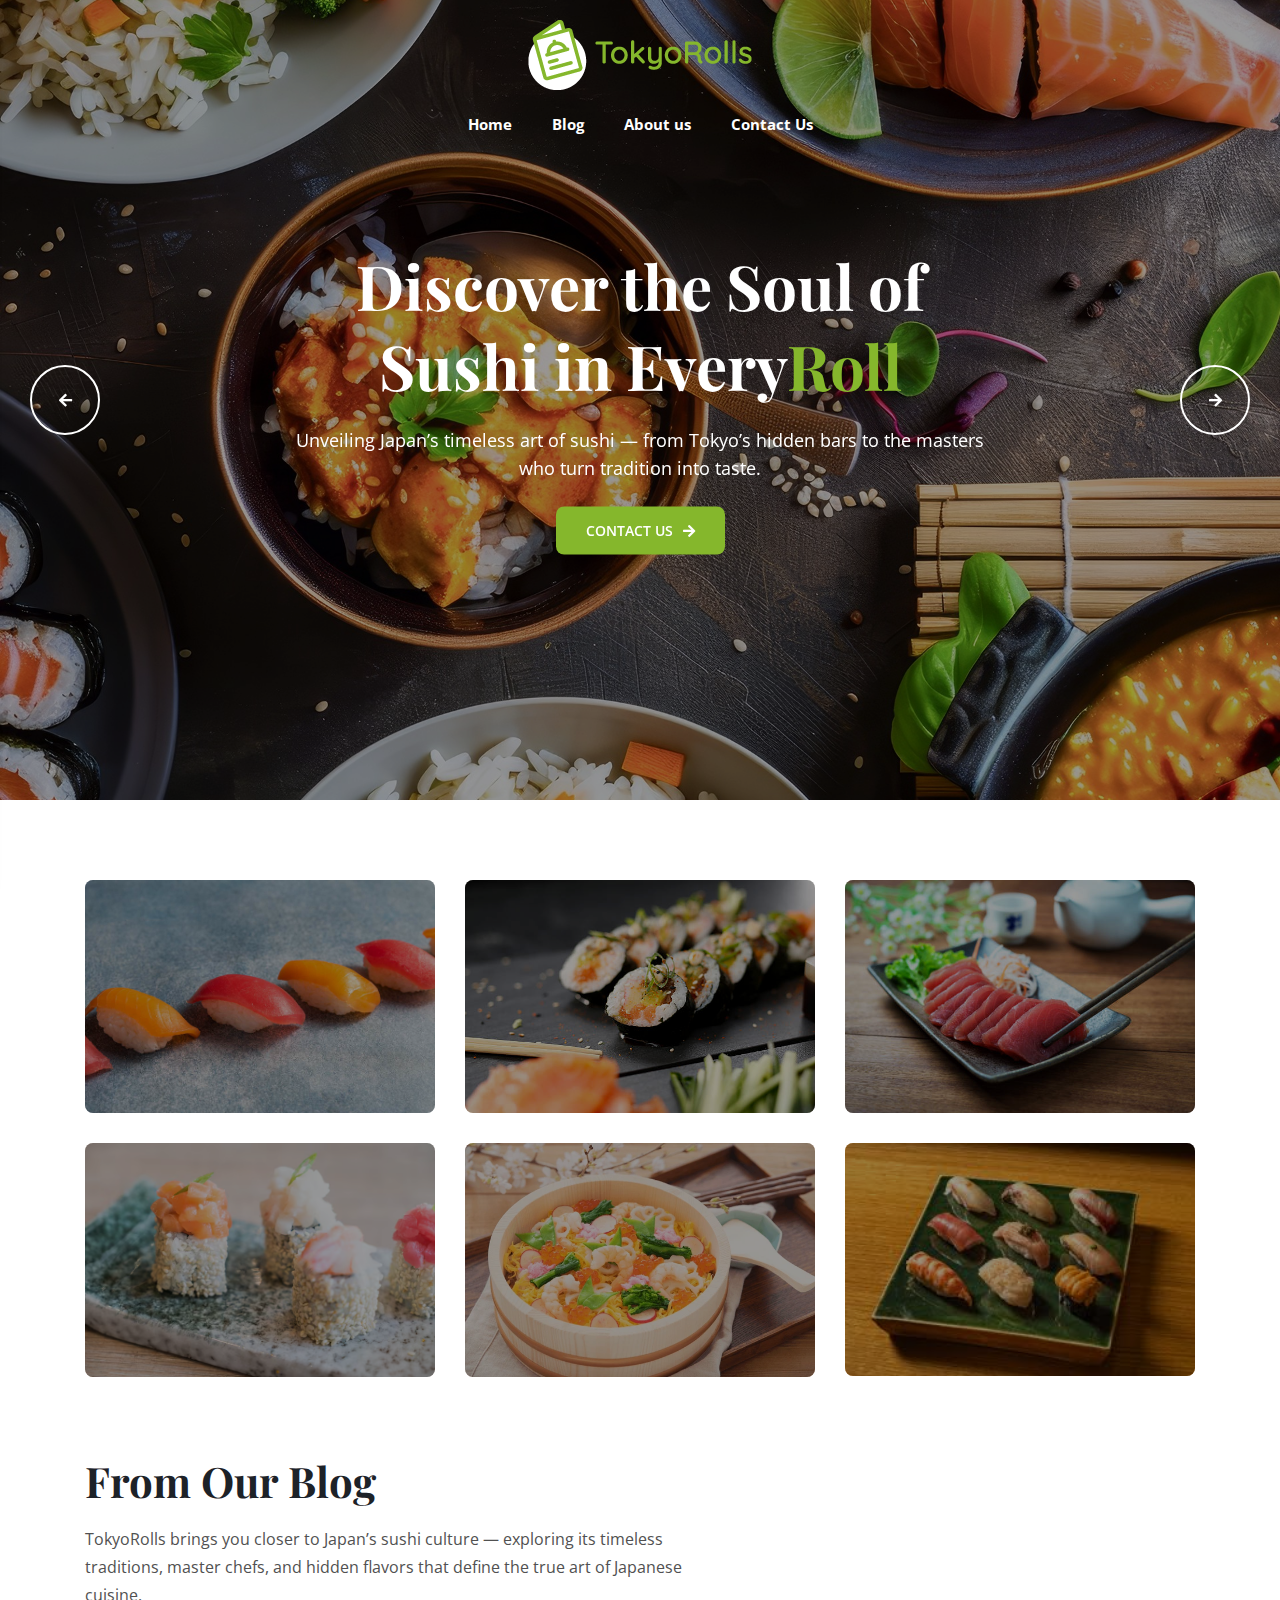
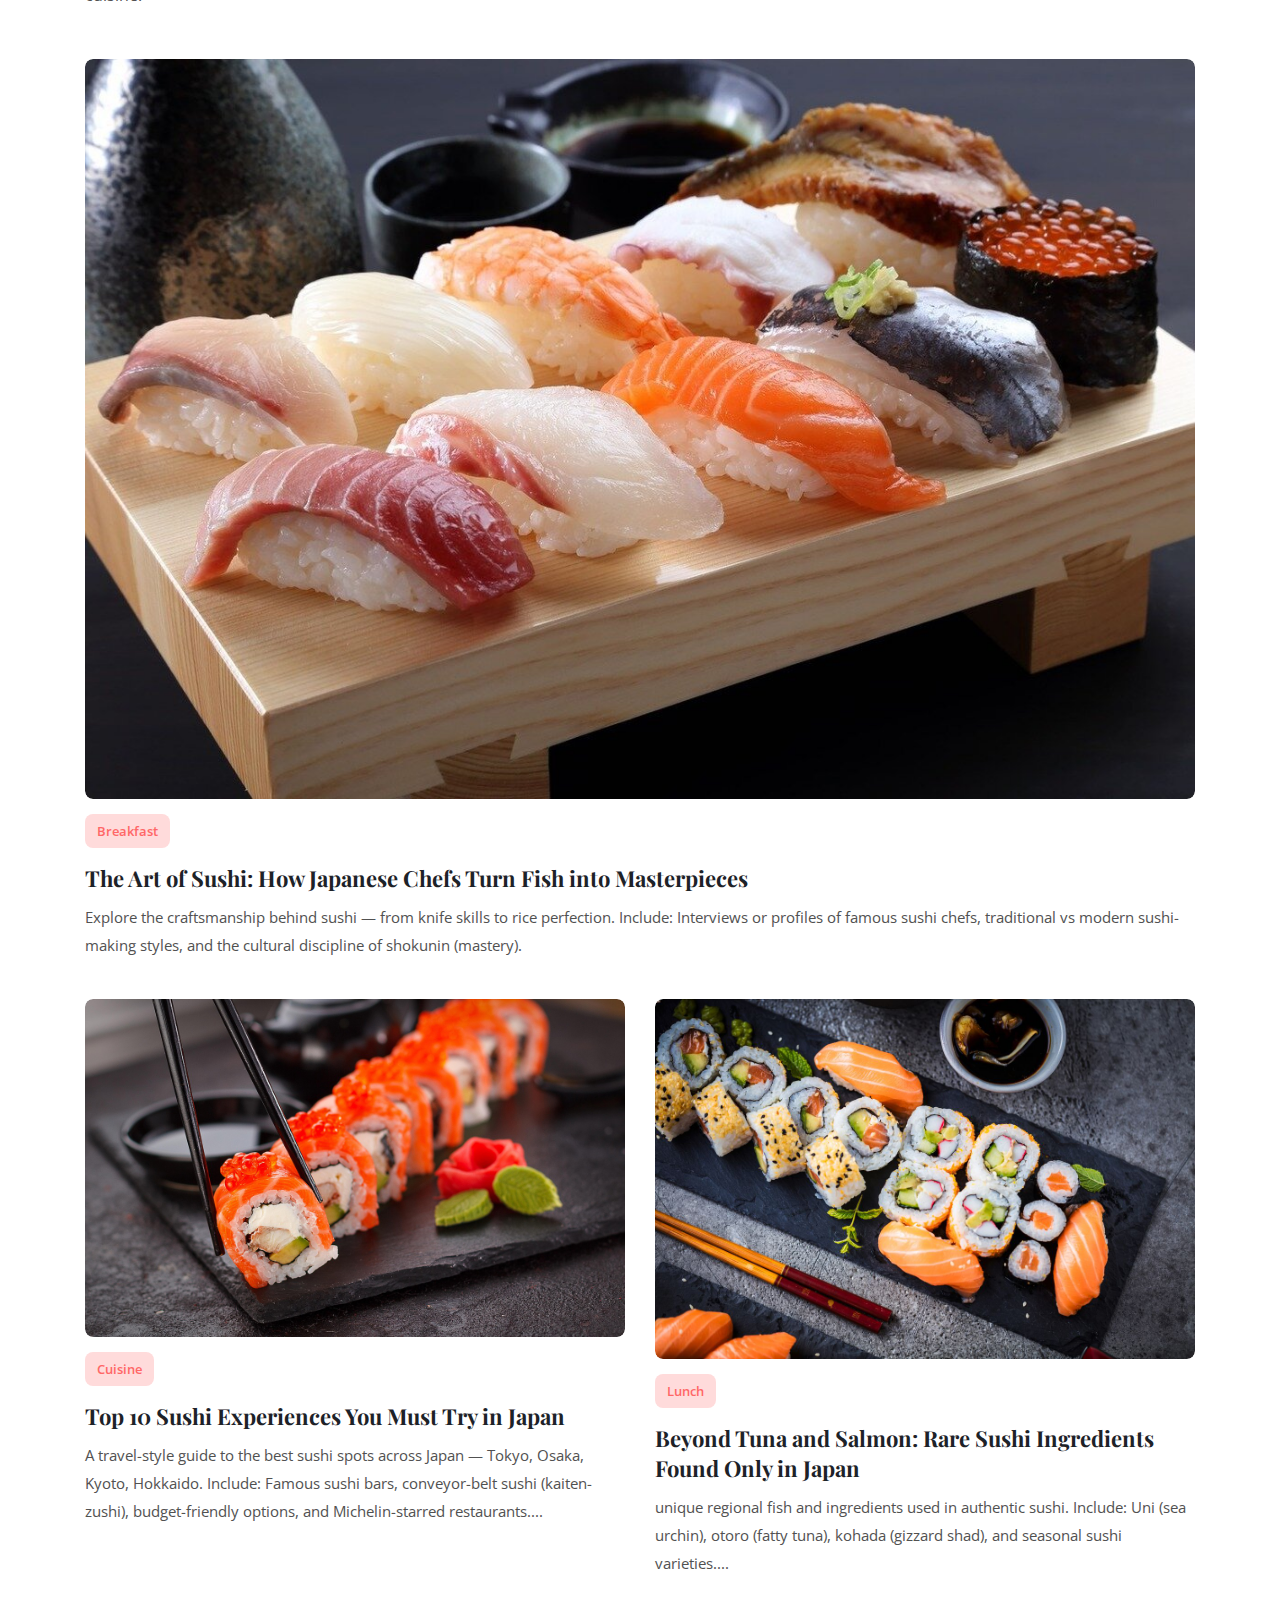
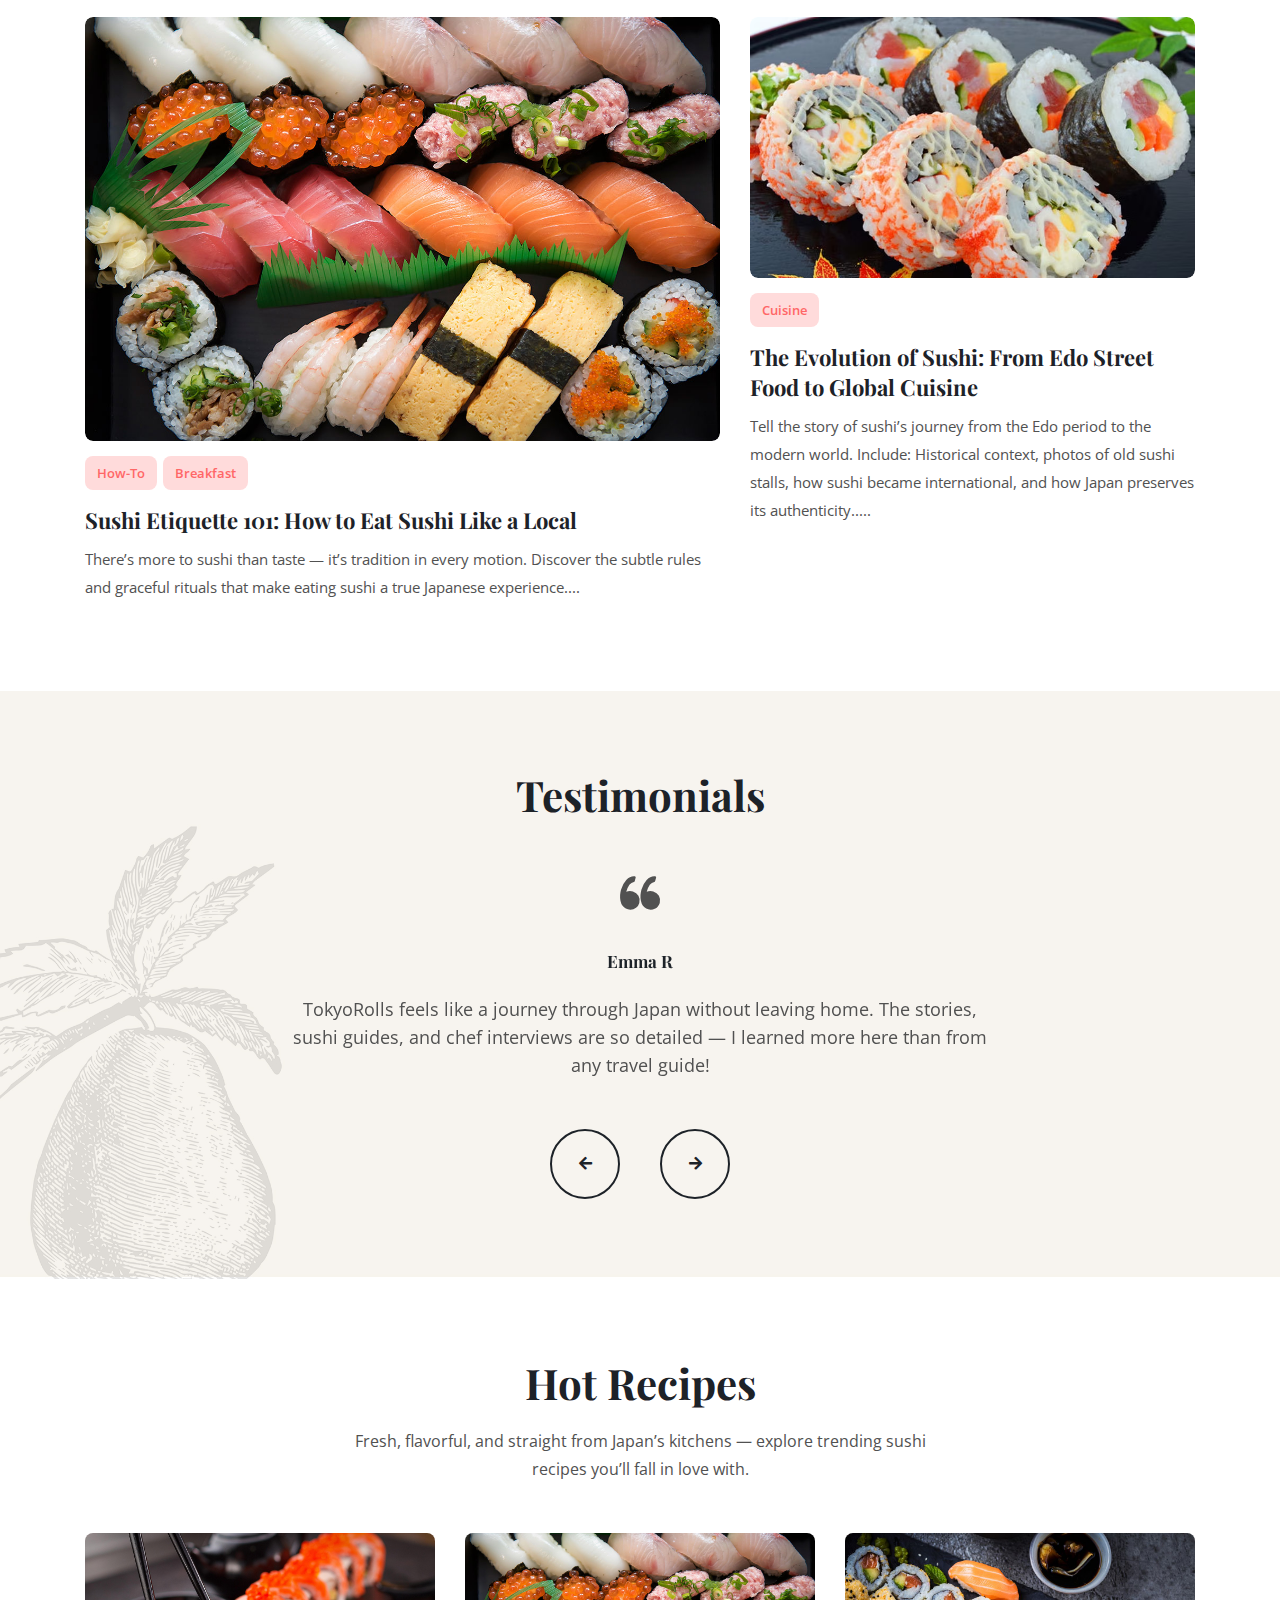
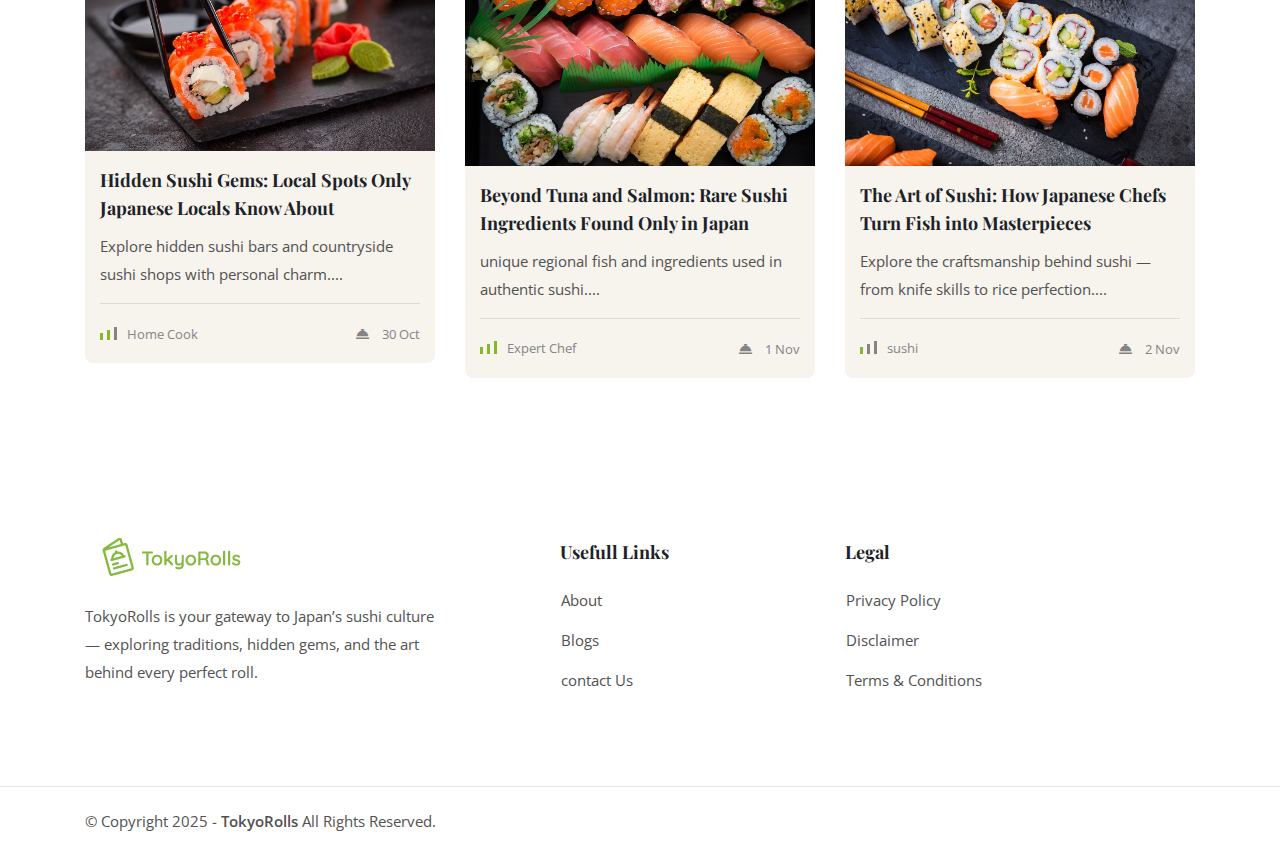
<file: index.html>
<!DOCTYPE html>
<html lang="en" dir="ltr">

<head>
  <meta charset="utf-8">
  <meta name="viewport" content="width=device-width, initial-scale=1.0">
  <title>TokyoRolls - Home</title>

  <!-- Vendor Stylesheets -->
  <link rel="stylesheet" href="assets/css/plugins/bootstrap.min.css">
  <link rel="stylesheet" href="assets/css/plugins/animate.min.css">
  <link rel="stylesheet" href="assets/css/plugins/magnific-popup.css">
  <link rel="stylesheet" href="assets/css/plugins/slick.css">
  <link rel="stylesheet" href="assets/css/plugins/slick-theme.css">
  <!-- Icon Fonts -->
  <link rel="stylesheet" href="assets/fonts/flaticon/flaticon.css">
  <link rel="stylesheet" href="assets/fonts/font-awesome/css/all.min.css">

  <!-- TokyoRolls Style sheet -->
  <link rel="stylesheet" href="assets/css/style.css">
  <!-- Favicon -->
  <link rel="icon" type="image/png" sizes="32x32" href="favicon.ico">

</head>

<body>


  <!-- Aside (Mobile Navigation) -->
  <aside class="main-aside">
    <a class="navbar-brand" href="index.html"> <img src="assets/img/logo.png" alt="logo"> </a>

    <div class="aside-scroll">
      <ul>
        <li class="menu-item">
          <a href="index.html">Home</a>

        </li>
        <li class="menu-item">
          <a href="blog-grid.html">Blog</a>
        </li>
        <li class="menu-item">
          <a href="about-us.html">About Us</a>
        <li class="menu-item">
          <a href="contact-us.html">Contact Us</a>
        </li>
      </ul>

    </div>

  </aside>
  <div class="aside-overlay aside-trigger"></div>

  <!-- Header Start -->
  <header class="main-header header-2 header-absolute">
    <nav class="navbar">
      <div class="container">
        <!-- Logo -->
        <a class="navbar-brand" href="index.html"> <img src="assets/img/logo-lg-light.png" alt="logo"> </a>
        <!-- Menu -->
        <ul class="navbar-nav">
          <li class="menu-item">
            <a href="index.html">Home</a>
          </li>
          <li class="menu-item">
            <a href="blog-grid.html">Blog</a>
          </li>
          <li class="menu-item">
            <a href="about-us.html">About us</a>
          </li>
          <li class="menu-item">
            <a href="contact-us.html">Contact Us</a>
          </li>
        </ul>

        <!-- Toggler -->
        <div class="aside-toggler aside-trigger">
          <span></span>
          <span></span>
          <span></span>
        </div>

      </div>
    </nav>
  </header>
  <!-- Header End -->

  <!-- Banner Start -->
  <div class="banner dark-overlay" style="background-image: url('assets/img/banner/1.jpg')">

    <!-- Prev Arrow -->
    <i class="slider-prev fas fa-arrow-left slick-arrow"></i>
    <div class="container">

      <div class="banner-slider">
        <div class="banner-item text-center">
          <div class="banner-inner">
            <h1 class="title text-white">Discover the Soul of Sushi in Every<span class="custom-primary">Roll</span> </h1>
            <p class="subtitle text-white">Unveiling Japan’s timeless art of sushi — from Tokyo’s hidden bars to the masters who turn tradition into taste.</p>
            <a href="contact-us.html" class="btn-custom primary shadow-none">Contact Us<i class="fas fa-arrow-right"></i> </a>
          </div>
        </div>
        <div class="banner-item text-center">
          <div class="banner-inner">
            <h1 class="title text-white">Rolling Through  <span class="custom-primary">Japan’s</span> Sushi Culture</h1>
            <p class="subtitle text-white">Dive into the world of authentic sushi — chef stories, secret spots, and the evolution of Japan’s most beloved dish.</p>
            <a href="contact-us.html" class="btn-custom primary shadow-none">Contact Us <i class="fas fa-arrow-right"></i></a>
          </div>
        </div>
        <div class="banner-item text-center">
          <div class="banner-inner">
            <h1 class="title text-white"><span class="custom-primary">Where Tradition Meets Taste</span> : The Story of Sushi</h1>
            <p class="subtitle text-white">Journey through Japan’s culinary heart as we explore the artistry, heritage, and flavors behind every perfect bite.</p>
            <a href="blog-grid.html" class="btn-custom primary shadow-none">Visit My Blogs <i class="fas fa-arrow-right"></i></a>
          </div>
        </div>
      </div>

    </div>
    <!-- Next Arrow -->
    <i class="slider-next fas fa-arrow-right slick-arrow"></i>
  </div>
  <!-- Banner End -->

  <!-- Categories Section Start -->
  <div class="section section-padding ct-categories ct-categories-2">
    <div class="container">
      <div class="row">
        <div class="col-lg-4 col-md-4 col-sm-6">
          <a href="blog-grid.html" class="ct-category">
            <div class="ct-category-img">
              <img src="assets/img/categories/breakfast.jpg" alt="category">
            </div>
            <div class="ct-category-info">
              <h5>Nigiri</h5>
            </div>
          </a>
        </div>
        <div class="col-lg-4 col-md-4 col-sm-6">
          <a href="blog-grid.html" class="ct-category">
            <div class="ct-category-img">
              <img src="assets/img/categories/quick-food.jpg" alt="category">
            </div>
            <div class="ct-category-info">
              <h5>Maki</h5>
            </div>
          </a>
        </div>
        <div class="col-lg-4 col-md-4 col-sm-6">
          <a href="blog-grid.html" class="ct-category">
            <div class="ct-category-img">
              <img src="assets/img/categories/cuisine.jpg" alt="category">
            </div>
            <div class="ct-category-info">
              <h5>Sashimi</h5>
            </div>
          </a>
        </div>
        <div class="col-lg-4 col-md-4 col-sm-6">
          <a href="blog-grid.html" class="ct-category">
            <div class="ct-category-img">
              <img src="assets/img/categories/vegan.jpg" alt="category">
            </div>
            <div class="ct-category-info">
              <h5>Temaki</h5>
            </div>
          </a>
        </div>
        <div class="col-lg-4 col-md-4 col-sm-6">
          <a href="blog-grid.html" class="ct-category">
            <div class="ct-category-img">
              <img src="assets/img/categories/dairy.jpg" alt="category">
            </div>
            <div class="ct-category-info">
              <h5>Chirashi</h5>
            </div>
          </a>
        </div>
        <div class="col-lg-4 col-md-4 col-sm-6">
          <a href="blog-grid.html" class="ct-category">
            <div class="ct-category-img">
              <img src="assets/img/categories/desserts.jpg" alt="category">
            </div>
            <div class="ct-category-info">
              <h5>Omakase</h5>
            </div>
          </a>
        </div>
      </div>
    </div>
  </div>
  <!-- Categories Section End -->

  <!-- Blog Posts Start -->
  <section class="section pt-0 section-padding posts">
    <div class="container">
      <div class="section-title-wrap section-header">
        <h2 class="title">From Our Blog </h2>
        <p class="subtitle">
          TokyoRolls brings you closer to Japan’s sushi culture — exploring its timeless traditions, master chefs, and hidden flavors that define the true art of Japanese cuisine.
        </p>
      </div>
      <div class="row">

        <!-- Post Start -->
        <div class="col-lg-12">
          <article class="post">
            <div class="post-thumbnail">
              <a href="The-art-of-sushi.html"><img src="assets/img/blog/1.jpg" alt="blog post"></a>
              <div class="post-meta">
                <span>October 30, 2025</span>
                <span>Posted by TokyoRolls</span>
              </div>
            </div>
            <div class="post-categories">
              <a href="blog-grid.html">Breakfast</a>
            </div>
            <div class="post-body">
              <h5 class="post-title"> <a href="The-art-of-sushi.html">The Art of Sushi: How Japanese Chefs Turn Fish into Masterpieces</a> </h5>
              <p class="post-text">
                Explore the craftsmanship behind sushi — from knife skills to rice perfection.
                Include: Interviews or profiles of famous sushi chefs, traditional vs modern sushi-making styles, and the cultural discipline of shokunin (mastery).

              </p>
            </div>
          </article>
        </div>
        <!-- Post End -->

        <!-- Post Start -->
        <div class="col-lg-6 col-md-6">
          <article class="post">
            <div class="post-thumbnail">
              <a href="Top-10-sushi-experiences-you-must-try-in-japan.html">
                <img src="assets/img/blog/5.jpg" alt="blog post">
              </a>
              <div class="post-meta">
                <span>October 29, 2025</span>
                <span>Posted by TokyoRolls</span>
              </div>
            </div>
            <div class="post-categories">
              <a href="blog-grid.html">Cuisine</a>
            </div>
            <div class="post-body">
              <h5 class="post-title"> <a href="Top-10-sushi-experiences-you-must-try-in-japan.html">Top 10 Sushi Experiences You Must Try in Japan</a> </h5>
              <p class="post-text">A travel-style guide to the best sushi spots across Japan — Tokyo, Osaka, Kyoto, Hokkaido. Include: Famous sushi bars, conveyor-belt sushi (kaiten-zushi), budget-friendly options, and Michelin-starred restaurants....</p>
            </div>
          </article>
        </div>
        <!-- Post End -->

        <!-- Post Start -->
        <div class="col-lg-6 col-md-6">
          <article class="post">
            <div class="post-thumbnail">
              <a href="Beyond-tuna-and-salmon.html"><img src="assets/img/blog/4.jpg" alt="blog post"></a>
              <div class="post-meta">
                <span>October 26, 2025</span>
                <span>Posted by TokyoRolls</span>
              </div>
            </div>
            <div class="post-categories">
              <a href="blog-grid.html">Lunch</a>
            </div>
            <div class="post-body">
              <h5 class="post-title"> <a href="Beyond-tuna-and-salmon.html">Beyond Tuna and Salmon: Rare Sushi Ingredients Found Only in Japan </a> </h5>
              <p class="post-text">unique regional fish and ingredients used in authentic sushi. Include: Uni (sea urchin), otoro (fatty tuna), kohada (gizzard shad), and seasonal sushi varieties....</p>
            </div>
          </article>
        </div>
        <!-- Post End -->

        <!-- Post Start -->
        <div class="col-lg-7 col-md-6">
          <article class="post post-format-video">
            <div class="post-thumbnail">
              <a href="Sushi-etiquette-101-how-to-eat-sushi-like-a-local.html"><img src="assets/img/blog/3.jpg" alt="blog post"></a>
              <div class="post-meta">
                <span>October 29, 2025</span>
                <span>Posted by TokyoRolls</span>
              </div>
              
            </div>
            <div class="post-categories">
              <a href="blog-grid.html">How-To</a>
              <a href="blog-grid.html">Breakfast</a>
            </div>
            <div class="post-body">
              <h5 class="post-title"> <a href="Sushi-etiquette-101-how-to-eat-sushi-like-a-local.html">Sushi Etiquette 101: How to Eat Sushi Like a Local</a> </h5>
              <p class="post-text">There’s more to sushi than taste — it’s tradition in every motion. Discover the subtle rules and graceful rituals that make eating sushi a true Japanese experience....</p>
            </div>
          </article>
        </div>
        <!-- Post End -->

        <!-- Post Start -->
        <div class="col-lg-5 col-md-6">
          <article class="post">
            <div class="post-thumbnail">
              <a href="The-evolution-of-sushi.html"><img src="assets/img/blog/8.jpg" alt="blog post"></a>
              <div class="post-meta">
                <span>October 26, 2025</span>
                <span>Posted by TokyoRolls</span>
              </div>
            </div>
            <div class="post-categories">
              <a href="#">Cuisine</a>
            </div>
            <div class="post-body">
              <h5 class="post-title"> <a href="The-evolution-of-sushi.html">The Evolution of Sushi: From Edo Street Food to Global Cuisine</a> </h5>
              <p class="post-text">Tell the story of sushi’s journey from the Edo period to the modern world. Include: Historical context, photos of old sushi stalls, how sushi became international, and how Japan preserves its authenticity.....</p>
            </div>
          </article>
        </div>
        <!-- Post End -->

      </div>
    </div>
  </section>
  <!-- Blog Posts End -->

  <!-- Testimonials Start -->
  <section class="section light-bg bg-cover" style="background-image:url('assets/img/bg/2.jpg')">
    <div class="container">
      <div class="section-title-wrap section-header text-center">
        <h2 class="title">Testimonials</h2>
      </div>

      <div class="ct-testimonials">
        <div class="ct-testimonials-slider">
          <div class="ct-testimonial-item">
            <div class="ct-testimonial-item-inner">
              <i class="flaticon-left-quote"></i>
              <span>Emma R</span>
              <p>
                TokyoRolls feels like a journey through Japan without leaving home. The stories, sushi guides, and chef interviews are so detailed — I learned more here than from any travel guide!
              </p>
            </div>
          </div>
          <div class="ct-testimonial-item">
            <div class="ct-testimonial-item-inner">
              <i class="flaticon-left-quote"></i>
              <span>Hiroshi Tanaka</span>
              <p>
               "As someone who grew up in Japan, I’m impressed by how beautifully TokyoRolls captures our sushi culture. It’s authentic, respectful, and makes me proud to share it with friends abroad."
              </p>
            </div>
          </div>
        </div>
        <div class="ct-arrows">
          <i class="slider-prev fas fa-arrow-left slick-arrow"></i>
          <i class="slider-next fas fa-arrow-right slick-arrow"></i>
        </div>
      </div>

    </div>
  </section>
  <!-- Testimonials End -->

  <!-- Recipes Start -->
  <section class="section section-padding">
    <div class="container">
      <div class="section-title-wrap section-header text-center">
        <h2 class="title">Hot Recipes</h2>
        <p class="subtitle">
          Fresh, flavorful, and straight from Japan’s kitchens — explore trending sushi recipes you’ll fall in love with.
        </p>
      </div>

      <div class="row">
        <div class="col-lg-4 col-md-6">
          <div class="recipe">
            <div class="recipe-thumbnail">
              <a href="recipe-details.html">
                <img src="assets/img/blog/5.jpg" alt="blog post">
              </a>
            </div>
            <div class="recipe-body">
              <h5 class="recipe-title"> <a href="Hidden-sushi-gems.html">Hidden Sushi Gems: Local Spots Only Japanese Locals Know About </a> </h5>
              <p class="recipe-text">Explore hidden sushi bars and countryside sushi shops with personal charm....</p>
              <div class="recipe-meta">
                <div class="recipe-difficulty">
                  <div class="recipe-difficulty-inner">
                    <span class="active"></span>
                    <span class="active"></span>
                    <span></span>
                  </div>
                  <span>Home Cook</span>
                </div>
                <div class="recipe-steps">
                  <span><i class="fas fa-concierge-bell"></i> 30 Oct</span>
                </div>
              </div>
            </div>
          </div>
        </div>
        <div class="col-lg-4 col-md-6">
          <div class="recipe">
            <div class="recipe-thumbnail">
              <a href="recipe-details.html">
                <img src="assets/img/blog/3.jpg" alt="blog post">
              </a>
            </div>
            <div class="recipe-body">
              <h5 class="recipe-title"> <a href="Beyond-tuna-and-salmon.html">Beyond Tuna and Salmon: Rare Sushi Ingredients Found Only in Japan </a> </h5>
              <p class="recipe-text">unique regional fish and ingredients used in authentic sushi....</p>
              <div class="recipe-meta">
                <div class="recipe-difficulty">
                  <div class="recipe-difficulty-inner">
                    <span class="active"></span>
                    <span class="active"></span>
                    <span class="active"></span>
                  </div>
                  <span>Expert Chef</span>
                </div>
                <div class="recipe-steps">
                  <span><i class="fas fa-concierge-bell"></i> 1 Nov</span>
                </div>
              </div>
            </div>
          </div>
        </div>
        <div class="col-lg-4 col-md-6">
          <div class="recipe">
            <div class="recipe-thumbnail">
              <a href="recipe-details.html">
                <img src="assets/img/blog/4.jpg" alt="blog post">
              </a>
            </div>
            <div class="recipe-body">
              <h5 class="recipe-title"> <a href="recipe-details.html">The Art of Sushi: How Japanese Chefs Turn Fish into Masterpieces </a> </h5>
              <p class="recipe-text">Explore the craftsmanship behind sushi — from knife skills to rice perfection....</p>
              <div class="recipe-meta">
                <div class="recipe-difficulty">
                  <div class="recipe-difficulty-inner">
                    <span class="active"></span>
                    <span></span>
                    <span></span>
                  </div>
                  <span>sushi</span>
                </div>
                <div class="recipe-steps">
                  <span><i class="fas fa-concierge-bell"></i> 2 Nov</span>
                </div>
              </div>
            </div>
          </div>
        </div>
      </div>

    </div>
  </section>
  <!-- Recipes End -->

  <!-- Footer Start -->
  <footer class="ct-footer">
    <div class="container">
      <div class="row">
        <div class="col-lg-4 col-md-4 col-sm-12 footer-widget">
          <div class="footer-logo"> <img src="assets/img/logo.png" alt="TokyoRolls"> </div>
          <p>TokyoRolls is your gateway to Japan’s sushi culture — exploring traditions, hidden gems, and the art behind every perfect roll.</p>
        </div>
        <div class="offset-lg-1 offset-md-1 col-lg-3 col-md-3 col-sm-6 footer-widget">
          <h5 class="widget-title">Usefull Links</h5>
          <ul>
            <li> <a href="about-us.html">About</a> </li>
            <li> <a href="blog-grid.html">Blogs</a> </li>
            <li> <a href="contact-us.html">contact Us</a> </li>
          </ul>
        </div>
        <div class="col-lg-4 col-md-3 col-sm-6 footer-widget">
          <h5 class="widget-title">Legal</h5>
          <ul>
            <li> <a href="privacy.html">Privacy Policy</a> </li>
            <li> <a href="disclaimer.html">Disclaimer</a> </li>
            <li> <a href="terms.html">Terms & Conditions</a> </li>
          </ul>

        </div>
      </div>
    </div>
    <div class="footer-bottom">
      <div class="container">
        <p class="m-0">&copy; Copyright 2025 - <a href="index.html">TokyoRolls</a> All Rights Reserved.</p>
      </div>
    </div>

  </footer>
  <!-- Footer End -->

  <!-- Vendor Scripts -->
  <script src="assets/js/plugins/jquery-3.4.1.min.js"></script>
  <script src="assets/js/plugins/popper.min.js"></script>
  <script src="assets/js/plugins/waypoint.js"></script>
  <script src="assets/js/plugins/bootstrap.min.js"></script>
  <script src="assets/js/plugins/jquery.magnific-popup.min.js"></script>
  <script src="assets/js/plugins/jquery.slimScroll.min.js"></script>
  <script src="assets/js/plugins/imagesloaded.min.js"></script>
  <script src="assets/js/plugins/jquery.steps.min.js"></script>
  <script src="assets/js/plugins/jquery.countdown.min.js"></script>
  <script src="assets/js/plugins/isotope.pkgd.min.js"></script>
  <script src="assets/js/plugins/slick.min.js"></script>

  <!-- TokyoRolls Scripts -->
  <script src="assets/js/main.js"></script>

</body>

</html>
</file>
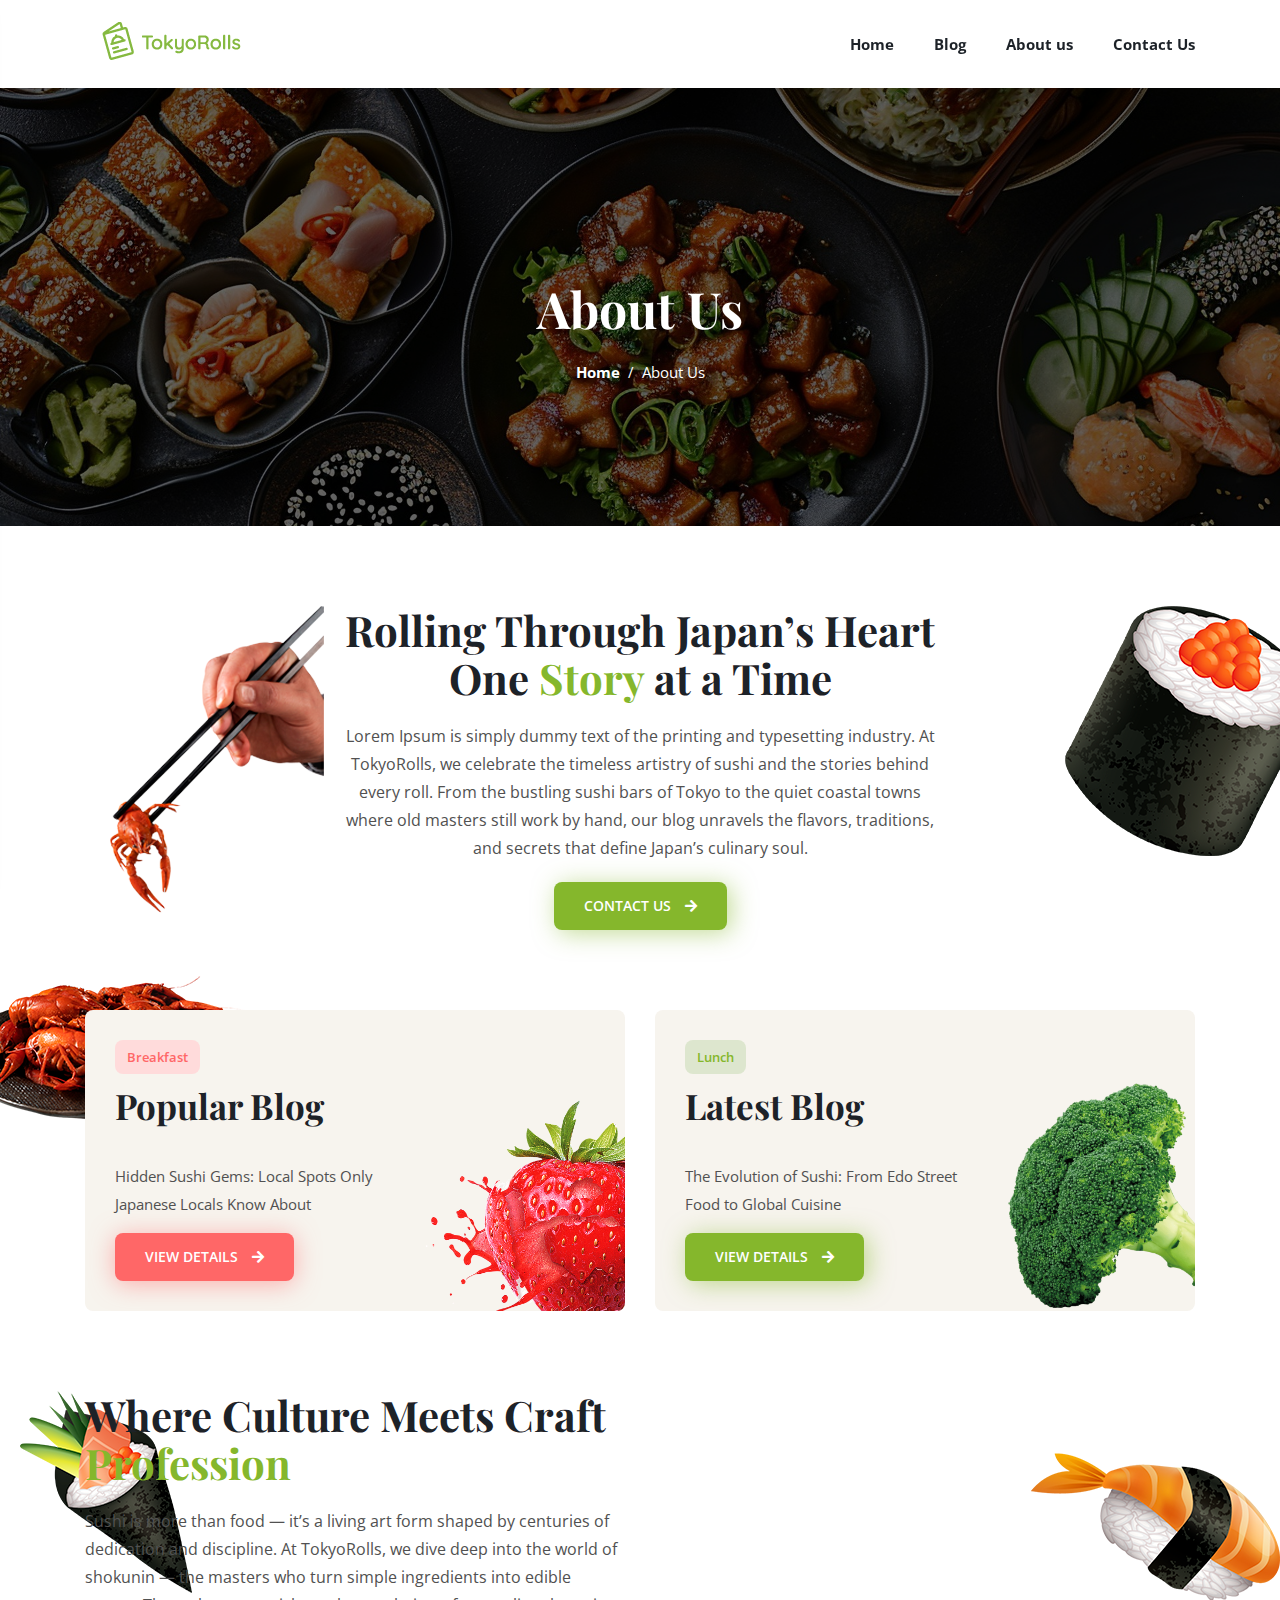
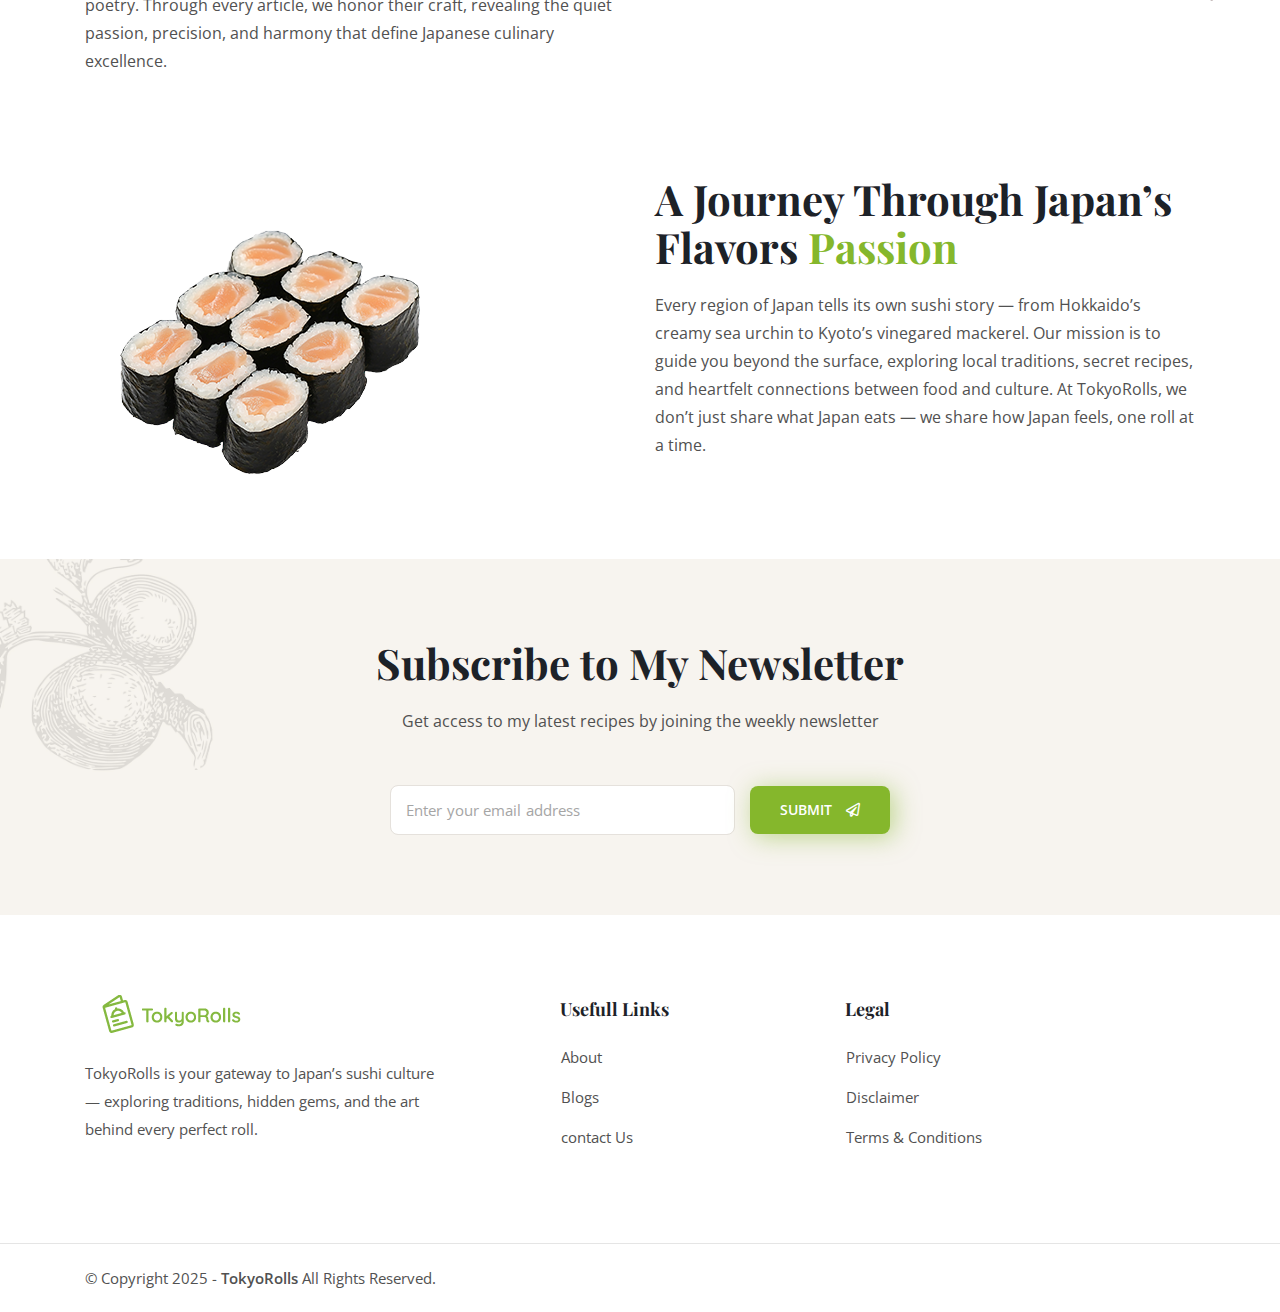
<file: about-us.html>
<!DOCTYPE html>
<html lang="en" dir="ltr">

<head>
  <meta charset="utf-8">
  <meta name="viewport" content="width=device-width, initial-scale=1.0">
  <title>TokyoRolls - About Us</title>

  <!-- Vendor Stylesheets -->
  <link rel="stylesheet" href="assets/css/plugins/bootstrap.min.css">
  <link rel="stylesheet" href="assets/css/plugins/animate.min.css">
  <link rel="stylesheet" href="assets/css/plugins/magnific-popup.css">
  <link rel="stylesheet" href="assets/css/plugins/slick.css">
  <link rel="stylesheet" href="assets/css/plugins/slick-theme.css">
  <!-- Icon Fonts -->
  <link rel="stylesheet" href="assets/fonts/flaticon/flaticon.css">
  <link rel="stylesheet" href="assets/fonts/font-awesome/css/all.min.css">

  <!-- Cookiteer Style sheet -->
  <link rel="stylesheet" href="assets/css/style.css">
  <!-- Favicon -->
  <link rel="icon" type="image/png" sizes="32x32" href="favicon.ico">

</head>

<body>


  <!-- Aside (Mobile Navigation) -->
  <aside class="main-aside">
    <a class="navbar-brand" href="index.html"> <img src="assets/img/logo.png" alt="logo"> </a>

    <div class="aside-scroll">
      <ul>
        <li class="menu-item">
          <a href="index.html">Home</a>

        </li>
        <li class="menu-item">
          <a href="blog-grid.html">Blog</a>
        </li>
        <li class="menu-item">
          <a href="about-us.html">About Us</a>
        <li class="menu-item">
          <a href="contact-us.html">Contact Us</a>
        </li>
      </ul>

    </div>

  </aside>
  <div class="aside-overlay aside-trigger"></div>

  <!-- Header Start -->
  <header class="main-header header-1 can-sticky">
    <nav class="navbar">
      <div class="container">
        <!-- Logo -->
        <a class="navbar-brand" href="index.html"> <img src="assets/img/logo.png" alt="logo"> </a>
        <!-- Menu -->
        <ul class="navbar-nav">
          <li class="menu-item menu-item-has-children">
            <a href="index.html">Home</a>
          </li>
          <li class="menu-item menu-item-has-children">
            <a href="blog-grid.html">Blog</a>
          </li>
          <li class="menu-item menu-item-has-children">
            <a href="about-us.html">About us</a>
          </li>
          <li class="menu-item">
            <a href="contact-us.html">Contact Us</a>
          </li>
        </ul>

      </div>
    </nav>

    <!-- Search Form Start-->
    <div class="search-form-wrapper">
      <div class="search-trigger close-btn">
        <span></span>
        <span></span>
      </div>
      <form class="search-form" method="post">
        <input type="text" placeholder="Search..." value="">
        <button type="submit" class="search-btn">
          <i class="flaticon-magnifying-glass"></i>
        </button>
      </form>
    </div>
    <!-- Search Form End-->


  </header>
  <!-- Header End -->

  <!-- Subheader Start -->
  <div class="subheader bg-cover dark-overlay dark-overlay-2" style="background-image: url('assets/img/subheader.jpg')">
    <div class="container">
      <div class="subheader-inner">
        <h1>About Us</h1>
        <nav aria-label="breadcrumb">
          <ol class="breadcrumb">
            <li class="breadcrumb-item"><a href="index.html">Home</a></li>
            <li class="breadcrumb-item active" aria-current="page">About Us</li>
          </ol>
        </nav>
      </div>
    </div>
  </div>
  <!-- Subheader End -->

  <!-- About Us Start -->
  <section class="section">
    <div class="imgs-wrapper">
      <img src="assets/img/veg/6.png" alt="veg" class="d-none d-lg-block">
      <img src="assets/img/veg/9.png" alt="veg" class="d-none d-lg-block">
    </div>
    <div class="container">

      <div class="section-title-wrap text-center">
        <h2 class="title">Rolling Through Japan’s Heart <br> One <span class="custom-primary">Story</span> at a Time</h2>
        <p class="subtitle">
          Lorem Ipsum is simply dummy text of the printing and typesetting industry. At TokyoRolls, we celebrate the timeless artistry of sushi and the stories behind every roll. From the bustling sushi bars of Tokyo to the quiet coastal towns where old masters still work by hand, our blog unravels the flavors, traditions, and secrets that define Japan’s culinary soul.
        </p>
        <a href="contact-us.html" class="btn-custom primary"> Contact Us <i class="fas fa-arrow-right"></i> </a>
      </div>

    </div>
  </section>
  <!-- About Us End -->

  <!-- CTA Start -->
  <section class="section section-padding pt-0">
    <div class="container">
      <div class="row">
        <div class="col-lg-6">
          <div class="cta-item item-1">
            <div class="cta-item-inner">
              <span class="custom-secondary">Breakfast</span>
              <h3>Popular Blog</h3>
              <p>Hidden Sushi Gems: Local Spots Only Japanese Locals Know About</p>
              <a href="Hidden-sushi-gems.html" class="btn-custom secondary"> View Details <i
                  class="fas fa-arrow-right"></i> </a>
            </div>
            <img src="assets/img/categories/png-1.png" alt="cta">
          </div>
        </div>
        <div class="col-lg-6">
          <div class="cta-item item-2">
            <div class="cta-item-inner">
              <span class="custom-primary">Lunch</span>
              <h3>Latest Blog</h3>
              <p>The Evolution of Sushi: From Edo Street Food to Global Cuisine</p>
              <a href="The-evolution-of-sushi.html" class="btn-custom primary"> View Details <i class="fas fa-arrow-right"></i>
              </a>
            </div>
            <img src="assets/img/categories/png-2.png" alt="cta">
          </div>
        </div>
      </div>
    </div>
  </section>
  <!-- CTA End -->


  <!-- About us Start -->
  <section class="section pt-0">
    <div class="imgs-wrapper-2">
      <img src="assets/img/veg/3.png" alt="veg" class="d-none d-lg-block">
      <img src="assets/img/veg/5.png" alt="veg" class="d-none d-lg-block">
      <img src="assets/img/veg/8.png" alt="veg" class="d-none d-lg-block">
    </div>
    <div class="container">

      <div class="row">
        <div class="col-lg-6">
          <div class="section-title-wrap">
            <h2 class="title">Where Culture Meets Craft <span class="custom-primary">Profession</span> </h2>
            <p class="subtitle">
              Sushi is more than food — it’s a living art form shaped by centuries of dedication and discipline. At TokyoRolls, we dive deep into the world of shokunin — the masters who turn simple ingredients into edible poetry. Through every article, we honor their craft, revealing the quiet passion, precision, and harmony that define Japanese culinary excellence.
            </p>
          </div>
        </div>
        <div class="col-lg-6 d-none d-lg-block">
        </div>
      </div>

      <div class="section pb-0">
        <div class="row">
          <div class="col-lg-6">
          </div>
          <div class="col-lg-6">
            <div class="section-title-wrap">
              <h2 class="title">A Journey Through Japan’s Flavors <span class="custom-primary">Passion</span> </h2>
              <p class="subtitle">
                Every region of Japan tells its own sushi story — from Hokkaido’s creamy sea urchin to Kyoto’s vinegared mackerel. Our mission is to guide you beyond the surface, exploring local traditions, secret recipes, and heartfelt connections between food and culture. At TokyoRolls, we don’t just share what Japan eats — we share how Japan feels, one roll at a time.
              </p>
            </div>
          </div>
        </div>
      </div>

    </div>
  </section>
  <!-- About us End -->

  <!-- Newsletter start -->
  <section class="section light-bg bg-cover" style="background-image:url('assets/img/bg/1.jpg')">
    <div class="container">
      <div class="section-title-wrap section-header text-center">
        <h2 class="title">Subscribe to My Newsletter</h2>
        <p class="subtitle">
          Get access to my latest recipes by joining the weekly newsletter
        </p>
      </div>

      <form class="ct-newsletter" method="post">
        <input type="email" class="form-control" placeholder="Enter your email address" value="">
        <button type="submit" class="btn-custom primary" name="button"> Submit <i class="far fa-paper-plane"></i>
        </button>
      </form>

    </div>
  </section>
  <!-- Newsletter End -->

  <!-- Footer Start -->
  <footer class="ct-footer">
    <div class="container">
      <div class="row">
        <div class="col-lg-4 col-md-4 col-sm-12 footer-widget">
          <div class="footer-logo"> <img src="assets/img/logo.png" alt="cookiteer"> </div>
          <p>TokyoRolls is your gateway to Japan’s sushi culture — exploring traditions, hidden gems, and the art behind every perfect roll.</p>
        </div>
        <div class="offset-lg-1 offset-md-1 col-lg-3 col-md-3 col-sm-6 footer-widget">
          <h5 class="widget-title">Usefull Links</h5>
          <ul>
            <li> <a href="about-us.html">About</a> </li>
            <li> <a href="blog-grid.html">Blogs</a> </li>
            <li> <a href="contact-us.html">contact Us</a> </li>
          </ul>
        </div>
        <div class="col-lg-4 col-md-3 col-sm-6 footer-widget">
          <h5 class="widget-title">Legal</h5>
          <ul>
            <li> <a href="privacy.html">Privacy Policy</a> </li>
            <li> <a href="disclaimer.html">Disclaimer</a> </li>
            <li> <a href="terms.html">Terms & Conditions</a> </li>
          </ul>

        </div>
      </div>
    </div>
    <div class="footer-bottom">
      <div class="container">
        <p class="m-0">&copy; Copyright 2025 - <a href="index.html">TokyoRolls</a> All Rights Reserved.</p>
      </div>
    </div>

  </footer>
  <!-- Footer End -->

  <!-- Vendor Scripts -->
  <script src="assets/js/plugins/jquery-3.4.1.min.js"></script>
  <script src="assets/js/plugins/popper.min.js"></script>
  <script src="assets/js/plugins/waypoint.js"></script>
  <script src="assets/js/plugins/bootstrap.min.js"></script>
  <script src="assets/js/plugins/jquery.magnific-popup.min.js"></script>
  <script src="assets/js/plugins/jquery.slimScroll.min.js"></script>
  <script src="assets/js/plugins/imagesloaded.min.js"></script>
  <script src="assets/js/plugins/jquery.steps.min.js"></script>
  <script src="assets/js/plugins/jquery.countdown.min.js"></script>
  <script src="assets/js/plugins/isotope.pkgd.min.js"></script>
  <script src="assets/js/plugins/slick.min.js"></script>

  <!-- Cookiteer Scripts -->
  <script src="assets/js/main.js"></script>

</body>

</html>
</file>
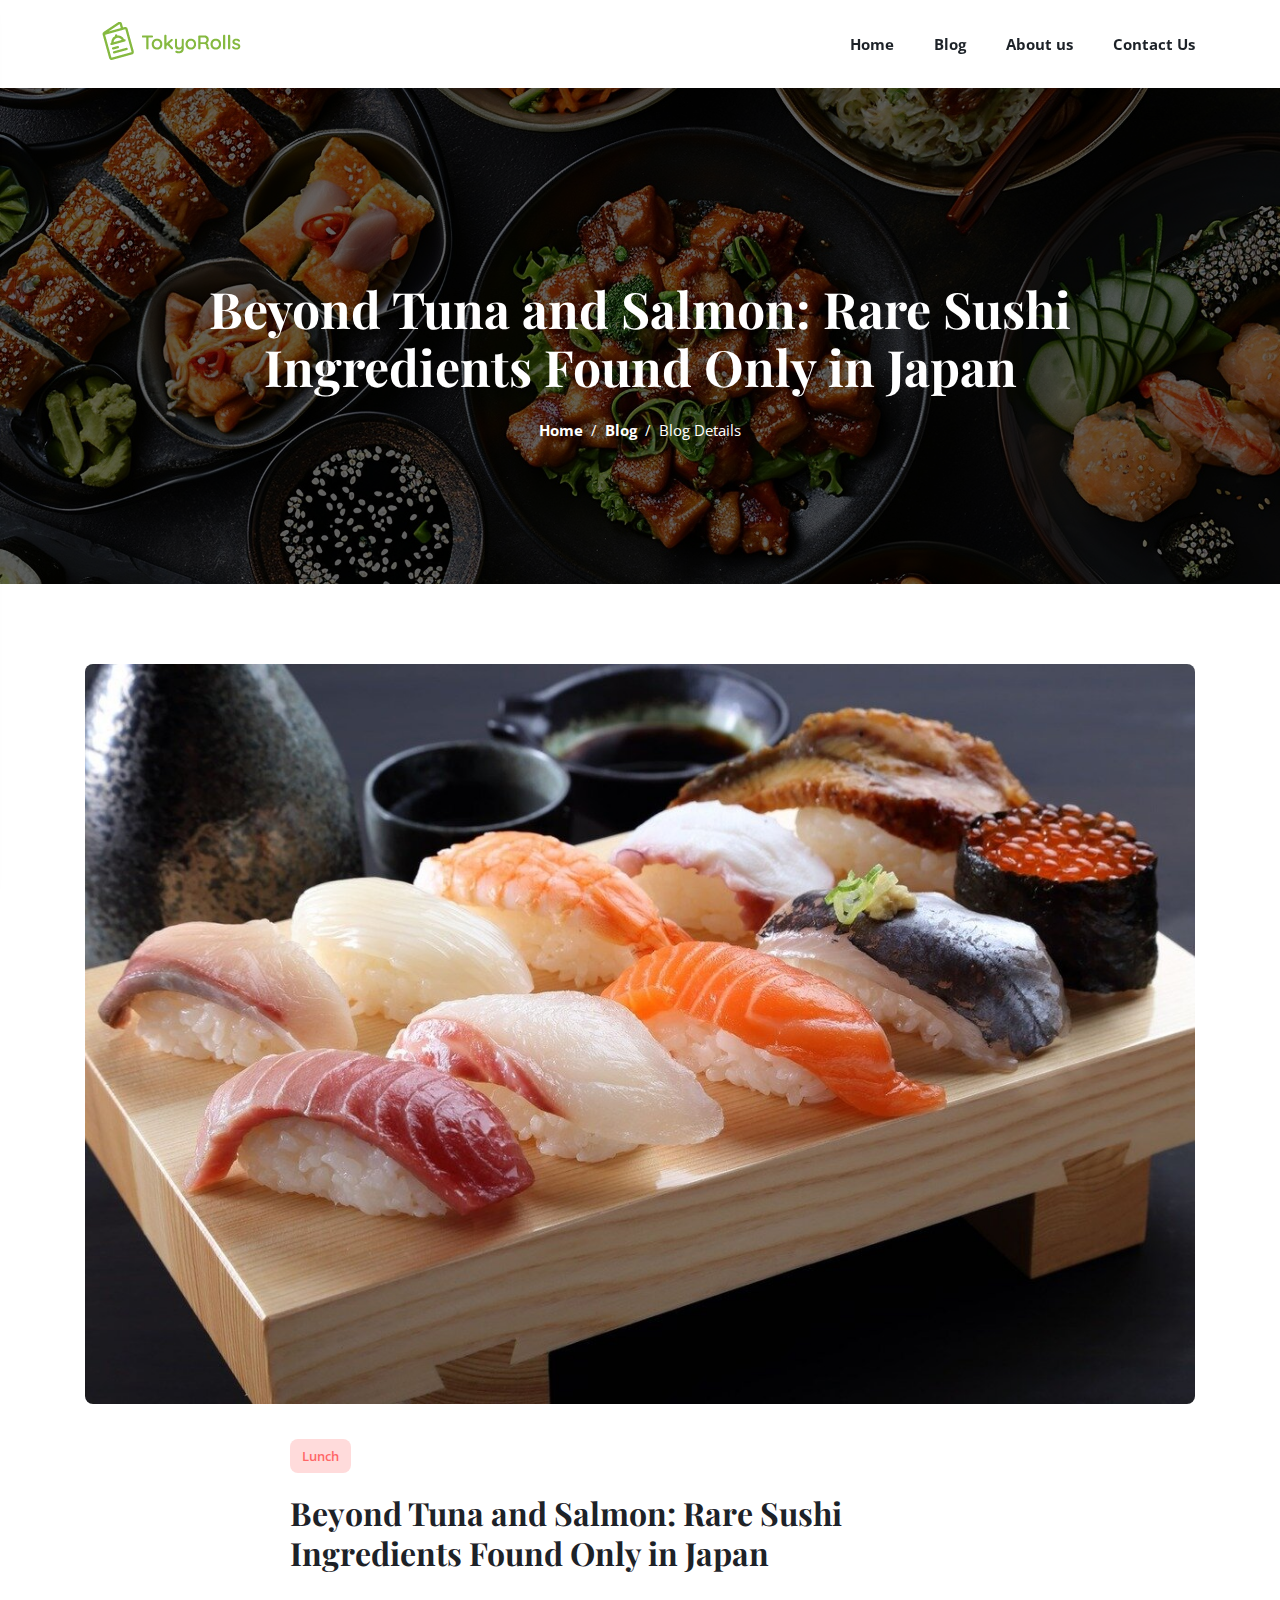
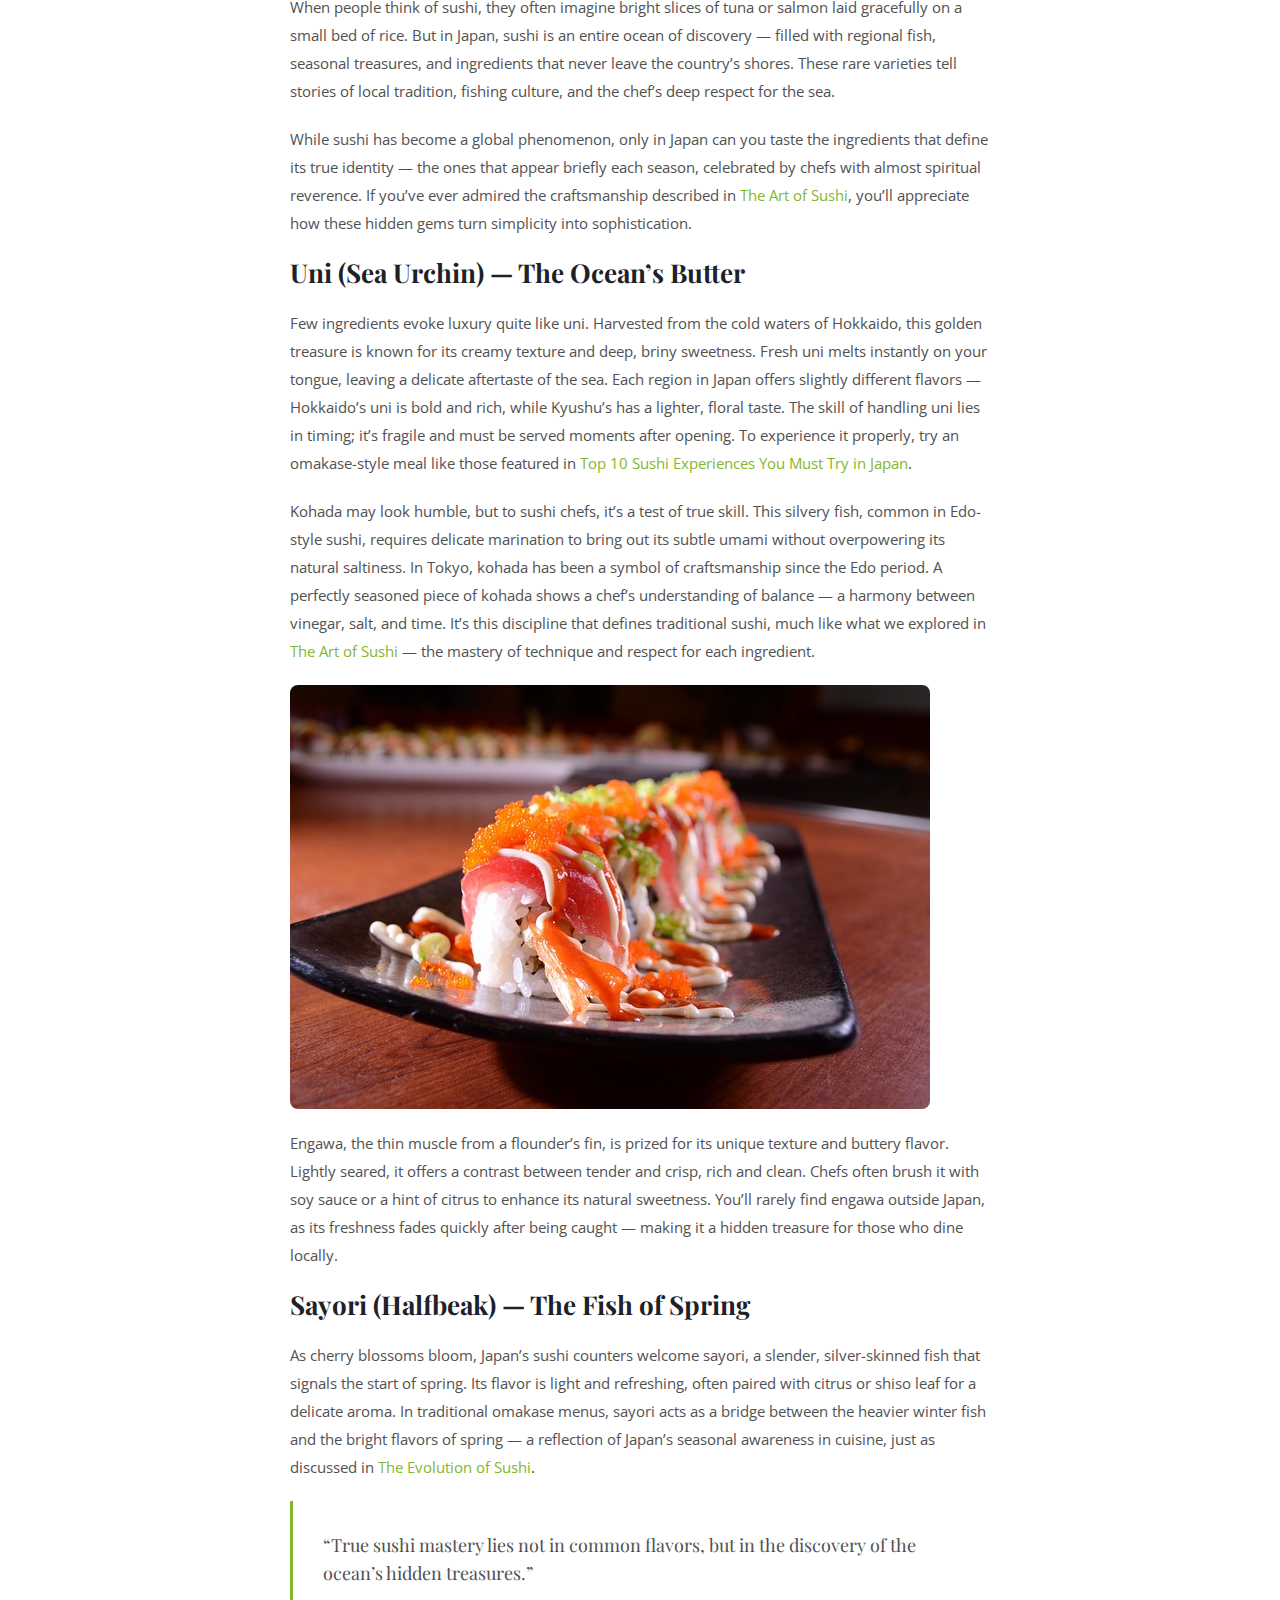
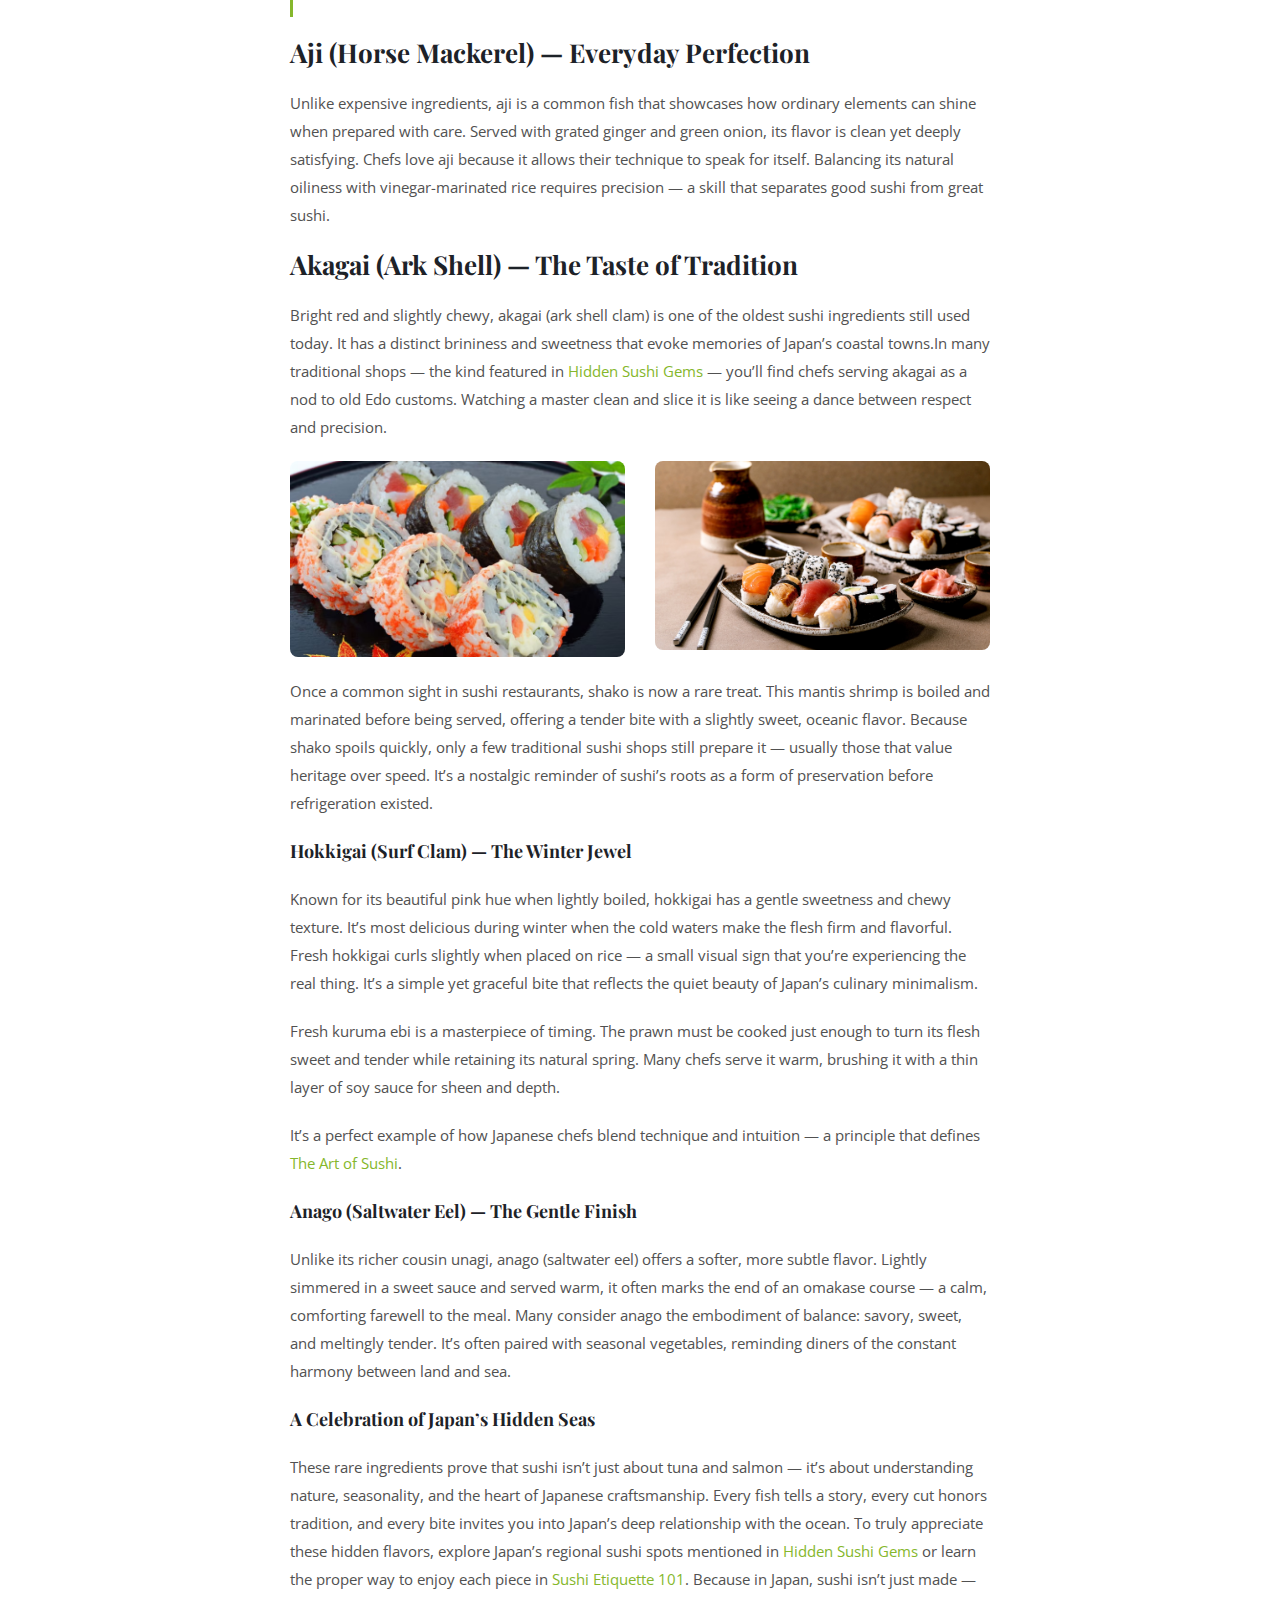
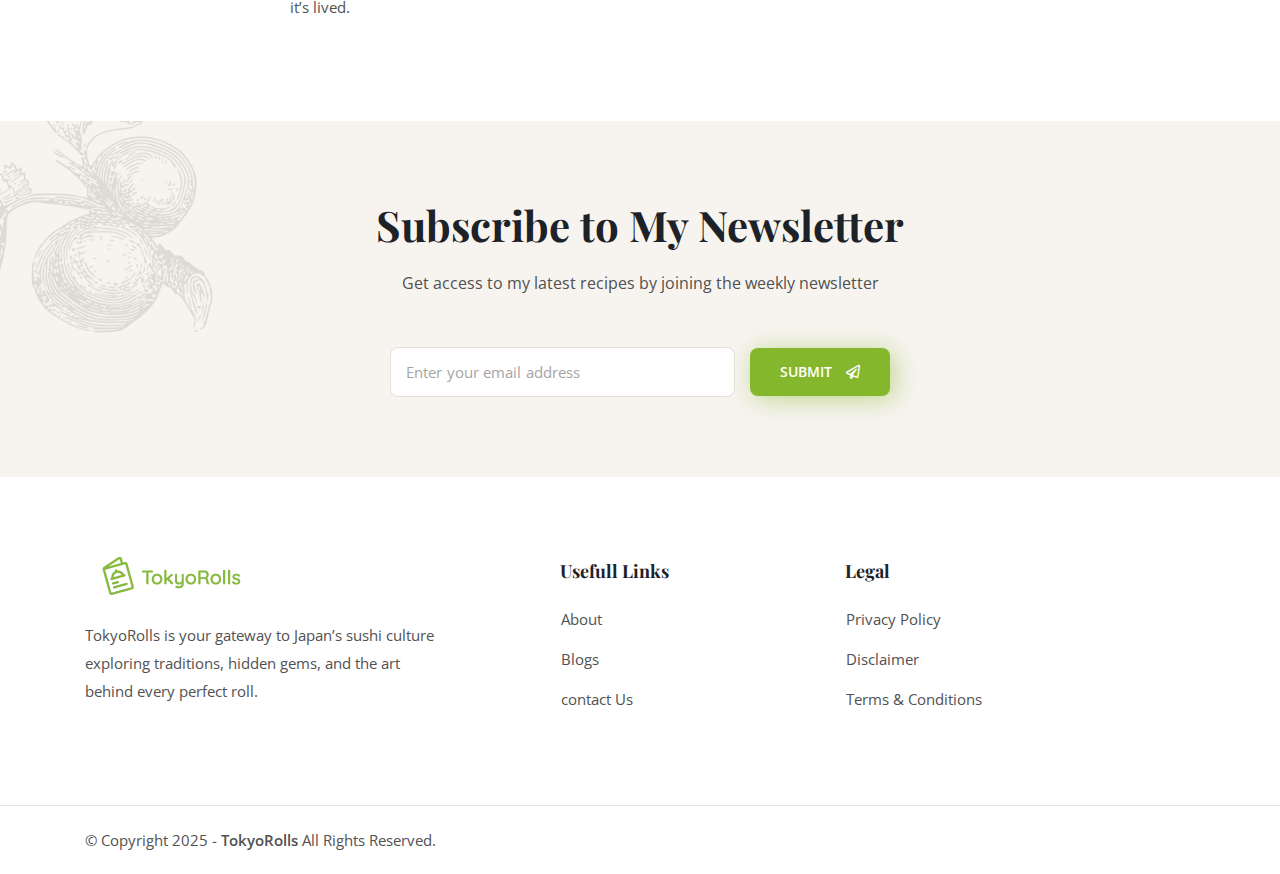
<file: Beyond-tuna-and-salmon.html>
<!DOCTYPE html>
<html lang="en" dir="ltr">

<head>
    <meta charset="utf-8">
    <meta name="viewport" content="width=device-width, initial-scale=1.0">
    <title>TokyoRolls - Beyond Tuna and Salmon: Rare Sushi Ingredients Found Only in Japan</title>

    <!-- Vendor Stylesheets -->
    <link rel="stylesheet" href="assets/css/plugins/bootstrap.min.css">
    <link rel="stylesheet" href="assets/css/plugins/animate.min.css">
    <link rel="stylesheet" href="assets/css/plugins/magnific-popup.css">
    <link rel="stylesheet" href="assets/css/plugins/slick.css">
    <link rel="stylesheet" href="assets/css/plugins/slick-theme.css">
    <!-- Icon Fonts -->
    <link rel="stylesheet" href="assets/fonts/flaticon/flaticon.css">
    <link rel="stylesheet" href="assets/fonts/font-awesome/css/all.min.css">

    <!-- TokyoRolls Style sheet -->
    <link rel="stylesheet" href="assets/css/style.css">
    <!-- Favicon -->
    <link rel="icon" type="image/png" sizes="32x32" href="favicon.ico">

</head>

<body>


    <!-- Aside (Mobile Navigation) -->
    <aside class="main-aside">
        <a class="navbar-brand" href="index.html"> <img src="assets/img/logo.png" alt="logo"> </a>

        <div class="aside-scroll">
            <ul>
                <li class="menu-item">
                    <a href="index.html">Home</a>

                </li>
                <li class="menu-item">
                    <a href="blog-grid.html">Blog</a>
                </li>
                <li class="menu-item">
                    <a href="about-us.html">About Us</a>
                <li class="menu-item">
                    <a href="contact-us.html">Contact Us</a>
                </li>
            </ul>

        </div>

    </aside>
    <div class="aside-overlay aside-trigger"></div>

    <!-- Header Start -->
    <header class="main-header header-1 can-sticky">
        <nav class="navbar">
            <div class="container">
                <!-- Logo -->
                <a class="navbar-brand" href="index.html"> <img src="assets/img/logo.png" alt="logo"> </a>
                <!-- Menu -->
                <ul class="navbar-nav">
                    <li class="menu-item menu-item-has-children">
                        <a href="index.html">Home</a>
                    </li>
                    <li class="menu-item menu-item-has-children">
                        <a href="blog-grid.html">Blog</a>
                    </li>
                    <li class="menu-item menu-item-has-children">
                        <a href="about-us.html">About us</a>
                    </li>
                    <li class="menu-item">
                        <a href="contact-us.html">Contact Us</a>
                    </li>
                </ul>

            </div>
        </nav>

        <!-- Search Form Start-->
        <div class="search-form-wrapper">
            <div class="search-trigger close-btn">
                <span></span>
                <span></span>
            </div>
            <form class="search-form" method="post">
                <input type="text" placeholder="Search..." value="">
                <button type="submit" class="search-btn">
                    <i class="flaticon-magnifying-glass"></i>
                </button>
            </form>
        </div>
        <!-- Search Form End-->


    </header>
    <!-- Header End -->

    <!-- Subheader Start -->
    <div class="subheader bg-cover dark-overlay dark-overlay-2"
        style="background-image: url('assets/img/subheader.jpg')">
        <div class="container">
            <div class="subheader-inner">
                <h1>Beyond Tuna and Salmon: Rare Sushi Ingredients Found Only in Japan</h1>
                <nav aria-label="breadcrumb">
                    <ol class="breadcrumb">
                        <li class="breadcrumb-item"><a href="index.html">Home</a></li>
                        <li class="breadcrumb-item"><a href="blog-grid.html">Blog</a></li>
                        <li class="breadcrumb-item active" aria-current="page">Blog Details</li>
                    </ol>
                </nav>
            </div>
        </div>
    </div>
    <!-- Subheader End -->

    <!-- Blog Post Start -->
    <section class="section section-padding single-post-3">
        <div class="container">

            <!-- Content Start -->
            <article class="post-single">
                <div class="post-thumbnail">
                    <img src="assets/img/blog/1.jpg" alt="post">
                </div>
                <div class="post-categories">
                    <a href="blog-grid.html">Lunch</a>
                </div>
                <h2 class="title">Beyond Tuna and Salmon: Rare Sushi Ingredients Found Only in Japan</h2>
                <div class="post-content">
                    <p>
                        When people think of sushi, they often imagine bright slices of tuna or salmon laid gracefully
                        on a small bed of rice. But in Japan, sushi is an entire ocean of discovery — filled with
                        regional fish, seasonal treasures, and ingredients that never leave the country’s shores. These
                        rare varieties tell stories of local tradition, fishing culture, and the chef’s deep respect for
                        the sea.
                    </p>
                    <p>While sushi has become a global phenomenon, only in Japan can you taste the ingredients that
                        define its true identity — the ones that appear briefly each season, celebrated by chefs with
                        almost spiritual reverence. If you’ve ever admired the craftsmanship described in <a
                            href="The-art-of-sushi.html"
                            title="The Art of Sushi: How Japanese Chefs Turn Fish into Masterpieces">The Art of
                            Sushi</a>, you’ll appreciate how these hidden gems turn simplicity into sophistication.</p>
                    <h4>Uni (Sea Urchin) — The Ocean’s Butter</h4>
                    <p>
                        Few ingredients evoke luxury quite like uni. Harvested from the cold waters of Hokkaido, this
                        golden treasure is known for its creamy texture and deep, briny sweetness. Fresh uni melts
                        instantly on your tongue, leaving a delicate aftertaste of the sea. Each region in Japan offers
                        slightly different flavors — Hokkaido’s uni is bold and rich, while Kyushu’s has a lighter,
                        floral taste. The skill of handling uni lies in timing; it’s fragile and must be served moments
                        after opening.
                        To experience it properly, try an omakase-style meal like those featured in <a
                            href="Top-10-sushi-experiences-you-must-try-in-japan.html"
                            title="Top 10 Sushi Experiences You Must Try in Japan">Top 10 Sushi Experiences You Must Try
                            in Japan</a>.
                    </p>
                    <p>Kohada may look humble, but to sushi chefs, it’s a test of true skill. This silvery fish, common
                        in Edo-style sushi, requires delicate marination to bring out its subtle umami without
                        overpowering its natural saltiness. In Tokyo, kohada has been a symbol of craftsmanship since
                        the Edo period. A perfectly seasoned piece of kohada shows a chef’s understanding of balance — a
                        harmony between vinegar, salt, and time. It’s this discipline that defines traditional sushi,
                        much like what we explored in <a href="the-art-of-sushi.html">The Art of Sushi</a> — the mastery
                        of technique and respect for each ingredient.</p>
                    <img src="assets/img/blog/11.jpg" alt="post">
                    <p>
                        Engawa, the thin muscle from a flounder’s fin, is prized for its unique texture and buttery
                        flavor. Lightly seared, it offers a contrast between tender and crisp, rich and clean. Chefs
                        often brush it with soy sauce or a hint of citrus to enhance its natural sweetness. You’ll
                        rarely find engawa outside Japan, as its freshness fades quickly after being caught — making it
                        a hidden treasure for those who dine locally.
                    </p>
                    <h4>Sayori (Halfbeak) — The Fish of Spring</h4>
                    <p>As cherry blossoms bloom, Japan’s sushi counters welcome sayori, a slender, silver-skinned fish
                        that signals the start of spring. Its flavor is light and refreshing, often paired with citrus
                        or shiso leaf for a delicate aroma.

                        In traditional omakase menus, sayori acts as a bridge between the heavier winter fish and the
                        bright flavors of spring — a reflection of Japan’s seasonal awareness in cuisine, just as
                        discussed in <a href="The-evolution-of-sushi.html"
                            title="The Evolution of Sushi: From Edo Street Food to Global Cuisine">The Evolution of
                            Sushi</a>. </p>
                    <blockquote>
                        <p>“True sushi mastery lies not in common flavors, but in the discovery of the ocean’s hidden treasures.”</p>
                    </blockquote>
                    <h4>Aji (Horse Mackerel) — Everyday Perfection</h4>
                    <p>
                        Unlike expensive ingredients, aji is a common fish that showcases how ordinary elements can shine when prepared with care. Served with grated ginger and green onion, its flavor is clean yet deeply satisfying. Chefs love aji because it allows their technique to speak for itself. Balancing its natural oiliness with vinegar-marinated rice requires precision — a skill that separates good sushi from great sushi.
                    </p>
                    <h4>Akagai (Ark Shell) — The Taste of Tradition</h4>
                    <p>Bright red and slightly chewy, akagai (ark shell clam) is one of the oldest sushi ingredients still used today. It has a distinct brininess and sweetness that evoke memories of Japan’s coastal towns.In many traditional shops — the kind featured in <a href="Hidden-sushi-gems.html" title="Hidden Sushi Gems: Local Spots Only Japanese Locals Know About">Hidden Sushi Gems</a> — you’ll find chefs serving akagai as a nod to old Edo customs. Watching a master clean and slice it is like seeing a dance between respect and precision.</p>
                    <div class="row">
                        <div class="col-md-6">
                            <img src="assets/img/blog/8.jpg" alt="post">
                        </div>
                        <div class="col-md-6">
                            <img src="assets/img/blog/7.jpg" alt="post">
                        </div>
                    </div>
                    <p>
                        Once a common sight in sushi restaurants, shako is now a rare treat. This mantis shrimp is boiled and marinated before being served, offering a tender bite with a slightly sweet, oceanic flavor. Because shako spoils quickly, only a few traditional sushi shops still prepare it — usually those that value heritage over speed. It’s a nostalgic reminder of sushi’s roots as a form of preservation before refrigeration existed.
                    </p>
                    <h5>Hokkigai (Surf Clam) — The Winter Jewel</h5>
                    <p>Known for its beautiful pink hue when lightly boiled, hokkigai has a gentle sweetness and chewy texture. It’s most delicious during winter when the cold waters make the flesh firm and flavorful. Fresh hokkigai curls slightly when placed on rice — a small visual sign that you’re experiencing the real thing. It’s a simple yet graceful bite that reflects the quiet beauty of Japan’s culinary minimalism.</p>
                    <p>Fresh kuruma ebi is a masterpiece of timing. The prawn must be cooked just enough to turn its flesh sweet and tender while retaining its natural spring. Many chefs serve it warm, brushing it with a thin layer of soy sauce for sheen and depth.</p>
                    <p>It’s a perfect example of how Japanese chefs blend technique and intuition — a principle that defines <a href="the-art-of-sushi.html">The Art of Sushi</a>.</p>
                    <h5>Anago (Saltwater Eel) — The Gentle Finish</h5>
                    <p>Unlike its richer cousin unagi, anago (saltwater eel) offers a softer, more subtle flavor. Lightly simmered in a sweet sauce and served warm, it often marks the end of an omakase course — a calm, comforting farewell to the meal. Many consider anago the embodiment of balance: savory, sweet, and meltingly tender. It’s often paired with seasonal vegetables, reminding diners of the constant harmony between land and sea.</p>
                    <h5>A Celebration of Japan’s Hidden Seas</h5>
                    <p>These rare ingredients prove that sushi isn’t just about tuna and salmon — it’s about understanding nature, seasonality, and the heart of Japanese craftsmanship. Every fish tells a story, every cut honors tradition, and every bite invites you into Japan’s deep relationship with the ocean.

To truly appreciate these hidden flavors, explore Japan’s regional sushi spots mentioned in <a href="Hidden-sushi-gems.html">Hidden Sushi Gems</a> or learn the proper way to enjoy each piece in <a href="Sushi-etiquette-101-how-to-eat-sushi-like-a-local.html">Sushi Etiquette 101</a>.

Because in Japan, sushi isn’t just made — it’s lived.</p>
                </div>
            </article>
            <!-- Content End -->


        </div>
    </section>
    <!-- Blog Posts End -->


    <!-- Newsletter start -->
    <section class="section light-bg bg-cover" style="background-image:url('assets/img/bg/1.jpg')">
        <div class="container">
            <div class="section-title-wrap section-header text-center">
                <h2 class="title">Subscribe to My Newsletter</h2>
                <p class="subtitle">
                    Get access to my latest recipes by joining the weekly newsletter
                </p>
            </div>

            <form class="ct-newsletter" method="post">
                <input type="email" class="form-control" placeholder="Enter your email address" value="">
                <button type="submit" class="btn-custom primary" name="button"> Submit <i
                        class="far fa-paper-plane"></i> </button>
            </form>

        </div>
    </section>
    <!-- Newsletter End -->


    <!-- Footer Start -->
    <footer class="ct-footer">
        <div class="container">
            <div class="row">
                <div class="col-lg-4 col-md-4 col-sm-12 footer-widget">
                    <div class="footer-logo"> <img src="assets/img/logo.png" alt="cookiteer"> </div>
                    <p>TokyoRolls is your gateway to Japan’s sushi culture exploring traditions, hidden gems, and the
                        art behind every perfect roll.</p>
                </div>
                <div class="offset-lg-1 offset-md-1 col-lg-3 col-md-3 col-sm-6 footer-widget">
                    <h5 class="widget-title">Usefull Links</h5>
                    <ul>
                        <li> <a href="about-us.html">About</a> </li>
                        <li> <a href="blog-grid.html">Blogs</a> </li>
                        <li> <a href="contact-us.html">contact Us</a> </li>
                    </ul>
                </div>
                <div class="col-lg-4 col-md-3 col-sm-6 footer-widget">
                    <h5 class="widget-title">Legal</h5>
                    <ul>
                        <li> <a href="privacy.html">Privacy Policy</a> </li>
                        <li> <a href="disclaimer.html">Disclaimer</a> </li>
                        <li> <a href="terms.html">Terms & Conditions</a> </li>
                    </ul>

                </div>
            </div>
        </div>
        <div class="footer-bottom">
            <div class="container">
                <p class="m-0">&copy; Copyright 2025 - <a href="index.html">TokyoRolls</a> All Rights Reserved.</p>
            </div>
        </div>

    </footer>
    <!-- Footer End -->

    <!-- Vendor Scripts -->
    <script src="assets/js/plugins/jquery-3.4.1.min.js"></script>
    <script src="assets/js/plugins/popper.min.js"></script>
    <script src="assets/js/plugins/waypoint.js"></script>
    <script src="assets/js/plugins/bootstrap.min.js"></script>
    <script src="assets/js/plugins/jquery.magnific-popup.min.js"></script>
    <script src="assets/js/plugins/jquery.slimScroll.min.js"></script>
    <script src="assets/js/plugins/imagesloaded.min.js"></script>
    <script src="assets/js/plugins/jquery.steps.min.js"></script>
    <script src="assets/js/plugins/jquery.countdown.min.js"></script>
    <script src="assets/js/plugins/isotope.pkgd.min.js"></script>
    <script src="assets/js/plugins/slick.min.js"></script>

    <!-- Cookiteer Scripts -->
    <script src="assets/js/main.js"></script>

</body>

</html>
</file>
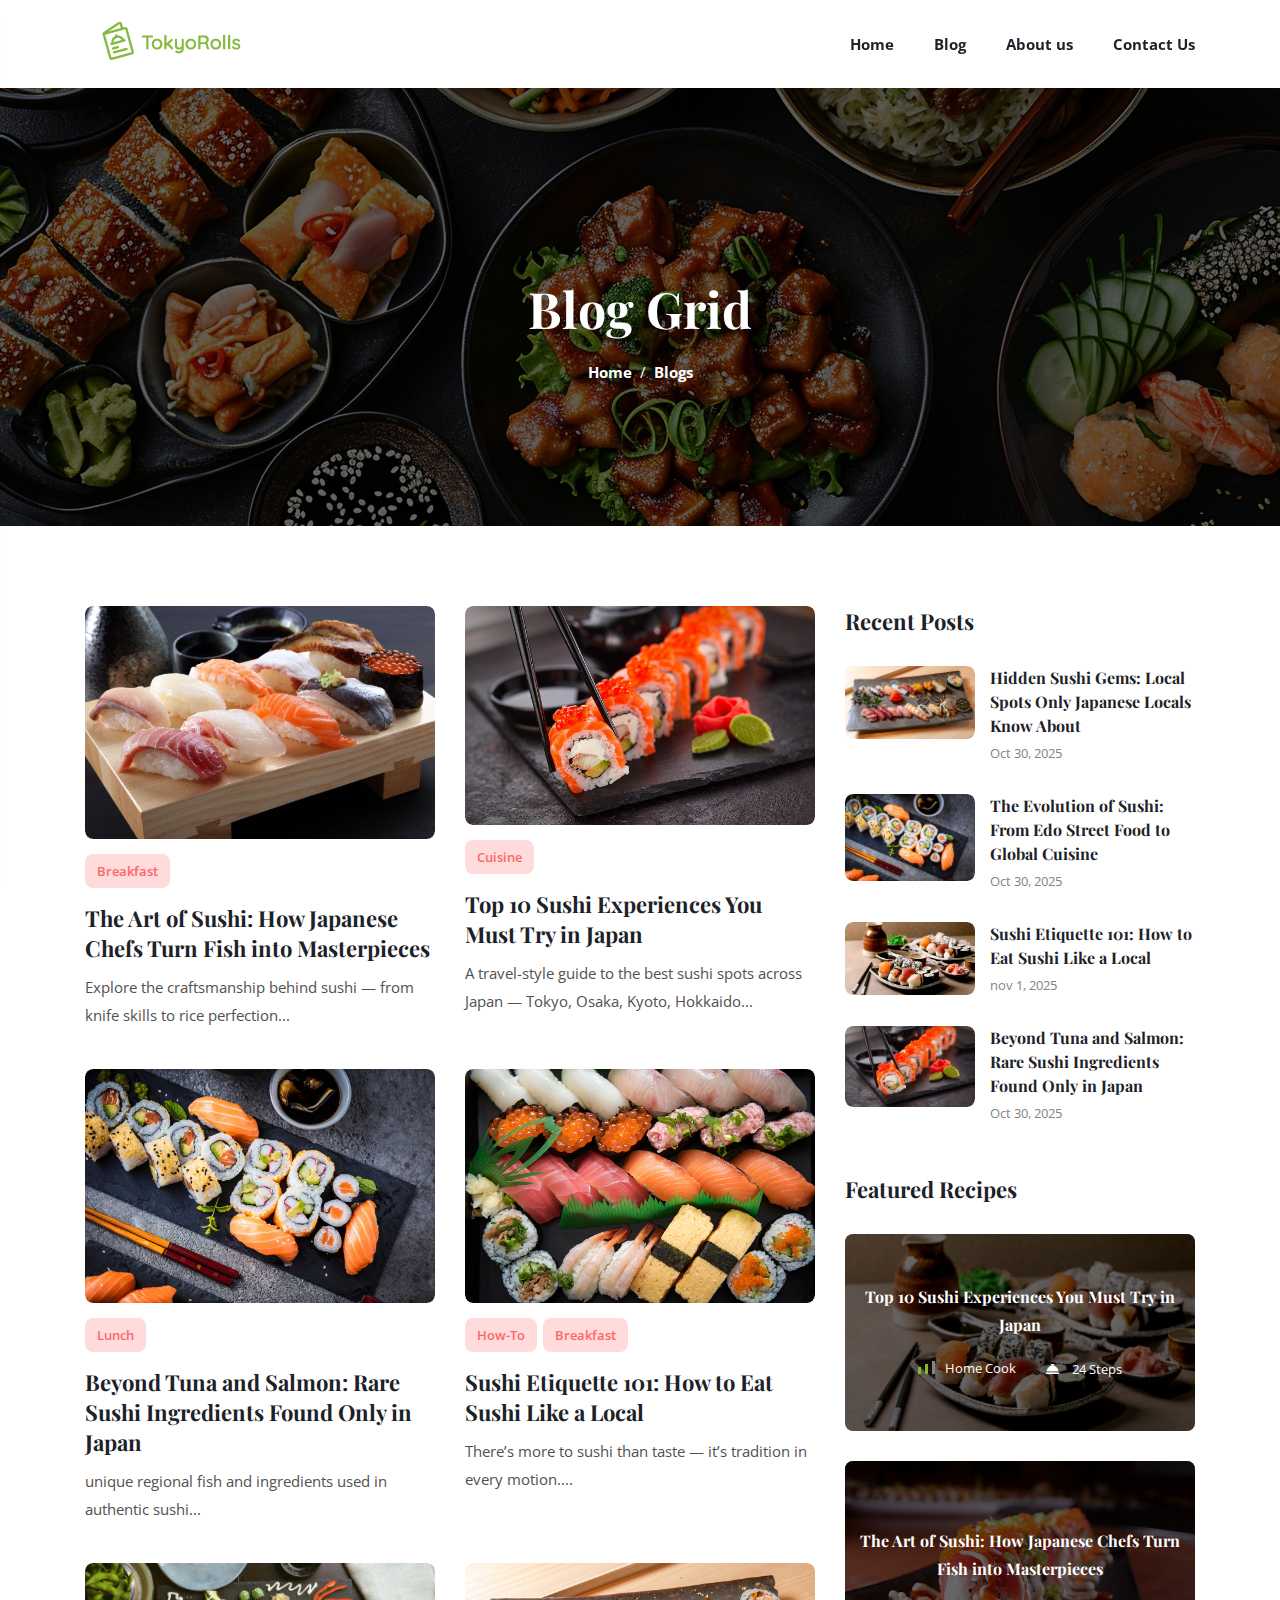
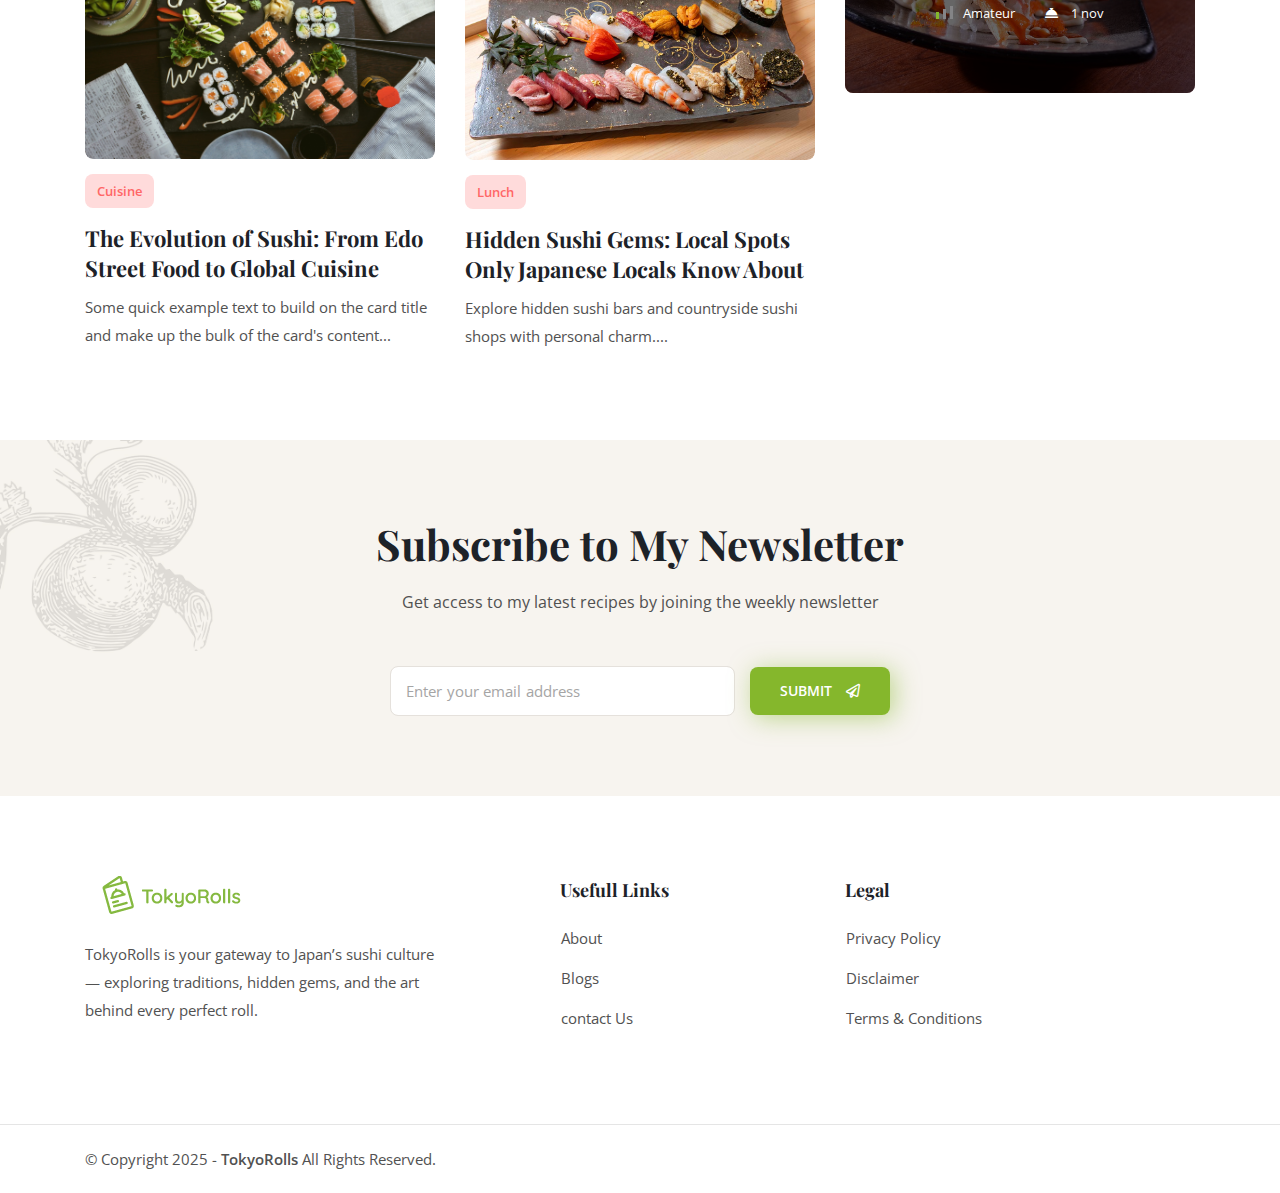
<file: blog-grid.html>
<!DOCTYPE html>
<html lang="en" dir="ltr">

<head>
  <meta charset="utf-8">
  <meta name="viewport" content="width=device-width, initial-scale=1.0">
  <title>TokyoRolls - Blog</title>

  <!-- Vendor Stylesheets -->
  <link rel="stylesheet" href="assets/css/plugins/bootstrap.min.css">
  <link rel="stylesheet" href="assets/css/plugins/animate.min.css">
  <link rel="stylesheet" href="assets/css/plugins/magnific-popup.css">
  <link rel="stylesheet" href="assets/css/plugins/slick.css">
  <link rel="stylesheet" href="assets/css/plugins/slick-theme.css">
  <!-- Icon Fonts -->
  <link rel="stylesheet" href="assets/fonts/flaticon/flaticon.css">
  <link rel="stylesheet" href="assets/fonts/font-awesome/css/all.min.css">

  <!-- TokyoRolls Style sheet -->
  <link rel="stylesheet" href="assets/css/style.css">
  <!-- Favicon -->
  <link rel="icon" type="image/png" sizes="32x32" href="favicon.ico">

</head>

<body>

 <!-- Aside (Mobile Navigation) -->
  <aside class="main-aside">
    <a class="navbar-brand" href="index.html"> <img src="assets/img/logo.png" alt="logo"> </a>

    <div class="aside-scroll">
      <ul>
        <li class="menu-item">
          <a href="index.html">Home</a>

        </li>
        <li class="menu-item">
          <a href="blog-grid.html">Blog</a>
        </li>
        <li class="menu-item">
          <a href="about-us.html">About Us</a>
        <li class="menu-item">
          <a href="contact-us.html">Contact Us</a>
        </li>
      </ul>

    </div>

  </aside>
  <div class="aside-overlay aside-trigger"></div>

  <!-- Header Start -->
  <header class="main-header header-1 can-sticky">
    <nav class="navbar">
      <div class="container">
        <!-- Logo -->
        <a class="navbar-brand" href="index.html"> <img src="assets/img/logo.png" alt="logo"> </a>
        <!-- Menu -->
        <ul class="navbar-nav">
          <li class="menu-item menu-item-has-children">
            <a href="index.html">Home</a>
          </li>
          <li class="menu-item menu-item-has-children">
            <a href="blog-grid.html">Blog</a>
          </li>
          <li class="menu-item menu-item-has-children">
            <a href="about-us.html">About us</a>
          </li>
          <li class="menu-item">
            <a href="contact-us.html">Contact Us</a>
          </li>
        </ul>

      </div>
    </nav>

    <!-- Search Form Start-->
    <div class="search-form-wrapper">
      <div class="search-trigger close-btn">
        <span></span>
        <span></span>
      </div>
      <form class="search-form" method="post">
        <input type="text" placeholder="Search..." value="">
        <button type="submit" class="search-btn">
          <i class="flaticon-magnifying-glass"></i>
        </button>
      </form>
    </div>
    <!-- Search Form End-->


  </header>
  <!-- Header End -->

  <!-- Subheader Start -->
  <div class="subheader bg-cover dark-overlay dark-overlay-2" style="background-image: url('assets/img/subheader.jpg')">
    <div class="container">
      <div class="subheader-inner">
        <h1>Blog Grid</h1>
        <nav aria-label="breadcrumb">
          <ol class="breadcrumb">
            <li class="breadcrumb-item"><a href="index.html">Home</a></li>
            <li class="breadcrumb-item"><a href="blog-grid.html">Blogs</a></li>
          </ol>
        </nav>
      </div>
    </div>
  </div>
  <!-- Subheader End -->

  <!-- Blog Posts Start -->
  <div class="section section-padding posts">
    <div class="container">

      <div class="row">
        <div class="col-lg-8">

          <div class="row">

            <!-- Post Start -->
            <div class="col-lg-6 col-md-6">
              <article class="post">
                <div class="post-thumbnail">
                  <a href="The-art-of-sushi.html"><img src="assets/img/blog/1.jpg" alt="blog post"></a>
                  <div class="post-meta">
                    <span>Oct 30, 2025</span>
                    <span>Posted by TokyoRolls</span>
                  </div>
                </div>
                <div class="post-categories">
                  <a href="blog-grid.html">Breakfast</a>
                </div>
                <div class="post-body">
                  <h5 class="post-title"> <a href="The-art-of-sushi.html">The Art of Sushi: How Japanese Chefs Turn Fish into Masterpieces</a> </h5>
                  <p class="post-text">
                    Explore the craftsmanship behind sushi — from knife skills to rice perfection...
                  </p>
                </div>
              </article>
            </div>
            <!-- Post End -->

            <!-- Post Start -->
            <div class="col-lg-6 col-md-6">
              <article class="post">
                <div class="post-thumbnail">
                  <a href="Top-10-sushi-experiences-you-must-try-in-japan.html">
                    <img src="assets/img/blog/5.jpg" alt="blog post">
                  </a>
                  <div class="post-meta">
                    <span>Nov 1, 2025</span>
                    <span>Posted by TokyoRolls</span>
                  </div>
                </div>
                <div class="post-categories">
                  <a href="blog-grid.html">Cuisine</a>
                </div>
                <div class="post-body">
                  <h5 class="post-title"> <a href="Top-10-sushi-experiences-you-must-try-in-japan.html">Top 10 Sushi Experiences You Must Try in Japan </a> </h5>
                  <p class="post-text">A travel-style guide to the best sushi spots across Japan — Tokyo, Osaka, Kyoto, Hokkaido...</p>
                </div>
              </article>
            </div>
            <!-- Post End -->

            <!-- Post Start -->
            <div class="col-lg-6 col-md-6">
              <article class="post">
                <div class="post-thumbnail">
                  <a href="Beyond-tuna-and-salmon.html"><img src="assets/img/blog/4.jpg" alt="blog post"></a>
                  <div class="post-meta">
                    <span>Nov 1, 2025</span>
                    <span>Posted by TokyoRolls</span>
                  </div>
                </div>
                <div class="post-categories">
                  <a href="blog-grid.html">Lunch</a>
                </div>
                <div class="post-body">
                  <h5 class="post-title"> <a href="Beyond-tuna-and-salmon.html">Beyond Tuna and Salmon: Rare Sushi Ingredients Found Only in Japan </a> </h5>
                  <p class="post-text">unique regional fish and ingredients used in authentic sushi...</p>
                </div>
              </article>
            </div>
            <!-- Post End -->

            <!-- Post Start -->
            <div class="col-lg-6 col-md-6">
              <article class="post">
                <div class="post-thumbnail">
                  <a href="Sushi-etiquette-101-how-to-eat-sushi-like-a-local.html"><img src="assets/img/blog/3.jpg" alt="blog post"></a>
                  <div class="post-meta">
                    <span>Oct 30, 2025</span>
                    <span>Posted by TokyoRolls</span>
                  </div>
                 
                </div>
                <div class="post-categories">
                  <a href="blog-grid.html">How-To</a>
                  <a href="blog-grid.html">Breakfast</a>
                </div>
                <div class="post-body">
                  <h5 class="post-title"> <a href="Sushi-etiquette-101-how-to-eat-sushi-like-a-local.html">Sushi Etiquette 101: How to Eat Sushi Like a Local</a> </h5>
                  <p class="post-text">There’s more to sushi than taste — it’s tradition in every motion....</p>
                </div>
              </article>
            </div>
            <!-- Post End -->

            <!-- Post Start -->
            <div class="col-lg-6 col-md-6">
              <article class="post">
                <div class="post-thumbnail">
                  <a href="The-evolution-of-sushi.html">
                    <img src="assets/img/blog/9.jpg" alt="blog post">
                  </a>
                  <div class="post-meta">
                    <span>Nov 1, 2025</span>
                    <span>Posted by TokyoRolls</span>
                  </div>
                </div>
                <div class="post-categories">
                  <a href="#">Cuisine</a>
                </div>
                <div class="post-body">
                  <h5 class="post-title"> <a href="The-evolution-of-sushi.html">The Evolution of Sushi: From Edo Street Food to Global Cuisine</a> </h5>
                  <p class="post-text">Some quick example text to build on the card title and make up the bulk of the card's content...</p>
                </div>
              </article>
            </div>
            <!-- Post End -->

            <!-- Post Start -->
            <div class="col-lg-6 col-md-6">
              <article class="post">
                <div class="post-thumbnail">
                  <a href="Hidden-sushi-gems.html"><img src="assets/img/blog/10.jpg" alt="blog post"></a>
                  <div class="post-meta">
                    <span>Nov 1, 2025</span>
                    <span>Posted by TokyoRolls</span>
                  </div>
                </div>
                <div class="post-categories">
                  <a href="blog-grid.html">Lunch</a>
                </div>
                <div class="post-body">
                  <h5 class="post-title"> <a href="Hidden-sushi-gems.html">Hidden Sushi Gems: Local Spots Only Japanese Locals Know About</a> </h5>
                  <p class="post-text">Explore hidden sushi bars and countryside sushi shops with personal charm....</p>
                </div>
              </article>
            </div>
            <!-- Post End -->

          </div>

        </div>
        <div class="col-lg-4">
          <div class="sidebar">

            <div class="sidebar-widget">
              <h5>Recent Posts</h5>
              <article class="media">
                <a href="Hidden-sushi-gems.html"><img src="assets/img/blog/10.jpg" alt="post"></a>
                <div class="media-body">
                  <h6> <a href="Hidden-sushi-gems.html">Hidden Sushi Gems: Local Spots Only Japanese Locals Know About</a> </h6>
                  <p>Oct 30, 2025</p>
                </div>
              </article>
              <article class="media">
                <a href="The-evolution-of-sushi.html"><img src="assets/img/blog/4.jpg" alt="post"></a>
                <div class="media-body">
                  <h6> <a href="The-evolution-of-sushi.html">The Evolution of Sushi: From Edo Street Food to Global Cuisine</a> </h6>
                  <p>Oct 30, 2025</p>
                </div>
              </article>
              <article class="media">
                <a href="Sushi-etiquette-101-how-to-eat-sushi-like-a-local.html"><img src="assets/img/blog/7.jpg" alt="post"></a>
                <div class="media-body">
                  <h6> <a href="Sushi-etiquette-101-how-to-eat-sushi-like-a-local.html">Sushi Etiquette 101: How to Eat Sushi Like a Local</a> </h6>
                  <p>nov 1, 2025</p>
                </div>
              </article>
              <article class="media">
                <a href="Beyond-tuna-and-salmon.html"><img src="assets/img/blog/5.jpg" alt="post"></a>
                <div class="media-body">
                  <h6> <a href="Beyond-tuna-and-salmon.html">Beyond Tuna and Salmon: Rare Sushi Ingredients Found Only in Japan
</a> </h6>
                  <p>Oct 30, 2025</p>
                </div>
              </article>
            </div>

            <div class="sidebar-widget">
              <h5>Featured Recipes</h5>

              <div class="recipe featured-recipe">
                <div class="recipe-thumbnail">
                  <a href="Top-10-sushi-experiences-you-must-try-in-japan.html">
                    <img src="assets/img/blog/7.jpg" alt="blog post">
                  </a>
                </div>
                <div class="recipe-body">
                  <h6 class="recipe-title"> <a href="Top-10-sushi-experiences-you-must-try-in-japan.html">Top 10 Sushi Experiences You Must Try in Japan</a> </h6>
                  <div class="recipe-meta">
                    <div class="recipe-difficulty">
                      <div class="recipe-difficulty-inner">
                        <span class="active"></span>
                        <span class="active"></span>
                        <span></span>
                      </div>
                      <span>Home Cook</span>
                    </div>
                    <div class="recipe-steps">
                      <span><i class="fas fa-concierge-bell"></i> 24 Steps</span>
                    </div>
                  </div>
                </div>
              </div>

              <div class="recipe featured-recipe">
                <div class="recipe-thumbnail">
                  <a href="The-art-of-sushi.html">
                    <img src="assets/img/blog/11.jpg" alt="blog post">
                  </a>
                </div>
                <div class="recipe-body">
                  <h6 class="recipe-title"> <a href="The-art-of-sushi.html">The Art of Sushi: How Japanese Chefs Turn Fish into Masterpieces</a> </h6>
                  <div class="recipe-meta">
                    <div class="recipe-difficulty">
                      <div class="recipe-difficulty-inner">
                        <span class="active"></span>
                        <span></span>
                        <span></span>
                      </div>
                      <span>Amateur</span>
                    </div>
                    <div class="recipe-steps">
                      <span><i class="fas fa-concierge-bell"></i> 1 nov</span>
                    </div>
                  </div>
                </div>
              </div>

            </div>


          </div>
        </div>
      </div>

    </div>
  </div>
  <!-- Blog Posts End -->


  <!-- Newsletter start -->
  <section class="section light-bg bg-cover" style="background-image:url('assets/img/bg/1.jpg')">
    <div class="container">
      <div class="section-title-wrap section-header text-center">
        <h2 class="title">Subscribe to My Newsletter</h2>
        <p class="subtitle">
          Get access to my latest recipes by joining the weekly newsletter
        </p>
      </div>

      <form class="ct-newsletter" method="post">
        <input type="email" class="form-control" placeholder="Enter your email address" value="">
        <button type="submit" class="btn-custom primary" name="button"> Submit <i class="far fa-paper-plane"></i> </button>
      </form>

    </div>
  </section>
  <!-- Newsletter End -->

  <!-- Footer Start -->
  <footer class="ct-footer">
    <div class="container">
      <div class="row">
        <div class="col-lg-4 col-md-4 col-sm-12 footer-widget">
          <div class="footer-logo"> <img src="assets/img/logo.png" alt="TokyoRolls"> </div>
          <p>TokyoRolls is your gateway to Japan’s sushi culture — exploring traditions, hidden gems, and the art behind every perfect roll.</p>
        </div>
        <div class="offset-lg-1 offset-md-1 col-lg-3 col-md-3 col-sm-6 footer-widget">
          <h5 class="widget-title">Usefull Links</h5>
          <ul>
            <li> <a href="about-us.html">About</a> </li>
            <li> <a href="blog-grid.html">Blogs</a> </li>
            <li> <a href="contact-us.html">contact Us</a> </li>
          </ul>
        </div>
        <div class="col-lg-4 col-md-3 col-sm-6 footer-widget">
          <h5 class="widget-title">Legal</h5>
          <ul>
            <li> <a href="privacy.html">Privacy Policy</a> </li>
            <li> <a href="disclaimer.html">Disclaimer</a> </li>
            <li> <a href="terms.html">Terms & Conditions</a> </li>
          </ul>

        </div>
      </div>
    </div>
    <div class="footer-bottom">
      <div class="container">
        <p class="m-0">&copy; Copyright 2025 - <a href="index.html">TokyoRolls</a> All Rights Reserved.</p>
      </div>
    </div>

  </footer>
  <!-- Footer End -->

  <!-- Vendor Scripts -->
  <script src="assets/js/plugins/jquery-3.4.1.min.js"></script>
  <script src="assets/js/plugins/popper.min.js"></script>
  <script src="assets/js/plugins/waypoint.js"></script>
  <script src="assets/js/plugins/bootstrap.min.js"></script>
  <script src="assets/js/plugins/jquery.magnific-popup.min.js"></script>
  <script src="assets/js/plugins/jquery.slimScroll.min.js"></script>
  <script src="assets/js/plugins/imagesloaded.min.js"></script>
  <script src="assets/js/plugins/jquery.steps.min.js"></script>
  <script src="assets/js/plugins/jquery.countdown.min.js"></script>
  <script src="assets/js/plugins/isotope.pkgd.min.js"></script>
  <script src="assets/js/plugins/slick.min.js"></script>

  <!-- TokyoRolls Scripts -->
  <script src="assets/js/main.js"></script>

</body>

</html>
</file>
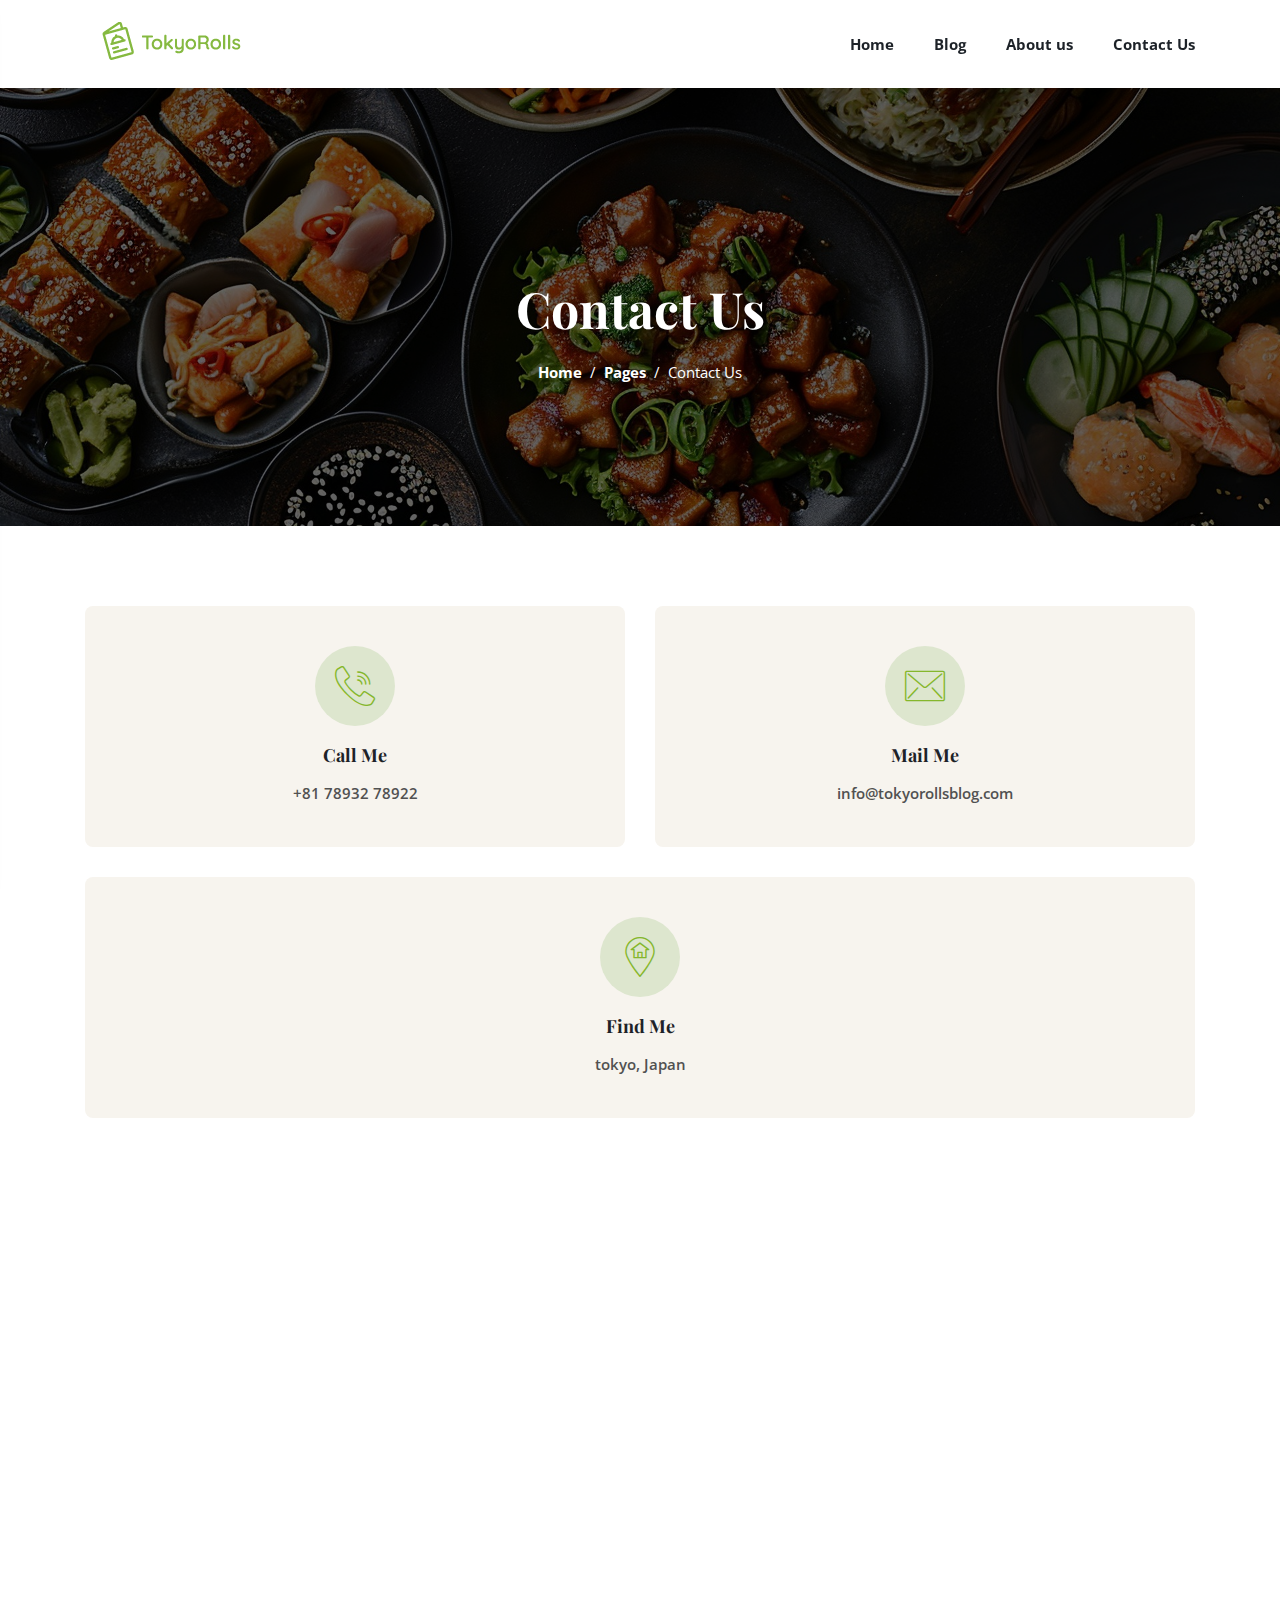
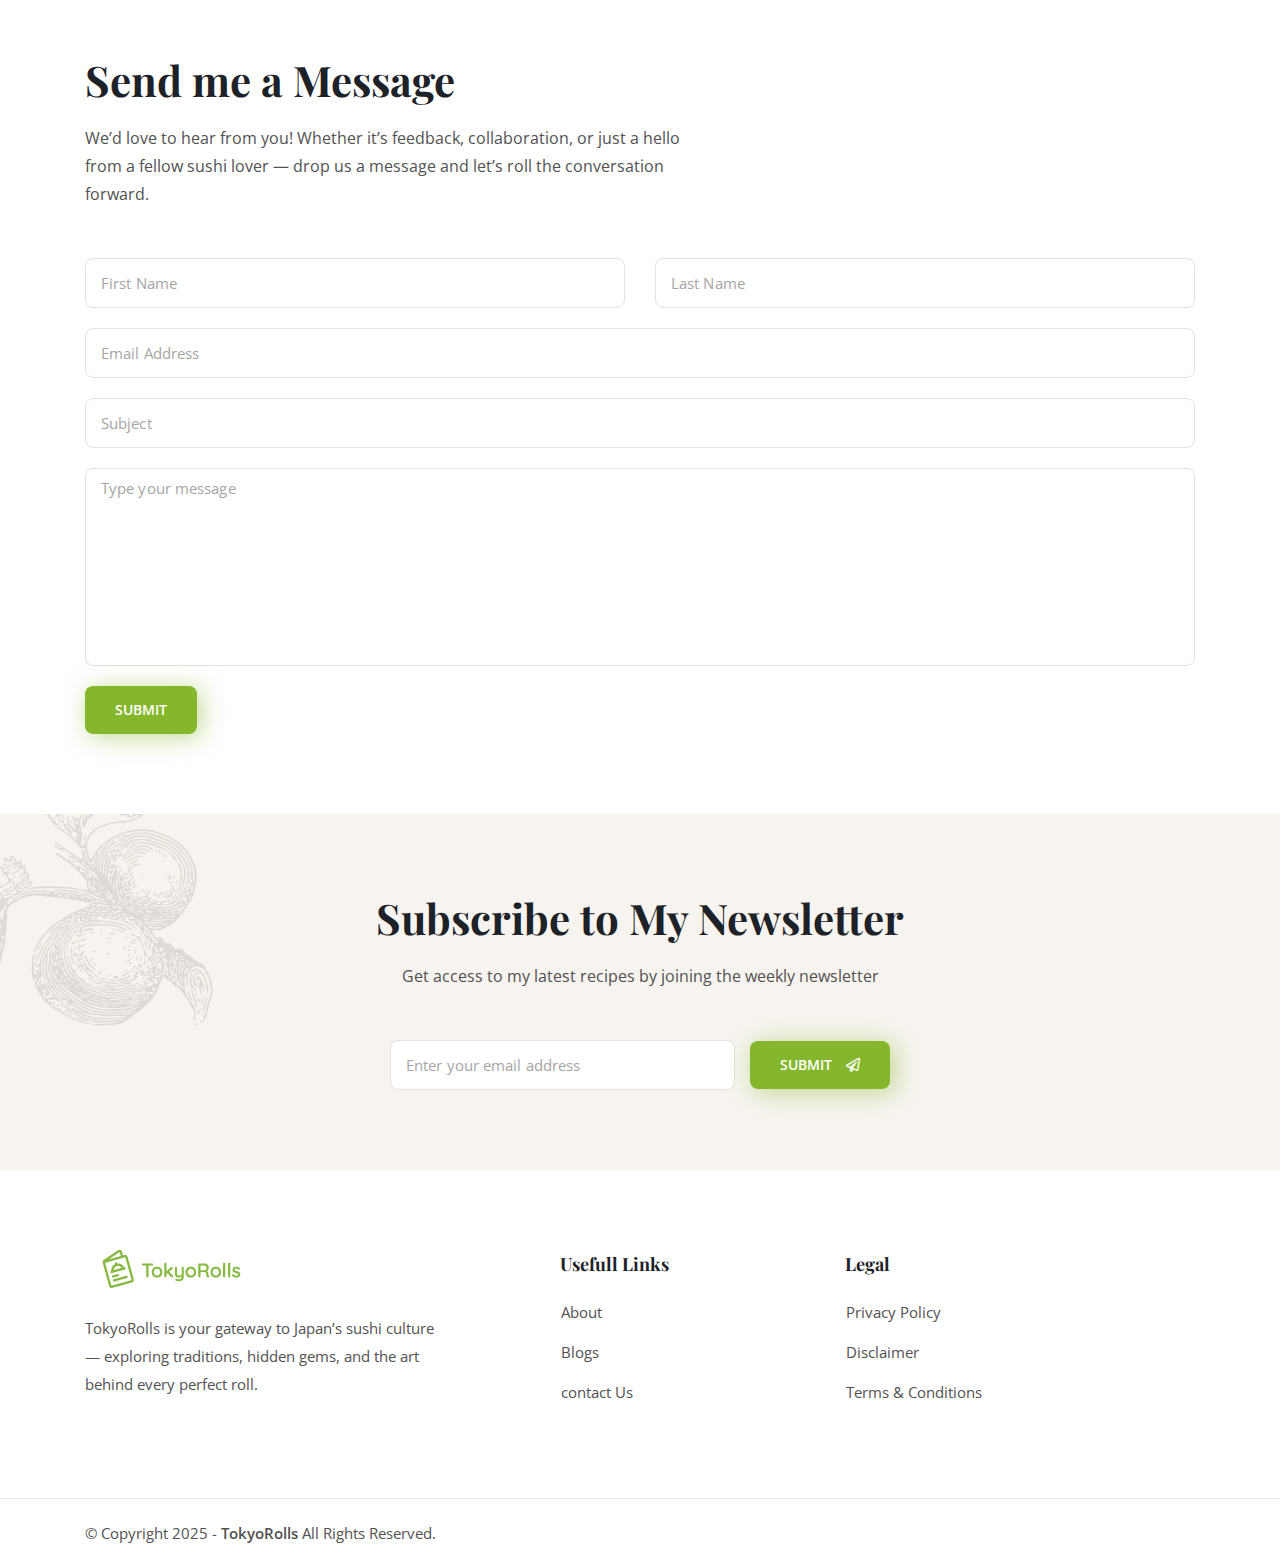
<file: contact-us.html>
<!DOCTYPE html>
<html lang="en" dir="ltr">

<head>
  <meta charset="utf-8">
  <meta name="viewport" content="width=device-width, initial-scale=1.0">
  <title>TokyoRolls - Contact us</title>

  <!-- Vendor Stylesheets -->
  <link rel="stylesheet" href="assets/css/plugins/bootstrap.min.css">
  <link rel="stylesheet" href="assets/css/plugins/animate.min.css">
  <link rel="stylesheet" href="assets/css/plugins/magnific-popup.css">
  <link rel="stylesheet" href="assets/css/plugins/slick.css">
  <link rel="stylesheet" href="assets/css/plugins/slick-theme.css">
  <!-- Icon Fonts -->
  <link rel="stylesheet" href="assets/fonts/flaticon/flaticon.css">
  <link rel="stylesheet" href="assets/fonts/font-awesome/css/all.min.css">

  <!-- TokyoRolls Style sheet -->
  <link rel="stylesheet" href="assets/css/style.css">
  <!-- Favicon -->
  <link rel="icon" type="image/png" sizes="32x32" href="favicon.ico">

</head>

<body>

  <!-- Aside (Mobile Navigation) -->
  <aside class="main-aside">
    <a class="navbar-brand" href="index.html"> <img src="assets/img/logo.png" alt="logo"> </a>

    <div class="aside-scroll">
      <ul>
        <li class="menu-item">
          <a href="index.html">Home</a>

        </li>
        <li class="menu-item">
          <a href="blog-grid.html">Blog</a>
        </li>
        <li class="menu-item">
          <a href="about-us.html">About Us</a>
        <li class="menu-item">
          <a href="contact-us.html">Contact Us</a>
        </li>
      </ul>

    </div>

  </aside>
  <div class="aside-overlay aside-trigger"></div>

  <!-- Header Start -->
  <header class="main-header header-1 can-sticky">
    <nav class="navbar">
      <div class="container">
        <!-- Logo -->
        <a class="navbar-brand" href="index.html"> <img src="assets/img/logo.png" alt="logo"> </a>
        <!-- Menu -->
        <ul class="navbar-nav">
          <li class="menu-item menu-item-has-children">
            <a href="index.html">Home</a>
          </li>
          <li class="menu-item menu-item-has-children">
            <a href="blog-grid.html">Blog</a>
          </li>
          <li class="menu-item menu-item-has-children">
            <a href="about-us.html">About us</a>
          </li>
          <li class="menu-item">
            <a href="contact-us.html">Contact Us</a>
          </li>
        </ul>

      </div>
    </nav>

    <!-- Search Form Start-->
    <div class="search-form-wrapper">
      <div class="search-trigger close-btn">
        <span></span>
        <span></span>
      </div>
      <form class="search-form" method="post">
        <input type="text" placeholder="Search..." value="">
        <button type="submit" class="search-btn">
          <i class="flaticon-magnifying-glass"></i>
        </button>
      </form>
    </div>
    <!-- Search Form End-->


  </header>
  <!-- Header End -->

  <!-- Subheader Start -->
  <div class="subheader bg-cover dark-overlay dark-overlay-2" style="background-image: url('assets/img/subheader.jpg')">
    <div class="container">
      <div class="subheader-inner">
        <h1>Contact Us</h1>
        <nav aria-label="breadcrumb">
          <ol class="breadcrumb">
            <li class="breadcrumb-item"><a href="#">Home</a></li>
            <li class="breadcrumb-item"><a href="#">Pages</a></li>
            <li class="breadcrumb-item active" aria-current="page">Contact Us</li>
          </ol>
        </nav>
      </div>
    </div>
  </div>
  <!-- Subheader End -->

  <!-- Contact Info Start -->
  <div class="section section-padding">
    <div class="container">
      <div class="row">
        <div class="col-lg-6 col-md-6 col-sm-6">
          <div class="ct-info-box">
            <div class="ct-info-box-icon">
              <i class="flaticon-call"></i>
              <h5>Call Me</h5>
              <span>+81 78932 78922</span>
            </div>
          </div>
        </div>
        <div class="col-lg-6 col-md-6 col-sm-6">
          <div class="ct-info-box">
            <div class="ct-info-box-icon">
              <i class="flaticon-email"></i>
              <h5>Mail Me</h5>
              <span>info@tokyorollsblog.com</span>
            </div>
          </div>
        </div>
        <div class="col-lg-12 col-md-12 col-sm-12">
          <div class="ct-info-box">
            <div class="ct-info-box-icon">
              <i class="flaticon-location"></i>
              <h5>Find Me</h5>
              <span>tokyo, Japan</span>
            </div>
          </div>
        </div>
      </div>
    </div>
  </div>
  <!-- Contact Info End -->

  <!-- map start -->
   <iframe src="https://www.google.com/maps/embed?pb=!1m18!1m12!1m3!1d1662975.6782793591!2d138.4502677459277!3d35.50429376601057!2m3!1f0!2f0!3f0!3m2!1i1024!2i768!4f13.1!3m3!1m2!1s0x605d1b87f02e57e7%3A0x2e01618b22571b89!2sTokyo%2C%20Japan!5e0!3m2!1sen!2sin!4v1761733001600!5m2!1sen!2sin" width="100%" height="450" style="border:0;" allowfullscreen="" loading="lazy" referrerpolicy="no-referrer-when-downgrade"></iframe>
   <!-- map end -->

  <!--Contact Form Start -->
  <section class="section pt-0">
    <div class="container">
      <div class="section-title-wrap section-header">
        <h2 class="title">Send me a Message </h2>
        <p class="subtitle">
          We’d love to hear from you! Whether it’s feedback, collaboration, or just a hello from a fellow sushi lover — drop us a message and let’s roll the conversation forward.
        </p>
      </div>

      <form method="post" action="submit.php">
        <div class="row">
          <div class="form-group col-lg-6">
            <input type="text" placeholder="First Name" class="form-control" name="first_name" value="">
          </div>
          <div class="form-group col-lg-6">
            <input type="text" placeholder="Last Name" class="form-control" name="last_name" value="">
          </div>
          <div class="form-group col-lg-12">
            <input type="email" placeholder="Email Address" class="form-control" name="email" value="">
          </div>
          <div class="form-group col-lg-12">
            <input type="text" placeholder="Subject" class="form-control" name="subject" value="">
          </div>
          <div class="form-group col-lg-12">
            <textarea name="message" class="form-control" placeholder="Type your message" rows="8"></textarea>
          </div>
        </div>
        <button type="submit" class="btn-custom primary" name="button">Submit</button>
      </form>

    </div>
  </section>
  <!--Contact Form End -->


  <!-- Newsletter start -->
  <section class="section light-bg bg-cover" style="background-image:url('assets/img/bg/1.jpg')">
    <div class="container">
      <div class="section-title-wrap section-header text-center">
        <h2 class="title">Subscribe to My Newsletter</h2>
        <p class="subtitle">
          Get access to my latest recipes by joining the weekly newsletter
        </p>
      </div>

      <form class="ct-newsletter" method="post">
        <input type="email" class="form-control" placeholder="Enter your email address" value="">
        <button type="submit" class="btn-custom primary" name="button"> Submit <i class="far fa-paper-plane"></i> </button>
      </form>

    </div>
  </section>
  <!-- Newsletter End -->


  <!-- Footer Start -->
  <footer class="ct-footer">
    <div class="container">
      <div class="row">
        <div class="col-lg-4 col-md-4 col-sm-12 footer-widget">
          <div class="footer-logo"> <img src="assets/img/logo.png" alt="cookiteer"> </div>
          <p>TokyoRolls is your gateway to Japan’s sushi culture — exploring traditions, hidden gems, and the art behind every perfect roll.</p>
        </div>
        <div class="offset-lg-1 offset-md-1 col-lg-3 col-md-3 col-sm-6 footer-widget">
          <h5 class="widget-title">Usefull Links</h5>
          <ul>
            <li> <a href="about-us.html">About</a> </li>
            <li> <a href="blog-grid.html">Blogs</a> </li>
            <li> <a href="contact-us.html">contact Us</a> </li>
          </ul>
        </div>
        <div class="col-lg-4 col-md-3 col-sm-6 footer-widget">
          <h5 class="widget-title">Legal</h5>
          <ul>
            <li> <a href="privacy.html">Privacy Policy</a> </li>
            <li> <a href="disclaimer.html">Disclaimer</a> </li>
            <li> <a href="terms.html">Terms & Conditions</a> </li>
          </ul>

        </div>
      </div>
    </div>
    <div class="footer-bottom">
      <div class="container">
        <p class="m-0">&copy; Copyright 2025 - <a href="index.html">TokyoRolls</a> All Rights Reserved.</p>
      </div>
    </div>

  </footer>
  <!-- Footer End -->

  <!-- Vendor Scripts -->
  <script src="assets/js/plugins/jquery-3.4.1.min.js"></script>
  <script src="assets/js/plugins/popper.min.js"></script>
  <script src="assets/js/plugins/waypoint.js"></script>
  <script src="assets/js/plugins/bootstrap.min.js"></script>
  <script src="assets/js/plugins/jquery.magnific-popup.min.js"></script>
  <script src="assets/js/plugins/jquery.slimScroll.min.js"></script>
  <script src="assets/js/plugins/imagesloaded.min.js"></script>
  <script src="assets/js/plugins/jquery.steps.min.js"></script>
  <script src="assets/js/plugins/jquery.countdown.min.js"></script>
  <script src="assets/js/plugins/isotope.pkgd.min.js"></script>
  <script src="assets/js/plugins/slick.min.js"></script>

  <!-- TokyoRolls Scripts -->
  <script src="assets/js/main.js"></script>

</body>

</html>
</file>
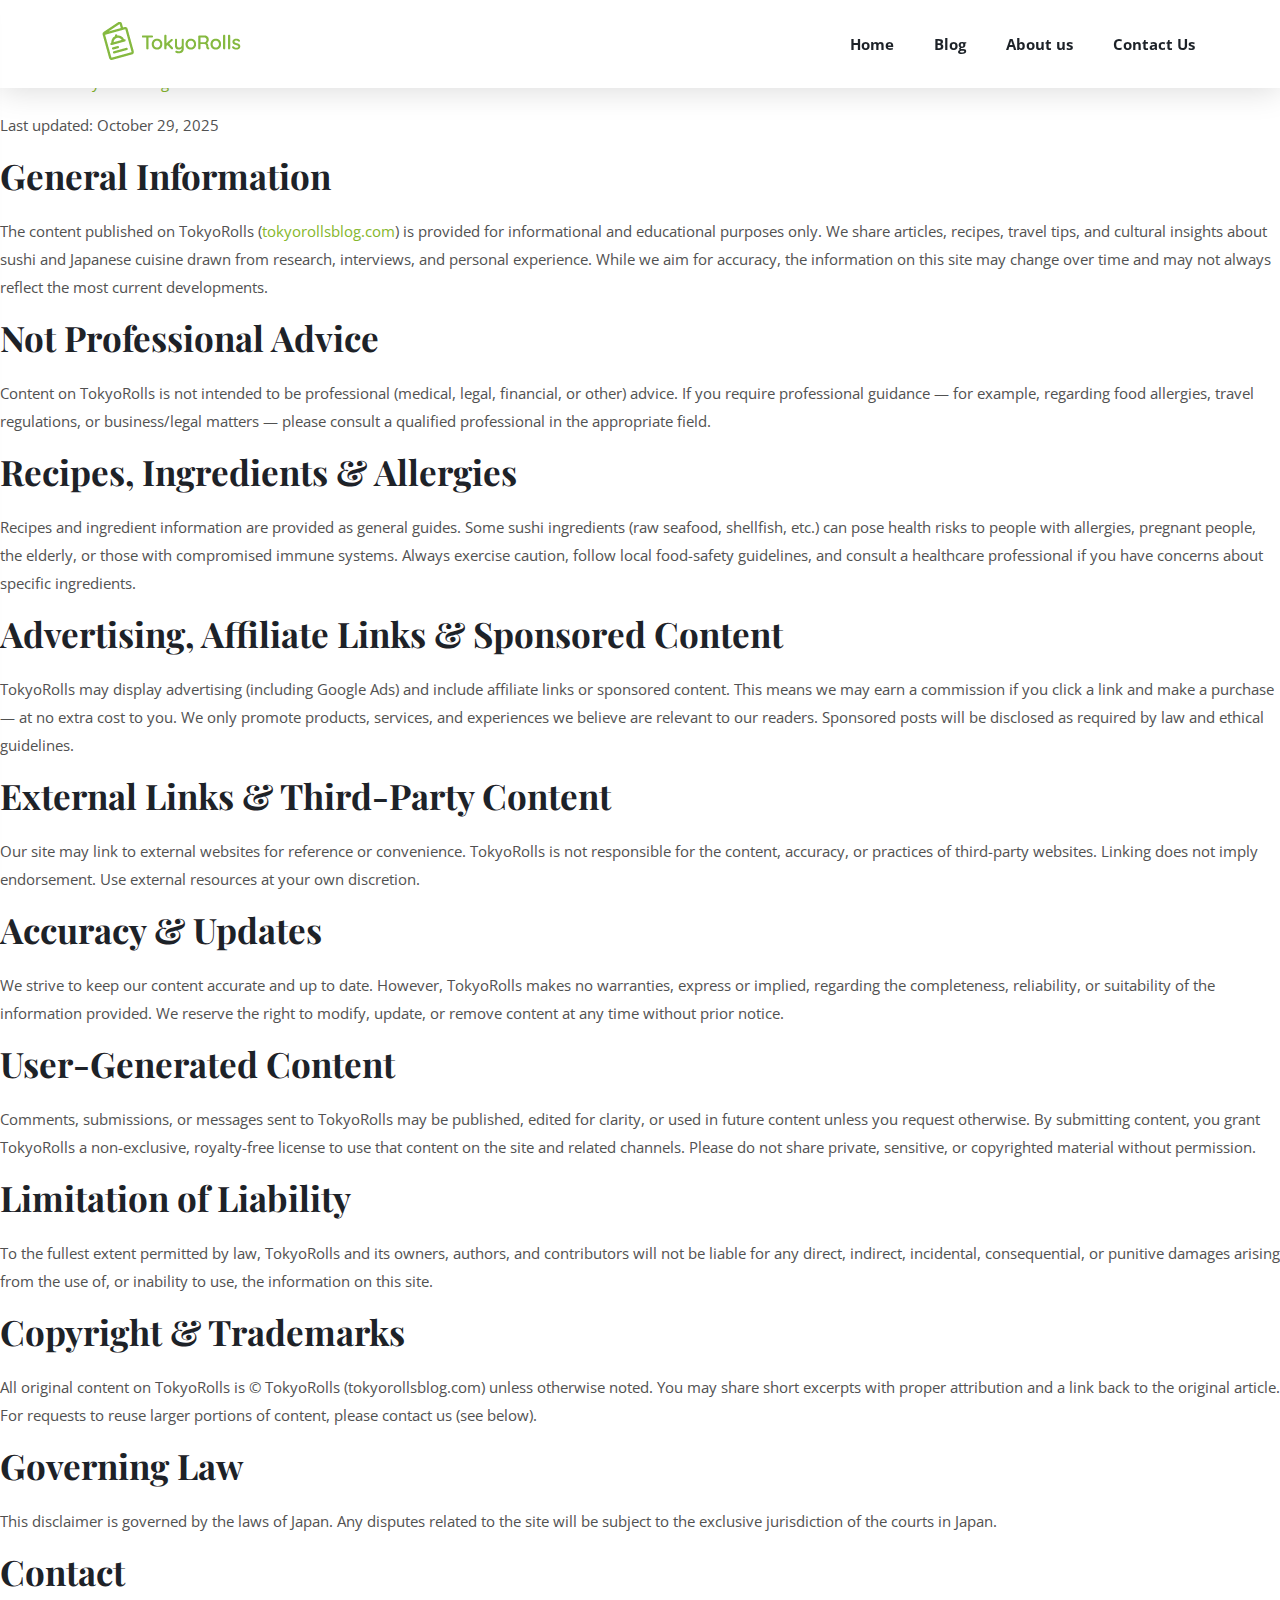
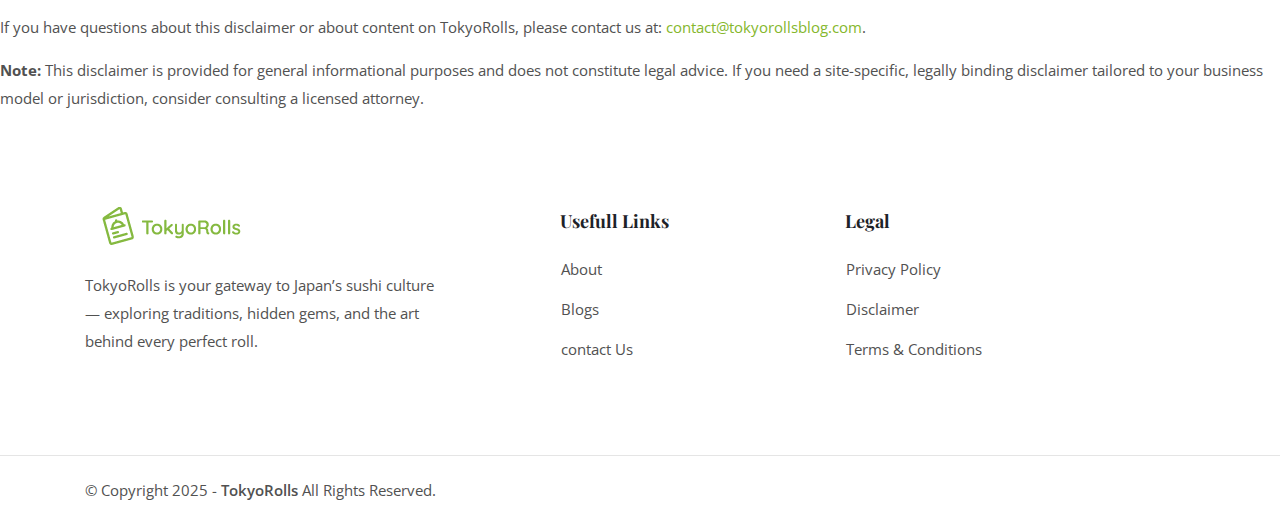
<file: disclaimer.html>
<!DOCTYPE html>
<html lang="en" dir="ltr">

<head>
    <meta charset="utf-8">
    <meta name="viewport" content="width=device-width, initial-scale=1.0">
    <title>TokyoRolls - Disclaimer</title>

    <!-- Vendor Stylesheets -->
    <link rel="stylesheet" href="assets/css/plugins/bootstrap.min.css">
    <link rel="stylesheet" href="assets/css/plugins/animate.min.css">
    <link rel="stylesheet" href="assets/css/plugins/magnific-popup.css">
    <link rel="stylesheet" href="assets/css/plugins/slick.css">
    <link rel="stylesheet" href="assets/css/plugins/slick-theme.css">
    <!-- Icon Fonts -->
    <link rel="stylesheet" href="assets/fonts/flaticon/flaticon.css">
    <link rel="stylesheet" href="assets/fonts/font-awesome/css/all.min.css">

    <!-- TokyoRolls Style sheet -->
    <link rel="stylesheet" href="assets/css/style.css">
    <!-- Favicon -->
    <link rel="icon" type="image/png" sizes="32x32" href="favicon.ico">

</head>

<body>

    <!-- Aside (Mobile Navigation) -->
    <aside class="main-aside">
        <a class="navbar-brand" href="index.html"> <img src="assets/img/logo.png" alt="logo"> </a>

        <div class="aside-scroll">
            <ul>
                <li class="menu-item">
                    <a href="index.html">Home</a>

                </li>
                <li class="menu-item">
                    <a href="blog-grid.html">Blog</a>
                </li>
                <li class="menu-item">
                    <a href="about-us.html">About Us</a>
                <li class="menu-item">
                    <a href="contact-us.html">Contact Us</a>
                </li>
            </ul>

        </div>

    </aside>
    <div class="aside-overlay aside-trigger"></div>

    <!-- Header Start -->
    <header class="main-header header-1 can-sticky">
        <nav class="navbar">
            <div class="container">
                <!-- Logo -->
                <a class="navbar-brand" href="index.html"> <img src="assets/img/logo.png" alt="logo"> </a>
                <!-- Menu -->
                <ul class="navbar-nav">
                    <li class="menu-item menu-item-has-children">
                        <a href="index.html">Home</a>
                    </li>
                    <li class="menu-item menu-item-has-children">
                        <a href="blog-grid.html">Blog</a>
                    </li>
                    <li class="menu-item menu-item-has-children">
                        <a href="about-us.html">About us</a>
                    </li>
                    <li class="menu-item">
                        <a href="contact-us.html">Contact Us</a>
                    </li>
                </ul>

            </div>
        </nav>

        <!-- Search Form Start-->
        <div class="search-form-wrapper">
            <div class="search-trigger close-btn">
                <span></span>
                <span></span>
            </div>
            <form class="search-form" method="post">
                <input type="text" placeholder="Search..." value="">
                <button type="submit" class="search-btn">
                    <i class="flaticon-magnifying-glass"></i>
                </button>
            </form>
        </div>
        <!-- Search Form End-->


    </header>
    <!-- Header End -->

    <section id="disclaimer" class="site-disclaimer">
        <h2>Disclaimer</h2>
        <p><strong>Website:</strong> <a href="https://tokyorollsblog.com" target="_blank"
                rel="noopener noreferrer">tokyorollsblog.com</a></p>
        <p><em>Last updated:</em> October 29, 2025</p>

        <h3>General Information</h3>
        <p>
            The content published on TokyoRolls (<a href="https://tokyorollsblog.com" target="_blank"
                rel="noopener noreferrer">tokyorollsblog.com</a>) is provided for informational and educational purposes
            only. We share articles, recipes, travel tips, and cultural insights about sushi and Japanese cuisine drawn
            from research, interviews, and personal experience. While we aim for accuracy, the information on this site
            may change over time and may not always reflect the most current developments.
        </p>

        <h3>Not Professional Advice</h3>
        <p>
            Content on TokyoRolls is not intended to be professional (medical, legal, financial, or other) advice. If
            you require professional guidance — for example, regarding food allergies, travel regulations, or
            business/legal matters — please consult a qualified professional in the appropriate field.
        </p>

        <h3>Recipes, Ingredients & Allergies</h3>
        <p>
            Recipes and ingredient information are provided as general guides. Some sushi ingredients (raw seafood,
            shellfish, etc.) can pose health risks to people with allergies, pregnant people, the elderly, or those with
            compromised immune systems. Always exercise caution, follow local food-safety guidelines, and consult a
            healthcare professional if you have concerns about specific ingredients.
        </p>

        <h3>Advertising, Affiliate Links & Sponsored Content</h3>
        <p>
            TokyoRolls may display advertising (including Google Ads) and include affiliate links or sponsored content.
            This means we may earn a commission if you click a link and make a purchase — at no extra cost to you. We
            only promote products, services, and experiences we believe are relevant to our readers. Sponsored posts
            will be disclosed as required by law and ethical guidelines.
        </p>

        <h3>External Links & Third-Party Content</h3>
        <p>
            Our site may link to external websites for reference or convenience. TokyoRolls is not responsible for the
            content, accuracy, or practices of third-party websites. Linking does not imply endorsement. Use external
            resources at your own discretion.
        </p>

        <h3>Accuracy & Updates</h3>
        <p>
            We strive to keep our content accurate and up to date. However, TokyoRolls makes no warranties, express or
            implied, regarding the completeness, reliability, or suitability of the information provided. We reserve the
            right to modify, update, or remove content at any time without prior notice.
        </p>

        <h3>User-Generated Content</h3>
        <p>
            Comments, submissions, or messages sent to TokyoRolls may be published, edited for clarity, or used in
            future content unless you request otherwise. By submitting content, you grant TokyoRolls a non-exclusive,
            royalty-free license to use that content on the site and related channels. Please do not share private,
            sensitive, or copyrighted material without permission.
        </p>

        <h3>Limitation of Liability</h3>
        <p>
            To the fullest extent permitted by law, TokyoRolls and its owners, authors, and contributors will not be
            liable for any direct, indirect, incidental, consequential, or punitive damages arising from the use of, or
            inability to use, the information on this site.
        </p>

        <h3>Copyright & Trademarks</h3>
        <p>
            All original content on TokyoRolls is © TokyoRolls (tokyorollsblog.com) unless otherwise noted. You may
            share short excerpts with proper attribution and a link back to the original article. For requests to reuse
            larger portions of content, please contact us (see below).
        </p>

        <h3>Governing Law</h3>
        <p>
            This disclaimer is governed by the laws of Japan. Any disputes related to the site will be subject to the
            exclusive jurisdiction of the courts in Japan.
        </p>

        <h3>Contact</h3>
        <p>
            If you have questions about this disclaimer or about content on TokyoRolls, please contact us at: <a
                href="mailto:contact@tokyorollsblog.com">contact@tokyorollsblog.com</a>.
        </p>

        <p class="disclaimer-note">
            <strong>Note:</strong> This disclaimer is provided for general informational purposes and does not
            constitute legal advice. If you need a site-specific, legally binding disclaimer tailored to your business
            model or jurisdiction, consider consulting a licensed attorney.
        </p>
    </section>


    <!-- Footer Start -->
    <footer class="ct-footer">
        <div class="container">
            <div class="row">
                <div class="col-lg-4 col-md-4 col-sm-12 footer-widget">
                    <div class="footer-logo"> <img src="assets/img/logo.png" alt="TokyoRolls"> </div>
                    <p>TokyoRolls is your gateway to Japan’s sushi culture — exploring traditions, hidden gems, and the
                        art behind every perfect roll.</p>
                </div>
                <div class="offset-lg-1 offset-md-1 col-lg-3 col-md-3 col-sm-6 footer-widget">
                    <h5 class="widget-title">Usefull Links</h5>
                    <ul>
                        <li> <a href="about-us.html">About</a> </li>
                        <li> <a href="blog-grid.html">Blogs</a> </li>
                        <li> <a href="contact-us.html">contact Us</a> </li>
                    </ul>
                </div>
                <div class="col-lg-4 col-md-3 col-sm-6 footer-widget">
                    <h5 class="widget-title">Legal</h5>
                    <ul>
                        <li> <a href="privacy.html">Privacy Policy</a> </li>
                        <li> <a href="disclaimer.html">Disclaimer</a> </li>
                        <li> <a href="terms.html">Terms & Conditions</a> </li>
                    </ul>

                </div>
            </div>
        </div>
        <div class="footer-bottom">
            <div class="container">
                <p class="m-0">&copy; Copyright 2025 - <a href="index.html">TokyoRolls</a> All Rights Reserved.</p>
            </div>
        </div>

    </footer>
    <!-- Footer End -->

    <!-- Vendor Scripts -->
    <script src="assets/js/plugins/jquery-3.4.1.min.js"></script>
    <script src="assets/js/plugins/popper.min.js"></script>
    <script src="assets/js/plugins/waypoint.js"></script>
    <script src="assets/js/plugins/bootstrap.min.js"></script>
    <script src="assets/js/plugins/jquery.magnific-popup.min.js"></script>
    <script src="assets/js/plugins/jquery.slimScroll.min.js"></script>
    <script src="assets/js/plugins/imagesloaded.min.js"></script>
    <script src="assets/js/plugins/jquery.steps.min.js"></script>
    <script src="assets/js/plugins/jquery.countdown.min.js"></script>
    <script src="assets/js/plugins/isotope.pkgd.min.js"></script>
    <script src="assets/js/plugins/slick.min.js"></script>

    <!-- TokyoRolls Scripts -->
    <script src="assets/js/main.js"></script>

</body>

</html>
</file>
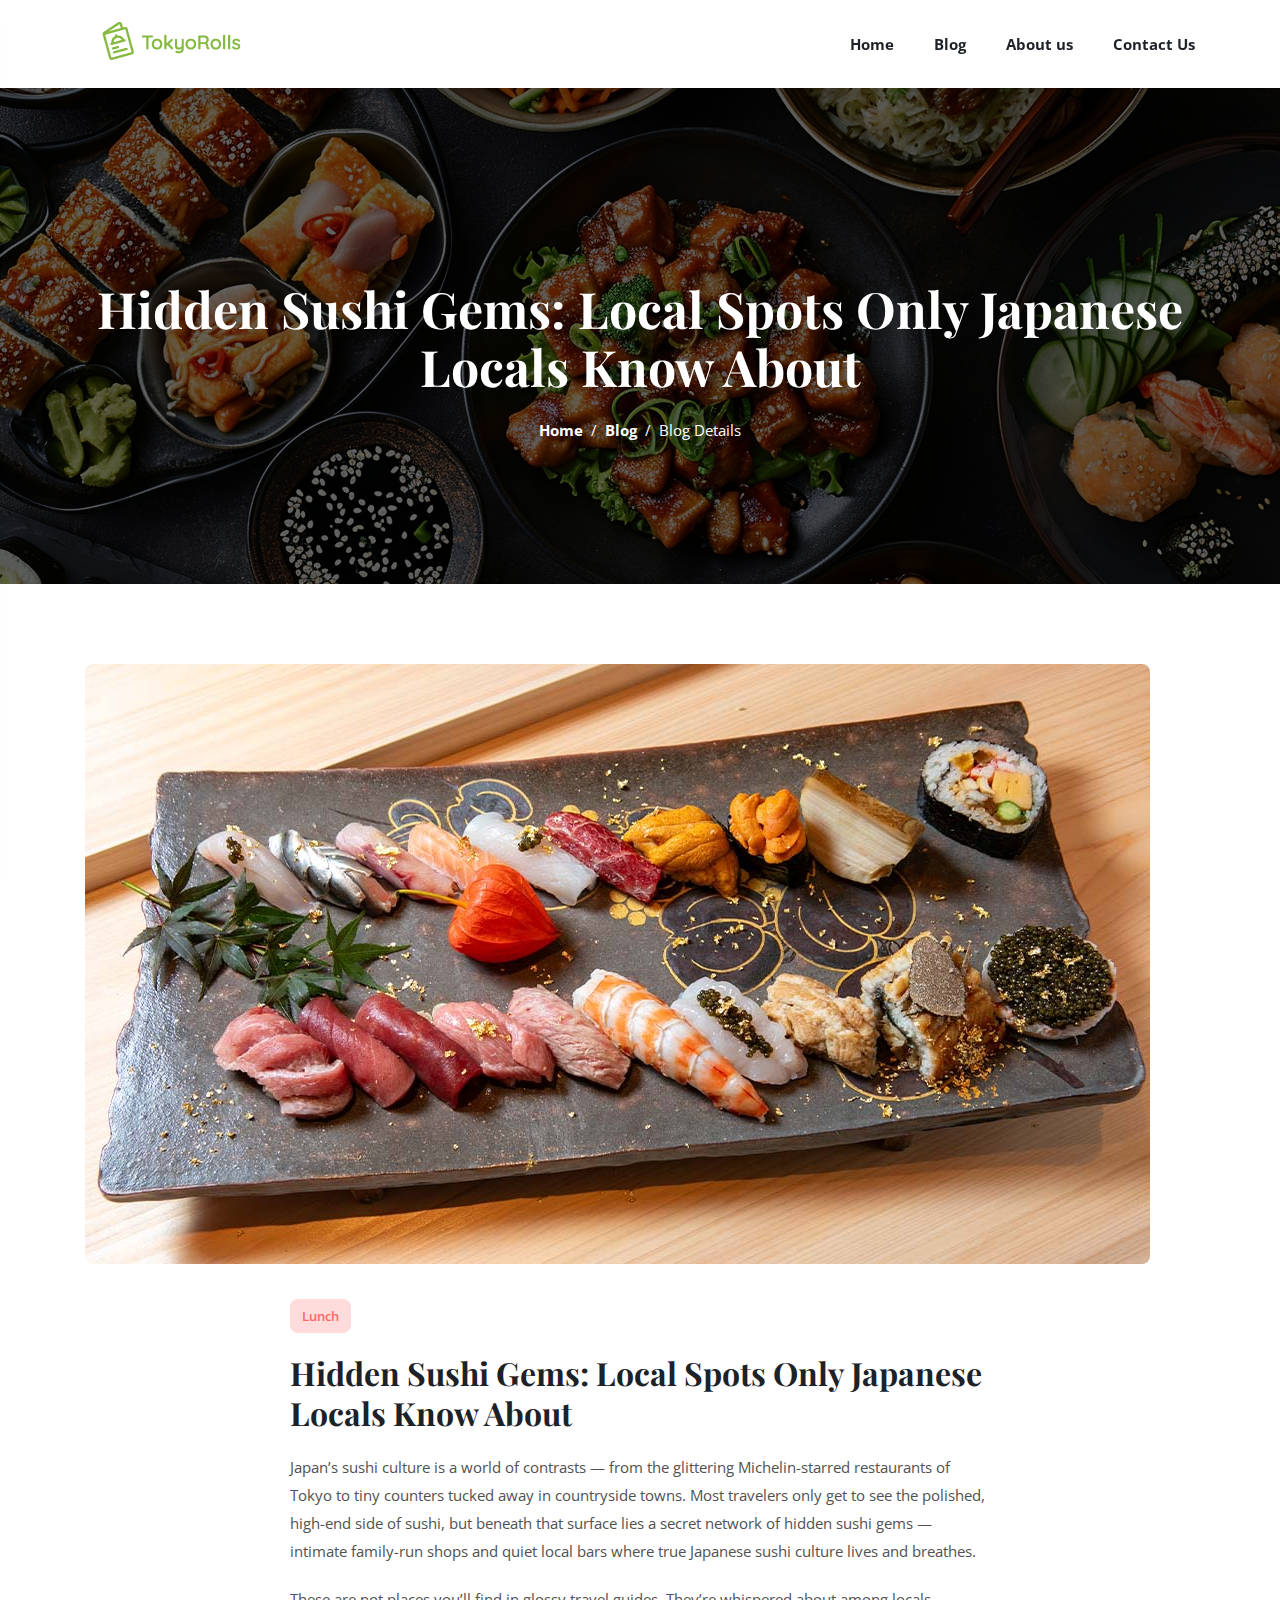
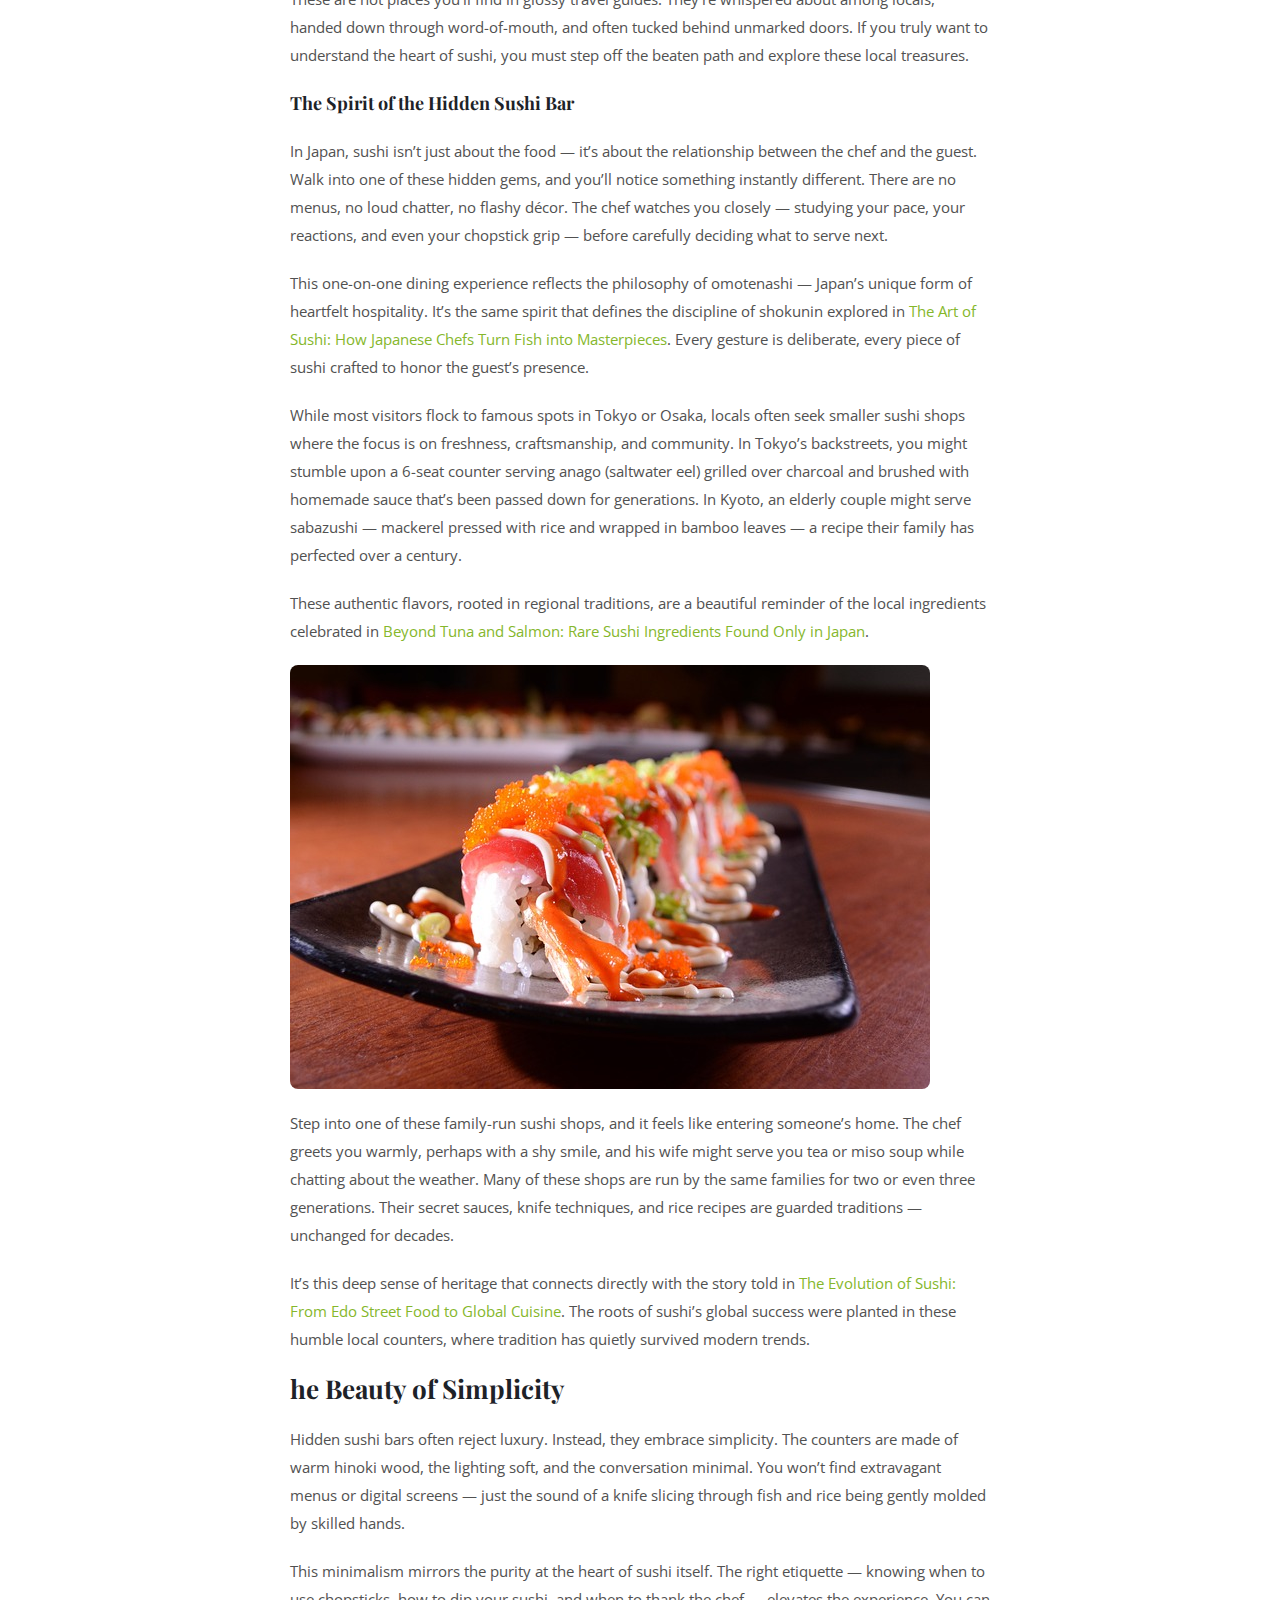
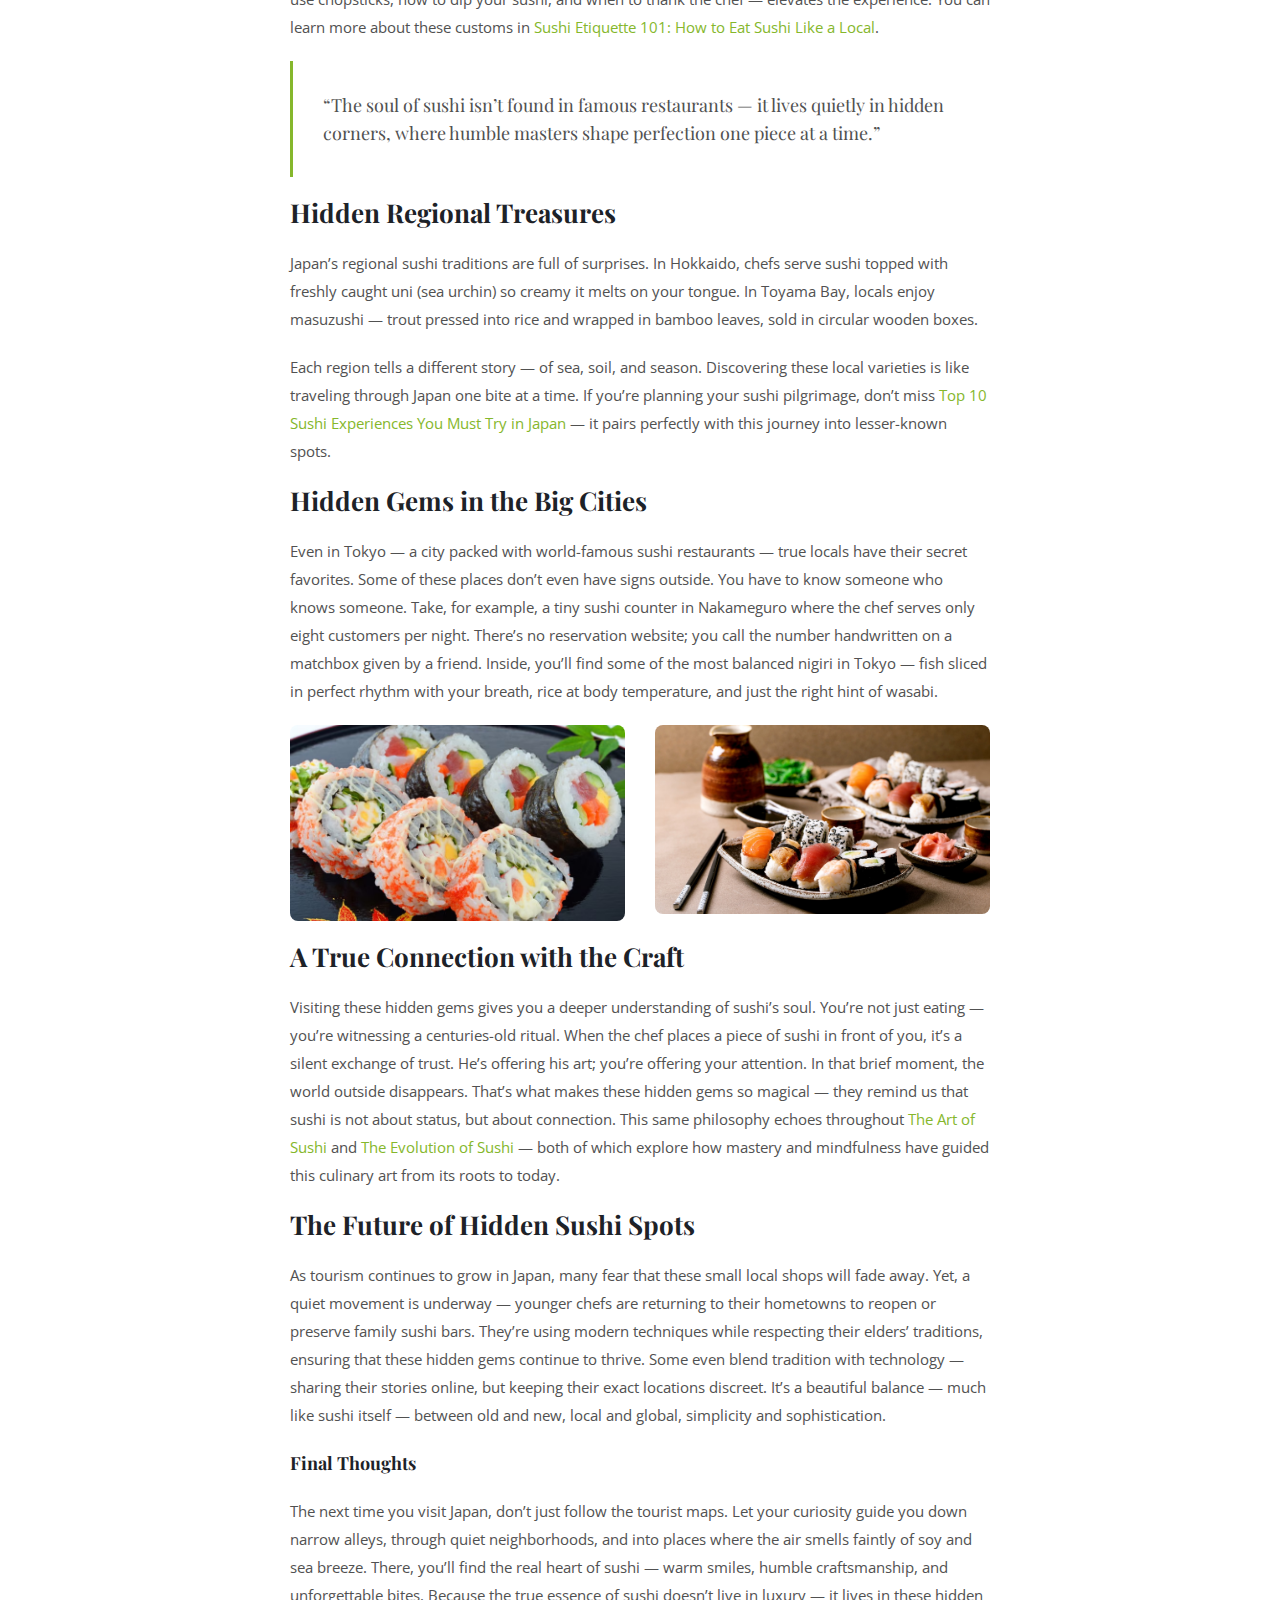
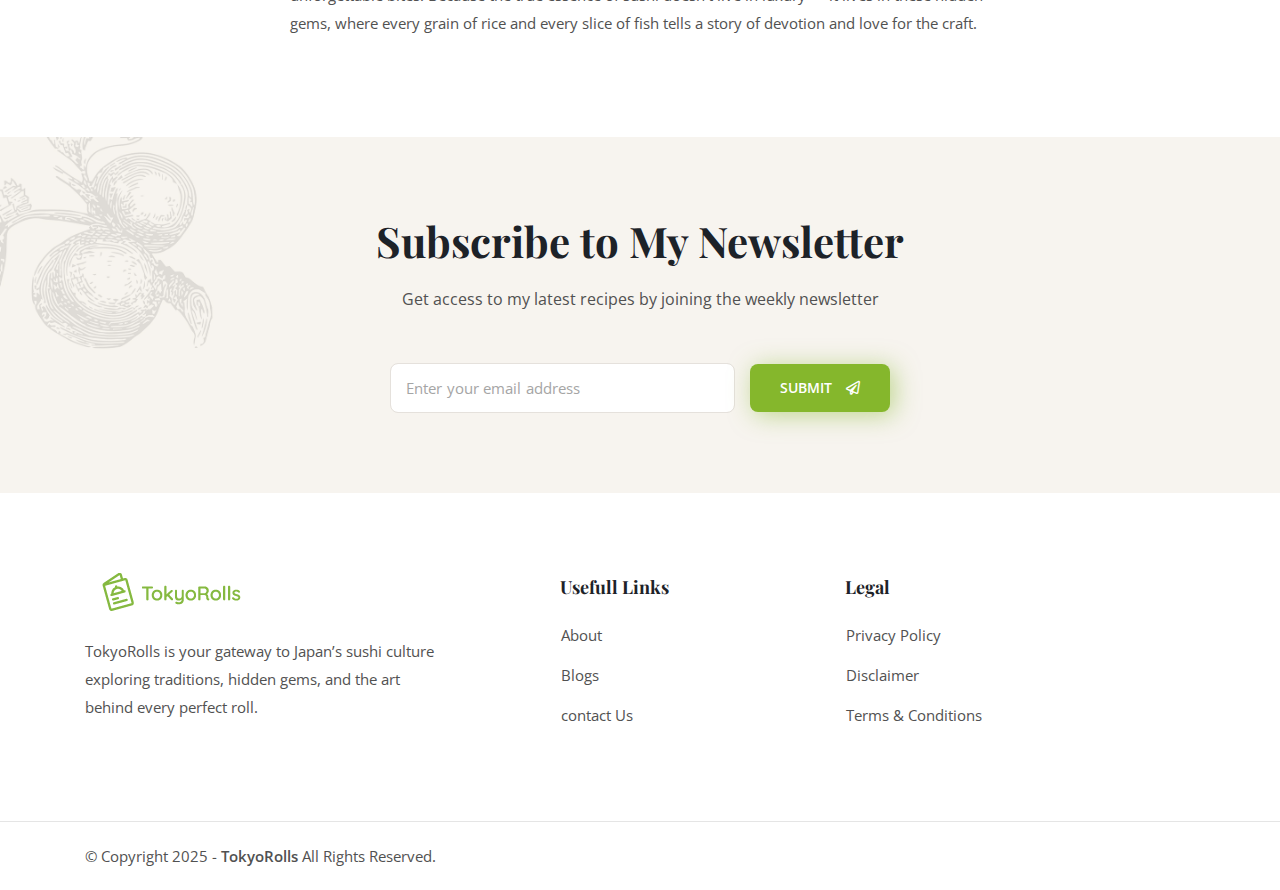
<file: Hidden-sushi-gems.html>
<!DOCTYPE html>
<html lang="en" dir="ltr">

<head>
    <meta charset="utf-8">
    <meta name="viewport" content="width=device-width, initial-scale=1.0">
    <title>TokyoRolls - Hidden Sushi Gems: Local Spots Only Japanese Locals Know About</title>

    <!-- Vendor Stylesheets -->
    <link rel="stylesheet" href="assets/css/plugins/bootstrap.min.css">
    <link rel="stylesheet" href="assets/css/plugins/animate.min.css">
    <link rel="stylesheet" href="assets/css/plugins/magnific-popup.css">
    <link rel="stylesheet" href="assets/css/plugins/slick.css">
    <link rel="stylesheet" href="assets/css/plugins/slick-theme.css">
    <!-- Icon Fonts -->
    <link rel="stylesheet" href="assets/fonts/flaticon/flaticon.css">
    <link rel="stylesheet" href="assets/fonts/font-awesome/css/all.min.css">

    <!-- TokyoRolls Style sheet -->
    <link rel="stylesheet" href="assets/css/style.css">
    <!-- Favicon -->
    <link rel="icon" type="image/png" sizes="32x32" href="favicon.ico">

</head>

<body>

    <!-- Aside (Mobile Navigation) -->
    <aside class="main-aside">
        <a class="navbar-brand" href="index.html"> <img src="assets/img/logo.png" alt="logo"> </a>

        <div class="aside-scroll">
            <ul>
                <li class="menu-item">
                    <a href="index.html">Home</a>

                </li>
                <li class="menu-item">
                    <a href="blog-grid.html">Blog</a>
                </li>
                <li class="menu-item">
                    <a href="about-us.html">About Us</a>
                <li class="menu-item">
                    <a href="contact-us.html">Contact Us</a>
                </li>
            </ul>

        </div>

    </aside>
    <div class="aside-overlay aside-trigger"></div>

    <!-- Header Start -->
    <header class="main-header header-1 can-sticky">
        <nav class="navbar">
            <div class="container">
                <!-- Logo -->
                <a class="navbar-brand" href="index.html"> <img src="assets/img/logo.png" alt="logo"> </a>
                <!-- Menu -->
                <ul class="navbar-nav">
                    <li class="menu-item menu-item-has-children">
                        <a href="index.html">Home</a>
                    </li>
                    <li class="menu-item menu-item-has-children">
                        <a href="blog-grid.html">Blog</a>
                    </li>
                    <li class="menu-item menu-item-has-children">
                        <a href="about-us.html">About us</a>
                    </li>
                    <li class="menu-item">
                        <a href="contact-us.html">Contact Us</a>
                    </li>
                </ul>

            </div>
        </nav>

        <!-- Search Form Start-->
        <div class="search-form-wrapper">
            <div class="search-trigger close-btn">
                <span></span>
                <span></span>
            </div>
            <form class="search-form" method="post">
                <input type="text" placeholder="Search..." value="">
                <button type="submit" class="search-btn">
                    <i class="flaticon-magnifying-glass"></i>
                </button>
            </form>
        </div>
        <!-- Search Form End-->


    </header>
    <!-- Header End -->

    <!-- Subheader Start -->
    <div class="subheader bg-cover dark-overlay dark-overlay-2"
        style="background-image: url('assets/img/subheader.jpg')">
        <div class="container">
            <div class="subheader-inner">
                <h1>Hidden Sushi Gems: Local Spots Only Japanese Locals Know About</h1>
                <nav aria-label="breadcrumb">
                    <ol class="breadcrumb">
                        <li class="breadcrumb-item"><a href="index.html">Home</a></li>
                        <li class="breadcrumb-item"><a href="blog-grid.html">Blog</a></li>
                        <li class="breadcrumb-item active" aria-current="page">Blog Details</li>
                    </ol>
                </nav>
            </div>
        </div>
    </div>
    <!-- Subheader End -->

    <!-- Blog Post Start -->
    <section class="section section-padding single-post-3">
        <div class="container">

            <!-- Content Start -->
            <article class="post-single">
                <div class="post-thumbnail">
                    <img src="assets/img/blog/10.jpg" alt="post">
                </div>
                <div class="post-categories">
                    <a href="blog-grid.html">Lunch</a>
                </div>
                <h2 class="title">Hidden Sushi Gems: Local Spots Only Japanese Locals Know About</h2>
                <div class="post-content">
                    <p>
                        Japan’s sushi culture is a world of contrasts — from the glittering Michelin-starred restaurants
                        of Tokyo to tiny counters tucked away in countryside towns. Most travelers only get to see the
                        polished, high-end side of sushi, but beneath that surface lies a secret network of hidden sushi
                        gems — intimate family-run shops and quiet local bars where true Japanese sushi culture lives
                        and breathes.
                    </p>

                    <p>These are not places you’ll find in glossy travel guides. They’re whispered about among locals,
                        handed down through word-of-mouth, and often tucked behind unmarked doors. If you truly want to
                        understand the heart of sushi, you must step off the beaten path and explore these local
                        treasures.</p>
                    <h5>The Spirit of the Hidden Sushi Bar</h5>
                    <p>In Japan, sushi isn’t just about the food — it’s about the relationship between the chef and the
                        guest. Walk into one of these hidden gems, and you’ll notice something instantly different.
                        There are no menus, no loud chatter, no flashy décor. The chef watches you closely — studying
                        your pace, your reactions, and even your chopstick grip — before carefully deciding what to
                        serve next.</p>
                    <p>This one-on-one dining experience reflects the philosophy of omotenashi — Japan’s unique form of
                        heartfelt hospitality. It’s the same spirit that defines the discipline of shokunin explored in
                        <a href="The-art-of-sushi.html">The Art of Sushi: How Japanese Chefs Turn Fish into Masterpieces</a>.
                        Every gesture is deliberate, every piece of sushi crafted to honor the guest’s presence.</h4>
                    <p>
                        While most visitors flock to famous spots in Tokyo or Osaka, locals often seek smaller sushi
                        shops where the focus is on freshness, craftsmanship, and community.

                        In Tokyo’s backstreets, you might stumble upon a 6-seat counter serving anago (saltwater eel)
                        grilled over charcoal and brushed with homemade sauce that’s been passed down for generations.
                        In Kyoto, an elderly couple might serve sabazushi — mackerel pressed with rice and wrapped in
                        bamboo leaves — a recipe their family has perfected over a century.
                    </p>
                    <p>These authentic flavors, rooted in regional traditions, are a beautiful reminder of the local
                        ingredients celebrated in <a href="Beyond-tuna-and-salmon.html">Beyond Tuna and Salmon: Rare Sushi
                            Ingredients Found Only in Japan</a>.</p>
                    <img src="assets/img/blog/11.jpg" alt="post">
                    <p>
                        Step into one of these family-run sushi shops, and it feels like entering someone’s home. The
                        chef greets you warmly, perhaps with a shy smile, and his wife might serve you tea or miso soup
                        while chatting about the weather.

                        Many of these shops are run by the same families for two or even three generations. Their secret
                        sauces, knife techniques, and rice recipes are guarded traditions — unchanged for decades.
                    </p>
                    <p>It’s this deep sense of heritage that connects directly with the story told in <a
                            href="The-evolution-of-sushi.html">The Evolution of Sushi: From Edo Street Food to Global
                            Cuisine</a>. The roots of sushi’s global success were planted in these humble local
                        counters, where tradition has quietly survived modern trends.</p>
                    <h4>he Beauty of Simplicity</h4>
                    <p>Hidden sushi bars often reject luxury. Instead, they embrace simplicity. The counters are made of
                        warm hinoki wood, the lighting soft, and the conversation minimal. You won’t find extravagant
                        menus or digital screens — just the sound of a knife slicing through fish and rice being gently
                        molded by skilled hands. </p>
                    <p>This minimalism mirrors the purity at the heart of sushi itself. The right etiquette — knowing
                        when to use chopsticks, how to dip your sushi, and when to thank the chef — elevates the
                        experience. You can learn more about these customs in <a href="Sushi-etiquette-101-how-to-eat-sushi-like-a-local.html">Sushi
                            Etiquette 101: How to Eat Sushi Like a Local</a>.</p>
                    <blockquote>
                        <p>“The soul of sushi isn’t found in famous restaurants — it lives quietly in hidden corners, where humble masters shape perfection one piece at a time.”</p>
                    </blockquote>
                    <h4>Hidden Regional Treasures</h4>
                    <p>
                        Japan’s regional sushi traditions are full of surprises. In Hokkaido, chefs serve sushi topped
                        with freshly caught uni (sea urchin) so creamy it melts on your tongue. In Toyama Bay, locals
                        enjoy masuzushi — trout pressed into rice and wrapped in bamboo leaves, sold in circular wooden
                        boxes.
                    </p>
                    <p>Each region tells a different story — of sea, soil, and season. Discovering these local varieties
                        is like traveling through Japan one bite at a time. If you’re planning your sushi pilgrimage,
                        don’t miss <a href="Top-10-sushi-experiences-you-must-try-in-japan.html">Top 10 Sushi Experiences You Must Try in Japan</a>
                        — it pairs perfectly with this journey into lesser-known spots.</p>
                    <h4>Hidden Gems in the Big Cities</h4>
                    <p>Even in Tokyo — a city packed with world-famous sushi restaurants — true locals have their secret
                        favorites. Some of these places don’t even have signs outside. You have to know someone who
                        knows someone.

                        Take, for example, a tiny sushi counter in Nakameguro where the chef serves only eight customers
                        per night. There’s no reservation website; you call the number handwritten on a matchbox given
                        by a friend. Inside, you’ll find some of the most balanced nigiri in Tokyo — fish sliced in
                        perfect rhythm with your breath, rice at body temperature, and just the right hint of wasabi.
                    </p>
                    <div class="row">
                        <div class="col-md-6">
                            <img src="assets/img/blog/8.jpg" alt="post">
                        </div>
                        <div class="col-md-6">
                            <img src="assets/img/blog/7.jpg" alt="post">
                        </div>
                    </div>
                    <h4>A True Connection with the Craft</h4>
                    <p>
                        Visiting these hidden gems gives you a deeper understanding of sushi’s soul. You’re not just
                        eating — you’re witnessing a centuries-old ritual.

                        When the chef places a piece of sushi in front of you, it’s a silent exchange of trust. He’s
                        offering his art; you’re offering your attention. In that brief moment, the world outside
                        disappears. That’s what makes these hidden gems so magical — they remind us that sushi is not
                        about status, but about connection.

                        This same philosophy echoes throughout <a href="The-art-of-sushi.html">The Art of Sushi</a> and <a
                            href="The-evolution-of-sushi.html">The Evolution of Sushi</a> — both of which explore how mastery
                        and mindfulness have guided this culinary art from its roots to today.
                    </p>
                    <h4>The Future of Hidden Sushi Spots</h4>
                    <p>As tourism continues to grow in Japan, many fear that these small local shops will fade away.
                        Yet, a quiet movement is underway — younger chefs are returning to their hometowns to reopen or
                        preserve family sushi bars.

                        They’re using modern techniques while respecting their elders’ traditions, ensuring that these
                        hidden gems continue to thrive. Some even blend tradition with technology — sharing their
                        stories online, but keeping their exact locations discreet.

                        It’s a beautiful balance — much like sushi itself — between old and new, local and global,
                        simplicity and sophistication.</p>
                    <h5>Final Thoughts</h5>
                    <p>The next time you visit Japan, don’t just follow the tourist maps. Let your curiosity guide you
                        down narrow alleys, through quiet neighborhoods, and into places where the air smells faintly of
                        soy and sea breeze. There, you’ll find the real heart of sushi — warm smiles, humble
                        craftsmanship, and unforgettable bites.

                        Because the true essence of sushi doesn’t live in luxury — it lives in these hidden gems, where
                        every grain of rice and every slice of fish tells a story of devotion and love for the craft.
                    </p>

                </div>
            </article>
            <!-- Content End -->


        </div>
    </section>
    <!-- Blog Posts End -->


    <!-- Newsletter start -->
    <section class="section light-bg bg-cover" style="background-image:url('assets/img/bg/1.jpg')">
        <div class="container">
            <div class="section-title-wrap section-header text-center">
                <h2 class="title">Subscribe to My Newsletter</h2>
                <p class="subtitle">
                    Get access to my latest recipes by joining the weekly newsletter
                </p>
            </div>

            <form class="ct-newsletter" method="post">
                <input type="email" class="form-control" placeholder="Enter your email address" value="">
                <button type="submit" class="btn-custom primary" name="button"> Submit <i
                        class="far fa-paper-plane"></i> </button>
            </form>

        </div>
    </section>
    <!-- Newsletter End -->


    <!-- Footer Start -->
    <footer class="ct-footer">
        <div class="container">
            <div class="row">
                <div class="col-lg-4 col-md-4 col-sm-12 footer-widget">
                    <div class="footer-logo"> <img src="assets/img/logo.png" alt="TokyoRolls"> </div>
                    <p>TokyoRolls is your gateway to Japan’s sushi culture exploring traditions, hidden gems, and the
                        art behind every perfect roll.</p>
                </div>
                <div class="offset-lg-1 offset-md-1 col-lg-3 col-md-3 col-sm-6 footer-widget">
                    <h5 class="widget-title">Usefull Links</h5>
                    <ul>
                        <li> <a href="about-us.html">About</a> </li>
                        <li> <a href="blog-grid.html">Blogs</a> </li>
                        <li> <a href="contact-us.html">contact Us</a> </li>
                    </ul>
                </div>
                <div class="col-lg-4 col-md-3 col-sm-6 footer-widget">
                    <h5 class="widget-title">Legal</h5>
                    <ul>
                        <li> <a href="privacy.html">Privacy Policy</a> </li>
                        <li> <a href="disclaimer.html">Disclaimer</a> </li>
                        <li> <a href="terms.html">Terms & Conditions</a> </li>
                    </ul>

                </div>
            </div>
        </div>
        <div class="footer-bottom">
            <div class="container">
                <p class="m-0">&copy; Copyright 2025 - <a href="index.html">TokyoRolls</a> All Rights Reserved.</p>
            </div>
        </div>

    </footer>
    <!-- Footer End -->

    <!-- Vendor Scripts -->
    <script src="assets/js/plugins/jquery-3.4.1.min.js"></script>
    <script src="assets/js/plugins/popper.min.js"></script>
    <script src="assets/js/plugins/waypoint.js"></script>
    <script src="assets/js/plugins/bootstrap.min.js"></script>
    <script src="assets/js/plugins/jquery.magnific-popup.min.js"></script>
    <script src="assets/js/plugins/jquery.slimScroll.min.js"></script>
    <script src="assets/js/plugins/imagesloaded.min.js"></script>
    <script src="assets/js/plugins/jquery.steps.min.js"></script>
    <script src="assets/js/plugins/jquery.countdown.min.js"></script>
    <script src="assets/js/plugins/isotope.pkgd.min.js"></script>
    <script src="assets/js/plugins/slick.min.js"></script>

    <!-- TokyoRolls Scripts -->
    <script src="assets/js/main.js"></script>

</body>

</html>
</file>
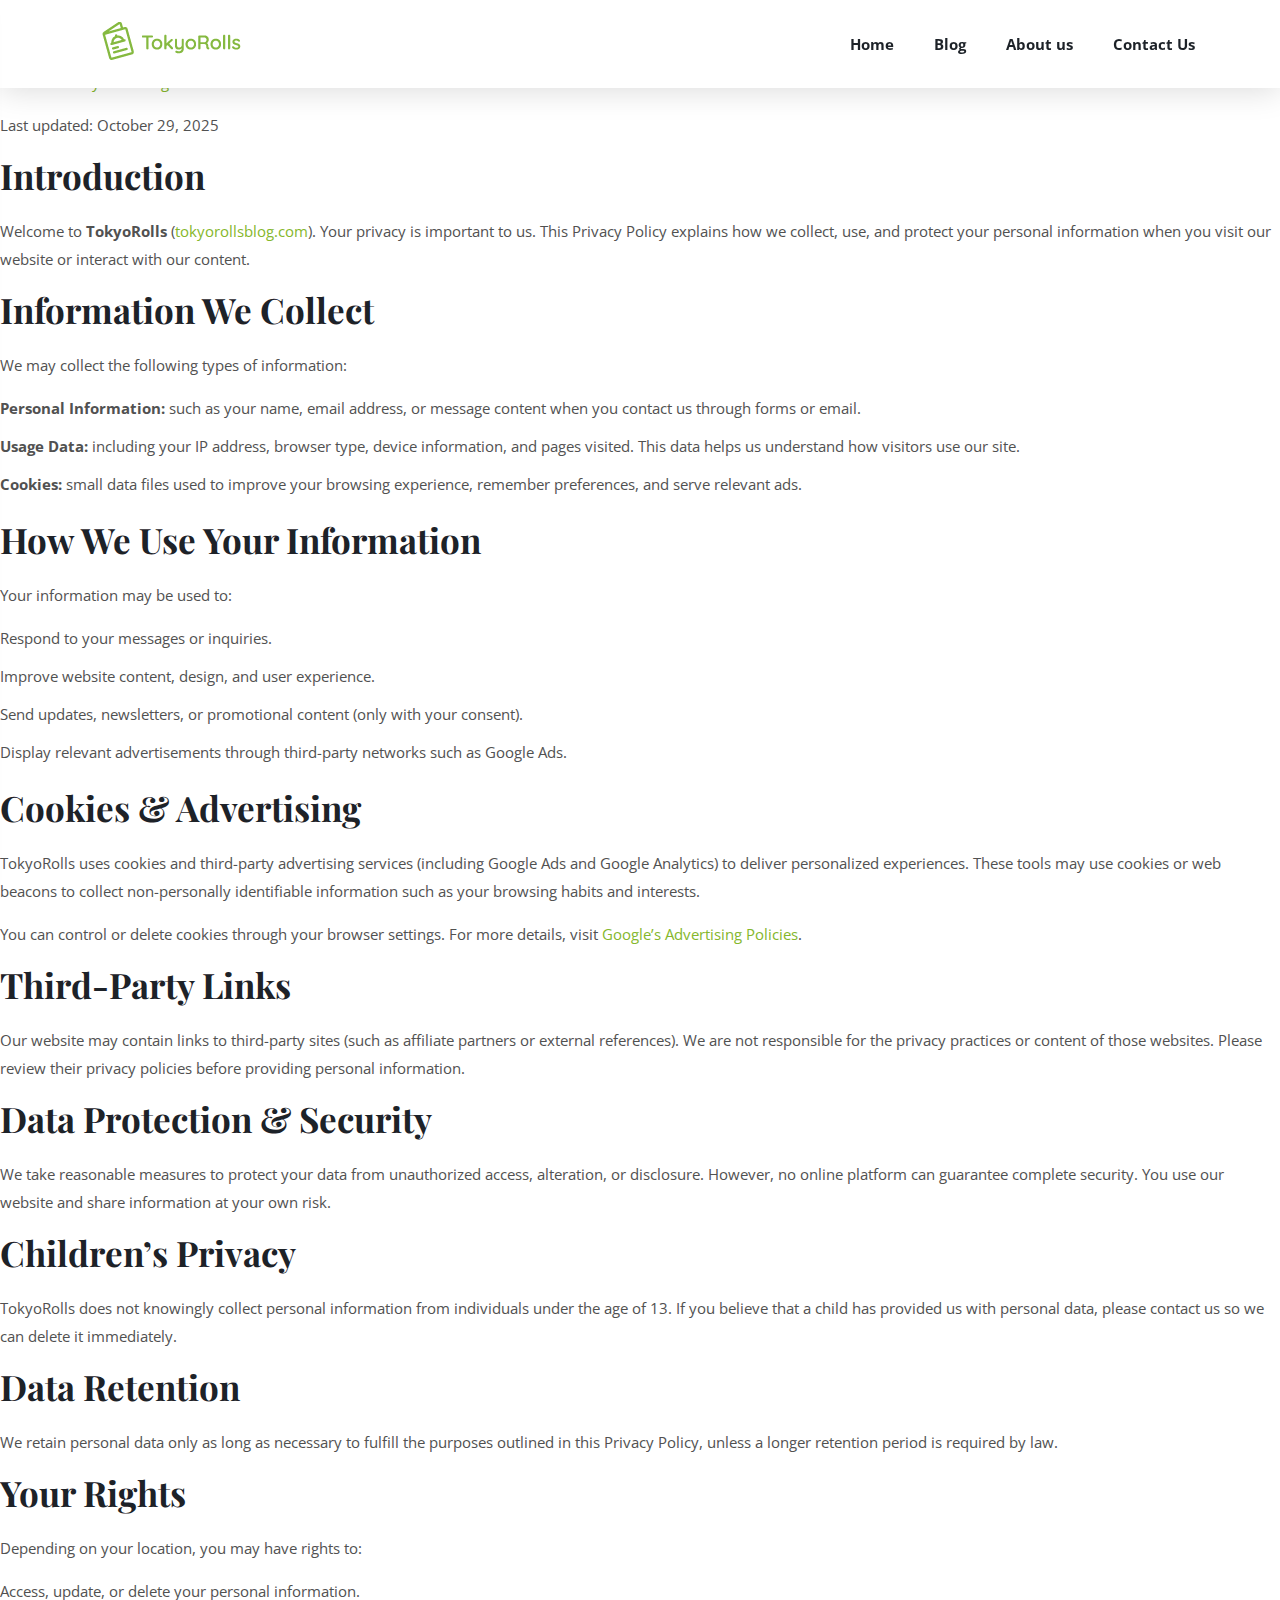
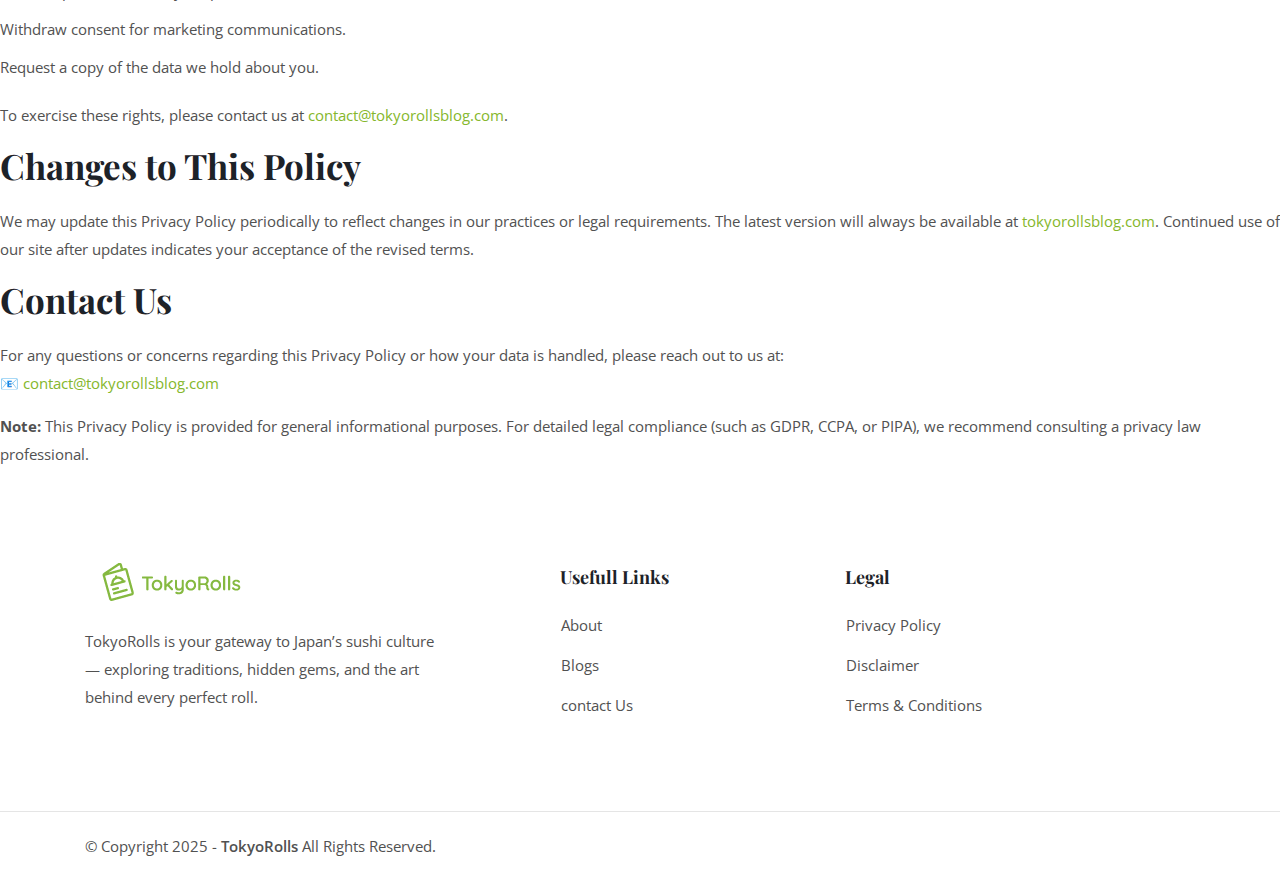
<file: privacy.html>
<!DOCTYPE html>
<html lang="en" dir="ltr">

<head>
    <meta charset="utf-8">
    <meta name="viewport" content="width=device-width, initial-scale=1.0">
    <title>TokyoRolls - Privacy-policy</title>

    <!-- Vendor Stylesheets -->
    <link rel="stylesheet" href="assets/css/plugins/bootstrap.min.css">
    <link rel="stylesheet" href="assets/css/plugins/animate.min.css">
    <link rel="stylesheet" href="assets/css/plugins/magnific-popup.css">
    <link rel="stylesheet" href="assets/css/plugins/slick.css">
    <link rel="stylesheet" href="assets/css/plugins/slick-theme.css">
    <!-- Icon Fonts -->
    <link rel="stylesheet" href="assets/fonts/flaticon/flaticon.css">
    <link rel="stylesheet" href="assets/fonts/font-awesome/css/all.min.css">

    <!-- TokyoRolls Style sheet -->
    <link rel="stylesheet" href="assets/css/style.css">
    <!-- Favicon -->
    <link rel="icon" type="image/png" sizes="32x32" href="favicon.ico">

</head>

<body>

    <!-- Aside (Mobile Navigation) -->
    <aside class="main-aside">
        <a class="navbar-brand" href="index.html"> <img src="assets/img/logo.png" alt="logo"> </a>

        <div class="aside-scroll">
            <ul>
                <li class="menu-item">
                    <a href="index.html">Home</a>

                </li>
                <li class="menu-item">
                    <a href="blog-grid.html">Blog</a>
                </li>
                <li class="menu-item">
                    <a href="about-us.html">About Us</a>
                <li class="menu-item">
                    <a href="contact-us.html">Contact Us</a>
                </li>
            </ul>

        </div>

    </aside>
    <div class="aside-overlay aside-trigger"></div>

    <!-- Header Start -->
    <header class="main-header header-1 can-sticky">
        <nav class="navbar">
            <div class="container">
                <!-- Logo -->
                <a class="navbar-brand" href="index.html"> <img src="assets/img/logo.png" alt="logo"> </a>
                <!-- Menu -->
                <ul class="navbar-nav">
                    <li class="menu-item menu-item-has-children">
                        <a href="index.html">Home</a>
                    </li>
                    <li class="menu-item menu-item-has-children">
                        <a href="blog-grid.html">Blog</a>
                    </li>
                    <li class="menu-item menu-item-has-children">
                        <a href="about-us.html">About us</a>
                    </li>
                    <li class="menu-item">
                        <a href="contact-us.html">Contact Us</a>
                    </li>
                </ul>

            </div>
        </nav>

        <!-- Search Form Start-->
        <div class="search-form-wrapper">
            <div class="search-trigger close-btn">
                <span></span>
                <span></span>
            </div>
            <form class="search-form" method="post">
                <input type="text" placeholder="Search..." value="">
                <button type="submit" class="search-btn">
                    <i class="flaticon-magnifying-glass"></i>
                </button>
            </form>
        </div>
        <!-- Search Form End-->


    </header>
    <!-- Header End -->

    <section id="privacy-policy" class="site-privacy-policy">
        <h2>Privacy Policy</h2>
        <p><strong>Website:</strong> <a href="https://tokyorollsblog.com" target="_blank"
                rel="noopener noreferrer">tokyorollsblog.com</a></p>
        <p><em>Last updated:</em> October 29, 2025</p>

        <h3>Introduction</h3>
        <p>
            Welcome to <strong>TokyoRolls</strong> (<a href="https://tokyorollsblog.com" target="_blank"
                rel="noopener noreferrer">tokyorollsblog.com</a>).
            Your privacy is important to us. This Privacy Policy explains how we collect, use, and protect your personal
            information when you visit our website or interact with our content.
        </p>

        <h3>Information We Collect</h3>
        <p>We may collect the following types of information:</p>
        <ul>
            <li><strong>Personal Information:</strong> such as your name, email address, or message content when you
                contact us through forms or email.</li>
            <li><strong>Usage Data:</strong> including your IP address, browser type, device information, and pages
                visited. This data helps us understand how visitors use our site.</li>
            <li><strong>Cookies:</strong> small data files used to improve your browsing experience, remember
                preferences, and serve relevant ads.</li>
        </ul>

        <h3>How We Use Your Information</h3>
        <p>Your information may be used to:</p>
        <ul>
            <li>Respond to your messages or inquiries.</li>
            <li>Improve website content, design, and user experience.</li>
            <li>Send updates, newsletters, or promotional content (only with your consent).</li>
            <li>Display relevant advertisements through third-party networks such as Google Ads.</li>
        </ul>

        <h3>Cookies & Advertising</h3>
        <p>
            TokyoRolls uses cookies and third-party advertising services (including Google Ads and Google Analytics) to
            deliver personalized experiences.
            These tools may use cookies or web beacons to collect non-personally identifiable information such as your
            browsing habits and interests.
        </p>
        <p>
            You can control or delete cookies through your browser settings. For more details, visit
            <a href="https://policies.google.com/technologies/ads" target="_blank" rel="noopener noreferrer">Google’s
                Advertising Policies</a>.
        </p>

        <h3>Third-Party Links</h3>
        <p>
            Our website may contain links to third-party sites (such as affiliate partners or external references).
            We are not responsible for the privacy practices or content of those websites. Please review their privacy
            policies before providing personal information.
        </p>

        <h3>Data Protection & Security</h3>
        <p>
            We take reasonable measures to protect your data from unauthorized access, alteration, or disclosure.
            However, no online platform can guarantee complete security. You use our website and share information at
            your own risk.
        </p>

        <h3>Children’s Privacy</h3>
        <p>
            TokyoRolls does not knowingly collect personal information from individuals under the age of 13.
            If you believe that a child has provided us with personal data, please contact us so we can delete it
            immediately.
        </p>

        <h3>Data Retention</h3>
        <p>
            We retain personal data only as long as necessary to fulfill the purposes outlined in this Privacy Policy,
            unless a longer retention period is required by law.
        </p>

        <h3>Your Rights</h3>
        <p>
            Depending on your location, you may have rights to:
        </p>
        <ul>
            <li>Access, update, or delete your personal information.</li>
            <li>Withdraw consent for marketing communications.</li>
            <li>Request a copy of the data we hold about you.</li>
        </ul>
        <p>
            To exercise these rights, please contact us at <a
                href="mailto:contact@tokyorollsblog.com">contact@tokyorollsblog.com</a>.
        </p>

        <h3>Changes to This Policy</h3>
        <p>
            We may update this Privacy Policy periodically to reflect changes in our practices or legal requirements.
            The latest version will always be available at <a href="https://tokyorollsblog.com" target="_blank"
                rel="noopener noreferrer">tokyorollsblog.com</a>.
            Continued use of our site after updates indicates your acceptance of the revised terms.
        </p>

        <h3>Contact Us</h3>
        <p>
            For any questions or concerns regarding this Privacy Policy or how your data is handled, please reach out to
            us at:
            <br>
            📧 <a href="mailto:contact@tokyorollsblog.com">contact@tokyorollsblog.com</a>
        </p>

        <p class="privacy-note">
            <strong>Note:</strong> This Privacy Policy is provided for general informational purposes.
            For detailed legal compliance (such as GDPR, CCPA, or PIPA), we recommend consulting a privacy law
            professional.
        </p>
    </section>


    <!-- Footer Start -->
    <footer class="ct-footer">
        <div class="container">
            <div class="row">
                <div class="col-lg-4 col-md-4 col-sm-12 footer-widget">
                    <div class="footer-logo"> <img src="assets/img/logo.png" alt="TokyoRolls"> </div>
                    <p>TokyoRolls is your gateway to Japan’s sushi culture — exploring traditions, hidden gems, and the
                        art behind every perfect roll.</p>
                </div>
                <div class="offset-lg-1 offset-md-1 col-lg-3 col-md-3 col-sm-6 footer-widget">
                    <h5 class="widget-title">Usefull Links</h5>
                    <ul>
                        <li> <a href="about-us.html">About</a> </li>
                        <li> <a href="blog-grid.html">Blogs</a> </li>
                        <li> <a href="contact-us.html">contact Us</a> </li>
                    </ul>
                </div>
                <div class="col-lg-4 col-md-3 col-sm-6 footer-widget">
                    <h5 class="widget-title">Legal</h5>
                    <ul>
                        <li> <a href="privacy.html">Privacy Policy</a> </li>
                        <li> <a href="disclaimer.html">Disclaimer</a> </li>
                        <li> <a href="terms.html">Terms & Conditions</a> </li>
                    </ul>

                </div>
            </div>
        </div>
        <div class="footer-bottom">
            <div class="container">
                <p class="m-0">&copy; Copyright 2025 - <a href="index.html">TokyoRolls</a> All Rights Reserved.</p>
            </div>
        </div>

    </footer>
    <!-- Footer End -->

    <!-- Vendor Scripts -->
    <script src="assets/js/plugins/jquery-3.4.1.min.js"></script>
    <script src="assets/js/plugins/popper.min.js"></script>
    <script src="assets/js/plugins/waypoint.js"></script>
    <script src="assets/js/plugins/bootstrap.min.js"></script>
    <script src="assets/js/plugins/jquery.magnific-popup.min.js"></script>
    <script src="assets/js/plugins/jquery.slimScroll.min.js"></script>
    <script src="assets/js/plugins/imagesloaded.min.js"></script>
    <script src="assets/js/plugins/jquery.steps.min.js"></script>
    <script src="assets/js/plugins/jquery.countdown.min.js"></script>
    <script src="assets/js/plugins/isotope.pkgd.min.js"></script>
    <script src="assets/js/plugins/slick.min.js"></script>

    <!-- TokyoRolls Scripts -->
    <script src="assets/js/main.js"></script>

</body>

</html>
</file>
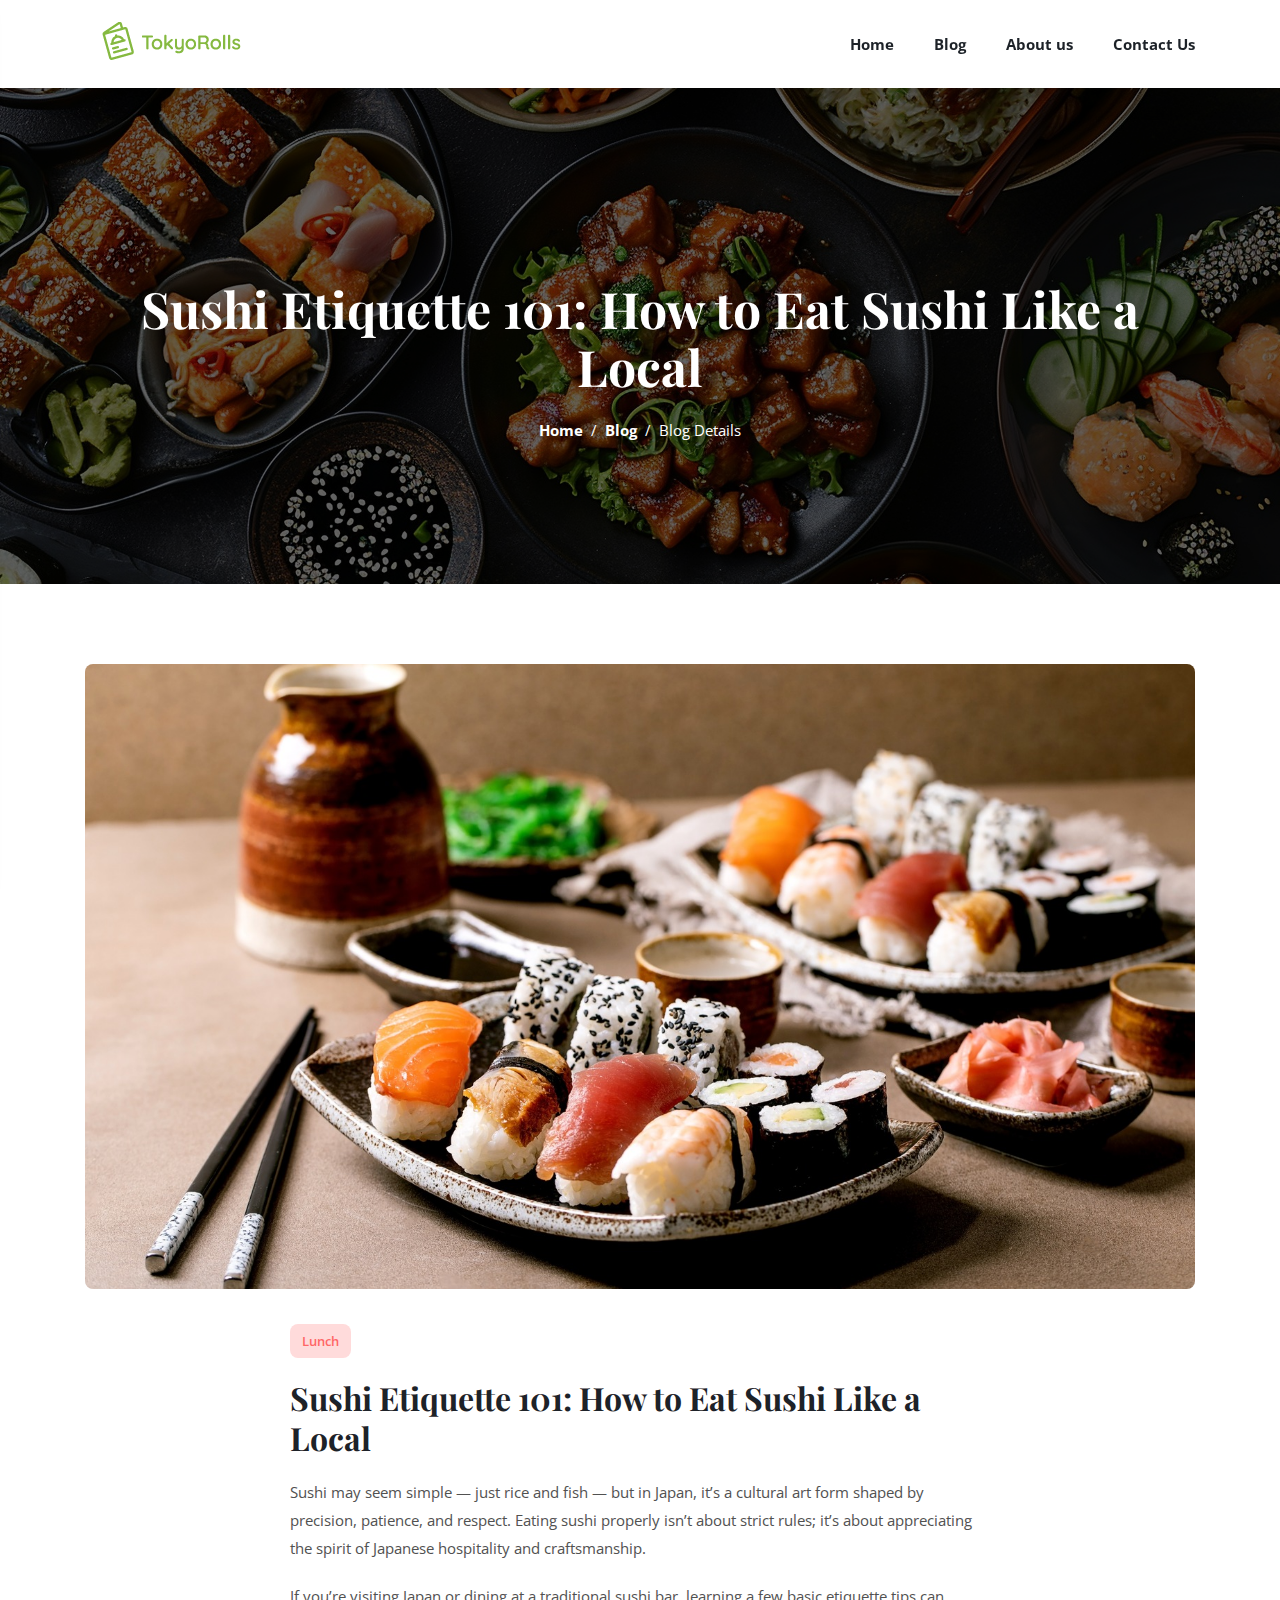
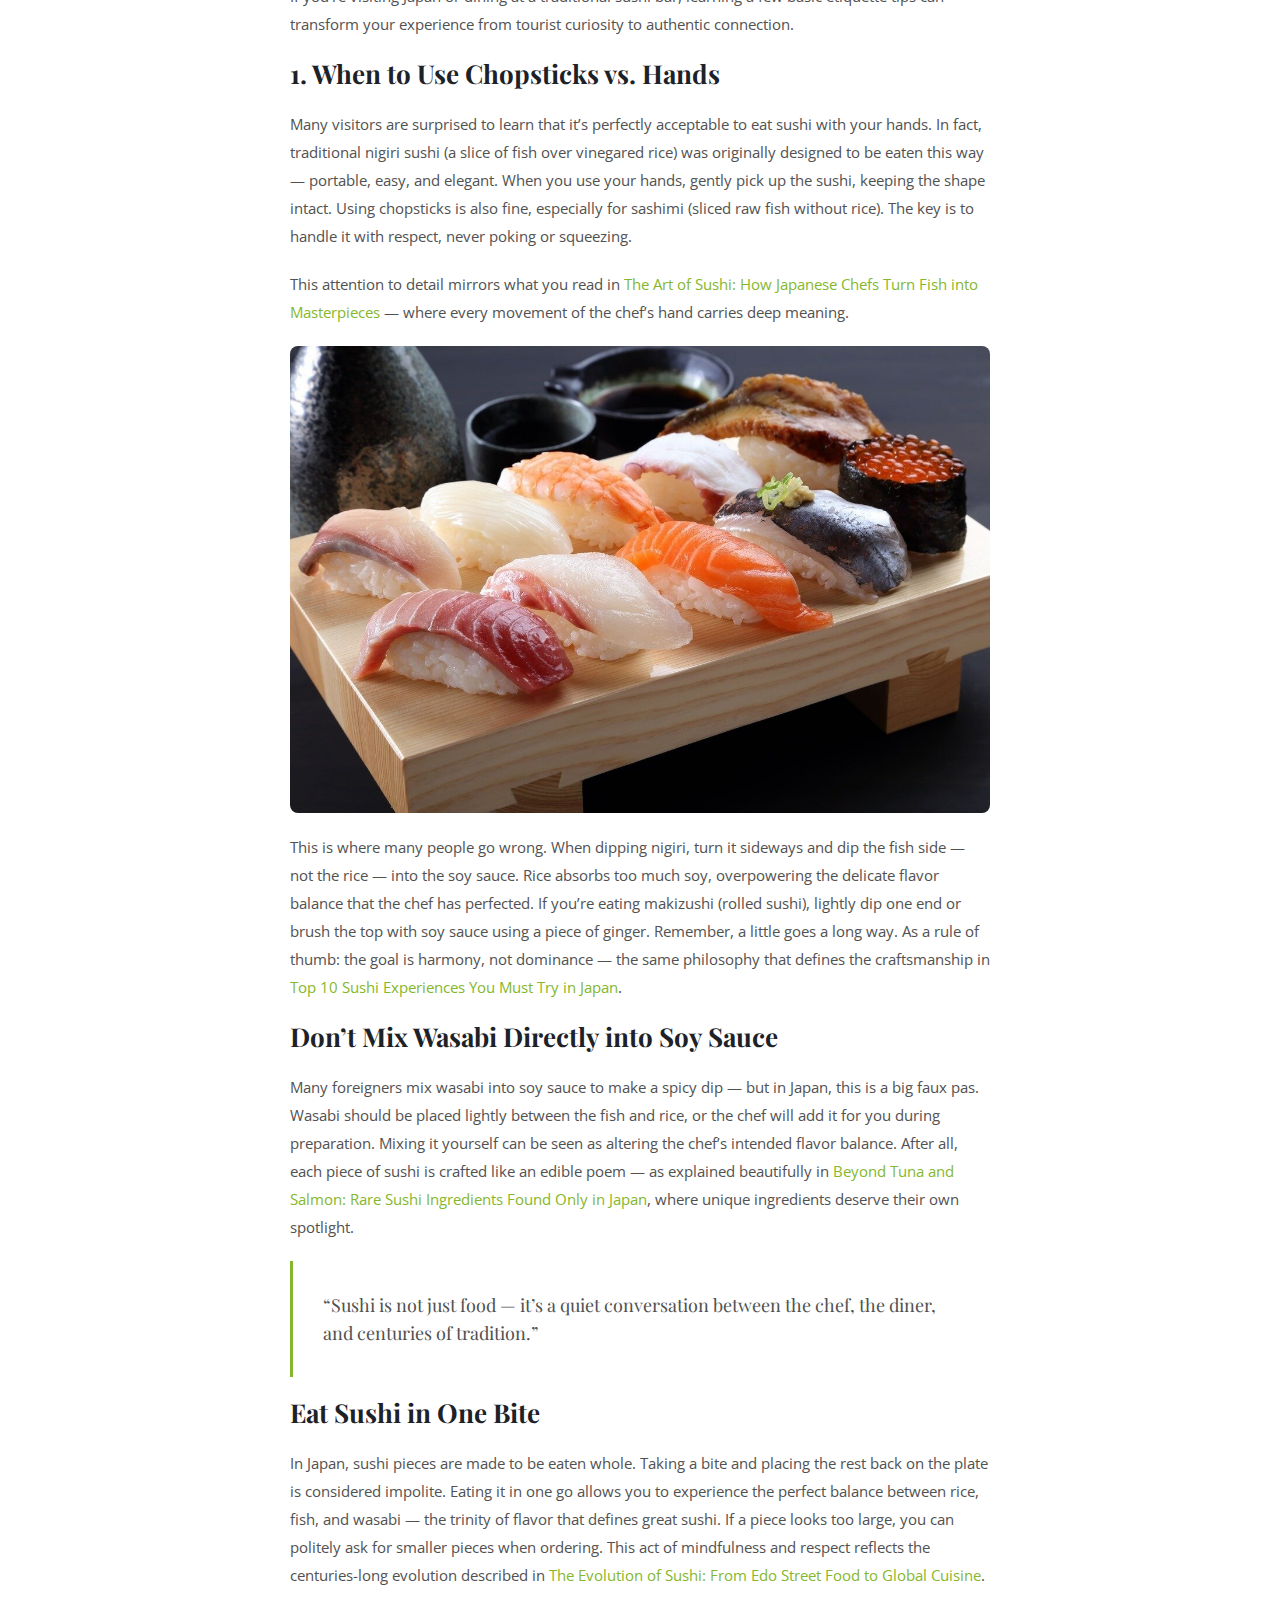
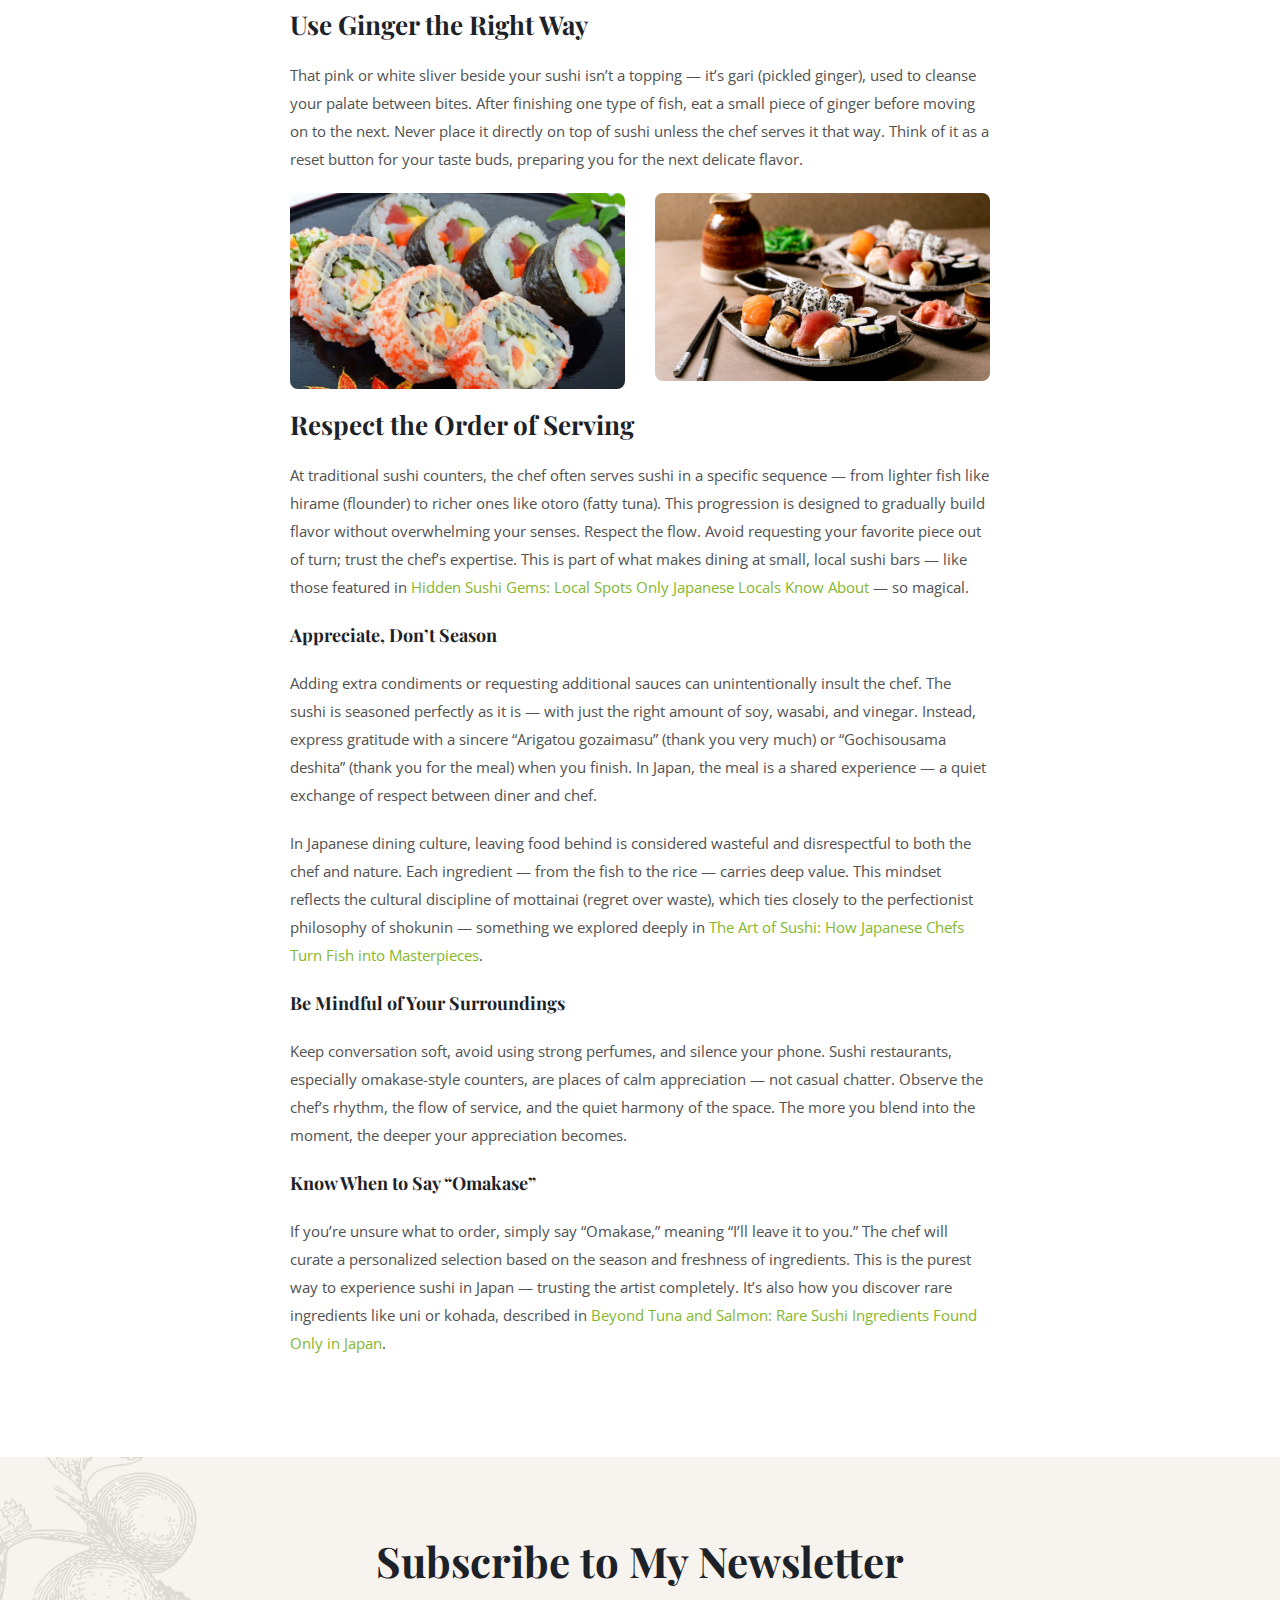
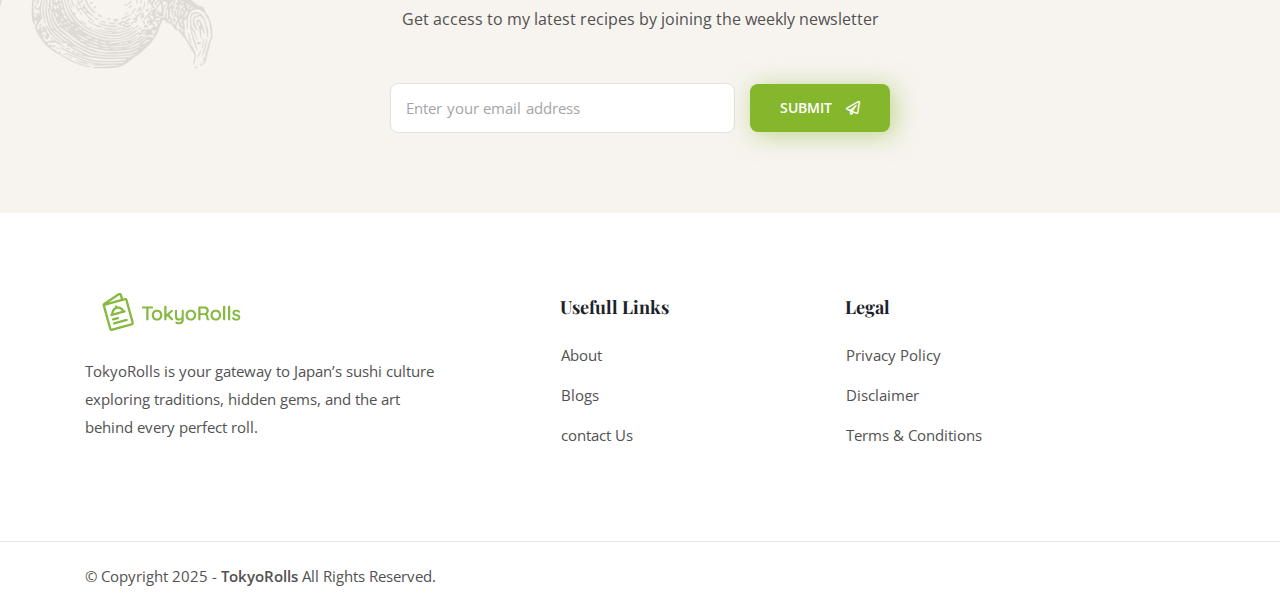
<file: Sushi-etiquette-101-how-to-eat-sushi-like-a-local.html>
<!DOCTYPE html>
<html lang="en" dir="ltr">

<head>
    <meta charset="utf-8">
    <meta name="viewport" content="width=device-width, initial-scale=1.0">
    <title>TokyoRolls - Sushi Etiquette 101: How to Eat Sushi Like a Local</title>

    <!-- Vendor Stylesheets -->
    <link rel="stylesheet" href="assets/css/plugins/bootstrap.min.css">
    <link rel="stylesheet" href="assets/css/plugins/animate.min.css">
    <link rel="stylesheet" href="assets/css/plugins/magnific-popup.css">
    <link rel="stylesheet" href="assets/css/plugins/slick.css">
    <link rel="stylesheet" href="assets/css/plugins/slick-theme.css">
    <!-- Icon Fonts -->
    <link rel="stylesheet" href="assets/fonts/flaticon/flaticon.css">
    <link rel="stylesheet" href="assets/fonts/font-awesome/css/all.min.css">

    <!-- TokyoRolls Style sheet -->
    <link rel="stylesheet" href="assets/css/style.css">
    <!-- Favicon -->
    <link rel="icon" type="image/png" sizes="32x32" href="favicon.ico">

</head>

<body>

    <!-- Aside (Mobile Navigation) -->
    <aside class="main-aside">
        <a class="navbar-brand" href="index.html"> <img src="assets/img/logo.png" alt="logo"> </a>

        <div class="aside-scroll">
            <ul>
                <li class="menu-item">
                    <a href="index.html">Home</a>

                </li>
                <li class="menu-item">
                    <a href="blog-grid.html">Blog</a>
                </li>
                <li class="menu-item">
                    <a href="about-us.html">About Us</a>
                <li class="menu-item">
                    <a href="contact-us.html">Contact Us</a>
                </li>
            </ul>

        </div>

    </aside>
    <div class="aside-overlay aside-trigger"></div>

    <!-- Header Start -->
    <header class="main-header header-1 can-sticky">
        <nav class="navbar">
            <div class="container">
                <!-- Logo -->
                <a class="navbar-brand" href="index.html"> <img src="assets/img/logo.png" alt="logo"> </a>
                <!-- Menu -->
                <ul class="navbar-nav">
                    <li class="menu-item menu-item-has-children">
                        <a href="index.html">Home</a>
                    </li>
                    <li class="menu-item menu-item-has-children">
                        <a href="blog-grid.html">Blog</a>
                    </li>
                    <li class="menu-item menu-item-has-children">
                        <a href="about-us.html">About us</a>
                    </li>
                    <li class="menu-item">
                        <a href="contact-us.html">Contact Us</a>
                    </li>
                </ul>

            </div>
        </nav>

        <!-- Search Form Start-->
        <div class="search-form-wrapper">
            <div class="search-trigger close-btn">
                <span></span>
                <span></span>
            </div>
            <form class="search-form" method="post">
                <input type="text" placeholder="Search..." value="">
                <button type="submit" class="search-btn">
                    <i class="flaticon-magnifying-glass"></i>
                </button>
            </form>
        </div>
        <!-- Search Form End-->


    </header>
    <!-- Header End -->

    <!-- Subheader Start -->
    <div class="subheader bg-cover dark-overlay dark-overlay-2"
        style="background-image: url('assets/img/subheader.jpg')">
        <div class="container">
            <div class="subheader-inner">
                <h1>Sushi Etiquette 101: How to Eat Sushi Like a Local</h1>
                <nav aria-label="breadcrumb">
                    <ol class="breadcrumb">
                        <li class="breadcrumb-item"><a href="index.html">Home</a></li>
                        <li class="breadcrumb-item"><a href="blog-grid.html">Blog</a></li>
                        <li class="breadcrumb-item active" aria-current="page">Blog Details</li>
                    </ol>
                </nav>
            </div>
        </div>
    </div>
    <!-- Subheader End -->

    <!-- Blog Post Start -->
    <section class="section section-padding single-post-3">
        <div class="container">

            <!-- Content Start -->
            <article class="post-single">
                <div class="post-thumbnail">
                    <img src="assets/img/blog/7.jpg" alt="post">
                </div>
                <div class="post-categories">
                    <a href="blog-grid.html">Lunch</a>
                </div>
                <h2 class="title">Sushi Etiquette 101: How to Eat Sushi Like a Local</h2>
                <div class="post-content">
                    <p>
                        Sushi may seem simple — just rice and fish — but in Japan, it’s a cultural art form shaped by
                        precision, patience, and respect. Eating sushi properly isn’t about strict rules; it’s about
                        appreciating the spirit of Japanese hospitality and craftsmanship.
                    </p>
                    <p>If you’re visiting Japan or dining at a traditional sushi bar, learning a few basic etiquette
                        tips can transform your experience from tourist curiosity to authentic connection.</p>
                    <h4>1. When to Use Chopsticks vs. Hands</h4>
                    <p>
                        Many visitors are surprised to learn that it’s perfectly acceptable to eat sushi with your
                        hands. In fact, traditional nigiri sushi (a slice of fish over vinegared rice) was originally
                        designed to be eaten this way — portable, easy, and elegant.

                        When you use your hands, gently pick up the sushi, keeping the shape intact. Using chopsticks is
                        also fine, especially for sashimi (sliced raw fish without rice). The key is to handle it with
                        respect, never poking or squeezing.
                    </p>
                    <p>This attention to detail mirrors what you read in <a href="The-art-of-sushi.html">The Art of Sushi:
                            How Japanese Chefs Turn Fish into Masterpieces</a> — where every movement of the chef’s hand
                        carries deep meaning.</p>
                    <img src="assets/img/blog/1.jpg" alt="post">
                    <p>
                        This is where many people go wrong. When dipping nigiri, turn it sideways and dip the fish side
                        — not the rice — into the soy sauce. Rice absorbs too much soy, overpowering the delicate flavor
                        balance that the chef has perfected.

                        If you’re eating makizushi (rolled sushi), lightly dip one end or brush the top with soy sauce
                        using a piece of ginger. Remember, a little goes a long way.

                        As a rule of thumb: the goal is harmony, not dominance — the same philosophy that defines the
                        craftsmanship in <a href="Top-10-sushi-experiences-you-must-try-in-japan.html">Top 10 Sushi Experiences You Must Try in
                            Japan</a>.
                    </p>
                    <h4>Don’t Mix Wasabi Directly into Soy Sauce</h4>
                    <p>Many foreigners mix wasabi into soy sauce to make a spicy dip — but in Japan, this is a big faux
                        pas. Wasabi should be placed lightly between the fish and rice, or the chef will add it for you
                        during preparation.

                        Mixing it yourself can be seen as altering the chef’s intended flavor balance. After all, each
                        piece of sushi is crafted like an edible poem — as explained beautifully in <a
                            href="Beyond-tuna-and-salmon.html">Beyond Tuna and Salmon: Rare Sushi Ingredients Found Only in
                            Japan</a>, where unique ingredients deserve their own spotlight. </p>
                    <blockquote>
                        <p>“Sushi is not just food — it’s a quiet conversation between the chef, the diner, and
                            centuries of tradition.”</p>
                    </blockquote>
                    <h4>Eat Sushi in One Bite</h4>
                    <p>
                        In Japan, sushi pieces are made to be eaten whole. Taking a bite and placing the rest back on
                        the plate is considered impolite. Eating it in one go allows you to experience the perfect
                        balance between rice, fish, and wasabi — the trinity of flavor that defines great sushi.

                        If a piece looks too large, you can politely ask for smaller pieces when ordering.

                        This act of mindfulness and respect reflects the centuries-long evolution described in <a
                            href="The-evolution-of-sushi.html">The Evolution of Sushi: From Edo Street Food to Global
                            Cuisine</a>.
                    </p>
                    <h4>Use Ginger the Right Way</h4>
                    <p>That pink or white sliver beside your sushi isn’t a topping — it’s gari (pickled ginger), used to
                        cleanse your palate between bites. After finishing one type of fish, eat a small piece of ginger
                        before moving on to the next.

                        Never place it directly on top of sushi unless the chef serves it that way. Think of it as a
                        reset button for your taste buds, preparing you for the next delicate flavor.</p>
                    <div class="row">
                        <div class="col-md-6">
                            <img src="assets/img/blog/8.jpg" alt="post">
                        </div>
                        <div class="col-md-6">
                            <img src="assets/img/blog/7.jpg" alt="post">
                        </div>
                    </div>
                    <h4>Respect the Order of Serving</h4>
                    <p>
                        At traditional sushi counters, the chef often serves sushi in a specific sequence — from lighter
                        fish like hirame (flounder) to richer ones like otoro (fatty tuna). This progression is designed
                        to gradually build flavor without overwhelming your senses.

                        Respect the flow. Avoid requesting your favorite piece out of turn; trust the chef’s expertise.
                        This is part of what makes dining at small, local sushi bars — like those featured in <a
                            href="Hidden-sushi-gems.html">Hidden Sushi Gems: Local Spots Only Japanese Locals Know About</a>
                        — so magical.
                    </p>
                    <h5>Appreciate, Don’t Season</h5>
                    <p>Adding extra condiments or requesting additional sauces can unintentionally insult the chef. The
                        sushi is seasoned perfectly as it is — with just the right amount of soy, wasabi, and vinegar.

                        Instead, express gratitude with a sincere “Arigatou gozaimasu” (thank you very much) or
                        “Gochisousama deshita” (thank you for the meal) when you finish.

                        In Japan, the meal is a shared experience — a quiet exchange of respect between diner and chef.
                    </p>
                    <p>In Japanese dining culture, leaving food behind is considered wasteful and disrespectful to both
                        the chef and nature. Each ingredient — from the fish to the rice — carries deep value.

                        This mindset reflects the cultural discipline of mottainai (regret over waste), which ties
                        closely to the perfectionist philosophy of shokunin — something we explored deeply in <a
                            href="The-art-of-sushi.html">The Art of Sushi: How Japanese Chefs Turn Fish into
                            Masterpieces</a>.</p>
                    <h5>Be Mindful of Your Surroundings</h5>
                    <p>Keep conversation soft, avoid using strong perfumes, and silence your phone. Sushi restaurants,
                        especially omakase-style counters, are places of calm appreciation — not casual chatter.

                        Observe the chef’s rhythm, the flow of service, and the quiet harmony of the space. The more you
                        blend into the moment, the deeper your appreciation becomes.</p>
                    <h5>Know When to Say “Omakase”</h5>
                    <p>If you’re unsure what to order, simply say “Omakase,” meaning “I’ll leave it to you.” The chef
                        will curate a personalized selection based on the season and freshness of ingredients.

                        This is the purest way to experience sushi in Japan — trusting the artist completely. It’s also
                        how you discover rare ingredients like uni or kohada, described in <a
                            href="Beyond-tuna-and-salmon.html">Beyond Tuna and Salmon: Rare Sushi Ingredients Found Only in
                            Japan</a>.</p>
                </div>
            </article>
            <!-- Content End -->


        </div>
    </section>
    <!-- Blog Posts End -->


    <!-- Newsletter start -->
    <section class="section light-bg bg-cover" style="background-image:url('assets/img/bg/1.jpg')">
        <div class="container">
            <div class="section-title-wrap section-header text-center">
                <h2 class="title">Subscribe to My Newsletter</h2>
                <p class="subtitle">
                    Get access to my latest recipes by joining the weekly newsletter
                </p>
            </div>

            <form class="ct-newsletter" method="post">
                <input type="email" class="form-control" placeholder="Enter your email address" value="">
                <button type="submit" class="btn-custom primary" name="button"> Submit <i
                        class="far fa-paper-plane"></i> </button>
            </form>

        </div>
    </section>
    <!-- Newsletter End -->


    <!-- Footer Start -->
    <footer class="ct-footer">
        <div class="container">
            <div class="row">
                <div class="col-lg-4 col-md-4 col-sm-12 footer-widget">
                    <div class="footer-logo"> <img src="assets/img/logo.png" alt="TokyoRolls"> </div>
                    <p>TokyoRolls is your gateway to Japan’s sushi culture exploring traditions, hidden gems, and the
                        art behind every perfect roll.</p>
                </div>
                <div class="offset-lg-1 offset-md-1 col-lg-3 col-md-3 col-sm-6 footer-widget">
                    <h5 class="widget-title">Usefull Links</h5>
                    <ul>
                        <li> <a href="about-us.html">About</a> </li>
                        <li> <a href="blog-grid.html">Blogs</a> </li>
                        <li> <a href="contact-us.html">contact Us</a> </li>
                    </ul>
                </div>
                <div class="col-lg-4 col-md-3 col-sm-6 footer-widget">
                    <h5 class="widget-title">Legal</h5>
                    <ul>
                        <li> <a href="privacy.html">Privacy Policy</a> </li>
                        <li> <a href="disclaimer.html">Disclaimer</a> </li>
                        <li> <a href="terms.html">Terms & Conditions</a> </li>
                    </ul>

                </div>
            </div>
        </div>
        <div class="footer-bottom">
            <div class="container">
                <p class="m-0">&copy; Copyright 2025 - <a href="index.html">TokyoRolls</a> All Rights Reserved.</p>
            </div>
        </div>

    </footer>
    <!-- Footer End -->

    <!-- Vendor Scripts -->
    <script src="assets/js/plugins/jquery-3.4.1.min.js"></script>
    <script src="assets/js/plugins/popper.min.js"></script>
    <script src="assets/js/plugins/waypoint.js"></script>
    <script src="assets/js/plugins/bootstrap.min.js"></script>
    <script src="assets/js/plugins/jquery.magnific-popup.min.js"></script>
    <script src="assets/js/plugins/jquery.slimScroll.min.js"></script>
    <script src="assets/js/plugins/imagesloaded.min.js"></script>
    <script src="assets/js/plugins/jquery.steps.min.js"></script>
    <script src="assets/js/plugins/jquery.countdown.min.js"></script>
    <script src="assets/js/plugins/isotope.pkgd.min.js"></script>
    <script src="assets/js/plugins/slick.min.js"></script>

    <!-- TokyoRolls Scripts -->
    <script src="assets/js/main.js"></script>

</body>

</html>
</file>
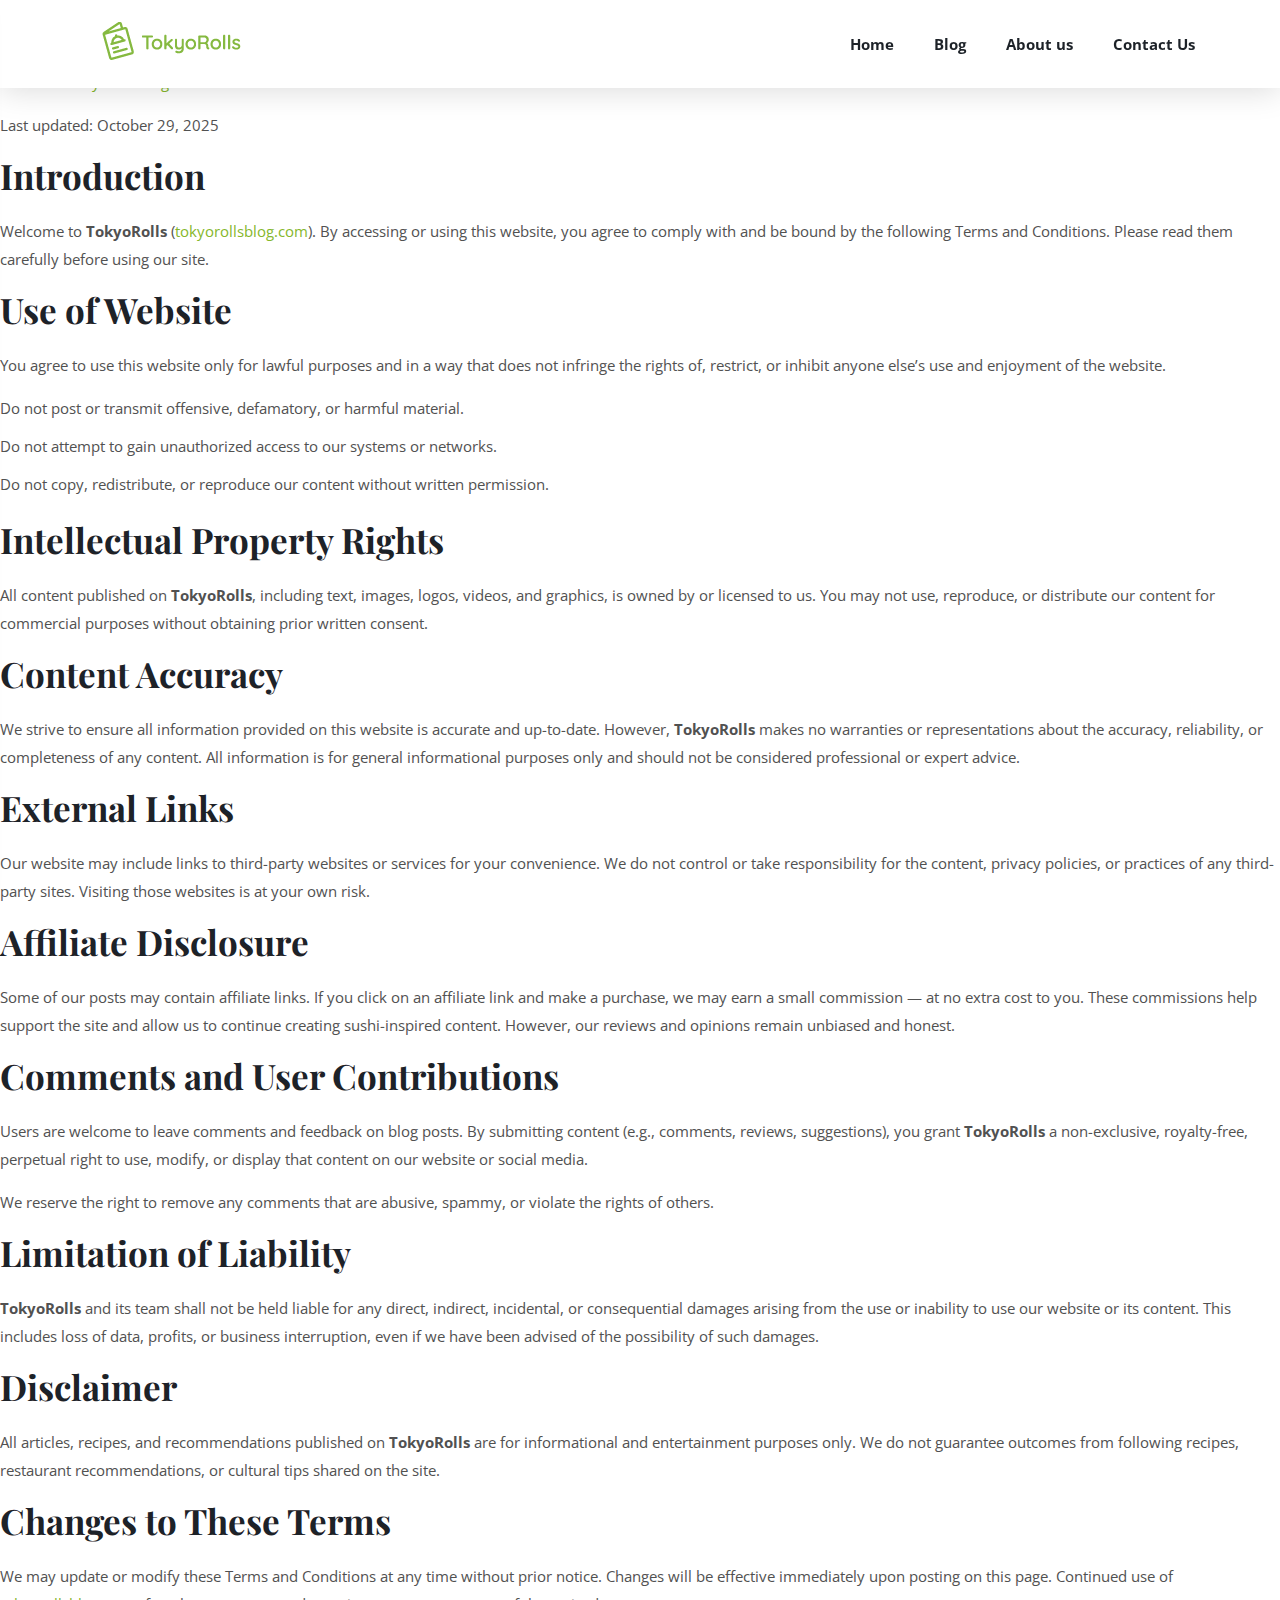
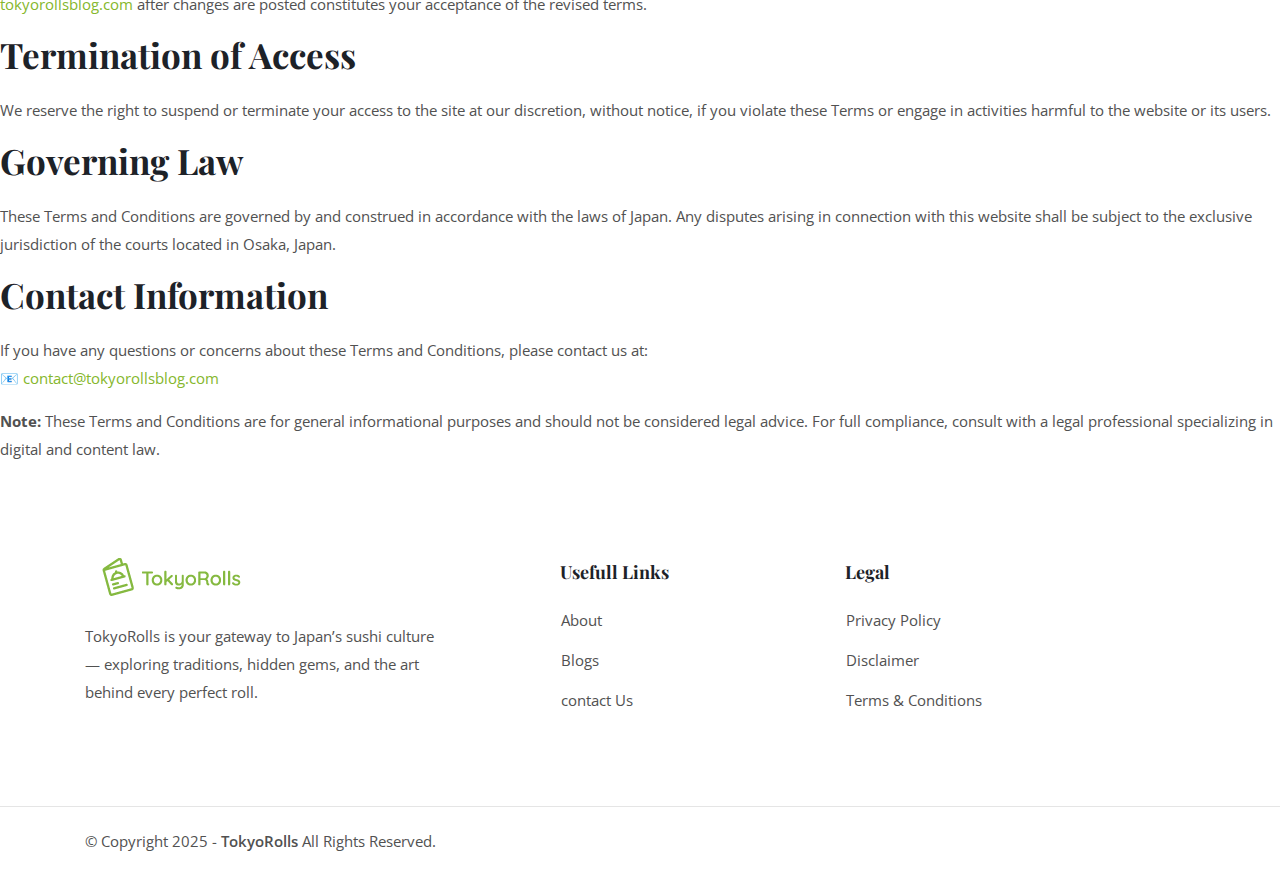
<file: terms.html>
<!DOCTYPE html>
<html lang="en" dir="ltr">

<head>
    <meta charset="utf-8">
    <meta name="viewport" content="width=device-width, initial-scale=1.0">
    <title>TokyoRolls - Terms&Conditions</title>

    <!-- Vendor Stylesheets -->
    <link rel="stylesheet" href="assets/css/plugins/bootstrap.min.css">
    <link rel="stylesheet" href="assets/css/plugins/animate.min.css">
    <link rel="stylesheet" href="assets/css/plugins/magnific-popup.css">
    <link rel="stylesheet" href="assets/css/plugins/slick.css">
    <link rel="stylesheet" href="assets/css/plugins/slick-theme.css">
    <!-- Icon Fonts -->
    <link rel="stylesheet" href="assets/fonts/flaticon/flaticon.css">
    <link rel="stylesheet" href="assets/fonts/font-awesome/css/all.min.css">

    <!-- TokyoRolls Style sheet -->
    <link rel="stylesheet" href="assets/css/style.css">
    <!-- Favicon -->
    <link rel="icon" type="image/png" sizes="32x32" href="favicon.ico">

</head>

<body>

    <!-- Aside (Mobile Navigation) -->
    <aside class="main-aside">
        <a class="navbar-brand" href="index.html"> <img src="assets/img/logo.png" alt="logo"> </a>

        <div class="aside-scroll">
            <ul>
                <li class="menu-item">
                    <a href="index.html">Home</a>

                </li>
                <li class="menu-item">
                    <a href="blog-grid.html">Blog</a>
                </li>
                <li class="menu-item">
                    <a href="about-us.html">About Us</a>
                <li class="menu-item">
                    <a href="contact-us.html">Contact Us</a>
                </li>
            </ul>

        </div>

    </aside>
    <div class="aside-overlay aside-trigger"></div>

    <!-- Header Start -->
    <header class="main-header header-1 can-sticky">
        <nav class="navbar">
            <div class="container">
                <!-- Logo -->
                <a class="navbar-brand" href="index.html"> <img src="assets/img/logo.png" alt="logo"> </a>
                <!-- Menu -->
                <ul class="navbar-nav">
                    <li class="menu-item menu-item-has-children">
                        <a href="index.html">Home</a>
                    </li>
                    <li class="menu-item menu-item-has-children">
                        <a href="blog-grid.html">Blog</a>
                    </li>
                    <li class="menu-item menu-item-has-children">
                        <a href="about-us.html">About us</a>
                    </li>
                    <li class="menu-item">
                        <a href="contact-us.html">Contact Us</a>
                    </li>
                </ul>

            </div>
        </nav>

        <!-- Search Form Start-->
        <div class="search-form-wrapper">
            <div class="search-trigger close-btn">
                <span></span>
                <span></span>
            </div>
            <form class="search-form" method="post">
                <input type="text" placeholder="Search..." value="">
                <button type="submit" class="search-btn">
                    <i class="flaticon-magnifying-glass"></i>
                </button>
            </form>
        </div>
        <!-- Search Form End-->


    </header>
    <!-- Header End -->

    <section id="terms-and-conditions" class="site-terms">
        <h2>Terms and Conditions</h2>
        <p><strong>Website:</strong> <a href="https://tokyorollsblog.com" target="_blank"
                rel="noopener noreferrer">tokyorollsblog.com</a></p>
        <p><em>Last updated:</em> October 29, 2025</p>

        <h3>Introduction</h3>
        <p>
            Welcome to <strong>TokyoRolls</strong> (<a href="https://tokyorollsblog.com" target="_blank"
                rel="noopener noreferrer">tokyorollsblog.com</a>).
            By accessing or using this website, you agree to comply with and be bound by the following Terms and
            Conditions.
            Please read them carefully before using our site.
        </p>

        <h3>Use of Website</h3>
        <p>
            You agree to use this website only for lawful purposes and in a way that does not infringe the rights of,
            restrict, or inhibit anyone else’s use and enjoyment of the website.
        </p>
        <ul>
            <li>Do not post or transmit offensive, defamatory, or harmful material.</li>
            <li>Do not attempt to gain unauthorized access to our systems or networks.</li>
            <li>Do not copy, redistribute, or reproduce our content without written permission.</li>
        </ul>

        <h3>Intellectual Property Rights</h3>
        <p>
            All content published on <strong>TokyoRolls</strong>, including text, images, logos, videos, and graphics,
            is owned by or licensed to us.
            You may not use, reproduce, or distribute our content for commercial purposes without obtaining prior
            written consent.
        </p>

        <h3>Content Accuracy</h3>
        <p>
            We strive to ensure all information provided on this website is accurate and up-to-date.
            However, <strong>TokyoRolls</strong> makes no warranties or representations about the accuracy, reliability,
            or completeness of any content.
            All information is for general informational purposes only and should not be considered professional or
            expert advice.
        </p>

        <h3>External Links</h3>
        <p>
            Our website may include links to third-party websites or services for your convenience.
            We do not control or take responsibility for the content, privacy policies, or practices of any third-party
            sites.
            Visiting those websites is at your own risk.
        </p>

        <h3>Affiliate Disclosure</h3>
        <p>
            Some of our posts may contain affiliate links. If you click on an affiliate link and make a purchase,
            we may earn a small commission — at no extra cost to you. These commissions help support the site and allow
            us to continue creating sushi-inspired content.
            However, our reviews and opinions remain unbiased and honest.
        </p>

        <h3>Comments and User Contributions</h3>
        <p>
            Users are welcome to leave comments and feedback on blog posts. By submitting content (e.g., comments,
            reviews, suggestions),
            you grant <strong>TokyoRolls</strong> a non-exclusive, royalty-free, perpetual right to use, modify, or
            display that content on our website or social media.
        </p>
        <p>
            We reserve the right to remove any comments that are abusive, spammy, or violate the rights of others.
        </p>

        <h3>Limitation of Liability</h3>
        <p>
            <strong>TokyoRolls</strong> and its team shall not be held liable for any direct, indirect, incidental, or
            consequential damages
            arising from the use or inability to use our website or its content. This includes loss of data, profits, or
            business interruption,
            even if we have been advised of the possibility of such damages.
        </p>

        <h3>Disclaimer</h3>
        <p>
            All articles, recipes, and recommendations published on <strong>TokyoRolls</strong> are for informational
            and entertainment purposes only.
            We do not guarantee outcomes from following recipes, restaurant recommendations, or cultural tips shared on
            the site.
        </p>

        <h3>Changes to These Terms</h3>
        <p>
            We may update or modify these Terms and Conditions at any time without prior notice.
            Changes will be effective immediately upon posting on this page.
            Continued use of <a href="https://tokyorollsblog.com" target="_blank"
                rel="noopener noreferrer">tokyorollsblog.com</a>
            after changes are posted constitutes your acceptance of the revised terms.
        </p>

        <h3>Termination of Access</h3>
        <p>
            We reserve the right to suspend or terminate your access to the site at our discretion,
            without notice, if you violate these Terms or engage in activities harmful to the website or its users.
        </p>

        <h3>Governing Law</h3>
        <p>
            These Terms and Conditions are governed by and construed in accordance with the laws of Japan.
            Any disputes arising in connection with this website shall be subject to the exclusive jurisdiction of the
            courts located in Osaka, Japan.
        </p>

        <h3>Contact Information</h3>
        <p>
            If you have any questions or concerns about these Terms and Conditions, please contact us at:
            <br>
            📧 <a href="mailto:contact@tokyorollsblog.com">contact@tokyorollsblog.com</a>
        </p>

        <p class="terms-note">
            <strong>Note:</strong> These Terms and Conditions are for general informational purposes and should not be
            considered legal advice.
            For full compliance, consult with a legal professional specializing in digital and content law.
        </p>
    </section>

    <!-- Footer Start -->
    <footer class="ct-footer">
        <div class="container">
            <div class="row">
                <div class="col-lg-4 col-md-4 col-sm-12 footer-widget">
                    <div class="footer-logo"> <img src="assets/img/logo.png" alt="TokyoRolls"> </div>
                    <p>TokyoRolls is your gateway to Japan’s sushi culture — exploring traditions, hidden gems, and the
                        art behind every perfect roll.</p>
                </div>
                <div class="offset-lg-1 offset-md-1 col-lg-3 col-md-3 col-sm-6 footer-widget">
                    <h5 class="widget-title">Usefull Links</h5>
                    <ul>
                        <li> <a href="about-us.html">About</a> </li>
                        <li> <a href="blog-grid.html">Blogs</a> </li>
                        <li> <a href="contact-us.html">contact Us</a> </li>
                    </ul>
                </div>
                <div class="col-lg-4 col-md-3 col-sm-6 footer-widget">
                    <h5 class="widget-title">Legal</h5>
                    <ul>
                        <li> <a href="privacy.html">Privacy Policy</a> </li>
                        <li> <a href="disclaimer.html">Disclaimer</a> </li>
                        <li> <a href="terms.html">Terms & Conditions</a> </li>
                    </ul>

                </div>
            </div>
        </div>
        <div class="footer-bottom">
            <div class="container">
                <p class="m-0">&copy; Copyright 2025 - <a href="index.html">TokyoRolls</a> All Rights Reserved.</p>
            </div>
        </div>

    </footer>
    <!-- Footer End -->

    <!-- Vendor Scripts -->
    <script src="assets/js/plugins/jquery-3.4.1.min.js"></script>
    <script src="assets/js/plugins/popper.min.js"></script>
    <script src="assets/js/plugins/waypoint.js"></script>
    <script src="assets/js/plugins/bootstrap.min.js"></script>
    <script src="assets/js/plugins/jquery.magnific-popup.min.js"></script>
    <script src="assets/js/plugins/jquery.slimScroll.min.js"></script>
    <script src="assets/js/plugins/imagesloaded.min.js"></script>
    <script src="assets/js/plugins/jquery.steps.min.js"></script>
    <script src="assets/js/plugins/jquery.countdown.min.js"></script>
    <script src="assets/js/plugins/isotope.pkgd.min.js"></script>
    <script src="assets/js/plugins/slick.min.js"></script>

    <!-- TokyoRolls Scripts -->
    <script src="assets/js/main.js"></script>

</body>

</html>
</file>
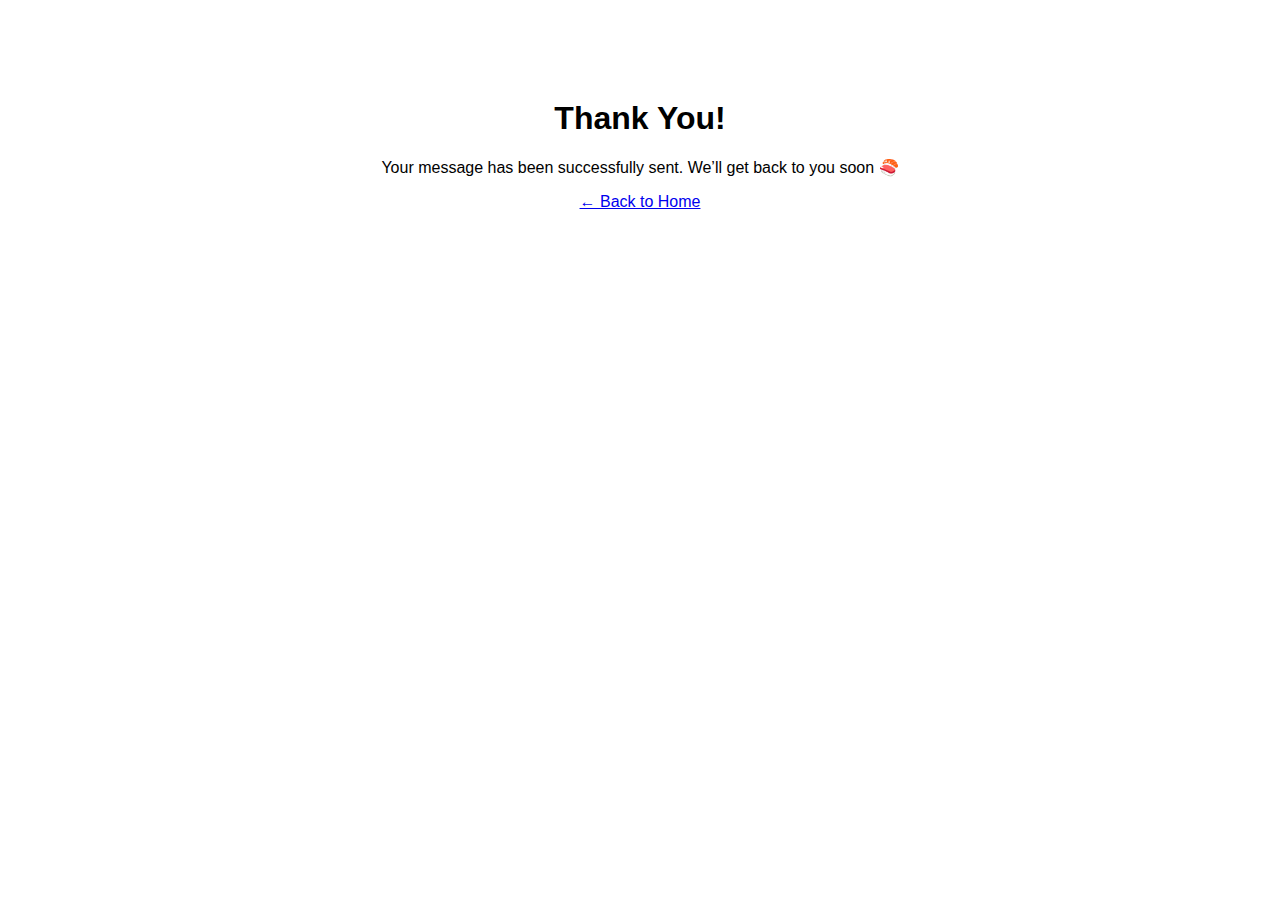
<file: thank-you.html>
<!DOCTYPE html>
<html lang="en">
<head>
  <meta charset="UTF-8">
  <meta name="viewport" content="width=device-width, initial-scale=1.0">
  <title>Thank You - TokyoRolls</title>
</head>
<body style="font-family: sans-serif; text-align: center; margin-top: 100px;">
  <h1>Thank You!</h1>
  <p>Your message has been successfully sent. We’ll get back to you soon 🍣</p>
  <a href="index.html">← Back to Home</a>
</body>
</html>
</file>
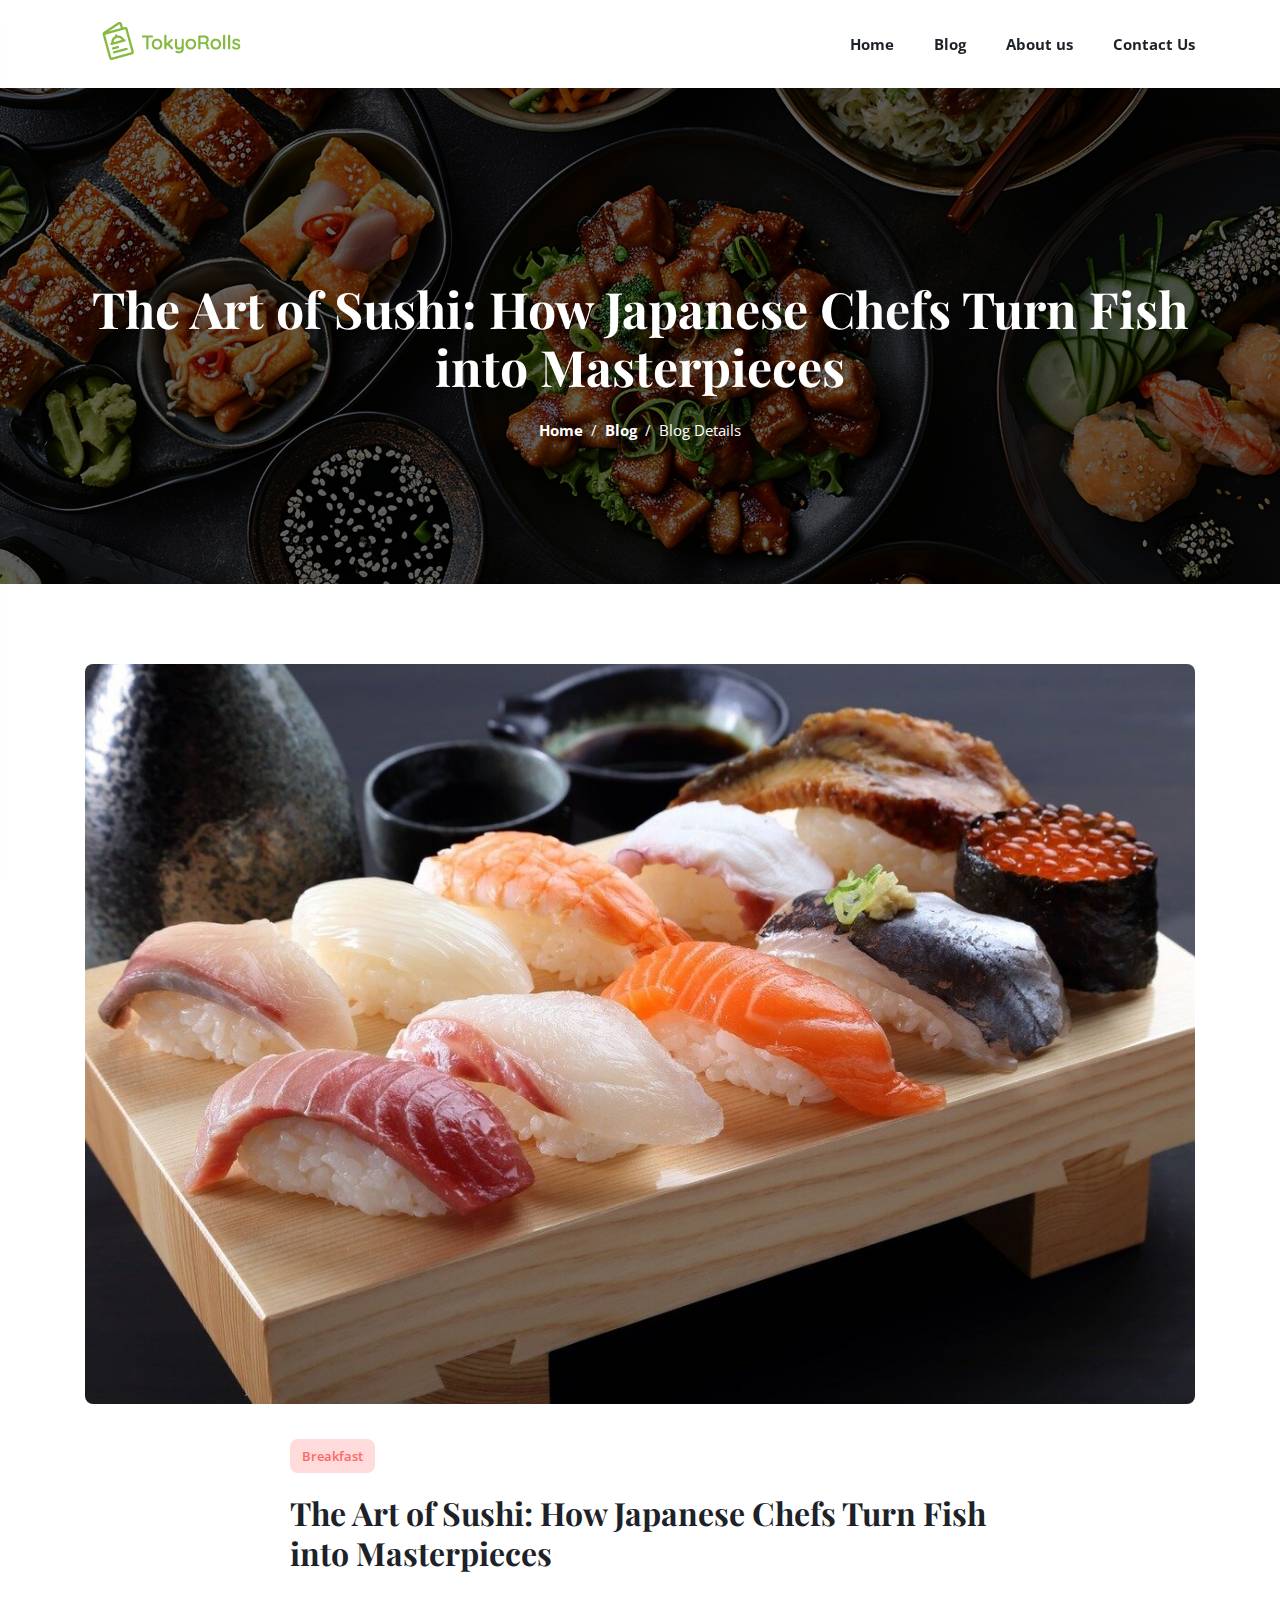
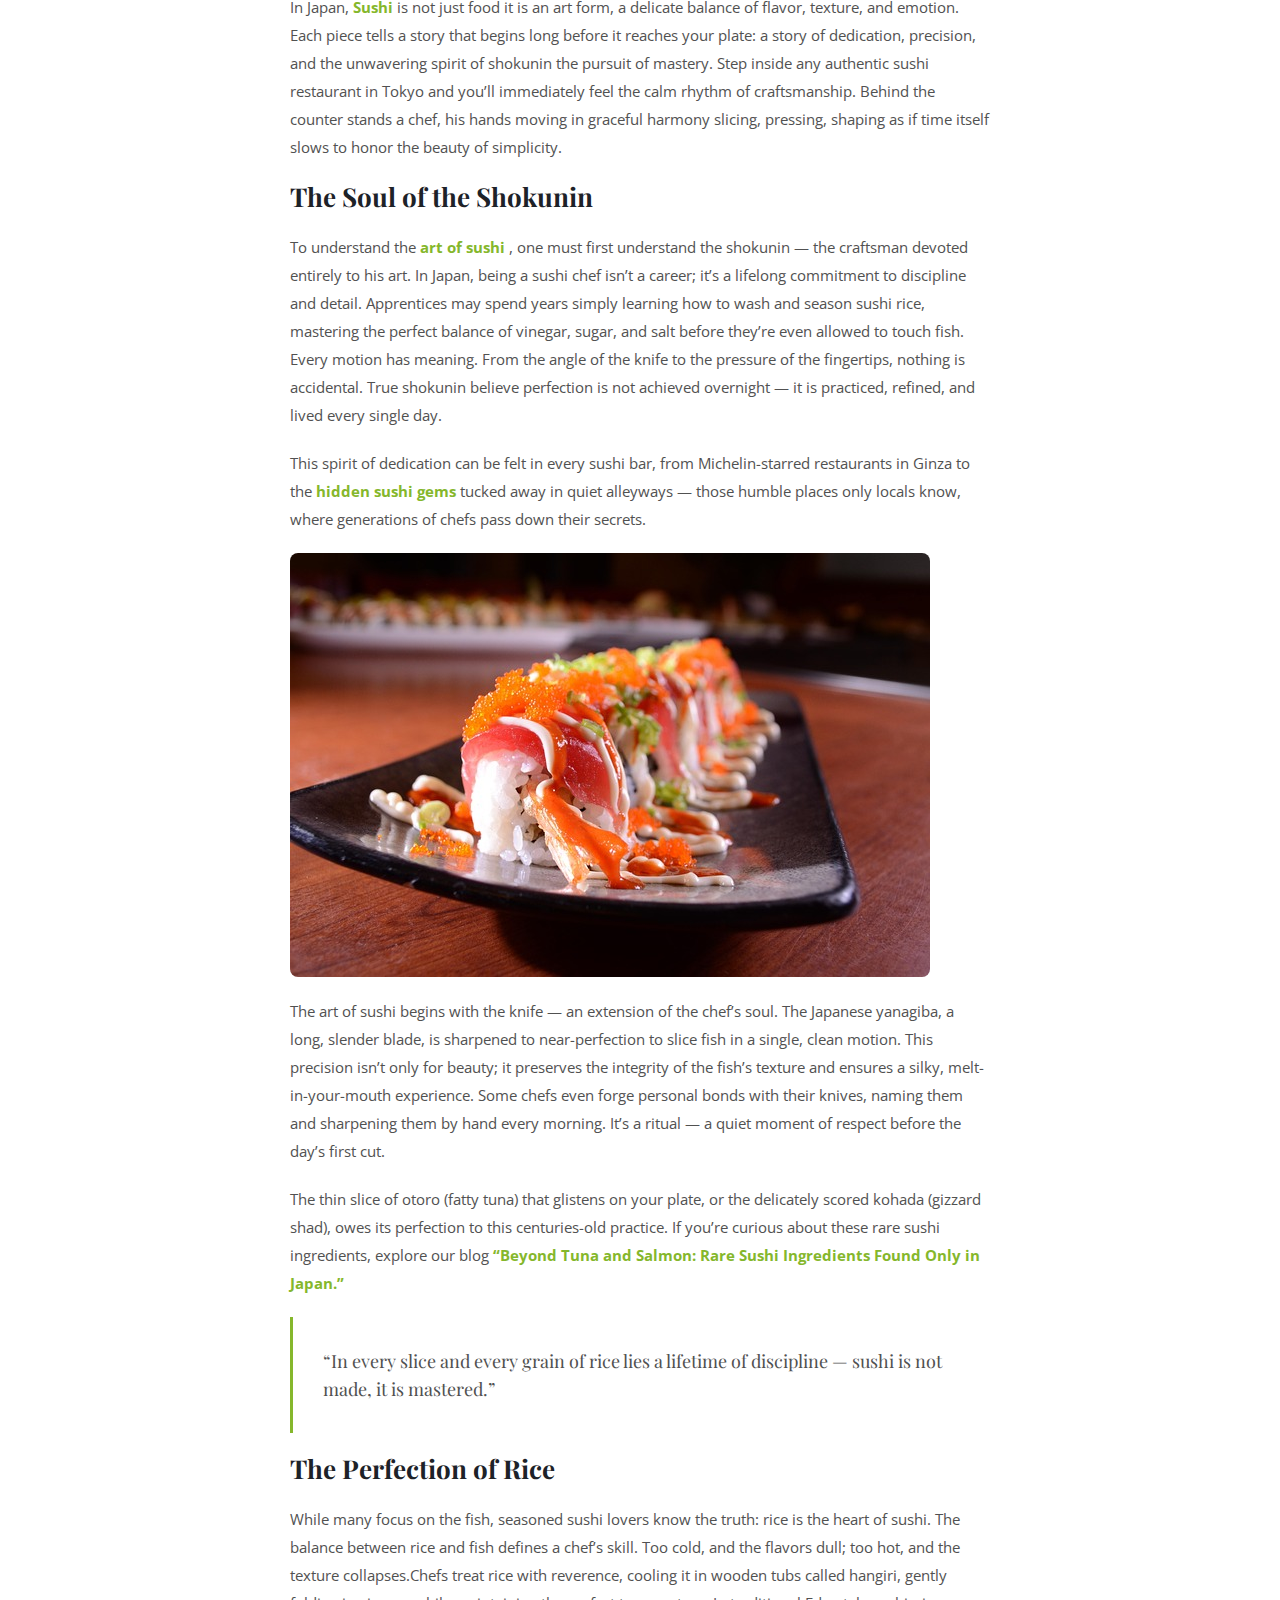
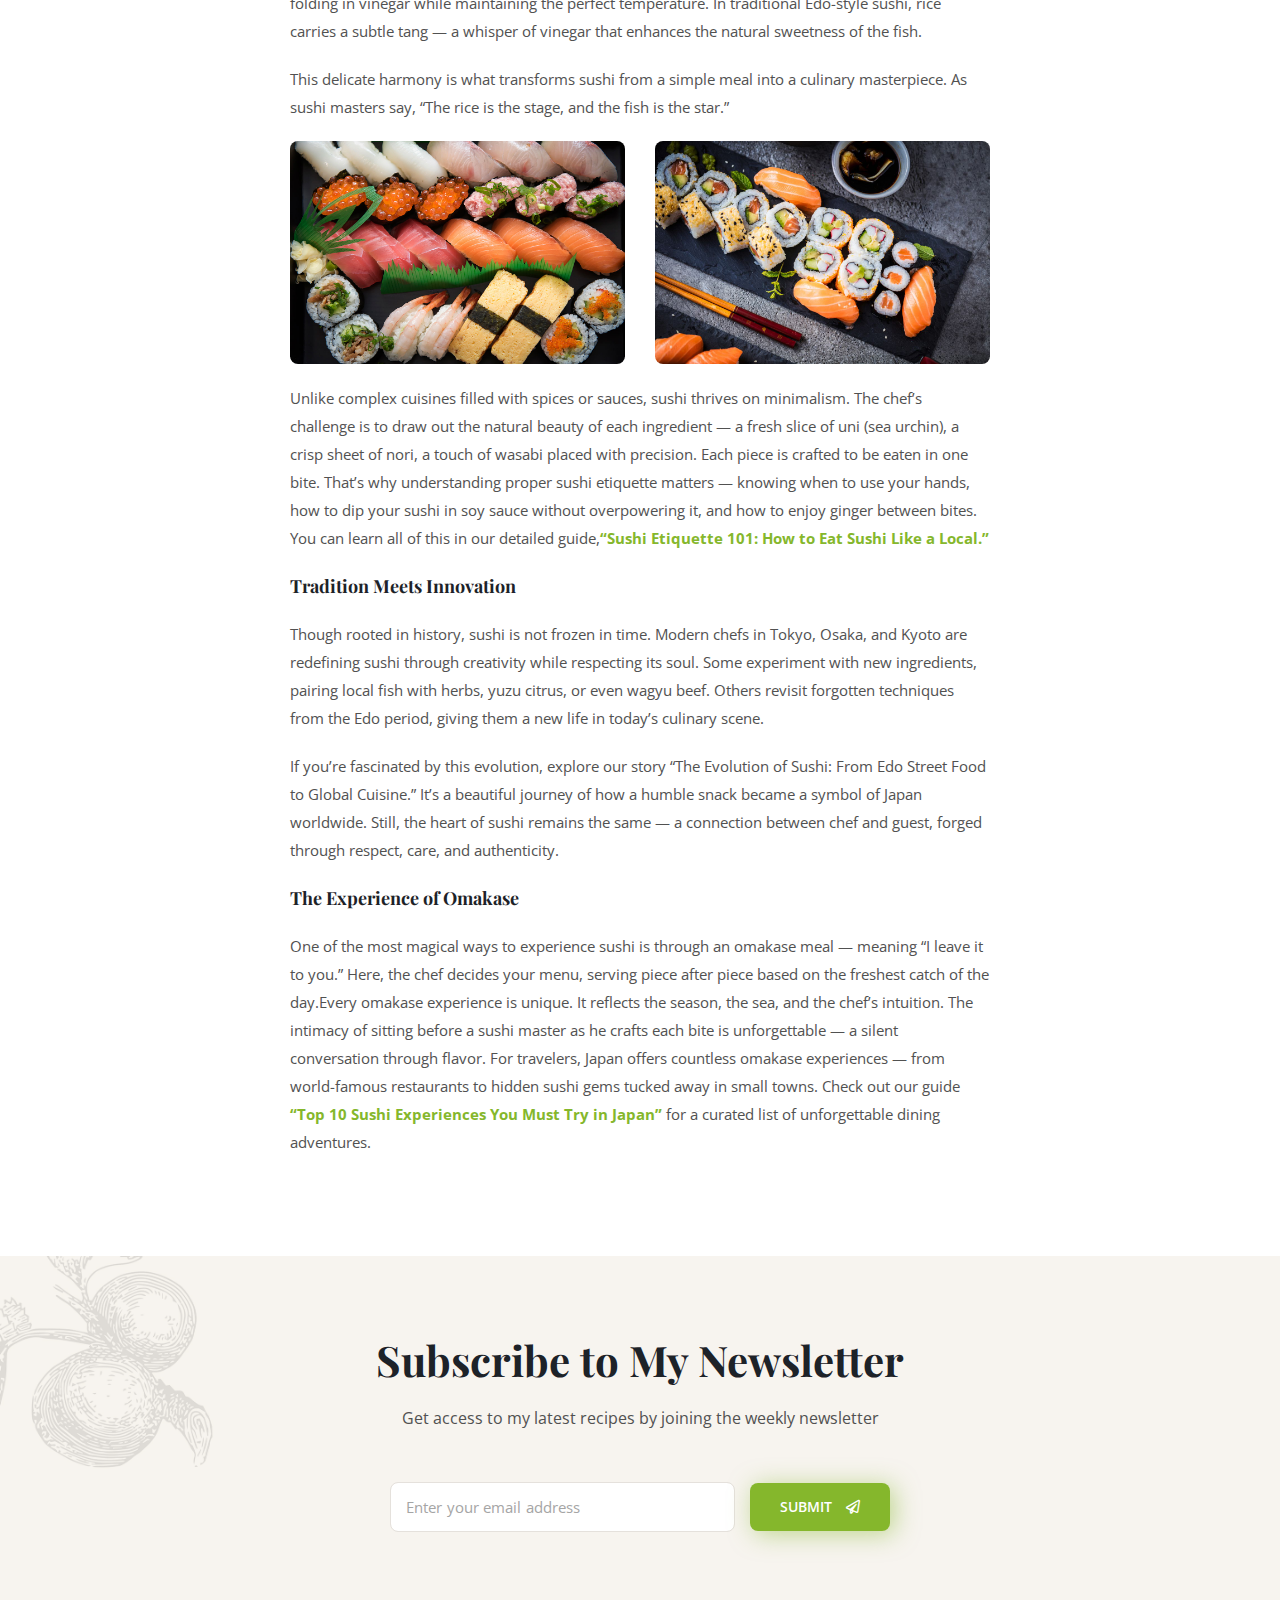
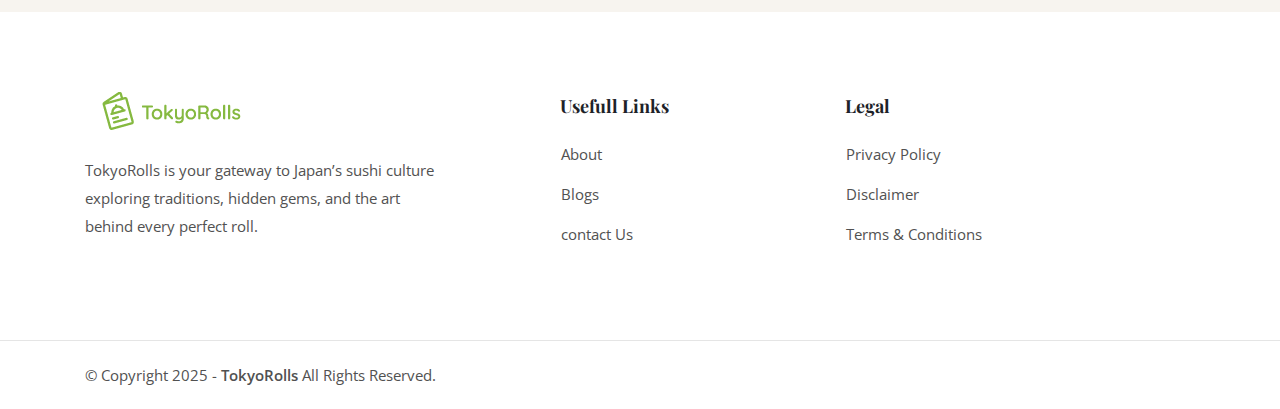
<file: The-art-of-sushi.html>
<!DOCTYPE html>
<html lang="en" dir="ltr">

<head>
  <meta charset="utf-8">
  <meta name="viewport" content="width=device-width, initial-scale=1.0">
  <title>TokyoRolls - The Art of Sushi: How Japanese Chefs Turn Fish into Masterpieces</title>

  <!-- Vendor Stylesheets -->
  <link rel="stylesheet" href="assets/css/plugins/bootstrap.min.css">
  <link rel="stylesheet" href="assets/css/plugins/animate.min.css">
  <link rel="stylesheet" href="assets/css/plugins/magnific-popup.css">
  <link rel="stylesheet" href="assets/css/plugins/slick.css">
  <link rel="stylesheet" href="assets/css/plugins/slick-theme.css">
  <!-- Icon Fonts -->
  <link rel="stylesheet" href="assets/fonts/flaticon/flaticon.css">
  <link rel="stylesheet" href="assets/fonts/font-awesome/css/all.min.css">

  <!-- TokyoRolls Style sheet -->
  <link rel="stylesheet" href="assets/css/style.css">
  <!-- Favicon -->
  <link rel="icon" type="image/png" sizes="32x32" href="favicon.ico">

</head>

<body>

  <!-- Aside (Mobile Navigation) -->
  <aside class="main-aside">
    <a class="navbar-brand" href="index.html"> <img src="assets/img/logo.png" alt="logo"> </a>

    <div class="aside-scroll">
      <ul>
        <li class="menu-item">
          <a href="index.html">Home</a>

        </li>
        <li class="menu-item">
          <a href="blog-grid.html">Blog</a>
        </li>
        <li class="menu-item">
          <a href="about-us.html">About Us</a>
        <li class="menu-item">
          <a href="contact-us.html">Contact Us</a>
        </li>
      </ul>

    </div>

  </aside>
  <div class="aside-overlay aside-trigger"></div>

  <!-- Header Start -->
  <header class="main-header header-1 can-sticky">
    <nav class="navbar">
      <div class="container">
        <!-- Logo -->
        <a class="navbar-brand" href="index.html"> <img src="assets/img/logo.png" alt="logo"> </a>
        <!-- Menu -->
        <ul class="navbar-nav">
          <li class="menu-item menu-item-has-children">
            <a href="index.html">Home</a>
          </li>
          <li class="menu-item menu-item-has-children">
            <a href="blog-grid.html">Blog</a>
          </li>
          <li class="menu-item menu-item-has-children">
            <a href="about-us.html">About us</a>
          </li>
          <li class="menu-item">
            <a href="contact-us.html">Contact Us</a>
          </li>
        </ul>

      </div>
    </nav>

    <!-- Search Form Start-->
    <div class="search-form-wrapper">
      <div class="search-trigger close-btn">
        <span></span>
        <span></span>
      </div>
      <form class="search-form" method="post">
        <input type="text" placeholder="Search..." value="">
        <button type="submit" class="search-btn">
          <i class="flaticon-magnifying-glass"></i>
        </button>
      </form>
    </div>
    <!-- Search Form End-->


  </header>
  <!-- Header End -->

  <!-- Subheader Start -->
  <div class="subheader bg-cover dark-overlay dark-overlay-2" style="background-image: url('assets/img/subheader.jpg')">
    <div class="container">
      <div class="subheader-inner">
        <h1>The Art of Sushi: How Japanese Chefs Turn Fish into Masterpieces</h1>
        <nav aria-label="breadcrumb">
          <ol class="breadcrumb">
            <li class="breadcrumb-item"><a href="index.html">Home</a></li>
            <li class="breadcrumb-item"><a href="blog-grid.html">Blog</a></li>
            <li class="breadcrumb-item active" aria-current="page">Blog Details</li>
          </ol>
        </nav>
      </div>
    </div>
  </div>
  <!-- Subheader End -->

  <!-- Blog Post Start -->
  <section class="section section-padding single-post-3">
    <div class="container">

      <!-- Content Start -->
      <article class="post-single">
        <div class="post-thumbnail">
          <img src="assets/img/blog/1.jpg" alt="post">
        </div>
        <div class="post-categories">
          <a href="blog-grid.html">Breakfast</a>
        </div>
        <h2 class="title">The Art of Sushi: How Japanese Chefs Turn Fish into Masterpieces</h2>
        <div class="post-content">
          <p>
            In Japan,  <a href="The-evolution-of-sushi.html"><strong>Sushi</strong></a> is not just food it is an art form, a delicate balance of flavor, texture, and emotion. Each piece tells a story that begins long before it reaches your plate: a story of dedication, precision, and the unwavering spirit of shokunin the pursuit of mastery.
            Step inside any authentic sushi restaurant in Tokyo and you’ll immediately feel the calm rhythm of craftsmanship. Behind the counter stands a chef, his hands moving in graceful harmony slicing, pressing, shaping as if time itself slows to honor the beauty of simplicity.
          </p>
          <h4>The Soul of the Shokunin</h4>
          <p>
            To understand the <a href="The-art-of-sushi.html"><strong>art of sushi</strong></a> , one must first understand the shokunin — the craftsman devoted entirely to his art. In Japan, being a sushi chef isn’t a career; it’s a lifelong commitment to discipline and detail. Apprentices may spend years simply learning how to wash and season sushi rice, mastering the perfect balance of vinegar, sugar, and salt before they’re even allowed to touch fish.
            Every motion has meaning. From the angle of the knife to the pressure of the fingertips, nothing is accidental. True shokunin believe perfection is not achieved overnight — it is practiced, refined, and lived every single day.
          </p>
          <p>This spirit of dedication can be felt in every sushi bar, from Michelin-starred restaurants in Ginza to the <a href="Hidden-sushi-gems.html"><strong> hidden sushi gems </strong></a>tucked away in quiet alleyways — those humble places only locals know, where generations of chefs pass down their secrets.</p>
          <img src="assets/img/blog/11.jpg" alt="post">
          <p>
            The art of sushi begins with the knife — an extension of the chef’s soul. The Japanese yanagiba, a long, slender blade, is sharpened to near-perfection to slice fish in a single, clean motion. This precision isn’t only for beauty; it preserves the integrity of the fish’s texture and ensures a silky, melt-in-your-mouth experience. Some chefs even forge personal bonds with their knives, naming them and sharpening them by hand every morning. It’s a ritual — a quiet moment of respect before the day’s first cut.
          </p>
          <p>The thin slice of otoro (fatty tuna) that glistens on your plate, or the delicately scored kohada (gizzard shad), owes its perfection to this centuries-old practice. If you’re curious about these rare sushi ingredients, explore our blog <a href="Beyond-tuna-and-salmon.html"><strong>“Beyond Tuna and Salmon: Rare Sushi Ingredients Found Only in Japan.”</strong></a> </p>
          <blockquote>
            <p>“In every slice and every grain of rice lies a lifetime of discipline — sushi is not made, it is mastered.”</p>
          </blockquote>
          <h4>The Perfection of Rice</h4>
          <p>
            While many focus on the fish, seasoned sushi lovers know the truth: rice is the heart of sushi. The balance between rice and fish defines a chef’s skill. Too cold, and the flavors dull; too hot, and the texture collapses.Chefs treat rice with reverence, cooling it in wooden tubs called hangiri, gently folding in vinegar while maintaining the perfect temperature. In traditional Edo-style sushi, rice carries a subtle tang — a whisper of vinegar that enhances the natural sweetness of the fish.
          </p>
          <p>This delicate harmony is what transforms sushi from a simple meal into a culinary masterpiece. As sushi masters say, “The rice is the stage, and the fish is the star.”</p>
          <div class="row">
            <div class="col-md-6">
              <img src="assets/img/blog/3.jpg" alt="post">
            </div>
            <div class="col-md-6">
              <img src="assets/img/blog/4.jpg" alt="post">
            </div>
          </div>
          <p>
            Unlike complex cuisines filled with spices or sauces, sushi thrives on minimalism. The chef’s challenge is to draw out the natural beauty of each ingredient — a fresh slice of uni (sea urchin), a crisp sheet of nori, a touch of wasabi placed with precision. Each piece is crafted to be eaten in one bite. That’s why understanding proper sushi etiquette matters — knowing when to use your hands, how to dip your sushi in soy sauce without overpowering it, and how to enjoy ginger between bites. You can learn all of this in our detailed guide,<a href="Sushi-etiquette-101-how-to-eat-sushi-like-a-local.html"><strong>“Sushi Etiquette 101: How to Eat Sushi Like a Local.”</strong></a> 
          </p>
          <h5>Tradition Meets Innovation</h5>
          <p>Though rooted in history, sushi is not frozen in time. Modern chefs in Tokyo, Osaka, and Kyoto are redefining sushi through creativity while respecting its soul. Some experiment with new ingredients, pairing local fish with herbs, yuzu citrus, or even wagyu beef. Others revisit forgotten techniques from the Edo period, giving them a new life in today’s culinary scene.</p>
          <p>If you’re fascinated by this evolution, explore our story “The Evolution of Sushi: From Edo Street Food to Global Cuisine.” It’s a beautiful journey of how a humble snack became a symbol of Japan worldwide. Still, the heart of sushi remains the same — a connection between chef and guest, forged through respect, care, and authenticity.</p>
          <h5>The Experience of Omakase</h5>
          <p>One of the most magical ways to experience sushi is through an omakase meal — meaning “I leave it to you.” Here, the chef decides your menu, serving piece after piece based on the freshest catch of the day.Every omakase experience is unique. It reflects the season, the sea, and the chef’s intuition. The intimacy of sitting before a sushi master as he crafts each bite is unforgettable — a silent conversation through flavor. For travelers, Japan offers countless omakase experiences — from world-famous restaurants to hidden sushi gems tucked away in small towns. Check out our guide <a href="Top-10-sushi-experiences-you-must-try-in-japan.html"><strong>“Top 10 Sushi Experiences You Must Try in Japan”</strong></a> for a curated list of unforgettable dining adventures.</p>
        </div>
      </article>
      <!-- Content End -->


    </div>
  </section>
  <!-- Blog Posts End -->


  <!-- Newsletter start -->
  <section class="section light-bg bg-cover" style="background-image:url('assets/img/bg/1.jpg')">
    <div class="container">
      <div class="section-title-wrap section-header text-center">
        <h2 class="title">Subscribe to My Newsletter</h2>
        <p class="subtitle">
          Get access to my latest recipes by joining the weekly newsletter
        </p>
      </div>

      <form class="ct-newsletter" method="post">
        <input type="email" class="form-control" placeholder="Enter your email address" value="">
        <button type="submit" class="btn-custom primary" name="button"> Submit <i class="far fa-paper-plane"></i> </button>
      </form>

    </div>
  </section>
  <!-- Newsletter End -->


  <!-- Footer Start -->
  <footer class="ct-footer">
    <div class="container">
      <div class="row">
        <div class="col-lg-4 col-md-4 col-sm-12 footer-widget">
          <div class="footer-logo"> <img src="assets/img/logo.png" alt="TokyoRolls"> </div>
          <p>TokyoRolls is your gateway to Japan’s sushi culture exploring traditions, hidden gems, and the art behind every perfect roll.</p>
        </div>
        <div class="offset-lg-1 offset-md-1 col-lg-3 col-md-3 col-sm-6 footer-widget">
          <h5 class="widget-title">Usefull Links</h5>
          <ul>
            <li> <a href="about-us.html">About</a> </li>
            <li> <a href="blog-grid.html">Blogs</a> </li>
            <li> <a href="contact-us.html">contact Us</a> </li>
          </ul>
        </div>
        <div class="col-lg-4 col-md-3 col-sm-6 footer-widget">
          <h5 class="widget-title">Legal</h5>
          <ul>
            <li> <a href="privacy.html">Privacy Policy</a> </li>
            <li> <a href="disclaimer.html">Disclaimer</a> </li>
            <li> <a href="terms.html">Terms & Conditions</a> </li>
          </ul>

        </div>
      </div>
    </div>
    <div class="footer-bottom">
      <div class="container">
        <p class="m-0">&copy; Copyright 2025 - <a href="index.html">TokyoRolls</a> All Rights Reserved.</p>
      </div>
    </div>

  </footer>
  <!-- Footer End -->

  <!-- Vendor Scripts -->
  <script src="assets/js/plugins/jquery-3.4.1.min.js"></script>
  <script src="assets/js/plugins/popper.min.js"></script>
  <script src="assets/js/plugins/waypoint.js"></script>
  <script src="assets/js/plugins/bootstrap.min.js"></script>
  <script src="assets/js/plugins/jquery.magnific-popup.min.js"></script>
  <script src="assets/js/plugins/jquery.slimScroll.min.js"></script>
  <script src="assets/js/plugins/imagesloaded.min.js"></script>
  <script src="assets/js/plugins/jquery.steps.min.js"></script>
  <script src="assets/js/plugins/jquery.countdown.min.js"></script>
  <script src="assets/js/plugins/isotope.pkgd.min.js"></script>
  <script src="assets/js/plugins/slick.min.js"></script>

  <!-- TokyoRolls Scripts -->
  <script src="assets/js/main.js"></script>

</body>

</html>
</file>
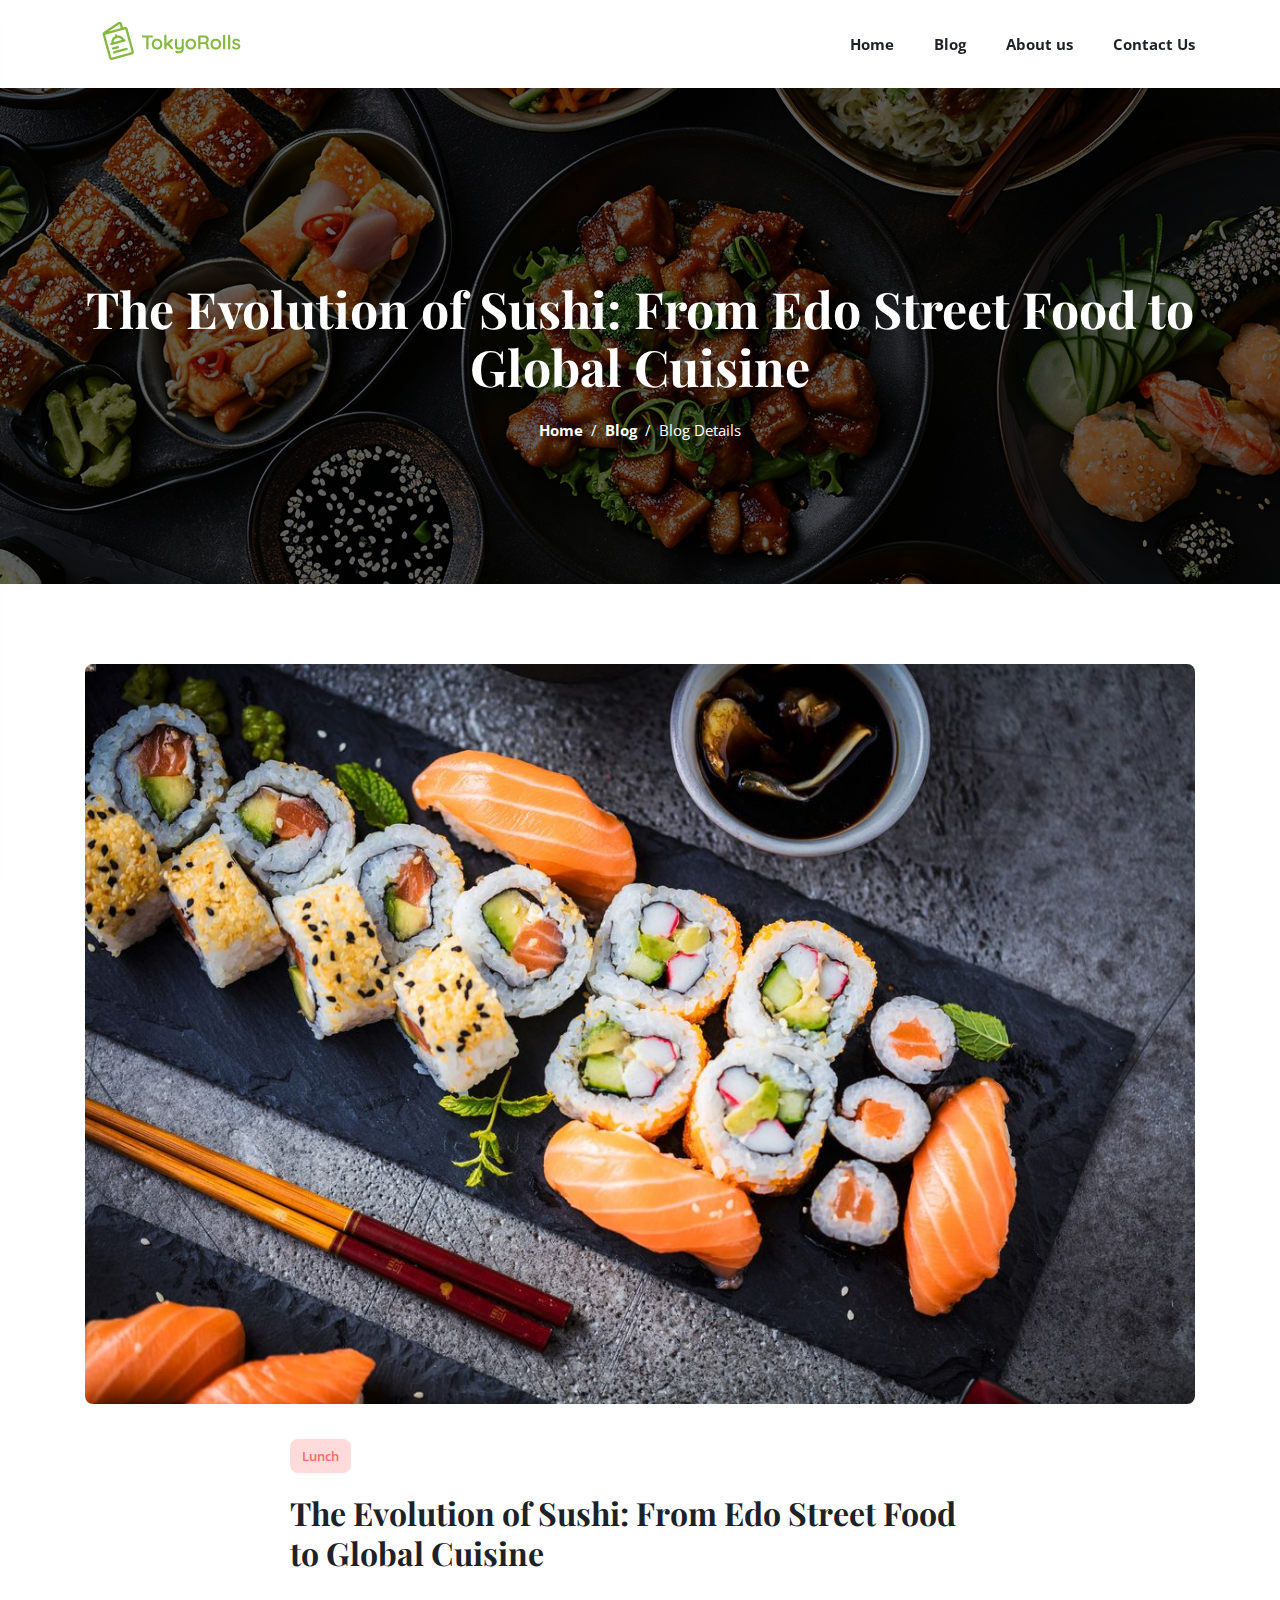
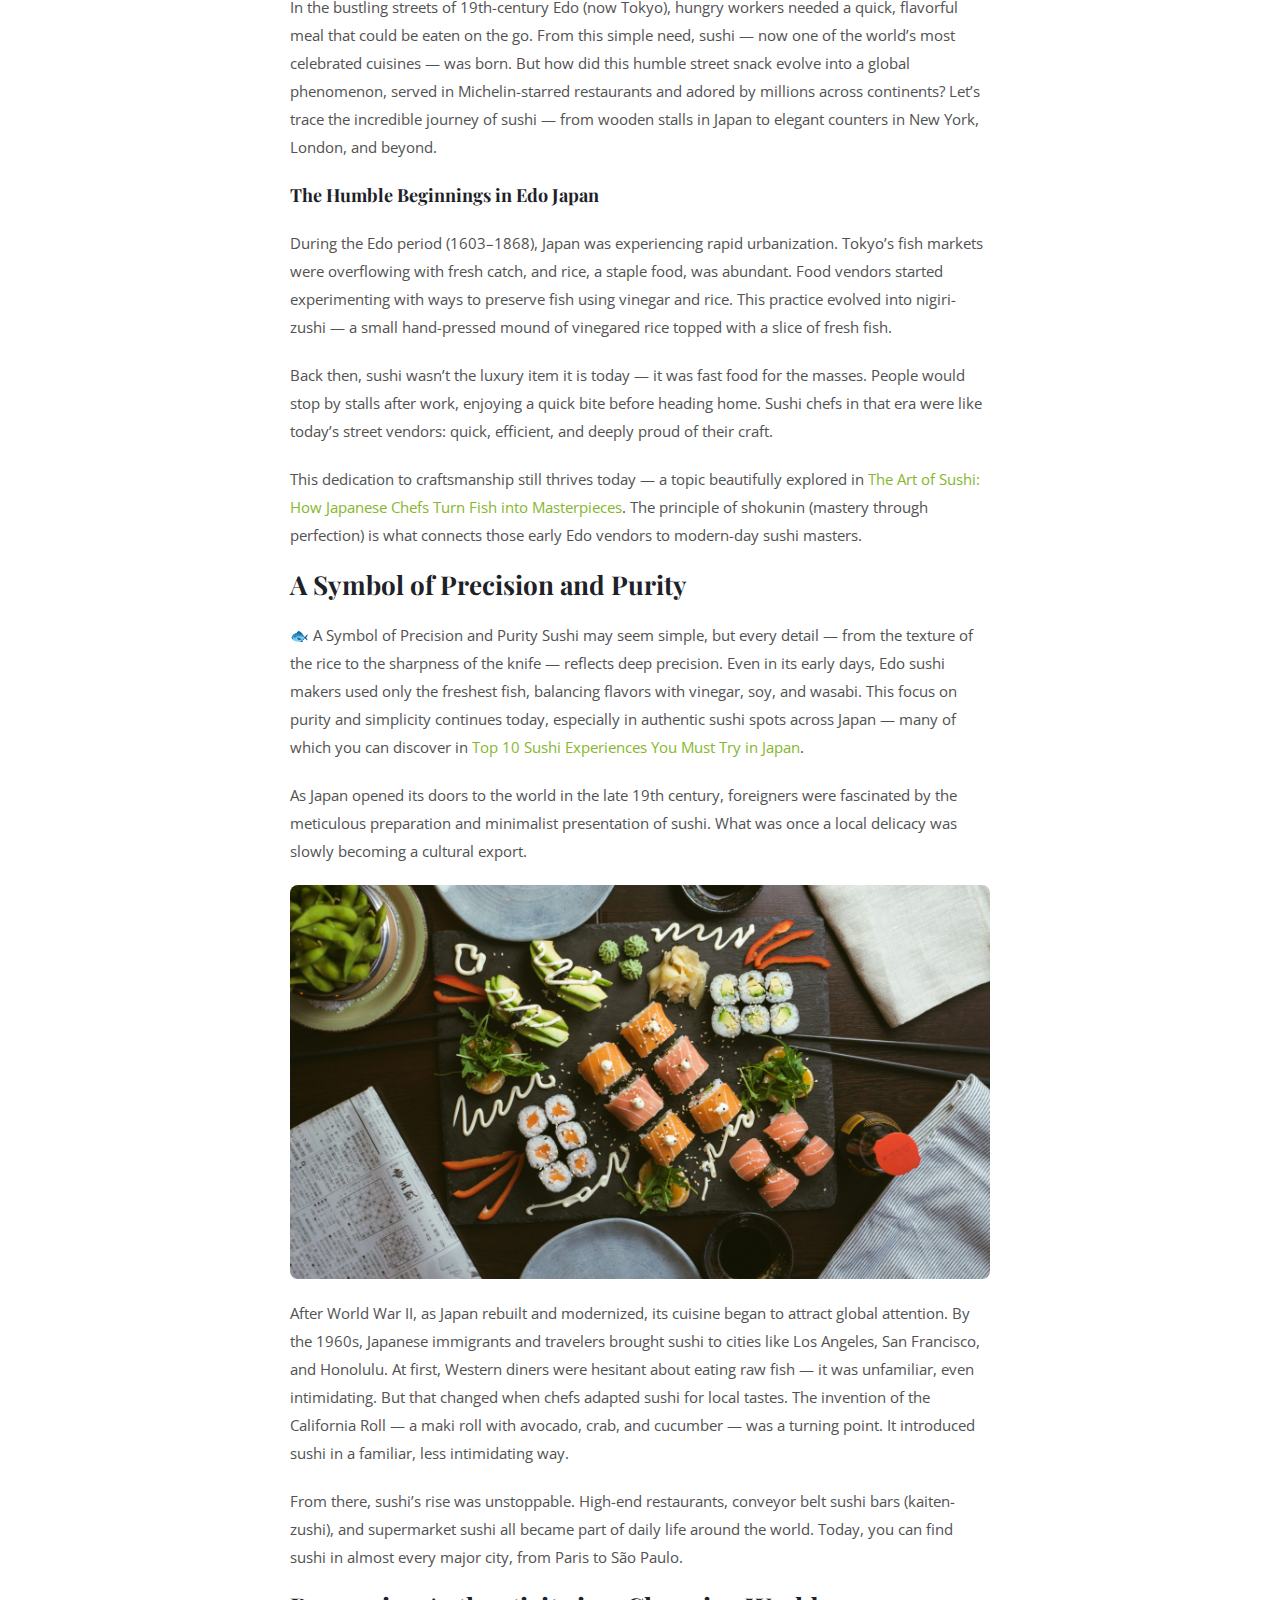
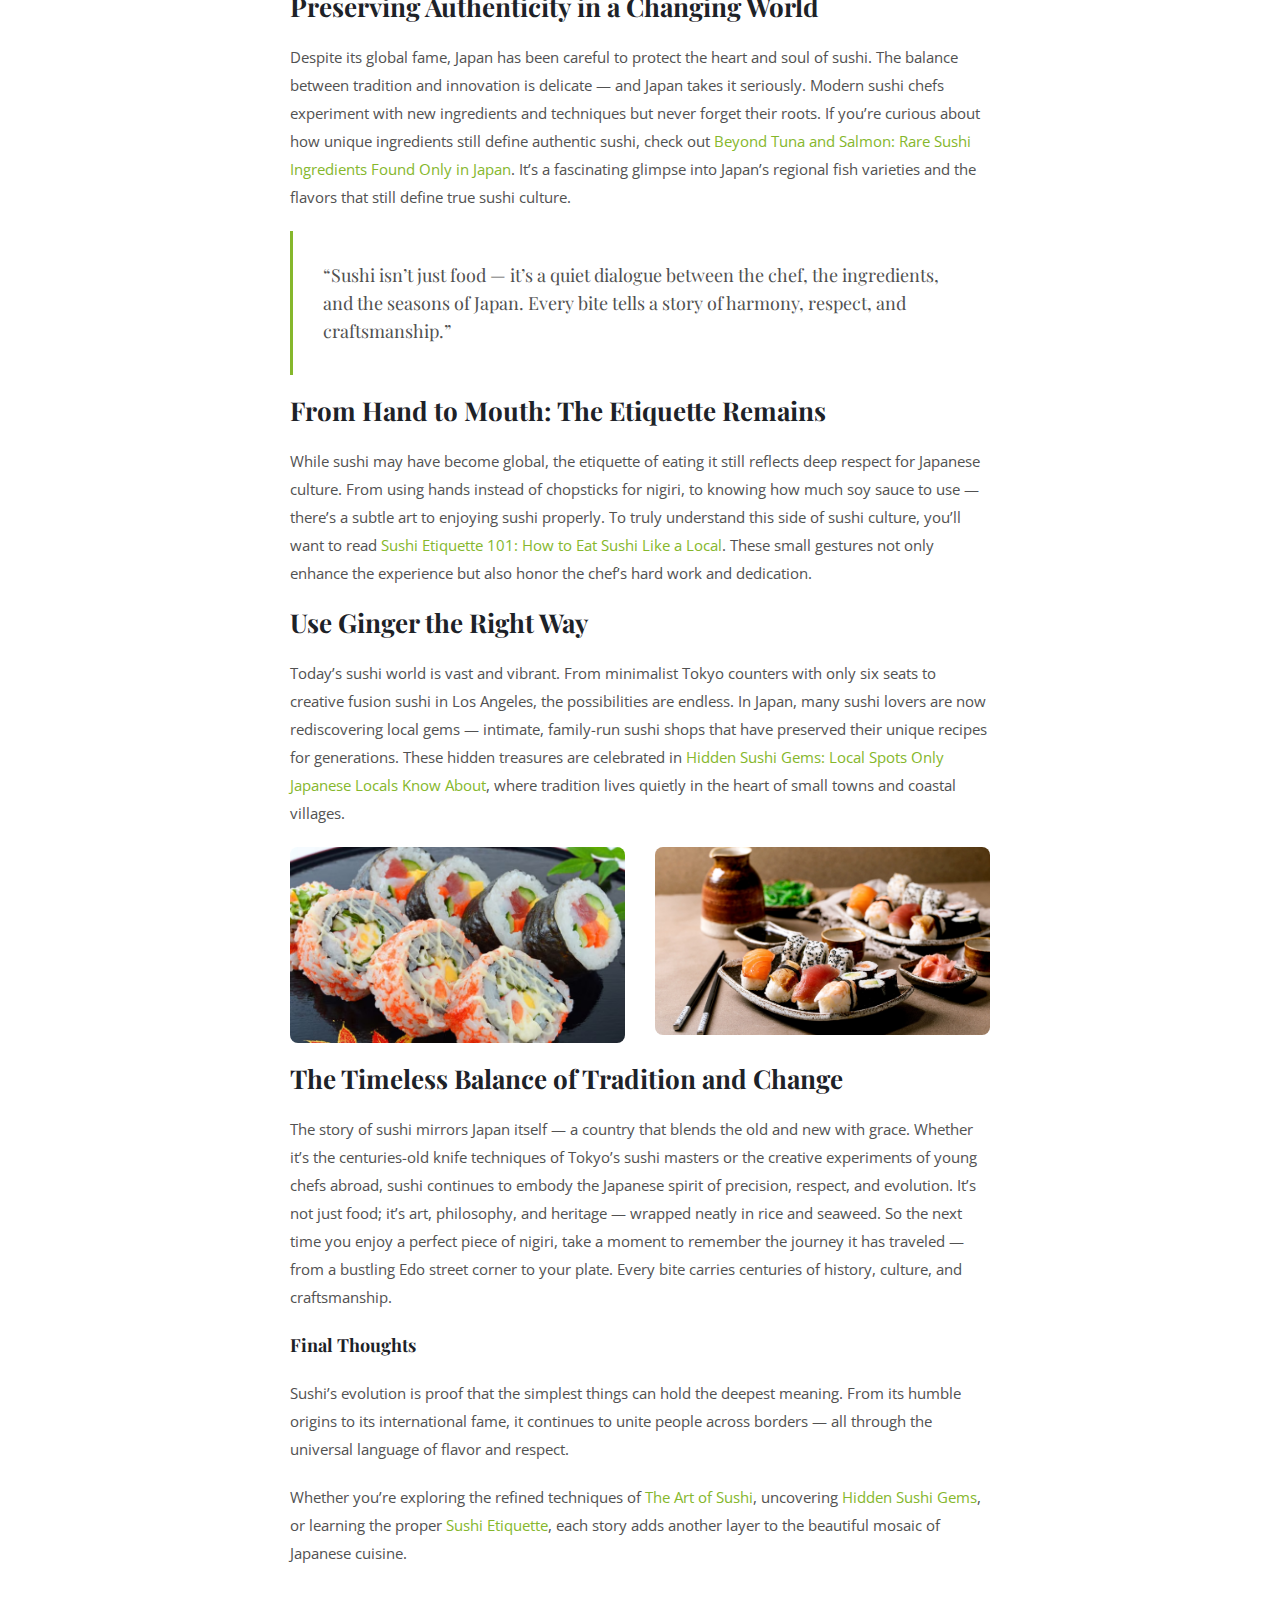
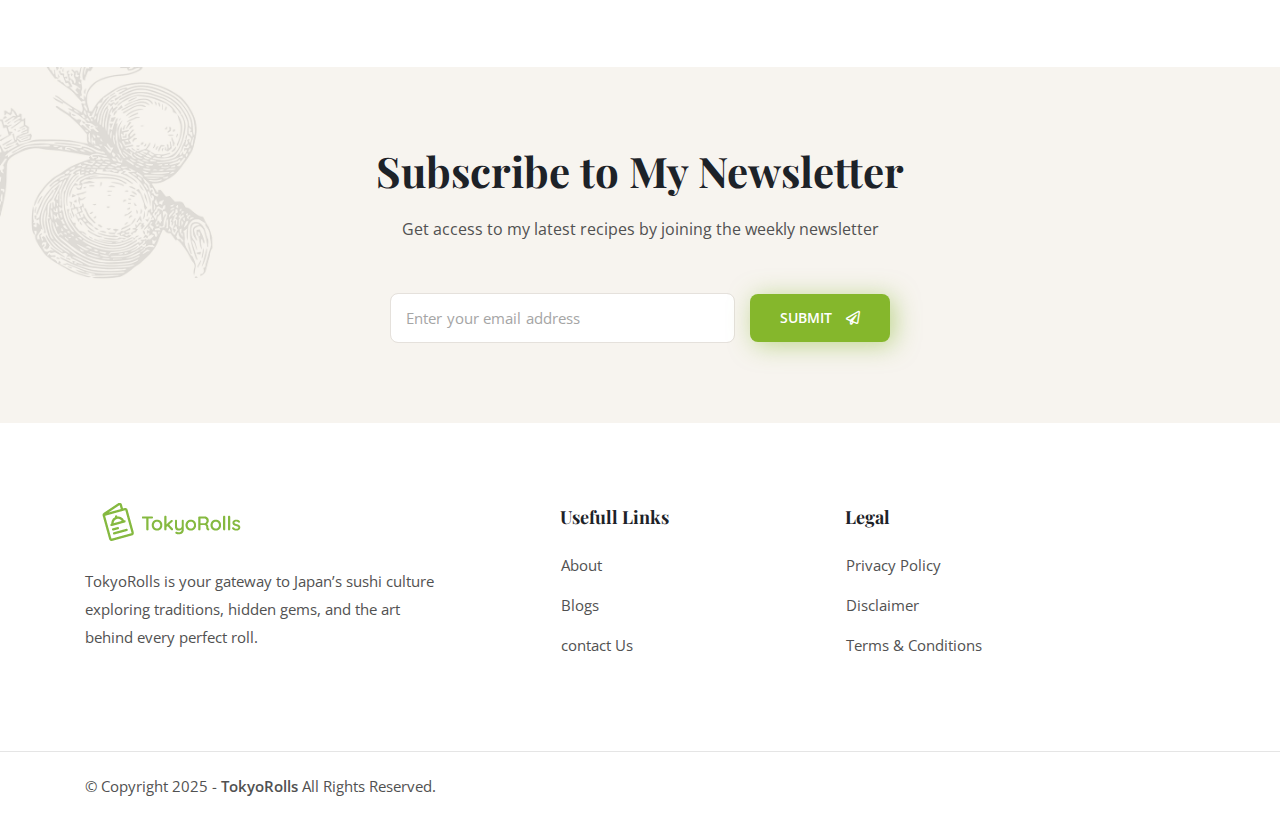
<file: The-evolution-of-sushi.html>
<!DOCTYPE html>
<html lang="en" dir="ltr">

<head>
    <meta charset="utf-8">
    <meta name="viewport" content="width=device-width, initial-scale=1.0">
    <title>TokyoRolls - The Evolution of Sushi: From Edo Street Food to Global Cuisine</title>

    <!-- Vendor Stylesheets -->
    <link rel="stylesheet" href="assets/css/plugins/bootstrap.min.css">
    <link rel="stylesheet" href="assets/css/plugins/animate.min.css">
    <link rel="stylesheet" href="assets/css/plugins/magnific-popup.css">
    <link rel="stylesheet" href="assets/css/plugins/slick.css">
    <link rel="stylesheet" href="assets/css/plugins/slick-theme.css">
    <!-- Icon Fonts -->
    <link rel="stylesheet" href="assets/fonts/flaticon/flaticon.css">
    <link rel="stylesheet" href="assets/fonts/font-awesome/css/all.min.css">

    <!-- TokyoRolls Style sheet -->
    <link rel="stylesheet" href="assets/css/style.css">
    <!-- Favicon -->
    <link rel="icon" type="image/png" sizes="32x32" href="favicon.ico">

</head>

<body>


    <!-- Aside (Mobile Navigation) -->
    <aside class="main-aside">
        <a class="navbar-brand" href="index.html"> <img src="assets/img/logo.png" alt="logo"> </a>

        <div class="aside-scroll">
            <ul>
                <li class="menu-item">
                    <a href="index.html">Home</a>

                </li>
                <li class="menu-item">
                    <a href="blog-grid.html">Blog</a>
                </li>
                <li class="menu-item">
                    <a href="about-us.html">About Us</a>
                <li class="menu-item">
                    <a href="contact-us.html">Contact Us</a>
                </li>
            </ul>

        </div>

    </aside>
    <div class="aside-overlay aside-trigger"></div>

    <!-- Header Start -->
    <header class="main-header header-1 can-sticky">
        <nav class="navbar">
            <div class="container">
                <!-- Logo -->
                <a class="navbar-brand" href="index.html"> <img src="assets/img/logo.png" alt="logo"> </a>
                <!-- Menu -->
                <ul class="navbar-nav">
                    <li class="menu-item menu-item-has-children">
                        <a href="index.html">Home</a>
                    </li>
                    <li class="menu-item menu-item-has-children">
                        <a href="blog-grid.html">Blog</a>
                    </li>
                    <li class="menu-item menu-item-has-children">
                        <a href="about-us.html">About us</a>
                    </li>
                    <li class="menu-item">
                        <a href="contact-us.html">Contact Us</a>
                    </li>
                </ul>

            </div>
        </nav>

        <!-- Search Form Start-->
        <div class="search-form-wrapper">
            <div class="search-trigger close-btn">
                <span></span>
                <span></span>
            </div>
            <form class="search-form" method="post">
                <input type="text" placeholder="Search..." value="">
                <button type="submit" class="search-btn">
                    <i class="flaticon-magnifying-glass"></i>
                </button>
            </form>
        </div>
        <!-- Search Form End-->


    </header>
    <!-- Header End -->

    <!-- Subheader Start -->
    <div class="subheader bg-cover dark-overlay dark-overlay-2"
        style="background-image: url('assets/img/subheader.jpg')">
        <div class="container">
            <div class="subheader-inner">
                <h1>The Evolution of Sushi: From Edo Street Food to Global Cuisine</h1>
                <nav aria-label="breadcrumb">
                    <ol class="breadcrumb">
                        <li class="breadcrumb-item"><a href="index.html">Home</a></li>
                        <li class="breadcrumb-item"><a href="blog-grid.html">Blog</a></li>
                        <li class="breadcrumb-item active" aria-current="page">Blog Details</li>
                    </ol>
                </nav>
            </div>
        </div>
    </div>
    <!-- Subheader End -->

    <!-- Blog Post Start -->
    <section class="section section-padding single-post-3">
        <div class="container">

            <!-- Content Start -->
            <article class="post-single">
                <div class="post-thumbnail">
                    <img src="assets/img/blog/4.jpg" alt="post">
                </div>
                <div class="post-categories">
                    <a href="blog-grid.html">Lunch</a>
                </div>
                <h2 class="title">The Evolution of Sushi: From Edo Street Food to Global Cuisine</h2>
                <div class="post-content">
                    <p>
                        In the bustling streets of 19th-century Edo (now Tokyo), hungry workers needed a quick,
                        flavorful meal that could be eaten on the go. From this simple need, sushi — now one of the
                        world’s most celebrated cuisines — was born. But how did this humble street snack evolve into a
                        global phenomenon, served in Michelin-starred restaurants and adored by millions across
                        continents?
                        Let’s trace the incredible journey of sushi — from wooden stalls in Japan to elegant counters in
                        New York, London, and beyond.
                    </p>
                    <h5>The Humble Beginnings in Edo Japan</h5>
                    <p>During the Edo period (1603–1868), Japan was experiencing rapid urbanization. Tokyo’s fish
                        markets were overflowing with fresh catch, and rice, a staple food, was abundant. Food vendors
                        started experimenting with ways to preserve fish using vinegar and rice. This practice evolved
                        into nigiri-zushi — a small hand-pressed mound of vinegared rice topped with a slice of fresh
                        fish.</p>
                    <p>Back then, sushi wasn’t the luxury item it is today — it was fast food for the masses. People
                        would stop by stalls after work, enjoying a quick bite before heading home. Sushi chefs in that
                        era were like today’s street vendors: quick, efficient, and deeply proud of their craft.</p>
                    <p>This dedication to craftsmanship still thrives today — a topic beautifully explored in <a
                            href="The-art-of-sushi.html">The Art of Sushi: How Japanese Chefs Turn Fish into
                            Masterpieces</a>. The principle of shokunin (mastery through perfection) is what connects
                        those early Edo vendors to modern-day sushi masters.</p>
                    <h4>A Symbol of Precision and Purity</h4>
                    <p>
                        🐟 A Symbol of Precision and Purity

                        Sushi may seem simple, but every detail — from the texture of the rice to the sharpness of the
                        knife — reflects deep precision. Even in its early days, Edo sushi makers used only the freshest
                        fish, balancing flavors with vinegar, soy, and wasabi.

                        This focus on purity and simplicity continues today, especially in authentic sushi spots across
                        Japan — many of which you can discover in <a href="Top-10-sushi-experiences-you-must-try-in-japan.html">Top 10 Sushi
                            Experiences You Must Try in Japan</a>.
                    </p>
                    <p>As Japan opened its doors to the world in the late 19th century, foreigners were fascinated by
                        the meticulous preparation and minimalist presentation of sushi. What was once a local delicacy
                        was slowly becoming a cultural export.</p>
                    <img src="assets/img/blog/9.jpg" alt="post">
                    <p>
                        After World War II, as Japan rebuilt and modernized, its cuisine began to attract global
                        attention. By the 1960s, Japanese immigrants and travelers brought sushi to cities like Los
                        Angeles, San Francisco, and Honolulu.

                        At first, Western diners were hesitant about eating raw fish — it was unfamiliar, even
                        intimidating. But that changed when chefs adapted sushi for local tastes. The invention of the
                        California Roll — a maki roll with avocado, crab, and cucumber — was a turning point. It
                        introduced sushi in a familiar, less intimidating way.
                    </p>
                    <p>From there, sushi’s rise was unstoppable. High-end restaurants, conveyor belt sushi bars
                        (kaiten-zushi), and supermarket sushi all became part of daily life around the world. Today, you
                        can find sushi in almost every major city, from Paris to São Paulo.</p>
                    <h4>Preserving Authenticity in a Changing World</h4>
                    <p>Despite its global fame, Japan has been careful to protect the heart and soul of sushi. The
                        balance between tradition and innovation is delicate — and Japan takes it seriously.

                        Modern sushi chefs experiment with new ingredients and techniques but never forget their roots.
                        If you’re curious about how unique ingredients still define authentic sushi, check out <a
                            href="Beyond-tuna-and-salmon.html">Beyond Tuna and Salmon: Rare Sushi Ingredients Found Only in
                            Japan</a>. It’s a fascinating glimpse into Japan’s regional fish varieties and the flavors
                        that still define true sushi culture. </p>
                    <blockquote>
                        <p>“Sushi isn’t just food — it’s a quiet dialogue between the chef, the ingredients, and the seasons of Japan. Every bite tells a story of harmony, respect, and craftsmanship.”</p>
                    </blockquote>
                    <h4>From Hand to Mouth: The Etiquette Remains</h4>
                    <p>
                        While sushi may have become global, the etiquette of eating it still reflects deep respect for
                        Japanese culture. From using hands instead of chopsticks for nigiri, to knowing how much soy
                        sauce to use — there’s a subtle art to enjoying sushi properly.

                        To truly understand this side of sushi culture, you’ll want to read <a
                            href="Sushi-etiquette-101-how-to-eat-sushi-like-a-local.html">Sushi Etiquette 101: How to Eat Sushi Like a Local</a>. These
                        small gestures not only enhance the experience but also honor the chef’s hard work and
                        dedication.
                    </p>
                    <h4>Use Ginger the Right Way</h4>
                    <p>Today’s sushi world is vast and vibrant. From minimalist Tokyo counters with only six seats to
                        creative fusion sushi in Los Angeles, the possibilities are endless.

                        In Japan, many sushi lovers are now rediscovering local gems — intimate, family-run sushi shops
                        that have preserved their unique recipes for generations. These hidden treasures are celebrated
                        in <a href="Hidden-sushi-gems.html">Hidden Sushi Gems: Local Spots Only Japanese Locals Know
                            About</a>, where tradition lives quietly in the heart of small towns and coastal villages.
                    </p>
                    <div class="row">
                        <div class="col-md-6">
                            <img src="assets/img/blog/8.jpg" alt="post">
                        </div>
                        <div class="col-md-6">
                            <img src="assets/img/blog/7.jpg" alt="post">
                        </div>
                    </div>
                    <h4>The Timeless Balance of Tradition and Change</h4>
                    <p>
                        The story of sushi mirrors Japan itself — a country that blends the old and new with grace.
                        Whether it’s the centuries-old knife techniques of Tokyo’s sushi masters or the creative
                        experiments of young chefs abroad, sushi continues to embody the Japanese spirit of precision,
                        respect, and evolution.

                        It’s not just food; it’s art, philosophy, and heritage — wrapped neatly in rice and seaweed.

                        So the next time you enjoy a perfect piece of nigiri, take a moment to remember the journey it
                        has traveled — from a bustling Edo street corner to your plate. Every bite carries centuries of
                        history, culture, and craftsmanship.
                    </p>
                    <h5>Final Thoughts</h5>
                    <p>Sushi’s evolution is proof that the simplest things can hold the deepest meaning. From its humble
                        origins to its international fame, it continues to unite people across borders — all through the
                        universal language of flavor and respect.

                    </p>
                    <p>Whether you’re exploring the refined techniques of <a href="The-art-of-sushi.html">The Art of
                            Sushi</a>, uncovering <a href="Hidden-sushi-gems.html">Hidden Sushi Gems</a>, or learning the
                        proper <a href="Sushi-etiquette-101-how-to-eat-sushi-like-a-local.html">Sushi Etiquette</a>, each story adds another layer to the
                        beautiful mosaic of Japanese cuisine.</p>

                </div>
            </article>
            <!-- Content End -->


        </div>
    </section>
    <!-- Blog Posts End -->


    <!-- Newsletter start -->
    <section class="section light-bg bg-cover" style="background-image:url('assets/img/bg/1.jpg')">
        <div class="container">
            <div class="section-title-wrap section-header text-center">
                <h2 class="title">Subscribe to My Newsletter</h2>
                <p class="subtitle">
                    Get access to my latest recipes by joining the weekly newsletter
                </p>
            </div>

            <form class="ct-newsletter" method="post">
                <input type="email" class="form-control" placeholder="Enter your email address" value="">
                <button type="submit" class="btn-custom primary" name="button"> Submit <i
                        class="far fa-paper-plane"></i> </button>
            </form>

        </div>
    </section>
    <!-- Newsletter End -->


    <!-- Footer Start -->
    <footer class="ct-footer">
        <div class="container">
            <div class="row">
                <div class="col-lg-4 col-md-4 col-sm-12 footer-widget">
                    <div class="footer-logo"> <img src="assets/img/logo.png" alt="TokyoRolls"> </div>
                    <p>TokyoRolls is your gateway to Japan’s sushi culture exploring traditions, hidden gems, and the
                        art behind every perfect roll.</p>
                </div>
                <div class="offset-lg-1 offset-md-1 col-lg-3 col-md-3 col-sm-6 footer-widget">
                    <h5 class="widget-title">Usefull Links</h5>
                    <ul>
                        <li> <a href="about-us.html">About</a> </li>
                        <li> <a href="blog-grid.html">Blogs</a> </li>
                        <li> <a href="contact-us.html">contact Us</a> </li>
                    </ul>
                </div>
                <div class="col-lg-4 col-md-3 col-sm-6 footer-widget">
                    <h5 class="widget-title">Legal</h5>
                    <ul>
                        <li> <a href="privacy.html">Privacy Policy</a> </li>
                        <li> <a href="disclaimer.html">Disclaimer</a> </li>
                        <li> <a href="terms.html">Terms & Conditions</a> </li>
                    </ul>

                </div>
            </div>
        </div>
        <div class="footer-bottom">
            <div class="container">
                <p class="m-0">&copy; Copyright 2025 - <a href="index.html">TokyoRolls</a> All Rights Reserved.</p>
            </div>
        </div>

    </footer>
    <!-- Footer End -->

    <!-- Vendor Scripts -->
    <script src="assets/js/plugins/jquery-3.4.1.min.js"></script>
    <script src="assets/js/plugins/popper.min.js"></script>
    <script src="assets/js/plugins/waypoint.js"></script>
    <script src="assets/js/plugins/bootstrap.min.js"></script>
    <script src="assets/js/plugins/jquery.magnific-popup.min.js"></script>
    <script src="assets/js/plugins/jquery.slimScroll.min.js"></script>
    <script src="assets/js/plugins/imagesloaded.min.js"></script>
    <script src="assets/js/plugins/jquery.steps.min.js"></script>
    <script src="assets/js/plugins/jquery.countdown.min.js"></script>
    <script src="assets/js/plugins/isotope.pkgd.min.js"></script>
    <script src="assets/js/plugins/slick.min.js"></script>

    <!-- TokyoRolls Scripts -->
    <script src="assets/js/main.js"></script>

</body>

</html>
</file>
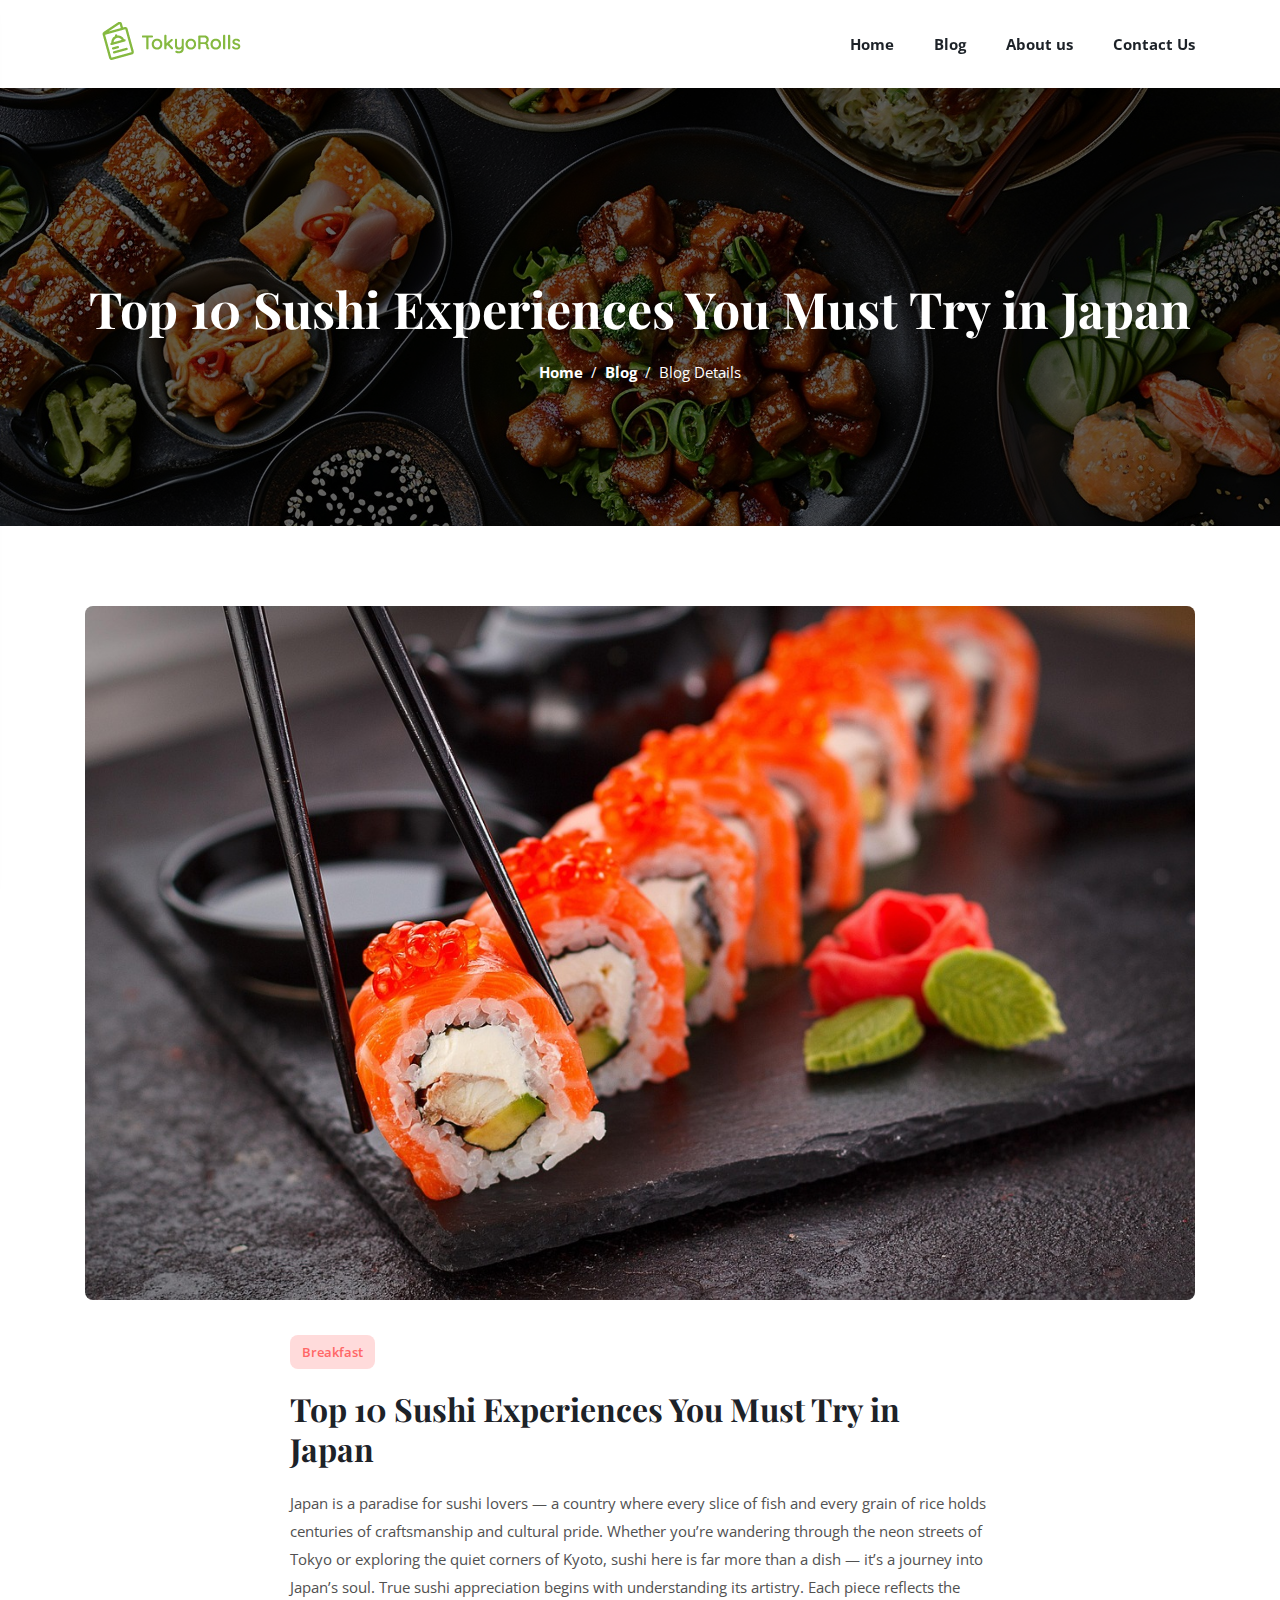
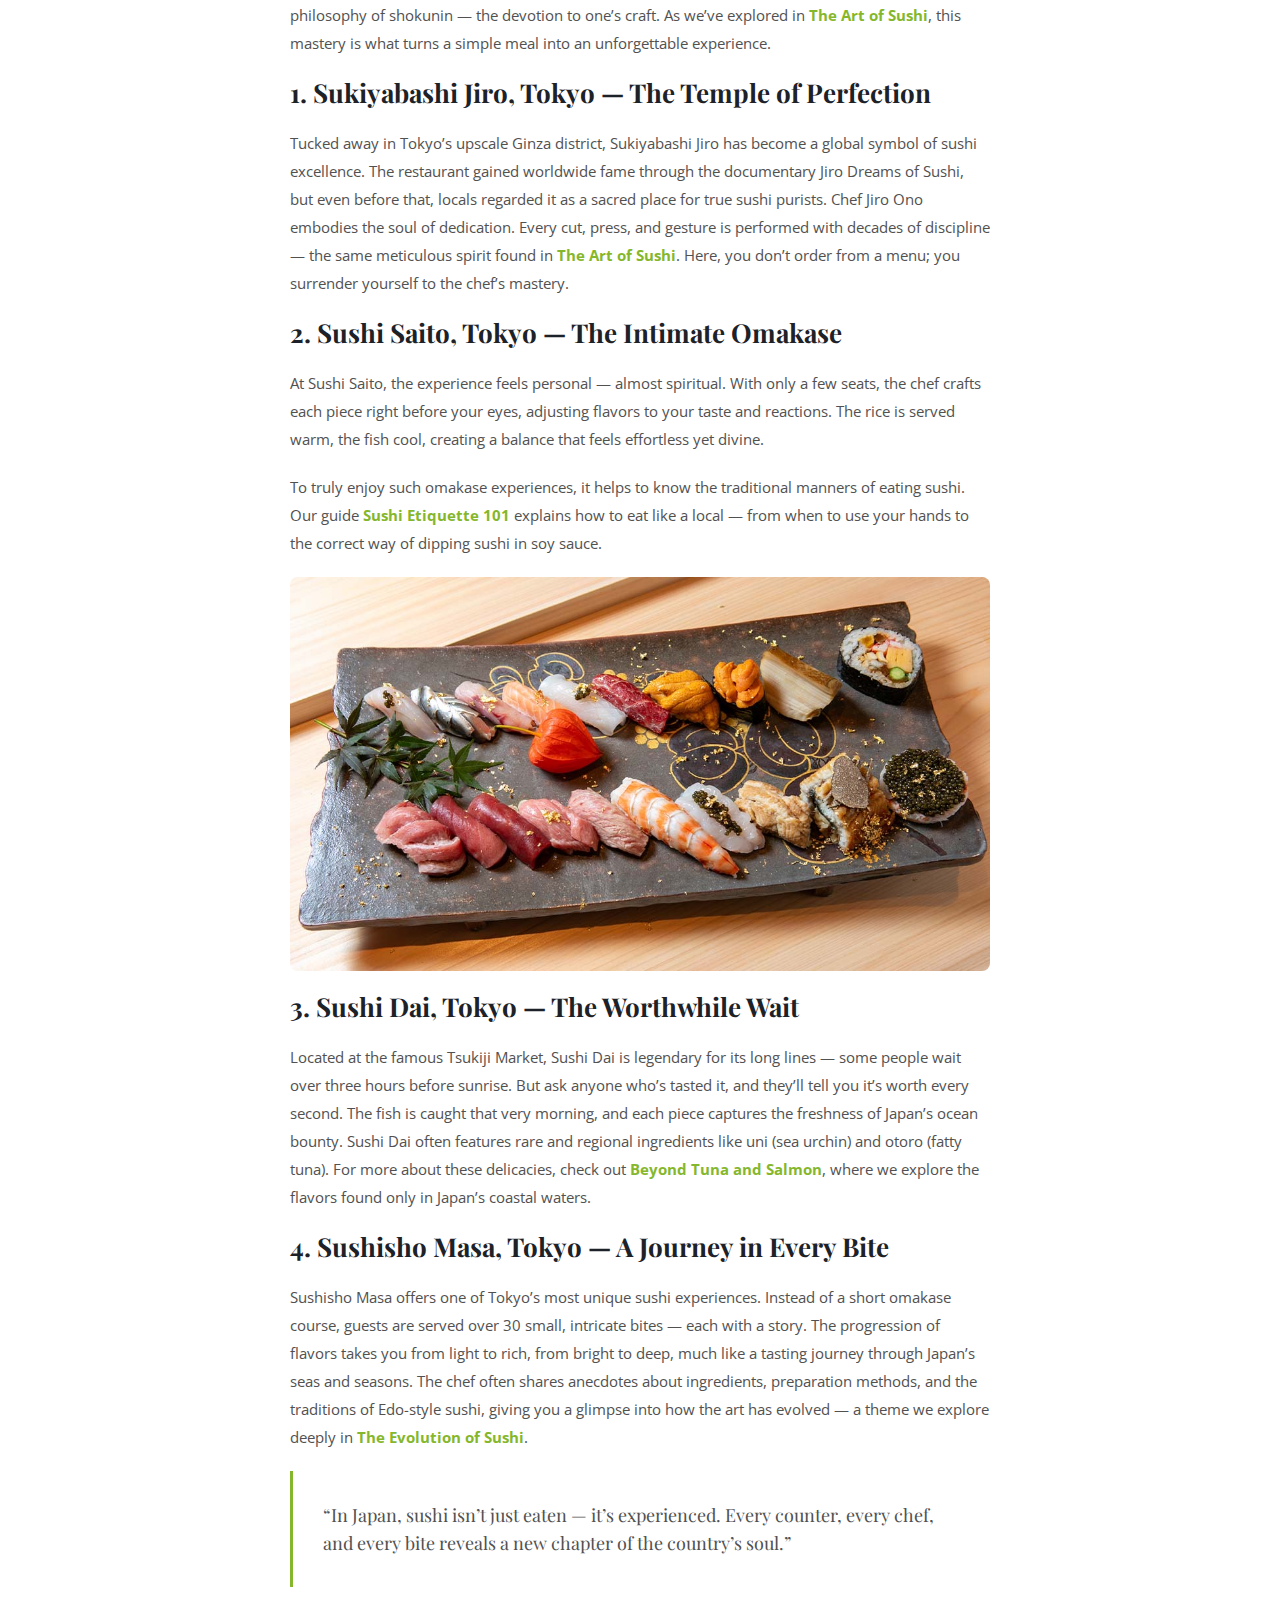
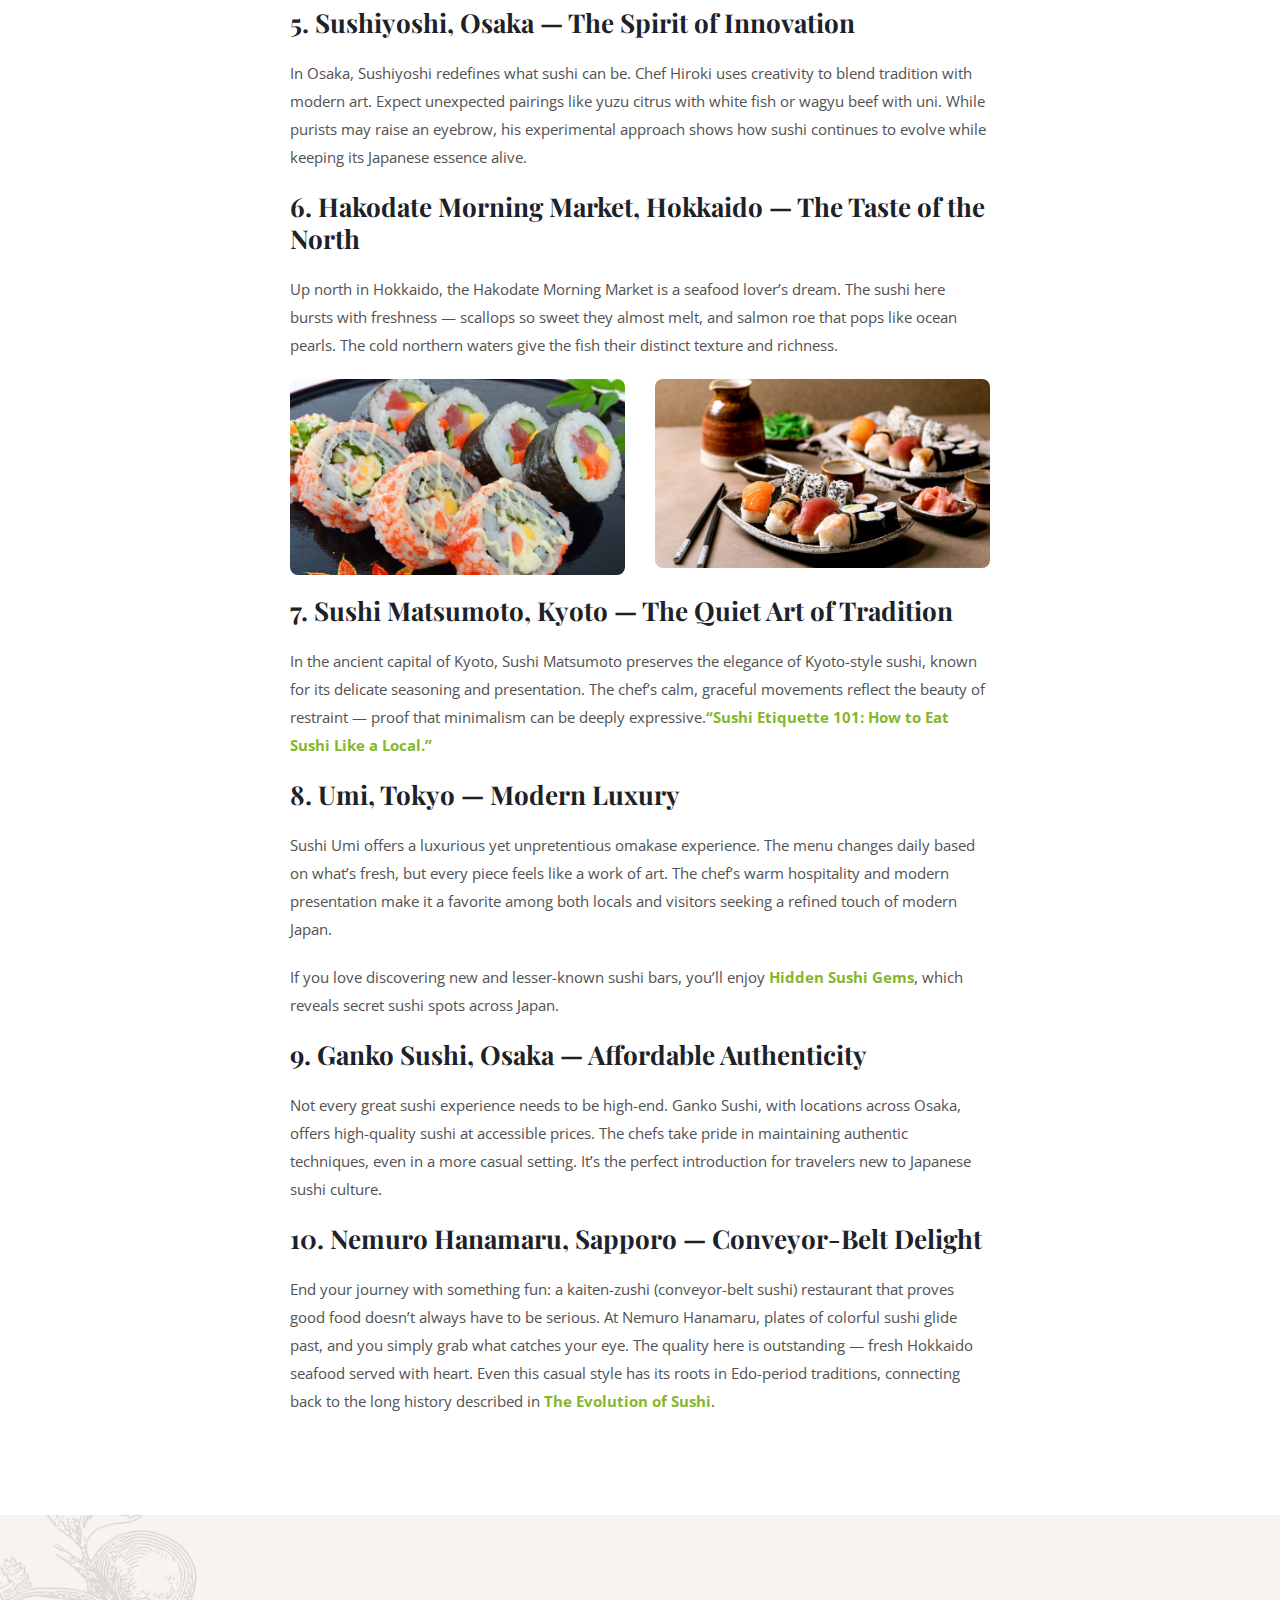
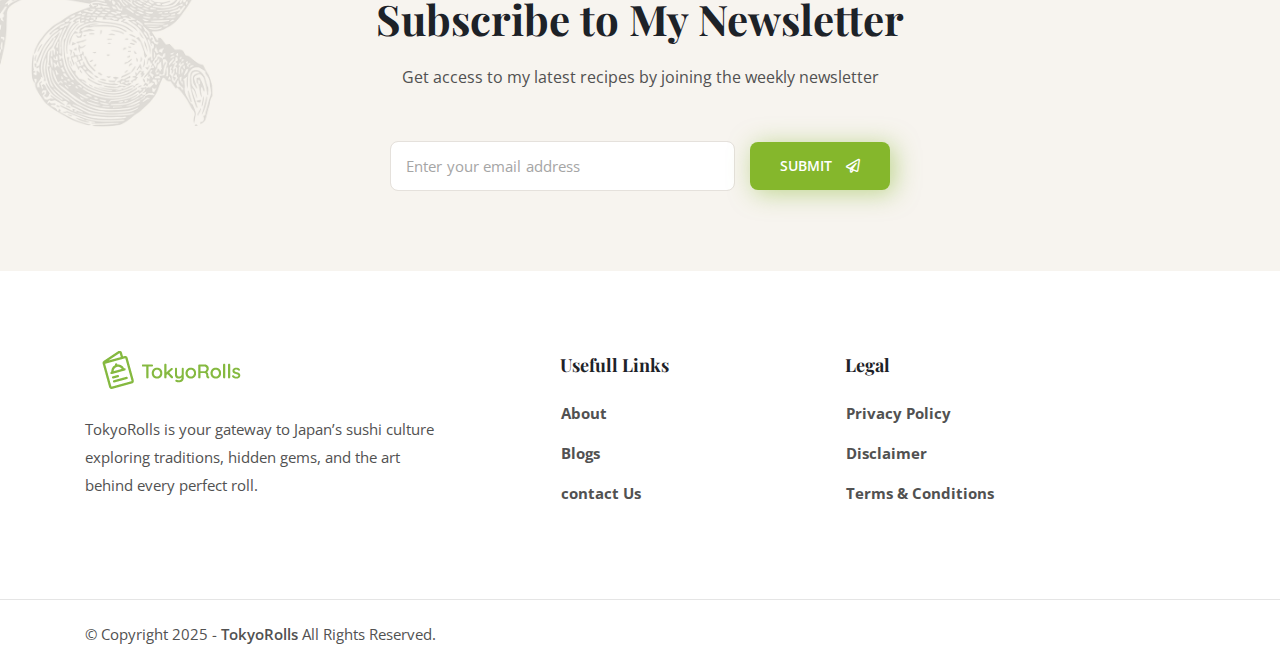
<file: Top-10-sushi-experiences-you-must-try-in-japan.html>
<!DOCTYPE html>
<html lang="en" dir="ltr">

<head>
  <meta charset="utf-8">
  <meta name="viewport" content="width=device-width, initial-scale=1.0">
  <title>TokyoRolls - Top 10 Sushi Experiences You Must Try in Japan</title>

  <!-- Vendor Stylesheets -->
  <link rel="stylesheet" href="assets/css/plugins/bootstrap.min.css">
  <link rel="stylesheet" href="assets/css/plugins/animate.min.css">
  <link rel="stylesheet" href="assets/css/plugins/magnific-popup.css">
  <link rel="stylesheet" href="assets/css/plugins/slick.css">
  <link rel="stylesheet" href="assets/css/plugins/slick-theme.css">
  <!-- Icon Fonts -->
  <link rel="stylesheet" href="assets/fonts/flaticon/flaticon.css">
  <link rel="stylesheet" href="assets/fonts/font-awesome/css/all.min.css">

  <!-- TokyoRolls Style sheet -->
  <link rel="stylesheet" href="assets/css/style.css">
  <!-- Favicon -->
  <link rel="icon" type="image/png" sizes="32x32" href="favicon.ico">
  <style>
    a {
      font-weight: bolder;
    }
  </style>
</head>

<body>

  <!-- Aside (Mobile Navigation) -->
  <aside class="main-aside">
    <a class="navbar-brand" href="index.html"> <img src="assets/img/logo.png" alt="logo"> </a>

    <div class="aside-scroll">
      <ul>
        <li class="menu-item">
          <a href="index.html">Home</a>

        </li>
        <li class="menu-item">
          <a href="blog-grid.html">Blog</a>
        </li>
        <li class="menu-item">
          <a href="about-us.html">About Us</a>
        <li class="menu-item">
          <a href="contact-us.html">Contact Us</a>
        </li>
      </ul>

    </div>

  </aside>
  <div class="aside-overlay aside-trigger"></div>

  <!-- Header Start -->
  <header class="main-header header-1 can-sticky">
    <nav class="navbar">
      <div class="container">
        <!-- Logo -->
        <a class="navbar-brand" href="index.html"> <img src="assets/img/logo.png" alt="logo"> </a>
        <!-- Menu -->
        <ul class="navbar-nav">
          <li class="menu-item menu-item-has-children">
            <a href="index.html">Home</a>
          </li>
          <li class="menu-item menu-item-has-children">
            <a href="blog-grid.html">Blog</a>
          </li>
          <li class="menu-item menu-item-has-children">
            <a href="about-us.html">About us</a>
          </li>
          <li class="menu-item">
            <a href="contact-us.html">Contact Us</a>
          </li>
        </ul>

      </div>
    </nav>

    <!-- Search Form Start-->
    <div class="search-form-wrapper">
      <div class="search-trigger close-btn">
        <span></span>
        <span></span>
      </div>
      <form class="search-form" method="post">
        <input type="text" placeholder="Search..." value="">
        <button type="submit" class="search-btn">
          <i class="flaticon-magnifying-glass"></i>
        </button>
      </form>
    </div>
    <!-- Search Form End-->


  </header>
  <!-- Header End -->

  <!-- Subheader Start -->
  <div class="subheader bg-cover dark-overlay dark-overlay-2" style="background-image: url('assets/img/subheader.jpg')">
    <div class="container">
      <div class="subheader-inner">
        <h1>Top 10 Sushi Experiences You Must Try in Japan</h1>
        <nav aria-label="breadcrumb">
          <ol class="breadcrumb">
            <li class="breadcrumb-item"><a href="index.html">Home</a></li>
            <li class="breadcrumb-item"><a href="blog-grid.html">Blog</a></li>
            <li class="breadcrumb-item active" aria-current="page">Blog Details</li>
          </ol>
        </nav>
      </div>
    </div>
  </div>
  <!-- Subheader End -->

  <!-- Blog Post Start -->
  <section class="section section-padding single-post-3">
    <div class="container">

      <!-- Content Start -->
      <article class="post-single">
        <div class="post-thumbnail">
          <img src="assets/img/blog/5.jpg" alt="post">
        </div>
        <div class="post-categories">
          <a href="blog-grid.html">Breakfast</a>
        </div>
        <h2 class="title">Top 10 Sushi Experiences You Must Try in Japan</h2>
        <div class="post-content">
          <p>
            Japan is a paradise for sushi lovers — a country where every slice of fish and every grain of rice holds centuries of craftsmanship and cultural pride. Whether you’re wandering through the neon streets of Tokyo or exploring the quiet corners of Kyoto, sushi here is far more than a dish — it’s a journey into Japan’s soul. True sushi appreciation begins with understanding its artistry. Each piece reflects the philosophy of shokunin — the devotion to one’s craft. As we’ve explored in <a href="The-art-of-sushi.html" title="The Art of Sushi: How Japanese Chefs Turn Fish into Masterpieces">The Art of Sushi</a>, this mastery is what turns a simple meal into an unforgettable experience.
          </p>
          <h4>1. Sukiyabashi Jiro, Tokyo — The Temple of Perfection</h4>
          <p>
            Tucked away in Tokyo’s upscale Ginza district, Sukiyabashi Jiro has become a global symbol of sushi excellence. The restaurant gained worldwide fame through the documentary Jiro Dreams of Sushi, but even before that, locals regarded it as a sacred place for true sushi purists.
            Chef Jiro Ono embodies the soul of dedication. Every cut, press, and gesture is performed with decades of discipline — the same meticulous spirit found in <a href="The-art-of-sushi.html">The Art of Sushi</a>. Here, you don’t order from a menu; you surrender yourself to the chef’s mastery.
          </p>
          <h4>2. Sushi Saito, Tokyo — The Intimate Omakase</h4>
          <p>At Sushi Saito, the experience feels personal — almost spiritual. With only a few seats, the chef crafts each piece right before your eyes, adjusting flavors to your taste and reactions. The rice is served warm, the fish cool, creating a balance that feels effortless yet divine.</p>
          <p>To truly enjoy such omakase experiences, it helps to know the traditional manners of eating sushi. Our guide <a href="Sushi-etiquette-101-how-to-eat-sushi-like-a-local.html" title="Sushi Etiquette 101: How to Eat Sushi Like a Local">Sushi Etiquette 101</a> explains how to eat like a local — from when to use your hands to the correct way of dipping sushi in soy sauce.</p>
          <img src="assets/img/blog/10.jpg" alt="post">
          <h4>3. Sushi Dai, Tokyo — The Worthwhile Wait</h4>
          <p>
            Located at the famous Tsukiji Market, Sushi Dai is legendary for its long lines — some people wait over three hours before sunrise. But ask anyone who’s tasted it, and they’ll tell you it’s worth every second. The fish is caught that very morning, and each piece captures the freshness of Japan’s ocean bounty. Sushi Dai often features rare and regional ingredients like uni (sea urchin) and otoro (fatty tuna). For more about these delicacies, check out <a href="Beyond-tuna-and-salmon.html" title="Beyond Tuna and Salmon: Rare Sushi Ingredients Found Only in Japan">Beyond Tuna and Salmon</a>, where we explore the flavors found only in Japan’s coastal waters.
          </p>
          <h4>4. Sushisho Masa, Tokyo — A Journey in Every Bite</h4>
          <p>Sushisho Masa offers one of Tokyo’s most unique sushi experiences. Instead of a short omakase course, guests are served over 30 small, intricate bites — each with a story. The progression of flavors takes you from light to rich, from bright to deep, much like a tasting journey through Japan’s seas and seasons. The chef often shares anecdotes about ingredients, preparation methods, and the traditions of Edo-style sushi, giving you a glimpse into how the art has evolved — a theme we explore deeply in <a href="The-evolution-of-sushi.html" title="The Evolution of Sushi: From Edo Street Food to Global Cuisine">The Evolution of Sushi</a>.</p>
          <blockquote>
            <p>“In Japan, sushi isn’t just eaten — it’s experienced. Every counter, every chef, and every bite reveals a new chapter of the country’s soul.”</p>
          </blockquote>
          <h4>5. Sushiyoshi, Osaka — The Spirit of Innovation</h4>
          <p>
            In Osaka, Sushiyoshi redefines what sushi can be. Chef Hiroki uses creativity to blend tradition with modern art. Expect unexpected pairings like yuzu citrus with white fish or wagyu beef with uni. While purists may raise an eyebrow, his experimental approach shows how sushi continues to evolve while keeping its Japanese essence alive.
          </p>
          <h4>6. Hakodate Morning Market, Hokkaido — The Taste of the North</h4>
          <p>Up north in Hokkaido, the Hakodate Morning Market is a seafood lover’s dream. The sushi here bursts with freshness — scallops so sweet they almost melt, and salmon roe that pops like ocean pearls. The cold northern waters give the fish their distinct texture and richness.</p>
          <div class="row">
            <div class="col-md-6">
              <img src="assets/img/blog/8.jpg" alt="post">
            </div>
            <div class="col-md-6">
              <img src="assets/img/blog/7.jpg" alt="post">
            </div>
          </div>
          <h4>7. Sushi Matsumoto, Kyoto — The Quiet Art of Tradition </h4>
          <p>
            In the ancient capital of Kyoto, Sushi Matsumoto preserves the elegance of Kyoto-style sushi, known for its delicate seasoning and presentation. The chef’s calm, graceful movements reflect the beauty of restraint — proof that minimalism can be deeply expressive.<a href="Sushi-etiquette-101-how-to-eat-sushi-like-a-local.html"><strong>“Sushi Etiquette 101: How to Eat Sushi Like a Local.”</strong></a> 
          </p>
          <h4>8. Umi, Tokyo — Modern Luxury</h4>
          <p>Sushi Umi offers a luxurious yet unpretentious omakase experience. The menu changes daily based on what’s fresh, but every piece feels like a work of art. The chef’s warm hospitality and modern presentation make it a favorite among both locals and visitors seeking a refined touch of modern Japan.</p>
          <p>If you love discovering new and lesser-known sushi bars, you’ll enjoy <a href="Hidden-sushi-gems.html" title="Hidden Sushi Gems: Local Spots Only Japanese Locals Know About">Hidden Sushi Gems</a>, which reveals secret sushi spots across Japan.</p>
          <h4>9. Ganko Sushi, Osaka — Affordable Authenticity</h4>
          <p>Not every great sushi experience needs to be high-end. Ganko Sushi, with locations across Osaka, offers high-quality sushi at accessible prices. The chefs take pride in maintaining authentic techniques, even in a more casual setting. It’s the perfect introduction for travelers new to Japanese sushi culture.</p>
          <h4>10. Nemuro Hanamaru, Sapporo — Conveyor-Belt Delight</h4>
          <p>End your journey with something fun: a kaiten-zushi (conveyor-belt sushi) restaurant that proves good food doesn’t always have to be serious. At Nemuro Hanamaru, plates of colorful sushi glide past, and you simply grab what catches your eye. The quality here is outstanding — fresh Hokkaido seafood served with heart. Even this casual style has its roots in Edo-period traditions, connecting back to the long history described in <a href="The-evolution-of-sushi.html">The Evolution of Sushi</a>.</p>
        </div>
      </article>
      <!-- Content End -->


    </div>
  </section>
  <!-- Blog Posts End -->


  <!-- Newsletter start -->
  <section class="section light-bg bg-cover" style="background-image:url('assets/img/bg/1.jpg')">
    <div class="container">
      <div class="section-title-wrap section-header text-center">
        <h2 class="title">Subscribe to My Newsletter</h2>
        <p class="subtitle">
          Get access to my latest recipes by joining the weekly newsletter
        </p>
      </div>

      <form class="ct-newsletter" method="post">
        <input type="email" class="form-control" placeholder="Enter your email address" value="">
        <button type="submit" class="btn-custom primary" name="button"> Submit <i class="far fa-paper-plane"></i> </button>
      </form>

    </div>
  </section>
  <!-- Newsletter End -->


  <!-- Footer Start -->
  <footer class="ct-footer">
    <div class="container">
      <div class="row">
        <div class="col-lg-4 col-md-4 col-sm-12 footer-widget">
          <div class="footer-logo"> <img src="assets/img/logo.png" alt="TokyoRolls"> </div>
          <p>TokyoRolls is your gateway to Japan’s sushi culture exploring traditions, hidden gems, and the art behind every perfect roll.</p>
        </div>
        <div class="offset-lg-1 offset-md-1 col-lg-3 col-md-3 col-sm-6 footer-widget">
          <h5 class="widget-title">Usefull Links</h5>
          <ul>
            <li> <a href="about-us.html">About</a> </li>
            <li> <a href="blog-grid.html">Blogs</a> </li>
            <li> <a href="contact-us.html">contact Us</a> </li>
          </ul>
        </div>
        <div class="col-lg-4 col-md-3 col-sm-6 footer-widget">
          <h5 class="widget-title">Legal</h5>
          <ul>
            <li> <a href="privacy.html">Privacy Policy</a> </li>
            <li> <a href="disclaimer.html">Disclaimer</a> </li>
            <li> <a href="terms.html">Terms & Conditions</a> </li>
          </ul>

        </div>
      </div>
    </div>
    <div class="footer-bottom">
      <div class="container">
        <p class="m-0">&copy; Copyright 2025 - <a href="index.html">TokyoRolls</a> All Rights Reserved.</p>
      </div>
    </div>

  </footer>
  <!-- Footer End -->

  <!-- Vendor Scripts -->
  <script src="assets/js/plugins/jquery-3.4.1.min.js"></script>
  <script src="assets/js/plugins/popper.min.js"></script>
  <script src="assets/js/plugins/waypoint.js"></script>
  <script src="assets/js/plugins/bootstrap.min.js"></script>
  <script src="assets/js/plugins/jquery.magnific-popup.min.js"></script>
  <script src="assets/js/plugins/jquery.slimScroll.min.js"></script>
  <script src="assets/js/plugins/imagesloaded.min.js"></script>
  <script src="assets/js/plugins/jquery.steps.min.js"></script>
  <script src="assets/js/plugins/jquery.countdown.min.js"></script>
  <script src="assets/js/plugins/isotope.pkgd.min.js"></script>
  <script src="assets/js/plugins/slick.min.js"></script>

  <!-- TokyoRolls Scripts -->
  <script src="assets/js/main.js"></script>

</body>

</html>
</file>
<file: assets/fonts/flaticon/flaticon.css>
/*
  	Flaticon icon font: Flaticon
  	Creation date: 25/01/2020 14:16
  	*/

@font-face {
  font-family: "Flaticon";
  src: url("./Flaticon.eot");
  src: url("./Flaticon.eot?#iefix") format("embedded-opentype"),
       url("./Flaticon.woff2") format("woff2"),
       url("./Flaticon.woff") format("woff"),
       url("./Flaticon.ttf") format("truetype"),
       url("./Flaticon.svg#Flaticon") format("svg");
  font-weight: normal;
  font-style: normal;
}

@media screen and (-webkit-min-device-pixel-ratio:0) {
  @font-face {
    font-family: "Flaticon";
    src: url("./Flaticon.svg#Flaticon") format("svg");
  }
}

[class^="flaticon-"]:before, [class*=" flaticon-"]:before,
[class^="flaticon-"]:after, [class*=" flaticon-"]:after {
  font-family: Flaticon;
font-style: normal;
}

.flaticon-qr-code:before { content: "\f100"; }
.flaticon-clean:before { content: "\f101"; }
.flaticon-analysis:before { content: "\f102"; }
.flaticon-analytics:before { content: "\f103"; }
.flaticon-joomla-logo:before { content: "\f104"; }
.flaticon-file:before { content: "\f105"; }
.flaticon-file-1:before { content: "\f106"; }
.flaticon-left-quote:before { content: "\f107"; }
.flaticon-paper-plane:before { content: "\f108"; }
.flaticon-requirement:before { content: "\f109"; }
.flaticon-search:before { content: "\f10a"; }
.flaticon-creativity:before { content: "\f10b"; }
.flaticon-web-programming:before { content: "\f10c"; }
.flaticon-medal:before { content: "\f10d"; }
.flaticon-directory:before { content: "\f10e"; }
.flaticon-value:before { content: "\f10f"; }
.flaticon-appointment:before { content: "\f110"; }
.flaticon-question:before { content: "\f111"; }
.flaticon-candidate:before { content: "\f112"; }
.flaticon-location:before { content: "\f113"; }
.flaticon-suitcase:before { content: "\f114"; }
.flaticon-salesman:before { content: "\f115"; }
.flaticon-chef:before { content: "\f116"; }
.flaticon-target:before { content: "\f117"; }
.flaticon-public-relations:before { content: "\f118"; }
.flaticon-diet:before { content: "\f119"; }
.flaticon-shopping-bag:before { content: "\f11a"; }
.flaticon-magnifying-glass:before { content: "\f11b"; }
.flaticon-shopping-basket:before { content: "\f11c"; }
.flaticon-bread:before { content: "\f11d"; }
.flaticon-taco:before { content: "\f11e"; }
.flaticon-pot:before { content: "\f11f"; }
.flaticon-diet-1:before { content: "\f120"; }
.flaticon-dairy-products:before { content: "\f121"; }
.flaticon-pancakes:before { content: "\f122"; }
.flaticon-croissant:before { content: "\f123"; }
.flaticon-pudding:before { content: "\f124"; }
.flaticon-pizza:before { content: "\f125"; }
.flaticon-call:before { content: "\f126"; }
.flaticon-location-1:before { content: "\f127"; }
.flaticon-email:before { content: "\f128"; }
</file>
<file: assets/css/style.css>
/*
Template Name: Cookiteer - Food Blog HTML Template
Author: Androthemes
Author URL: https://themeforest.net/user/androthemes
Version: 1.0.0
*/
/*===========================
 =  Table of Contents
 0. Keyframes
 1. General
 1.1. Typography
 1.2. Section spacings
 1.3. Forms
 1.4. Buttons
 1.5. Colors & Badges
 1.6. Modals & Popups
 1.7. Tables
 1.8. Tabs
 2. Header
 3. Footer
 4. Banner
 4.1. Image Banner
 4.2. Video Banner
 4.3. Carousel Banner
 5. Subheader
 6. Shortcodes
 6.0. Loaders
 6.1. Categories
 6.2. Call To Action
 6.3. Products
 6.4. Blog Posts
 6.4.1. Sidebar
 6.5. Newsletter
 6.6 Instagram
 6.7. Testimonials
 6.8. Recipes
 6.9. Info Box
 7. Misc
 8. Pages
 8.1. Login & Register
 8.2. Shop page
 8.3. Product Details
 8.4. Cart
 8.5. Recipe Details
 8.6. About Us
 9. Responsive
===========================*/
/* Google Fonts */
@import url("https://fonts.googleapis.com/css?family=Open+Sans:400,600,700&display=swap");
@import url("https://fonts.googleapis.com/css?family=Playfair+Display:400,700&display=swap");

/*-------------------------------------------------------------------*/
/* === Keyframes === */
@-webkit-keyframes pointAt {
  0%{
    left: -70px; opacity: 1;
  }
  50%{
    left: -60px; opacity: .5;
  }
  100%{
    left: -70px; opacity: 1;
  }
}
@keyframes pointAt {
  0%{
    left: -70px; opacity: 1;
  }
  50%{
    left: -60px; opacity: .5;
  }
  100%{
    left: -70px; opacity: 1;
  }
}
@-webkit-keyframes jump {
  0% {
    top: 24%;
    -webkit-transform: rotateX(85deg);
            transform: rotateX(85deg);
  }
  25% {
    top: 10%;
    -webkit-transform: rotateX(0deg);
            transform: rotateX(0deg);
  }
  50% {
    top: 30%;
    -webkit-transform: rotateX(85deg);
            transform: rotateX(85deg);
  }
  75% {
    -webkit-transform: rotateX(0deg);
            transform: rotateX(0deg);
  }
  100% {
    -webkit-transform: rotateX(85deg);
            transform: rotateX(85deg);
  }
}
@keyframes jump {
  0% {
    top: 24%;
    -webkit-transform: rotateX(85deg);
            transform: rotateX(85deg);
  }
  25% {
    top: 10%;
    -webkit-transform: rotateX(0deg);
            transform: rotateX(0deg);
  }
  50% {
    top: 30%;
    -webkit-transform: rotateX(85deg);
            transform: rotateX(85deg);
  }
  75% {
    -webkit-transform: rotateX(0deg);
            transform: rotateX(0deg);
  }
  100% {
    -webkit-transform: rotateX(85deg);
            transform: rotateX(85deg);
  }
}
@-webkit-keyframes flip {
  0% {
    -webkit-transform: rotate(0deg);
            transform: rotate(0deg);
  }
  5% {
    -webkit-transform: rotate(-27deg);
            transform: rotate(-27deg);
  }
  30%,
  50% {
    -webkit-transform: rotate(0deg);
            transform: rotate(0deg);
  }
  55% {
    -webkit-transform: rotate(27deg);
            transform: rotate(27deg);
  }
  83.3% {
    -webkit-transform: rotate(0deg);
            transform: rotate(0deg);
  }
  100% {
    -webkit-transform: rotate(0deg);
            transform: rotate(0deg);
  }
}
@keyframes flip {
  0% {
    -webkit-transform: rotate(0deg);
            transform: rotate(0deg);
  }
  5% {
    -webkit-transform: rotate(-27deg);
            transform: rotate(-27deg);
  }
  30%,
  50% {
    -webkit-transform: rotate(0deg);
            transform: rotate(0deg);
  }
  55% {
    -webkit-transform: rotate(27deg);
            transform: rotate(27deg);
  }
  83.3% {
    -webkit-transform: rotate(0deg);
            transform: rotate(0deg);
  }
  100% {
    -webkit-transform: rotate(0deg);
            transform: rotate(0deg);
  }
}
@-webkit-keyframes switchSide {
  0% {
    -webkit-transform: rotateY(0deg);
            transform: rotateY(0deg);
  }
  50% {
    -webkit-transform: rotateY(180deg);
            transform: rotateY(180deg);
  }
  100% {
    -webkit-transform: rotateY(0deg);
            transform: rotateY(0deg);
  }
}
@keyframes switchSide {
  0% {
    -webkit-transform: rotateY(0deg);
            transform: rotateY(0deg);
  }
  50% {
    -webkit-transform: rotateY(180deg);
            transform: rotateY(180deg);
  }
  100% {
    -webkit-transform: rotateY(0deg);
            transform: rotateY(0deg);
  }
}
@-webkit-keyframes fly {
  0% {
    bottom: 26%;
    -webkit-transform: rotate(0deg);
            transform: rotate(0deg);
  }
  10% {
    bottom: 40%;
  }
  50% {
    bottom: 26%;
    -webkit-transform: rotate(-190deg);
            transform: rotate(-190deg);
  }
  80% {
    bottom: 40%;
  }
  100% {
    bottom: 26%;
    -webkit-transform: rotate(0deg);
            transform: rotate(0deg);
  }
}
@keyframes fly {
  0% {
    bottom: 26%;
    -webkit-transform: rotate(0deg);
            transform: rotate(0deg);
  }
  10% {
    bottom: 40%;
  }
  50% {
    bottom: 26%;
    -webkit-transform: rotate(-190deg);
            transform: rotate(-190deg);
  }
  80% {
    bottom: 40%;
  }
  100% {
    bottom: 26%;
    -webkit-transform: rotate(0deg);
            transform: rotate(0deg);
  }
}
@-webkit-keyframes videoIconMoveTopLeft {
  0%{
    top: 50%;
    left: 50%;
    opacity: 1;
  }
  50%{
    opacity: .6;
  }
  100%{
    top: -20%;
    left: -30%;
    opacity: 0;
  }
}
@keyframes videoIconMoveTopLeft {
  0%{
    top: 50%;
    left: 50%;
    opacity: 1;
  }
  50%{
    opacity: .6;
  }
  100%{
    top: -20%;
    left: -30%;
    opacity: 0;
  }
}
@-webkit-keyframes videoIconMoveTopRight {
  0%{
    top: 50%;
    left: 50%;
    opacity: 1;
  }
  50%{
    opacity: .6;
  }
  100%{
    top: -20%;
    left: 70%;
    opacity: 0;
  }
}
@keyframes videoIconMoveTopRight {
  0%{
    top: 50%;
    left: 50%;
    opacity: 1;
  }
  50%{
    opacity: .6;
  }
  100%{
    top: -20%;
    left: 70%;
    opacity: 0;
  }
}
@-webkit-keyframes videoIconMoveBottomRight {
  0%{
    top: 50%;
    left: 50%;
    opacity: 1;
  }
  50%{
    opacity: .6;
  }
  100%{
    top: 140%;
    left: 70%;
    opacity: 0;
  }
}
@keyframes videoIconMoveBottomRight {
  0%{
    top: 50%;
    left: 50%;
    opacity: 1;
  }
  50%{
    opacity: .6;
  }
  100%{
    top: 140%;
    left: 70%;
    opacity: 0;
  }
}
@-webkit-keyframes videoIconMoveBottomLeft{
  0%{
    top: 50%;
    left: 50%;
    opacity: 1;
  }
  50%{
    opacity: .6;
  }
  100%{
    top: 50%;
    left: -90%;
    opacity: 0;
  }
}
@keyframes videoIconMoveBottomLeft{
  0%{
    top: 50%;
    left: 50%;
    opacity: 1;
  }
  50%{
    opacity: .6;
  }
  100%{
    top: 50%;
    left: -90%;
    opacity: 0;
  }
}
@-webkit-keyframes videoIconMoveCenterRight{
  0%{
    top: 50%;
    left: 50%;
    opacity: 1;
  }
  50%{
    opacity: .6;
  }
  100%{
    top: 50%;
    left: 170%;
    opacity: 0;
  }
}
@keyframes videoIconMoveCenterRight{
  0%{
    top: 50%;
    left: 50%;
    opacity: 1;
  }
  50%{
    opacity: .6;
  }
  100%{
    top: 50%;
    left: 170%;
    opacity: 0;
  }
}

/*======================
1.0. General
========================*/

a, abbr, acronym, address, applet, article, aside, audio, b, big, blockquote, body,
canvas, caption, center, cite, code, dd, del, details, dfn, div, dl, dt, em, embed,
fieldset, figcaption, figure, footer, form, h1, h2, h3, h4, h5, h6, header, hgroup,
html, i, iframe, img, ins, kbd, label, legend, li, mark, menu, nav, object, ol, output, p,
pre, q, ruby, s, samp, section, small, span, strike, strong, sub, summary, sup, table,
tbody, td, tfoot, th, thead, time, tr, tt, u, ul, var, video{
  margin: 0;
  padding: 0;
  border: 0;
  font: inherit;
  font-size: 100%;
}

.opacity-0 {
  opacity: 0;
}

.opacity-25 {
  opacity: .25;
}

.opacity-50 {
  opacity: .50;
}

.opacity-75 {
  opacity: .75;
}

.opacity-100 {
  opacity: 1;
}
.dark-overlay{
  position: relative;
  z-index: 1;
}
.dark-overlay::before{
  content: '';
  position: absolute;
  top: 0;
  left: 0;
  width: 100%;
  height: 100%;
  background-color: rgba(0,0,0,.4);
  z-index: -1;
  -webkit-transition: background-color .3s;
  -o-transition: background-color .3s;
  transition: background-color .3s;
}
.dark-overlay.dark-overlay-2::before{
  background-color: rgba(0,0,0,.6);
}

body {
  font-family: 'Open Sans', sans-serif;
  margin: 0;
  padding: 0;
  font-size: 15px;
  line-height: 28px;
  font-weight: 400;
  color: #515151;
  overflow-x: hidden;
}
hr{
  margin: 30px 0;
}
img {
  max-width: 100%;
  height: auto;
}

.cursor-pointer {
  cursor: pointer;
}

.close-btn {
  border: 0;
  background-color: transparent;
  padding: 0;
  width: 30px;
  height: 30px;
  display: -webkit-box;
  display: -ms-flexbox;
  display: flex;
  -webkit-box-align: center;
  -ms-flex-align: center;
  align-items: center;
  -webkit-box-pack: center;
  -ms-flex-pack: center;
  justify-content: center;
  cursor: pointer;
  outline: none;
}

.close-btn:focus {
  outline: none;
}

.close-btn span {
  position: absolute;
  width: 2px;
  height: 15px;
  display: block;
  background-color: #fff;
  opacity: 0.6;
  -webkit-transform-origin: center;
  -ms-transform-origin: center;
  transform-origin: center;
  -webkit-transform: rotate(45deg);
  -ms-transform: rotate(45deg);
  transform: rotate(45deg);
  -webkit-transition: 0.3s;
  -o-transition: 0.3s;
  transition: 0.3s;
}

.close-btn.close-dark span {
  background-color: #1D2228;
}
.close-btn.close-danger span {
  background-color: red;
}

.close-btn span:nth-child(2) {
  -webkit-transform: rotate(-45deg);
  -ms-transform: rotate(-45deg);
  transform: rotate(-45deg);
}

.close-btn:hover span {
  -webkit-transform: rotate(90deg);
  -ms-transform: rotate(90deg);
  transform: rotate(90deg);
}

.close-btn:hover span:nth-child(2) {
  -webkit-transform: rotate(-90deg);
  -ms-transform: rotate(-90deg);
  transform: rotate(-90deg);
}

.close-btn.dark span {
  background-color: #1D2228;
}

.icon-2x {
  font-size: 2rem;
}

.icon-3x {
  font-size: 3rem;
}

.icon-4x {
  font-size: 4rem;
}

.border-0 {
  border: 0;
}

.bg-cover {
  background-size: cover;
}
.bg-parallax{
  background-attachment: fixed;
}
.bg-contain {
  background-size: contain;
}

.bg-norepeat {
  background-repeat: no-repeat;
}

.bg-center {
  background-position: center;
}

/*======================
1.1. Typography
========================*/

h1,
h2,
h3,
h4,
h5,
h6 {
  margin: 0 0 20px;
  font-family: 'Playfair Display', serif;
  font-weight: 700;
  line-height: 28px;
  color: #1D2228;
}
h1 {
  font-size: 50px;
  line-height: 58px;
}
h2 {
  font-size: 40px;
  line-height: 48px;
}
h3 {
  font-size: 35px;
  line-height: 43px;
}
h4 {
  font-size: 26px;
  line-height: 32px;
}
h5 {
  font-size: 18px;
}
h6 {
  font-size: 16px;
}
p {
  font-size: 15px;
  line-height: 28px;
  margin-bottom: 15px;
  color: #515151;
}
a {
  color: #85B72C;
  text-decoration: none;
  -webkit-transition: .3s;
  -o-transition: .3s;
  transition: .3s;
}
a:hover,
a:focus {
  color: #729E25;
  text-decoration: none;
  -webkit-transition: 0.5s;
  -o-transition: 0.5s;
  transition: 0.5s;
  outline: none;
}
b,
strong{
  font-weight: 700;
}
label{
  margin-bottom: 10px;
  font-weight: 600;
  color: #1D2228;
}
ol,
ul {
  list-style: none;
  padding: 0;
  margin-top: 0;
  margin-bottom: 20px;
}
ul li,
ol li {
  margin: 10px 0 0;
  position: relative;
}
.ct-list{
  margin-bottom: 20px;
}
.ct-list li{
  position: relative;
  margin-top: 10px;
  padding-left: 25px;
}
.ct-list li::before{
  font-family: "Font Awesome 5 Free";
  content: "\f058";
  -webkit-font-smoothing: antialiased;
  font-style: normal;
  font-variant: normal;
  font-weight: 900;
  text-rendering: auto;
  line-height: 28px;
  font-size: 14px;
  position: absolute;
  left: 0;
  top: 50%;
  -webkit-transform: translateY(-50%);
      -ms-transform: translateY(-50%);
          transform: translateY(-50%);
  color: #1ec1b0;
}
.ct-list-decimal{
  list-style: decimal;
  padding-left: 15px;
}
.small, small{
  line-height: 21px;
}
blockquote {
  background-color: #fff;
  position: relative;
  padding: 30px;
  margin: 20px 0;
  border-left: 3px solid #85B72C;
  font-size: 18px;
  font-family: "Playfair Display", sans-serif;
}

blockquote p{
  margin-bottom: 0;
  font-family: "Playfair Display", sans-serif;
  font-size: 18px;
}

.fs-12 {
  font-size: 12px;
}
.fs-14 {
  font-size: 14px;
}
.fs-15 {
  font-size: 15px;
}
.fs-16 {
  font-size: 16px;
}
.fs-18 {
  font-size: 18px;
}

.fw-400 {
  font-weight: 400 !important;
}
.fw-500 {
  font-weight: 500;
}
.fw-600 {
  font-weight: 600;
}
.fw-700 {
  font-weight: 700;
}
/*======================
1.2 Section Spacings
========================*/
.section {
  position: relative;
  padding: 80px 0;
}
.section.section-padding{
  padding: 80px 0 50px;
}
.section-light{
  background-color: #f8f9fa;
}

.title {
  font-size: 42px;
  margin-bottom: 20px;
}
.section-title-wrap.section-header {
  margin-bottom: 50px;
}
.section-title-wrap p {
  max-width: 600px;
  margin-bottom: 20px;
  font-size: 16px;
}
.section-title-wrap.text-center p {
  margin: 0 auto 20px;
}
.mb-30{
  margin-bottom: 30px;
}
.mr-lg-30{
  margin-left: 30px;
}

/*==================
1.3. Forms
====================*/
textarea{
  resize: none;
}
.form-control::-webkit-input-placeholder{
  color: #a5a5a5;
}
.form-control::-moz-placeholder{
  color: #a5a5a5;
}
.form-control:-ms-input-placeholder{
  color: #a5a5a5;
}
.form-control::-ms-input-placeholder{
  color: #a5a5a5;
}
.form-control::placeholder{
  color: #a5a5a5;
}
.form-control {
  height: 50px;
  padding: 8px 15px;
  border-radius: 8px;
  border: 1px solid #efefef;
  width: 100%;
  color: #6e6e6e;
  border-color: #e5e1dc;
  background-color: #fff;
  letter-spacing: 0.1px;
  font-size: 15px;
}
.form-control:focus {
  border: 1px solid #efefef;
  -webkit-box-shadow: none;
          box-shadow: none;
}
.form-group{
  margin-bottom: 20px;
}
.input-with-icon{
  position: relative;
}
.input-with-icon input,
.input-with-icon select{
  padding-left: 40px;
}
.input-with-icon i{
  position: absolute;
  top: 50%;
  left: 15px;
  font-size: 18px;
  -webkit-transform: translateY(-50%);
      -ms-transform: translateY(-50%);
          transform: translateY(-50%);
  color: #a5a5a5;
  -webkit-transition: .3s;
  -o-transition: .3s;
  transition: .3s;
}
.input-with-icon input:focus + i,
.input-with-icon select:focus + i{
  color: #454545;
}
.custom-control-input:focus ~ .custom-control-label::before {
  -webkit-box-shadow: none;
  box-shadow: none;
}
.custom-radio .custom-control-input:checked ~ .custom-control-label::before,
.custom-checkbox .custom-control-input:checked ~ .custom-control-label::before {
  background-color: #85B72C;
}
.custom-control label{
  line-height: 23px;
}

/*==================
1.4. Buttons
====================*/
.btn-custom {
  cursor: pointer;
  display: inline-block;
  text-align: center;
  white-space: nowrap;
  vertical-align: middle;
  position: relative;
	background-color: #85B72C;
  line-height: 24px;
  border: 0;
	color: #fff;
	font-size: 14px;
	font-weight: 600;
	padding: 12px 30px;
	-webkit-transition: 0.3s;
	-o-transition: 0.3s;
	transition: 0.3s;
  text-transform: uppercase;
  border-radius: 8px;
  z-index: 1;
  -webkit-box-shadow: 4px 3px 24px rgba(133,183, 44, 0.5);
          box-shadow: 4px 3px 24px rgba(133,183, 44, 0.5);
}
.btn-custom::before{
  content: '';
  width: 100%;
  height: 100%;
  background-color: #729E25;
  position: absolute;
  top: 0;
  left: 0;
  border-radius: 8px;
  z-index: -1;
  -webkit-transition: .3s;
  -o-transition: .3s;
  transition: .3s;
  -webkit-transform-origin: center;
      -ms-transform-origin: center;
          transform-origin: center;
  -webkit-transform: scale(0);
      -ms-transform: scale(0);
          transform: scale(0);
}
.btn-custom:hover::before,
.btn-custom:focus::before{
  -webkit-transform: scale(1);
      -ms-transform: scale(1);
          transform: scale(1);
}
.btn-custom:hover,
.btn-custom:focus{
  color: #fff;
  outline: none;
}
.btn-custom.primary{
  background-color: #85B72C;
  -webkit-box-shadow: 4px 3px 24px rgba(133,183, 44, .5);
          box-shadow: 4px 3px 24px rgba(133,183, 44, .5);
}
.btn-custom.secondary{
  background-color: #ff6767;
  -webkit-box-shadow: 0 3px 24px rgba(255, 103, 103, .5);
          box-shadow: 0 3px 24px rgba(255, 103, 103, .5);
}
.btn-custom.secondary::before{
  background-color: #e25959;
}
.input-group-append .btn-custom,
.input-group-append .btn-custom::before{
  border-top-left-radius: 0;
  border-bottom-left-radius: 0;
}
.btn-custom i,
.btn-link i{
	margin-left: 10px;
  -webkit-transition: .3s;
  -o-transition: .3s;
  transition: .3s;
}
.btn-custom:hover i,
.btn-link:hover i{
  -webkit-transform: translateX(5px);
      -ms-transform: translateX(5px);
          transform: translateX(5px);
}
.btn.icon-behind i,
.btn-link.icon-behind i{
	margin-right: 10px;
}
.btn-link{
  font-weight: 600;
  color: #1D2228;
}
.btn-link:hover,
.btn-link:focus{
  color: #729E25;
  text-decoration: none;
}

.btn-custom.btn-sm{
  padding: 8px 20px;
  font-size: 12px;
}
input[type="submit"]:disabled, button[type="submit"]:disabled {
  background-color: #e4e3e8;
  border-color: #e4e3e8;
  cursor: not-allowed;
}

/*==================
1.5. Colors & Badges
====================*/
.custom-primary{
  color: #85B72C;
}
.custom-secondary{
  color: #ff6767;
}
.twitter {
  background-color: rgba(44, 170, 225, 0.4);
  color: #2caae1;
}
.twitter:hover{
  background-color: #2caae1;
  color: #fff;
}

.facebook {
  background-color: rgba(59, 87, 157, 0.4);
  color: #3b579d;
}
.facebook:hover{
  background-color: #3b579d;
  color: #fff;
}

.google {
  background-color: rgba(220, 74, 56, 0.4);
  color: #dc4a38;
}
.google:hover{
  background-color: #dc4a38;
  color: #fff;
}

.linkedin{
  background-color: rgba(1, 119, 181, 0.4);
  color: #0177b5;
}
.linkedin:hover{
  background-color: #0177b5;
  color: #fff;
}

.pinterest {
  background-color: rgba(204, 33, 39, 0.4);
  color: #cc2127;
}
.pinterest:hover{
  background-color: #cc2127;
  color: #fff;
}

.youtube{
  background-color: rgba(229, 45, 39, 0.4);
  color: #e52d27;
}
.youtube:hover{
  background-color: #e52d27;
  color: #fff;
}

.github {
  background-color: rgba(51, 51, 51, 0.4);
  color: #333333;
}
.github:hover{
  background-color: #333333;
  color: #fff;
}

.behance {
  background-color: rgba(23, 105, 255, 0.4);
  color: #1769ff;
}
.behance:hover{
  background-color: #1769ff;
  color: #fff;
}

.dribbble {
  background-color: rgba(234, 76, 137, 0.4);
  color: #ea4c89;
}
.dribbble:hover{
  background-color: #ea4c89;
  color: #fff;
}

.reddit{
  background-color: rgba(255, 69, 0, 0.4);
  color: #ff4500;
}
.reddit:hover{
  background-color: #ff4500;
  color: #fff;
}

.light-bg{
  background-color: #f7f4ee;
}

/* Badges */
[class*='badge-'] {
  position: relative;
  color: #fff;
  font-weight: 400;
  padding: 6px 9px;
  font-size: 13px;
}
.badge.badge-primary {
  background-color: #85B72C;
}
.badge.badge-secondary {
  background-color: #aa66cc;
}
.badge.badge-success {
  background-color: #1ec1b0;
}
.badge.badge-warning {
  background-color: #fda600;
}
.badge.badge-danger {
  background-color: #ff737b;
}
.badge.badge-info {
  background-color: #5a9ee0;
}

/*======================
1.6 Modal & Popups
========================*/
.modal-header .close{
  background-color: #020202;
  opacity: 1;
  margin: 0;
  border-radius: 50%;
  height: 30px;
  width: 30px;
  padding: 0;
  color: #fff;
  display: -webkit-box;
  display: -ms-flexbox;
  display: flex;
  -webkit-box-align: center;
      -ms-flex-align: center;
          align-items: center;
  -webkit-box-pack: center;
      -ms-flex-pack: center;
          justify-content: center;
  text-shadow: none;
}
.modal-header{
  -webkit-box-align: center;
      -ms-flex-align: center;
          align-items: center;
}
.modal-header .close:not(:disabled):not(.disabled):hover{
  background-color: #dd3333;
  opacity: 1;
}

/*======================
1.7 Tables
========================*/
table th,
table td {
  padding: 15px;
  vertical-align: middle;
}
table th{
  font-weight: 600;
  color: #fff;
  background-color: #1D2228;
  font-family: "Playfair Display", sans-serif;
}
table {
  width: 100%;
  margin-bottom: 30px;
}
table td{
  background-color: #f7f4ee;
  border-bottom: 1px solid rgba(0,0,0,.1);
}
table img{
  width: 40px;
  border-radius: 8px;
}

/*======================
1.8 Tabs
========================*/
.tab-content{
  margin-top: 20px;
}
.nav-item{
  margin: 0;
}
.nav-link{
  padding: 10px 20px;
  background-color: #f7f4ee;
  font-weight: 600;
  margin-right: 10px;
  border-radius: 8px;
  color: #1D2228;
}
.nav-link.active{
  background-color: #85B72C;
  color: #fff;
}

/*======================
2. Header
========================*/

.main-header {
  position: relative;
  width: 100%;
  background-color: #fff;
  z-index: 990;
  -webkit-transition: background-color 0.3s;
  -o-transition: background-color 0.3s;
  transition: background-color 0.3s;
  -webkit-box-shadow: 0 2px 32px rgba(0, 0, 0, 0.15);
          box-shadow: 0 2px 32px rgba(0, 0, 0, 0.15);
}

.main-header.header-absolute {
  position: absolute;
}

.navbar {
  padding: 0;
}

.main-header.can-sticky {
  position: fixed;
  top: 0;
  left: 0;
}
.main-header.sticky{
  background-color: #fff;
}

.aside-toggler {
  display: none;
  -webkit-box-align: center;
      -ms-flex-align: center;
          align-items: center;
  -webkit-box-pack: center;
      -ms-flex-pack: center;
          justify-content: center;
  -webkit-box-orient: vertical;
  -webkit-box-direction: normal;
      -ms-flex-direction: column;
          flex-direction: column;
  cursor: pointer;
  margin: 20px 0;
  margin-left: 15px;
}

.aside-toggler span {
  display: block;
  margin-bottom: 6px;
  width: 24px;
  height: 2px;
  border-radius: 3px;
  background-color: #1D2228;
  -webkit-transition: .3s;
  -o-transition: .3s;
  transition: .3s;
}
.aside-toggler span:last-child{
  margin-bottom: 0;
}
.main-header.header-2 .aside-toggler span{
  background-color: #fff;
}
.aside-toggler:hover span{
  background-color: #85B72C;
}

.navbar-brand {
  width: 170px;
  margin: 0;
  padding: 0;
}

.navbar-nav {
  -webkit-box-orient: horizontal;
  -webkit-box-direction: normal;
      -ms-flex-direction: row;
          flex-direction: row;
}

.navbar .menu-item {
  position: relative;
  display: inline-block;
  margin: 0;
}

.navbar .menu-item a {
  position: relative;
  display: -webkit-box;
  display: -ms-flexbox;
  display: flex;
  -webkit-box-align: center;
      -ms-flex-align: center;
          align-items: center;
  padding: 30px 20px;
  color: #1D2228;
  font-weight: 700;
  -webkit-transition: 0.3s;
  -o-transition: 0.3s;
  transition: 0.3s;
}
.navbar .menu-item a::before{
  content: '';
  position: absolute;
  top: 50%;
  left: 0;
  width: 30px;
  height: 30px;
  margin-top: -15px;
  border-radius: 50%;
  z-index: -1;
  background-color: #85B72C;
  opacity: .3;
  -webkit-transform: scale(0);
      -ms-transform: scale(0);
          transform: scale(0);
  -webkit-transition: .3s;
  -o-transition: .3s;
  transition: .3s;
}
.navbar .menu-item a:hover::before{
  -webkit-transform: scale(1);
      -ms-transform: scale(1);
          transform: scale(1);
}
.navbar .navbar-nav > .menu-item:last-child > a{
  padding-right: 0;
}

.navbar .menu-item a.active,
.navbar .menu-item a:hover {
  color: #1D2228;
}

.navbar .menu-item:hover>.submenu {
  opacity: 1;
  visibility: visible;
  top: 100%;
}

.navbar .menu-item .submenu {
  position: absolute;
  top: 110%;
  left: 0;
  opacity: 0;
  visibility: hidden;
  -webkit-transition: 0.3s;
  -o-transition: 0.3s;
  transition: 0.3s;
  background-color: #fff;
  -webkit-box-shadow: 0 2px 32px rgba(0, 0, 0, 0.15);
          box-shadow: 0 2px 32px rgba(0, 0, 0, 0.15);
  min-width: 250px;
  z-index: 990;
  border-radius: 8px;
}

.navbar .menu-item .submenu.submenu-right {
  left: auto;
  right: 0;
}

.navbar .menu-item .submenu .menu-item {
  display: block;
}
.navbar .menu-item .submenu .menu-item a{
  padding: 10px 20px;
  border-bottom: 1px solid rgba(0,0,0,.1);
  font-weight: 600;
  font-size: 14px;
}
.navbar .menu-item .submenu .menu-item a::before{
  display: none;
}
.navbar .menu-item .submenu .menu-item a:hover {
  color: #85B72C;
  background-color: #fafafa;
}
.navbar .menu-item > .submenu > .menu-item:last-child > a{
  border-bottom: 0;
  border-bottom-left-radius: 8px;
  border-bottom-right-radius: 8px;
}
.navbar .menu-item > .submenu > .menu-item:first-child > a{
  border-top-left-radius: 8px;
  border-top-right-radius: 8px;
}
.navbar .menu-item .submenu .menu-item.menu-item-has-children>a::after {
  font-family: "Font Awesome 5 Free";
  content: "\f054";
  -webkit-font-smoothing: antialiased;
  font-style: normal;
  font-variant: normal;
  font-weight: 900;
  text-rendering: auto;
  line-height: 28px;
  margin-left: auto;
  font-size: 10px;
}
.navbar .menu-item .submenu .menu-item .submenu {
  left: 100%;
  top: 0;
}
.header-controls,
.header-controls-inner{
  display: -webkit-box;
  display: -ms-flexbox;
  display: flex;
  -webkit-box-align: center;
      -ms-flex-align: center;
          align-items: center;
}
.header-controls-inner{
  margin: 0;
}
.header-controls-inner li{
  margin: 0;
}
.header-controls-inner li.cart-dropdown-wrapper,
.header-controls-inner li.search-dropdown-wrapper{
  padding: 30px 15px;
  position: relative;
  line-height: .9;
}
.header-controls-inner li.cart-dropdown-wrapper i,
.header-controls-inner li.search-dropdown-wrapper i{
  position: relative;
  cursor: pointer;
}
.header-controls-inner li.cart-dropdown-wrapper i::after{
  content: '';
  position: absolute;
  top: 18px;
  left: 9.5px;
  width: 5px;
  height: 5px;
  background-color: #85B72C;
  border-radius: 50%;
  -webkit-transition: .3s;
  -o-transition: .3s;
  transition: .3s;
  -webkit-transform: scale(0);
      -ms-transform: scale(0);
          transform: scale(0);
}
.header-controls-inner li.search-dropdown-wrapper{
  padding-right: 0;
}
.header-controls-inner li i{
  font-size: 24px;
  -webkit-transition: .3s;
  -o-transition: .3s;
  transition: .3s;
}
.header-controls-inner li:hover i{
  color: #85B72C;
}

/* Cart Dropdown */
.cart-dropdown{
  position: absolute;
  top: 110%;
  right: 0;
  opacity: 0;
  padding: 20px;
  visibility: hidden;
  -webkit-transition: 0.3s;
  -o-transition: 0.3s;
  transition: 0.3s;
  background-color: #fff;
  -webkit-box-shadow: 0 2px 32px rgba(0, 0, 0, 0.15);
  box-shadow: 0 2px 32px rgba(0, 0, 0, 0.15);
  min-width: 300px;
  z-index: 990;
  cursor: default;
  border-radius: 8px;
}
.cart-dropdown-wrapper.open .cart-dropdown{
  top: 100%;
  opacity: 1;
  visibility: visible;
}
.header-controls-inner li.cart-dropdown-wrapper.open i{
  color: #85B72C;
}
.header-controls-inner li.cart-dropdown-wrapper.open i::after{
  -webkit-transform: scale(1);
      -ms-transform: scale(1);
          transform: scale(1);
}
.cart-dropdown li{
  padding: 20px 0;
  border-bottom: 1px solid rgba(0,0,0,.1);
  font-weight: 600;
  line-height: 24px;
}
.cart-dropdown li.cart-item:first-child{
  padding-top: 0;
}
.cart-item {
  display: -webkit-box;
  display: -ms-flexbox;
  display: flex;
  -webkit-box-align: start;
      -ms-flex-align: start;
          align-items: flex-start;
}
.cart-item img{
  width: 60px;
  margin-right: 15px;
}
.cart-item-body{
  flex: 1;
}
.cart-item-body span{
  font-size: 14px;
}
.cart-item-body a{
  display: block;
  color: #1D2228;
  font-weight: 700;
  font-size: 15px;
  margin-bottom: 5px;
  font-family: 'Playfair Display', serif;
}
.cart-item-body a:hover{
  color: #ff6767;
}
.cart-dropdown .cart-subtotal p{
  display: -webkit-box;
  display: -ms-flexbox;
  display: flex;
  -webkit-box-align: center;
      -ms-flex-align: center;
          align-items: center;
  margin-bottom: 0;
  -webkit-box-pack: justify;
      -ms-flex-pack: justify;
          justify-content: space-between;
  color: #1D2228;
  font-weight: 700;
}
.cart-dropdown li.cart-buttons{
  padding-bottom: 0;
  border-bottom: 0;
}

/* Header Search */
.search-form-wrapper{
  position: fixed;
  top: 0;
  left: 0;
  width: 100%;
  height: 100%;
  z-index: 1000;
  background-color: rgba(0,0,0,.8);
  padding: 20px;
  opacity: 0;
  visibility: hidden;
  display: -webkit-box;
  display: -ms-flexbox;
  display: flex;
  -webkit-box-align: center;
      -ms-flex-align: center;
          align-items: center;
  -webkit-box-pack: center;
      -ms-flex-pack: center;
          justify-content: center;
  -webkit-transition: .3s;
  -o-transition: .3s;
  transition: .3s;
}
.search-form-wrapper.open{
  opacity: 1;
  visibility: visible;
}
.search-form-wrapper .close-btn{
  position: absolute;
  top: 60px;
  right: 60px;
}
.search-form-wrapper .close-btn span{
  height: 0px;
  -webkit-transition-duration: .3s;
       -o-transition-duration: .3s;
          transition-duration: .3s;
}
.search-form-wrapper.open .close-btn span{
  height: 40px;
}
.search-form-wrapper form{
  position: relative;
  width: 70%;
  -webkit-transition-duration: .3s;
       -o-transition-duration: .3s;
          transition-duration: .3s;
  -webkit-transition-delay: .3s;
       -o-transition-delay: .3s;
          transition-delay: .3s;
  -webkit-transform: scale(.5);
      -ms-transform: scale(.5);
          transform: scale(.5);
  opacity: 0;
  visibility: hidden;
}
.search-form-wrapper.open form{
  -webkit-transform: scale(1);
      -ms-transform: scale(1);
          transform: scale(1);
  opacity: 1;
  visibility: visible;
}
.search-form-wrapper form input{
  background-color: transparent;
  border: 0;
  border-bottom: 2px solid #fff;
  padding: 20px 0;
  font-size: 40px;
  width: 100%;
  outline: none;
  color: #fff;
}
.search-form-wrapper form input::-webkit-input-placeholder{
  color: #fff;
}
.search-form-wrapper form input::-moz-placeholder{
  color: #fff;
}
.search-form-wrapper form input:-ms-input-placeholder{
  color: #fff;
}
.search-form-wrapper form input::-ms-input-placeholder{
  color: #fff;
}
.search-form-wrapper form input::placeholder{
  color: #fff;
}
.search-form-wrapper form input:focus,
.search-form-wrapper .search-btn:focus{
  outline: none;
}
.search-form-wrapper .search-btn{
  position: absolute;
  top: 50%;
  right: 0;
  -webkit-transform: translateY(-50%);
      -ms-transform: translateY(-50%);
          transform: translateY(-50%);
  background-color: transparent;
  border: 0;
  color: #fff;
  font-size: 30px;
  outline: none;
  -webkit-transition: .3s;
  -o-transition: .3s;
  transition: .3s;
  cursor: pointer;
  padding: 0;
}
.search-form-wrapper .search-btn:hover{
  color: #85B72C;
}

/* Header Style 2 */
.main-header.header-2{
  background-color: transparent;
  -webkit-box-shadow: none;
          box-shadow: none;
}
.main-header.header-2 .navbar-brand{
  width: 250px;
}
.main-header.header-2 .navbar>.container{
  -webkit-box-orient: vertical;
  -webkit-box-direction: normal;
      -ms-flex-direction: column;
          flex-direction: column;
  padding-top: 20px;
}
.main-header.header-2 .navbar .menu-item a{
  padding: 20px;
  color: #fff;
}
.main-header.header-2 .navbar .menu-item .submenu .menu-item a{
  padding: 10px 20px;
  color: #1D2228;
}
.main-header.header-2 .navbar .menu-item .submenu .menu-item a:hover{
  color: #85B72C;
}

.main-header.header-2.sticky{
  background-color: #fff;
}
.main-header.header-2.sticky .navbar-brand{
  width: 170px;
}
.main-header.header-2.sticky .navbar .menu-item a{
  padding: 30px 20px;
  color: #1D2228;
}
.main-header.header-2.sticky .navbar>.container{
  -webkit-box-orient: horizontal;
  -webkit-box-direction: normal;
      -ms-flex-direction: row;
          flex-direction: row;
  padding-top: 0;
}

/* Header 3 - FW Header */
.main-header.header-fw{
  padding: 0 75px;
}
.main-header.header-3 .navbar .navbar-nav > .menu-item:last-child > a{
  padding-right: 20px;
}

/* Header 4 */
.top-header{
  padding: 10px 0;
  background-color: #1D2228;
}
.top-header-inner{
  display: -webkit-box;
  display: -ms-flexbox;
  display: flex;
  -webkit-box-align: center;
      -ms-flex-align: center;
          align-items: center;
  -webkit-box-pack: justify;
      -ms-flex-pack: justify;
          justify-content: space-between;
}
.top-header .top-header-inner .social-media li a{
  color: #fff;
  border: 0;
  width: auto;
  height: auto;
  margin-right: 0;
  padding-right: 30px;
}
.top-header .top-header-inner .social-media li a:hover{
  background-color: transparent;
  color: #85B72C;
}
.top-header-nav{
  display: -webkit-box;
  display: -ms-flexbox;
  display: flex;
  -webkit-box-align: center;
      -ms-flex-align: center;
          align-items: center;
  -webkit-box-pack: end;
      -ms-flex-pack: end;
          justify-content: flex-end;


          flex: 1;
  margin: 0;
}
.top-header-nav li{
  margin: 0;
}
.top-header-nav li a{
  color: #fff;
  font-weight: 700;
  font-size: 12px;
  padding-left: 30px;
}

.top-header-nav li a:hover{
  color: #85B72C;
}

/* Aside */
.main-aside {
  position: fixed;
  top: 0;
  left: 0;
  z-index: 998;
  width: 270px;
  height: 100%;
  background-color: #fff;
  -webkit-box-shadow: 0 2px 32px rgba(0, 0, 0, 0.15);
          box-shadow: 0 2px 32px rgba(0, 0, 0, 0.15);
  -webkit-transition: 0.3s;
  -o-transition: 0.3s;
  transition: 0.3s;
  -webkit-transform: translateX(-300px);
      -ms-transform: translateX(-300px);
          transform: translateX(-300px);
  display: -webkit-box;
  display: -ms-flexbox;
  display: flex;
  -webkit-box-orient: vertical;
  -webkit-box-direction: normal;
      -ms-flex-direction: column;
          flex-direction: column;
}

.main-aside.open {
  -webkit-transform: translateX(-300px);
      -ms-transform: translateX(-300px);
          transform: translateX(-300px);
}

.main-aside .navbar-brand {
  padding: 10px 15px;
  display: block;
  width: 200px;
  margin: 0;
}
.main-aside ul {
  margin: 0;
}
.main-aside ul .menu-item {
  margin: 0;
}
.main-aside>ul>li>a {
  border-bottom: 1px solid rgba(0, 0, 0, 0.1);
}

.main-aside ul .menu-item.menu-item-has-children>a::after {
  font-family: "Font Awesome 5 Free";
  content: "\f078";
  -webkit-font-smoothing: antialiased;
  font-style: normal;
  font-variant: normal;
  font-weight: 900;
  text-rendering: auto;
  line-height: 28px;
  margin-left: auto;
  font-size: 10px;
}

.main-aside ul .menu-item a {
  padding: 10px 15px;
  display: -webkit-box;
  display: -ms-flexbox;
  display: flex;
  color: #1D2228;
  font-weight: 700;
  border-bottom: 1px solid rgba(0,0,0,.1);
}

.main-aside ul .menu-item a:hover, .main-aside ul .menu-item a.active {
  color: #85B72C;
}

.main-aside ul .menu-item .submenu {
  display: none;
  background-color: #f7f4ee;
}

.main-aside ul .menu-item .submenu.open {
  display: block;
}

.main-aside ul .menu-item .submenu a {
  font-weight: 600;
}
.main-aside ul .menu-item .submenu .submenu a{
  padding-left: 40px;
}

.main-aside.open+.aside-overlay {
  opacity: 1;
  visibility: visible;
}

.aside-overlay {
  background-color: rgba(0, 0, 0, 0.6);
  position: fixed;
  top: 0;
  left: 0;
  width: 100%;
  height: 100%;
  z-index: 997;
  cursor: pointer;
  opacity: 0;
  visibility: hidden;
  -webkit-transition-duration: .3s;
       -o-transition-duration: .3s;
          transition-duration: .3s;
  display: none;
}

/*======================
3. Footer
========================*/
.ct-footer {
  padding: 80px 0 0;
}
.ct-footer p{
  margin-bottom: 20px;
  color: #515151;
}
.ct-footer a,
.ct-footer i{
  color: #515151;
}
.ct-footer a:hover{
  color: #85B72C;
}
.footer-widget {
  padding-bottom: 80px;
}

.footer-widget .widget-title,
.footer-logo {
  margin-bottom: 20px;
}
.footer-logo{
  width: 180px;
}

.footer-widget ul {
  margin: 0;
}
.footer-widget ul li + li{
  margin: 10px 0 0;
}
.footer-widget ul li a {
  position: relative;
  display: block;
  -webkit-transform: translateX(-15px);
      -ms-transform: translateX(-15px);
          transform: translateX(-15px);
}
.footer-widget ul li a::before{
  font-family: "Font Awesome 5 Free";
  content: "\f054";
  -webkit-font-smoothing: antialiased;
  font-style: normal;
  font-variant: normal;
  font-weight: 900;
  text-rendering: auto;
  line-height: 28px;
  margin-left: auto;
  font-size: 10px;
  opacity: 0;
  visibility: hidden;
  -webkit-transform: translateX(-10px);
      -ms-transform: translateX(-10px);
          transform: translateX(-10px);
  -webkit-transition: .3s;
  -o-transition: .3s;
  transition: .3s;
  color: #85B72C;
  padding-right: 10px;
}
.footer-widget ul li a i{
  font-weight: 400;
}
.footer-widget ul li a:hover{
  -webkit-transform: translateX(0);
      -ms-transform: translateX(0);
          transform: translateX(0);
}
.footer-widget ul li a:hover::before {
  opacity: 1;
  visibility: visible;
  -webkit-transform: translateX(0);
      -ms-transform: translateX(0);
          transform: translateX(0);
}

.footer-widget ul.social-media li {
  display: inline-block;
  margin-top: 0;
}
.footer-widget ul.social-media li a{
  display: -webkit-box;
  display: -ms-flexbox;
  display: flex;
  margin-right: 15px;
  width: 40px;
  height: 40px;
  border-radius: 50%;
  font-size: 18px;
  border: 0;
  background-color: #f7f4ee;
  color: #515151;
  -webkit-transform: translateX(0);
      -ms-transform: translateX(0);
          transform: translateX(0);
  -webkit-box-align: center;
      -ms-flex-align: center;
          align-items: center;
  -webkit-box-pack: center;
      -ms-flex-pack: center;
          justify-content: center;
}
.footer-widget ul.social-media li a::before{
  display: none;
}
.footer-widget ul.social-media li a i{
  color: #515151;
  -webkit-transition: .3s;
  -o-transition: .3s;
  transition: .3s;
}
.footer-widget ul.social-media li a:hover{
  background-color: #85B72C;
  border-color: #85B72C;
  color: #fff;
}
.footer-widget ul.social-media li a:hover i{
  color: #fff;
}

.footer-bottom {
  border-top: 1px solid rgba(0, 0, 0, 0.1);
  padding: 20px 0;
}
.footer-bottom a{
  font-weight: 600;
  color: #515151;
}

/* Footer 2 */
.ct-footer.footer-2{
  text-align: center;
}
.ct-footer.footer-2 .social-media{
  -webkit-box-pack: center;
      -ms-flex-pack: center;
          justify-content: center;
}
.ct-footer.footer-2 li:last-child a{
  margin-right: 0;
}
.ct-footer.footer-2 .footer-widget ul{
  display: -webkit-box;
  display: -ms-flexbox;
  display: flex;
  -webkit-box-align: center;
      -ms-flex-align: center;
          align-items: center;
  -webkit-box-pack: center;
      -ms-flex-pack: center;
          justify-content: center;
}
.ct-footer.footer-2 .footer-widget ul li{
  margin-top: 0;
}
.ct-footer.footer-2 .footer-widget ul li a{
  -webkit-transform: translateX(0);
      -ms-transform: translateX(0);
          transform: translateX(0);
  display: -webkit-box;
  display: -ms-flexbox;
  display: flex;
  -webkit-box-align: center;
      -ms-flex-align: center;
          align-items: center;
}
.ct-footer.footer-2 .footer-widget ul li a::before{
  content: '\f111';
  opacity: 1;
  visibility: visible;
  -webkit-transform: translateX(0);
      -ms-transform: translateX(0);
          transform: translateX(0);
  padding: 0 10px;
  line-height: 1;
  font-size: 5px;
}
.ct-footer.footer-2 li:first-child a::before{
  display: none;
}
.ct-footer.footer-2 .footer-widget ul.social-media li a{
  width: 50px;
  height: 50px;
}

/* Dark footer */
.footer-dark{
  background-color: #1D2228;
}
.footer-dark .footer-widget .widget-title{
  color: #fff;
}

.footer-dark p,
.footer-dark .media-body p,
.footer-dark .media-body span,
.footer-dark a,
.footer-dark i{
  color: #cecece;
}
.footer-dark .footer-widget ul.social-media li a{
  background-color: #29313a;
}
.footer-dark ul.social-media li a{
  color: #cecece;
}
.footer-dark ul.social-media li a i{
  color: #cecece;
}


/*======================
4. Banner
========================*/

.can-sticky + .banner{
  padding: 180px 0 120px;
}
.banner{
  position: relative;
  padding: 120px 0;
  background-size: cover;
  background-position: center;
  min-height: 800px;
}
.banner > .container{
  position: absolute;
  top: 50%;
  left: 50%;
  transform: translate(-50%, -50%);
}

.banner .title{
  font-size: 62px;
  line-height: 80px;
  font-family: "Playfair Display", sans-serif;
  margin-bottom: 20px;
}
.banner .subtitle{
  color: #848486;
  font-size: 18px;
  font-weight: 400;
  margin-bottom: 25px;
}
.banner-inner{
  max-width: 700px;
  margin: 0 auto;
  padding-top: 80px;
}

.banner .slick-arrow{
  position: absolute;
  right: 30px;
  top: 50%;
  transform: translateY(-50%);
  cursor: pointer;
  width: 70px;
  height: 70px;
  border-radius: 50%;
  border: 2px solid #fff;
  color: #fff;
  display: -webkit-box;
  display: -ms-flexbox;
  display: flex;
  -webkit-box-align: center;
      -ms-flex-align: center;
          align-items: center;
  -webkit-box-pack: center;
      -ms-flex-pack: center;
          justify-content: center;
  -webkit-transition: .3s;
  -o-transition: .3s;
  transition: .3s;
  z-index: 1;
  overflow: hidden;
}
.banner .slick-arrow.slider-prev{
  left: 30px;
  right: auto;
}
.banner .slick-arrow::after{
  content: '';
  position: absolute;
  top: 0;
  left: 0;
  width: 100%;
  height: 100%;
  -webkit-transition: .3s;
  -o-transition: .3s;
  transition: .3s;
  background-color: #85B72C;
  z-index: -1;
  border-radius: 50%;
  -webkit-transform: scale(0);
      -ms-transform: scale(0);
          transform: scale(0);
}
.banner .slick-arrow:hover{
  -webkit-transition-delay: .1s;
       -o-transition-delay: .1s;
          transition-delay: .1s;
  background-color: #85B72C;
  border-color: #85B72C;
  color: #fff;
}
.banner .slick-arrow:hover::after{
  -webkit-transform: scale(1.2);
      -ms-transform: scale(1.2);
          transform: scale(1.2);
}
.banner .slick-dots{
  -webkit-box-pack: center;
      -ms-flex-pack: center;
          justify-content: center;
  margin-top: 60px;
}

/* 4.1. Image Banner */
.banner.banner-img{
  display: block;
  padding: 0;
  min-height: auto;
}
.banner.banner-img .slick-list,
.banner.banner-img .slick-slide{
  margin: 0;
}
.banner.banner-img .banner-inner{
  max-width: 100%;
  background-size: cover;
  background-position: center;
  min-height: 800px;
  display: -webkit-box;
  display: -ms-flexbox;
  display: flex;
  -webkit-box-align: center;
      -ms-flex-align: center;
          align-items: center;
  -webkit-box-pack: center;
      -ms-flex-pack: center;
          justify-content: center;
  padding: 120px 0;
}
.can-sticky + .banner.banner-img .banner-inner{
  padding: 180px 0 120px;
}
.banner.banner-img .banner-inner .container{
  max-width: 700px;
  text-align: center;
}
.banner.banner-img .slick-arrow{
  top: 50%;
  -webkit-transform: translateY(-50%);
      -ms-transform: translateY(-50%);
          transform: translateY(-50%);
}
.banner.banner-img .slick-dots{
  margin: 0;
  position: absolute;
  bottom: 30px;
  left: 50%;
  -webkit-transform: translateX(-50%);
      -ms-transform: translateX(-50%);
          transform: translateX(-50%);
}

/* 4.2. Video Banner */
.banner video{
  position: absolute;
  top: 0;
  left: 0;
  width: 100%;
  height: 100%;
  -o-object-fit: cover;
     object-fit: cover;
  z-index: -2;
}

/* 4.3. Carousel Banner */
.banner.banner-carousel .title{
  font-size: 34px;
  line-height: 42px;
}
.banner.banner-carousel .subtitle{
  font-size: 16px;
}
.banner.banner-carousel .banner-inner{
  min-height: auto;
}
.banner.banner-carousel .banner-inner .container{
  -webkit-transition: .3s;
  -o-transition: .3s;
  transition: .3s;
  opacity: 0;
  visibility: hidden;
}
.banner.banner-carousel .slick-current .banner-inner.dark-overlay::before{
  background-color: rgba(0,0,0,.6);
}

.banner.banner-carousel .slick-current .banner-inner .container{
  opacity: 1;
  visibility: visible;
}
/*======================
5. Subheader
========================*/
.can-sticky + .subheader{
  padding: 280px 0 140px;
}
.subheader{
  padding: 140px 0;
}
.subheader h1{
  color: #fff;
  font-family: "Playfair Display", sans-serif;
  text-align: center;
}
.breadcrumb {
  background-color: transparent;
  padding: 0;
  margin: 20px 0 0 0;
  -webkit-box-pack: center;
      -ms-flex-pack: center;
          justify-content: center;
}

.breadcrumb li {
  display: -webkit-box;
  display: -ms-flexbox;
  display: flex;
  -webkit-box-align: center;
      -ms-flex-align: center;
          align-items: center;
  font-size: 15px;
  margin: 0;
}
.breadcrumb-item.active{
  color: #fff;
}
.breadcrumb li a {
  font-weight: 700;
  color: #fff;
}
.breadcrumb li a:hover{
  color: #85B72C;
}

.breadcrumb-item + .breadcrumb-item::before {
  color: #fff;
}

/* Style 2 */
.subheader.subheader-2{
  position: relative;
  height: 700px;
  display: -webkit-box;
  display: -ms-flexbox;
  display: flex;
  padding: 0 0 40px;
  -webkit-box-align: end;
      -ms-flex-align: end;
          align-items: flex-end;
  -webkit-box-pack: start;
      -ms-flex-pack: start;
          justify-content: flex-start;
  z-index: 1;
}
.subheader.subheader-2::before{
  content: '';
  position: absolute;
  top: 0;
  left: 0;
  width: 100%;
  height: 100%;
  background-image: -webkit-gradient(linear, left bottom, left top, from(rgba(0,0,0,.7)), to(transparent));
  background-image: -o-linear-gradient(bottom, rgba(0,0,0,.7), transparent);
  background-image: linear-gradient(to top, rgba(0,0,0,.7), transparent);
  z-index: -1;
}

.subheader.subheader-2 .post-categories{
  margin-top: 20px;
}
.subheader.subheader-2 h1{
  text-align: left;
}
.subheader.subheader-2 .breadcrumb{
  -webkit-box-pack: start;
      -ms-flex-pack: start;
          justify-content: flex-start;
}
.subheader.subheader-2 .post-meta{
  margin: 20px 0 0;
}
.subheader.subheader-2 .post-meta span{
  color: #fff;
  margin-right: 10px;
  font-size: 13px;
}
.subheader.subheader-2 .post-meta span i{
  margin-right: 10px;
}
/*======================
6. Shortcodes
========================*/

/* 6.0. Loaders */
.ct-preloader{
  position: fixed;
  top: 0;
  left: 0;
  width: 100%;
  height: 100%;
  background-color: #85B72C;
  z-index: 9999;
  display: -webkit-box;
  display: -ms-flexbox;
  display: flex;
  -webkit-box-align: center;
      -ms-flex-align: center;
          align-items: center;
  -webkit-box-pack: center;
      -ms-flex-pack: center;
          justify-content: center;
  -webkit-transition: .3s;
  -o-transition: .3s;
  transition: .3s;
}
.ct-preloader.hidden{
  opacity: 0;
  visibility: hidden;
}
.ct-preloader-inner {
  position: relative;
  width: 330px;
  height: 330px;
  margin-top: -165px;
  margin-left: -165px;
}

.ct-preloader-inner .ct-preloader-pan {
  position: absolute;
  bottom: 0;
  right: 0;
  width: 50%;
  height: 50%;
  background-color: transparent;
  -webkit-transform-origin: 15% 60%;
      -ms-transform-origin: 15% 60%;
          transform-origin: 15% 60%;
  -webkit-animation: flip 2.1s ease-in-out infinite;
          animation: flip 2.1s ease-in-out infinite;
}
.ct-preloader-inner .ct-preloader-pan .ct-preloader-pan-inner {
  position: absolute;
  width: 100%;
  height: 100%;
  -webkit-transform-origin: 15% 60%;
      -ms-transform-origin: 15% 60%;
          transform-origin: 15% 60%;
  -webkit-animation: switchSide 2.1s ease-in-out infinite;
          animation: switchSide 2.1s ease-in-out infinite;
}
.ct-preloader-inner .ct-preloader-pan .ct-preloader-pan-inner .ct-preloader-pan-handle {
  position: absolute;
  bottom: 18%;
  right: 80%;
  width: 35%;
  height: 20%;
  background-color: transparent;
  border-top: 7px solid #fff;
  border-left: 7px solid transparent;
  border-radius: 100%;
  -webkit-transform: rotate(20deg) rotateX(0deg) scale(1.3, 0.9);
          transform: rotate(20deg) rotateX(0deg) scale(1.3, 0.9);
}
.ct-preloader-inner .ct-preloader-pan .ct-preloader-pan-inner .ct-preloader-pan-circle {
  position: absolute;
  bottom: 20%;
  right: 30%;
  width: 50%;
  height: 8%;
  background-color: #fff;
  border-radius: 0 0 1.4em 1.4em;
  -webkit-transform-origin: -15% 0;
      -ms-transform-origin: -15% 0;
          transform-origin: -15% 0;
}
.ct-preloader-inner .ct-preloader-pan .ct-preloader-pancake {
  position: absolute;
  top: 24%;
  width: 100%;
  height: 100%;
  -webkit-transform: rotateX(85deg);
          transform: rotateX(85deg);
  -webkit-animation: jump 2.1s ease-in-out infinite;
          animation: jump 2.1s ease-in-out infinite;
}
.ct-preloader-inner .ct-preloader-pan .ct-preloader-pancake .ct-preloader-pancake-inner {
  position: absolute;
  bottom: 26%;
  right: 37%;
  width: 40%;
  height: 45%;
  background-color: #fff;
  -webkit-box-shadow: 0 0 3px 0 #fff;
          box-shadow: 0 0 3px 0 #fff;
  border-radius: 100%;
  -webkit-transform-origin: -20% 0;
      -ms-transform-origin: -20% 0;
          transform-origin: -20% 0;
  -webkit-animation: fly 2.1s ease-in-out infinite;
          animation: fly 2.1s ease-in-out infinite;
}

/* 6.1. Categories */
.ct-category{
  display: block;
  background-color: #f7f4ee;
  padding: 20px;
  text-align: center;
  border-radius: 8px;
  margin-bottom: 30px;
}
.ct-category .ct-category-icon{
  color: #85B72C;
  width: 100%;
  height: 100%;
  padding: 20px;
  border-radius: 8px;
  margin: 0 auto;
  display: -webkit-box;
  display: -ms-flexbox;
  display: flex;
  -webkit-box-align: center;
      -ms-flex-align: center;
          align-items: center;
  -webkit-box-pack: center;
      -ms-flex-pack: center;
          justify-content: center;
  -webkit-box-orient: vertical;
  -webkit-box-direction: normal;
      -ms-flex-direction: column;
          flex-direction: column;
  -webkit-transition: .3s;
  -o-transition: .3s;
  transition: .3s;
}
.ct-category:hover .ct-category-icon{
  background-color: #85B72C;
  color: #fff;
}

.ct-category .ct-category-icon i{
  font-size: 50px;
  line-height: 1;
  margin-bottom: 20px;
}
.ct-category h5{
  -webkit-transition: .3s;
  -o-transition: .3s;
  transition: .3s;
}
.ct-category:hover h5{
  color: #fff;
}
.ct-category span{
  border-radius: 8px;
  padding: 2px 8px;
  font-weight: 600;
  color: #85B72C;
  background-color: #dde6ce;
  font-size: 12px;
  -webkit-transition: .3s;
  -o-transition: .3s;
  transition: .3s;
}
.ct-category:hover span{
  background-color: #fff;
}

/* Style 2 */
.ct-categories-2 .ct-category{
  position: relative;
  padding: 0;
}
.ct-categories-2 .ct-category .ct-category-img,
.ct-categories-2 .ct-category .ct-category-img img{
  border-radius: 8px;
}
.ct-categories-2 .ct-category .ct-category-img img{
  width: 100%;
}
.ct-categories-2 .ct-category .ct-category-info{
  position: absolute;
  top: 0;
  left: 0;
  width: 100%;
  height: 100%;
  padding: 20px;
  z-index: 1;
  display: -webkit-box;
  display: -ms-flexbox;
  display: flex;
  -webkit-box-align: center;
      -ms-flex-align: center;
          align-items: center;
  -webkit-box-pack: center;
      -ms-flex-pack: center;
          justify-content: center;
}
.ct-categories-2 .ct-category .ct-category-info::before{
  content: '';
  position: absolute;
  top: 0;
  left: 0;
  width: 100%;
  height: 100%;
  background-color: rgba(0,0,0,.4);
  z-index: -1;
  border-radius: 8px;
  -webkit-transition: .3s;
  -o-transition: .3s;
  transition: .3s;
}
.ct-categories-2 .ct-category:hover .ct-category-info::before{
  background-color: rgba(0,0,0,.6);
}
.ct-categories-2 .ct-category .ct-category-info h5{
  color: #fff;
  margin: 0;
  -webkit-transform: translateY(15px);
      -ms-transform: translateY(15px);
          transform: translateY(15px);
  opacity: 0;
  visibility: hidden;
}
.ct-categories-2 .ct-category:hover .ct-category-info h5{
  -webkit-transform: translateY(0);
      -ms-transform: translateY(0);
          transform: translateY(0);
  opacity: 1;
  visibility: visible;
}

/* Style 3 */
.ct-categories-3 .ct-category{
  padding: 0;
}
.ct-categories-3 .ct-category .ct-category-img{
  position: relative;
}
.ct-categories-3 .ct-category .ct-category-img::before{
  content: '';
  position: absolute;
  top: 0;
  left: 0;
  width: 100%;
  height: 100%;
  background-color: rgba(0,0,0,.6);
  border-top-left-radius: 8px;
  border-top-right-radius: 8px;
  -webkit-transition: .3s;
  -o-transition: .3s;
  transition: .3s;
  opacity: 0;
  visibility: hidden;
}
.ct-categories-3 .ct-category:hover .ct-category-img::before{
  opacity: 1;
  visibility: visible;
}
.ct-categories-3 .ct-category .ct-category-img,
.ct-categories-3 .ct-category .ct-category-img img{
  border-top-left-radius: 8px;
  border-top-right-radius: 8px;
}
.ct-categories-3 .ct-category .ct-category-info{
  padding: 20px;
}

.ct-categories-3 .ct-category:hover h5{
  color: #1d2228;
}
.ct-categories-3 .ct-category span{
  background-color: transparent;
  color: #fff;
  position: absolute;
  top: 60%;
  left: 50%;
  -webkit-transform: translate(-50%, -50%);
      -ms-transform: translate(-50%, -50%);
          transform: translate(-50%, -50%);
  opacity: 0;
  visibility: hidden;
  -webkit-transition-duration: .3s;
       -o-transition-duration: .3s;
          transition-duration: .3s;
  -webkit-transition-delay: .2s;
       -o-transition-delay: .2s;
          transition-delay: .2s;
}
.ct-categories-3 .ct-category:hover span{
  top: 50%;
  opacity: 1;
  visibility: visible;
}
.ct-categories-3 .ct-category p{
  margin: 0;
  font-size: 14px;
  line-height: 22px;
}
/* 6.2. Call to Action */
.cta-item{
  position: relative;
  padding: 30px;
  border-radius: 8px;
  z-index: 1;
  overflow: hidden;
  margin-bottom: 30px;
  background-color: #f7f4ee;
}
.cta-item-inner{
  max-width: 60%;
}
.cta-item-inner span{
  display: inline-block;
  padding: 3px 12px;
  color: #ff6767;
  background-color: #ffdbdb;
  border-radius: 8px;
  font-weight: 600;
  margin: 0 0 10px 0;
  font-size: 13px;
}
.cta-item.item-2 .cta-item-inner span{
  color: #85B72C;
  background-color: #dde6ce;
}
.cta-item-inner h3{
  margin-bottom: 35px;
}

.cta-item img{
  position: absolute;
  z-index: -1;
}
.cta-item.item-1 img{
  bottom: 0;
  right: -120px;
  width: 320px;
}
.cta-item.item-2 img{
  width: 240px;
  right: -50px;
  bottom: 0;
}

/* 6.3. Products */
.ct-product{
  margin-bottom: 30px;
}
.ct-product-thumbnail{
  background-color: #f7f4ee;
  border-radius: 8px;
  position: relative;
  text-align: center;
}
.ct-product-controls{
  position: absolute;
  top: 0;
  left: 0;
  width: 100%;
  height: 100%;
  background-color: rgba(0,0,0,.4);
  border-radius: 8px;
  opacity: 0;
  visibility: hidden;
  -webkit-transition: .3s;
  -o-transition: .3s;
  transition: .3s;
  padding: 20px;
  border-bottom: 0;
  margin: 0;
  display: -webkit-box;
  display: -ms-flexbox;
  display: flex;
  -webkit-box-pack: center;
      -ms-flex-pack: center;
          justify-content: center;
  -webkit-box-align: center;
      -ms-flex-align: center;
          align-items: center;
}
.ct-product-thumbnail:hover .ct-product-controls{
  opacity: 1;
  visibility: visible;
}
.ct-product-body{
  margin-top: 15px;
}
.ct-product-body .product-title{
  margin-bottom: 15px;
}
.ct-product-body .product-title a{
  color: #1D2228;
}
.ct-product-body .product-title a:hover{
  color: #ff6767;
}
.ct-product-body .product-price{
  font-weight: 600;
  font-size: 16px;
}
.ct-product-body .product-text{
  margin: 0;
}

/* List View */
.ct-product.product-list{
  display: -webkit-box;
  display: -ms-flexbox;
  display: flex;
  -webkit-box-align: start;
      -ms-flex-align: start;
          align-items: flex-start;
}
.ct-product.product-list .ct-product-thumbnail{
  max-width: 150px;
  margin-right: 30px;
}
.ct-product.product-list .ct-product-thumbnail a{
  display: block;
}
.ct-product.product-list .ct-product-thumbnail a.btn-custom{
  display: none;
}
.ct-product.product-list .ct-product-body{
  margin-top: 0;
}

/* 6.4. Blog Posts */
.post{
  margin-bottom: 40px;
}
.post .post-thumbnail{
  position: relative;
  overflow: hidden;
  border-radius: 8px;
}
.post .post-thumbnail a{
  display: block;
}
.post .post-thumbnail img{
  width: 100%;
  border-radius: 8px;
  -webkit-transition: .3s;
  -o-transition: .3s;
  transition: .3s;
  -webkit-transform: scale(1) translateX(0) rotate(0deg);
      -ms-transform: scale(1) translateX(0) rotate(0deg);
          transform: scale(1) translateX(0) rotate(0deg);
}
.post .post-thumbnail:hover img{
  -webkit-transform: scale(1.1) translateX(0) rotate(2deg);
      -ms-transform: scale(1.1) translateX(0) rotate(2deg);
          transform: scale(1.1) translateX(0) rotate(2deg);
}
.post .post-thumbnail .post-meta{
  position: absolute;
  top: 0;
  left: 0;
  width: 100%;
  height: 100%;
  background-color: rgba(0,0,0,.4);
  border-radius: 8px;
  opacity: 0;
  visibility: hidden;
  -webkit-transition: .3s;
  -o-transition: .3s;
  transition: .3s;
  pointer-events: none;
  padding: 20px;
  border-bottom: 0;
  margin: 0;
  display: -webkit-box;
  display: -ms-flexbox;
  display: flex;
  -webkit-box-orient: vertical;
  -webkit-box-direction: normal;
      -ms-flex-direction: column;
          flex-direction: column;
  -webkit-box-pack: end;
      -ms-flex-pack: end;
          justify-content: flex-end;
}
.post .post-thumbnail .post-meta span{
  display: block;
  color: #fff;
  -webkit-transition: .3s;
  -o-transition: .3s;
  transition: .3s;
  font-size: 13px;
}

.post .post-thumbnail:hover .post-meta{
  opacity: 1;
  visibility: visible;
}
.post.post-no-thumbnail .post-meta{
  margin: 0;
  padding: 0;
  border: 0;
  display: -webkit-box;
  display: -ms-flexbox;
  display: flex;
  -webkit-box-align: center;
      -ms-flex-align: center;
          align-items: center;
  -webkit-box-pack: justify;
      -ms-flex-pack: justify;
          justify-content: space-between;
}
.post.post-no-thumbnail .post-meta span{
  font-size: 13px;
}

.post-categories{
  margin-top: 15px;
}
.post-categories a{
  display: inline-block;
  padding: 3px 12px;
  color: #ff6767;
  background-color: #ffdbdb;
  border-radius: 8px;
  font-weight: 600;
  margin: 0 2px 5px 0;
  font-size: 13px;
}
.post-categories a:hover{
  background-color: #ff6767;
  color: #fff;
}
.post .post-title a{
  color: #1D2228;
}
.post .post-title a:hover{
  color: #ff6767;
}
.post .post-body{
  margin: 10px 0 0;
}
.post .post-body .post-title{
  font-size: 22px;
  margin-bottom: 10px;
  line-height: 30px;
}

.post .video-player-trigger,
.post-single .video-player-trigger{
  position: absolute;
  top: 50%;
  left: 50%;
  -webkit-transform: translate(-50%, -50%);
      -ms-transform: translate(-50%, -50%);
          transform: translate(-50%, -50%);
}
.post .video-player-trigger a,
.post-single .video-player-trigger a{
  display: -webkit-box;
  display: -ms-flexbox;
  display: flex;
}

/* Post Style 2 */

.post.post-2 .post-body{
  position: relative;
  background-color: #fff;
  border-radius: 8px;
  padding: 20px;
  margin: -70px 30px 0;
  z-index: 98;
  -webkit-box-shadow: 0 3px 12px rgba(0,0,0,.05);
          box-shadow: 0 3px 12px rgba(0,0,0,.05);
  text-align: center;
}
.post.post-2 .post-body .post-categories{
  margin: 0 0 10px 0;
}
.post.post-2 .post-body .post-meta{
  margin: 0;
  padding: 0;
  border: 0;
}
.post.post-2 .post-body .post-meta span{
  font-size: 13px;
  margin: 0 10px;
  color: #848486;
}
.post.post-2 .post-body .post-meta span i{
  margin-right: 10px;
}
.post.post-2 .post-body .post-title{
  max-width: 70%;
  margin: 0 auto 15px;
}

/* Post List */

.post.list .post-body{
  padding: 0 0 0 20px;
}
.post.list .row{
  -webkit-box-align: center;
      -ms-flex-align: center;
          align-items: center;
}

/* Post Single */

.post-single {
  margin-bottom: 50px;
}
.post-single .post-categories{
  margin-bottom: 15px;
}
.post-single .post-meta{
  margin-bottom: 20px;
}
.post-single .post-meta span,
.post-single .post-meta span i{
  margin-right: 10px;
  font-size: 13px;
  color: #848486;
}
.post-single .post-thumbnail{
  position: relative;
}
.post-single .post-thumbnail img {
  border-radius: 8px;
  margin-bottom: 20px;
}
.post-single .media {
  -webkit-box-align: center;
      -ms-flex-align: center;
          align-items: center;
  margin-bottom: 20px;
}
.post-single .media img {
  width: 50px;
  border-radius: 50%;
}
.post-single .media p {
  margin-bottom: 0;
}
.post-single .title {
  font-size: 32px;
  line-height: 40px;
  margin-bottom: 20px;
}
.post-content blockquote p{
  margin: 0;
}
.post-content img{
  border-radius: 8px;
}
.post-content p,
.post-content img{
  margin-bottom: 20px;
}
.post-meta{
  margin-bottom: 50px;
}
.about-author {
  margin-bottom: 50px;
}
.about-author h4{
  margin-bottom: 30px;
}
.about-author-inner{
  display: -webkit-box;
  display: -ms-flexbox;
  display: flex;
  -webkit-box-align: start;
      -ms-flex-align: start;
          align-items: flex-start;
}
.about-author-content{
  flex: 1;
}
.about-author-content h5{
  margin-bottom: 15px;
}
.social-media {
  display: -webkit-box;
  display: -ms-flexbox;
  display: flex;
  margin: 0;
}
.social-media li{
  margin: 0;
}
.about-author .social-media {
  display: -webkit-box;
  display: -ms-flexbox;
  display: flex;
  margin: 20px 0 0;
}
.about-author .social-media li a{
  background-color: #f7f4ee;
  border: 0;
  color: #515151;
  width: 50px;
  height: 50px;
}

.about-author .social-media li a:hover{
  background-color: #85B72C;
  color: #fff;
}

.social-media a {
  display: -webkit-box;
  display: -ms-flexbox;
  display: flex;
  margin-right: 15px;
  width: 30px;
  height: 30px;
  border-radius: 50%;
  border: 1px solid #1D2228;
  color: #1D2228;
  -webkit-box-align: center;
      -ms-flex-align: center;
          align-items: center;
  -webkit-box-pack: center;
      -ms-flex-pack: center;
          justify-content: center;
}
.social-media a:hover {
  background-color: #85B72C;
  border-color: #85B72C;
  color: #fff;
}
.social-media li a i{
  margin: 0;
}
.about-author img {
  width: 140px;
  border-radius: 8px;
  margin-right: 20px;
}

.comments-list {
  margin-bottom: 50px;
}
.comments-list ul{
  margin: 0;
}
.comments-list h4 {
  margin-bottom: 30px;
}
.comments-list .comment-item{
  display: -webkit-box;
  display: -ms-flexbox;
  display: flex;
  -webkit-box-align: start;
      -ms-flex-align: start;
          align-items: flex-start;
}
.comments-list .comment-item .comment-body{


          flex: 1;
}
.comments-list .comment-item img {
  width: 65px;
  margin-right: 20px;
  border-radius: 8px;
}
.comments-list .comment-item h5 {
  margin-bottom: 15px;
}
.comments-list .comment-item span {
  display: inline-block;
  margin-bottom: 15px;
  color: #848486;
  font-size: 13px;
  line-height: 21px;
  position: absolute;
  top: 4px;
  right: 0;
}
.comments-list .comment-item p {
  margin-bottom: 15px;
 }
.comments-list li {
  margin-bottom: 30px;
 }
.comments-list li:last-child {
  margin-bottom: 0;
  padding-bottom: 0;
  border-bottom: 0;
}
.comment-form{
  margin-bottom: 30px;
}
.comment-form h4 {
  margin-bottom: 30px;
}
.reply-link{
  color: #1D2228;
  font-family: "Playfair Display", sans-serif;
  font-weight: 600;
}
.reply-link:hover{
  color: #729E25;
}

/* Style 2 */
.single-post-2 .about-author .social-media li a{
  background-color: #fff;
}
.single-post-2 .about-author .social-media li a:hover{
  background-color: #85B72C;
}
.single-post-2 .comments-list{
  margin-top: 50px;
}

/* Style 3 */
.single-post-3 .post-single .post-categories,
.single-post-3 .post-single .title,
.single-post-3 .post-single .post-content{
  max-width: 700px;
  margin-left: auto;
  margin-right: auto;
}

/* 6.4.1. Sidebar */
.sidebar-widget + .sidebar-widget{
  margin-top: 50px;
}

.sidebar-widget p{
  margin-bottom: 20px;
}
.sidebar-widget h5{
  font-size: 22px;
  line-height: 30px;
  margin-bottom: 30px;
}
.sidebar-widget .media{
  margin-bottom: 30px;
  -webkit-box-align: start;
      -ms-flex-align: start;
          align-items: flex-start;
}
.sidebar-widget .media:last-child{
  margin-bottom: 0;
}
.sidebar-widget .media > a{
  display: block;
  width: 130px;
  border-radius: 8px;
  margin-right: 15px;
  overflow: hidden;
}
.sidebar-widget .media img{
  width: 100%;
  border-radius: 8px;
}
.sidebar-widget .media h6 a{
  color: #1D2228;
}
.sidebar-widget .media h6 a:hover{
  color: #ff6767;
}
.tags a{
  display: inline-block;
  font-size: 13px;
  padding: 3px 12px;
  border: 1px solid rgba(0, 0, 0, 0.1);
  color: #848486;
  -webkit-transition: .3s;
  -o-transition: .3s;
  transition: .3s;
  background-color: #fff;
  margin: 2px 2px 2px 0;
  border-radius: 8px;
}
.tags a:hover{
  background-color: #f5f5f5;
  border-color: rgba(0, 0, 0, 0.1);
  color: #848486;
  -webkit-box-shadow: none;
  box-shadow: none;
}


/* 6.5. Newsletter */
.ct-newsletter{
  max-width: 500px;
  margin: 0 auto;
  display: -webkit-box;
  display: -ms-flexbox;
  display: flex;
  -webkit-box-align: center;
      -ms-flex-align: center;
          align-items: center;
}
.ct-newsletter .form-control{


          flex: 1;
}
.ct-newsletter .btn-custom{
  margin-left: 15px;
}

/* 6.6. Instagram */
.ct-ig-item{
  display: block;
  position: relative;
}
.ct-ig-item.ig-2{
  margin-bottom: 30px;
}
.ct-ig-item.ig-2 img{
  border-radius: 8px;
}
.ct-ig-item::before{
  font-family: "Font Awesome 5 Brands";
  content: "\f16d";
  -webkit-font-smoothing: antialiased;
  font-style: normal;
  font-variant: normal;
  text-rendering: auto;
  line-height: 1;
  line-height: 24px;
  font-size: 14px;
  position: absolute;
  left: 50%;
  top: 60%;
  -webkit-transition: .3s;
  -o-transition: .3s;
  transition: .3s;
  -webkit-transform: translate(-50%, -50%);
  -ms-transform: translate(-50%, -50%);
  transform: translate(-50%, -50%);
  color: #fff;
  width: 30px;
  height: 30px;
  display: -webkit-box;
  display: -ms-flexbox;
  display: flex;
  -webkit-box-align: center;
      -ms-flex-align: center;
          align-items: center;
  -webkit-box-pack: center;
      -ms-flex-pack: center;
          justify-content: center;
  border-radius: 50%;
  background-color: rgba(0,0,0,.6);
  opacity: 0;
  visibility: hidden;
}
.ct-ig-item:hover::before{
  opacity: 1;
  visibility: visible;
  top: 50%;
}

/* 6.7. Testimonials */
.ct-testimonials{
  position: relative;
}
.ct-testimonial-item-inner{
  max-width: 700px;
  margin: 0 auto;
  text-align: center;
}
.ct-testimonial-item-inner i{
  font-size: 40px;
  margin-bottom: 40px;
  display: block;
  margin-top: 10px;
}
.ct-testimonial-item p{
  font-size: 18px;
  margin-bottom: 0;
}
.ct-testimonial-item span{
  font-family: 'Playfair Display', serif;
  font-weight: 700;
  color: #1D2228;
  font-size: 17px;
  margin-bottom: 20px;
  display: block;
}
.ct-testimonials .ct-arrows{
  -webkit-box-align: center;
      -ms-flex-align: center;
          align-items: center;
  -webkit-box-pack: center;
      -ms-flex-pack: center;
          justify-content: center;
  margin-top: 50px;
}
.ct-testimonials .ct-arrows .slick-arrow{
  border-color: #1D2228;
  color: #1D2228;
  margin: 0 20px;
}

/* 6.8. Recipes */
.recipe{
  margin-bottom: 30px;
}
.recipe .recipe-thumbnail,
.recipe .recipe-thumbnail img{
  border-top-left-radius: 8px;
  border-top-right-radius: 8px;
}
.recipe .recipe-body{
  padding: 15px;
  background-color: #f7f4ee;
  border-bottom-left-radius: 8px;
  border-bottom-right-radius: 8px;
}
.recipe .recipe-title{
  margin-bottom: 10px;
}
.recipe .recipe-title a{
  color: #1D2228;
}
.recipe .recipe-title a:hover{
  color: #ff6767;
}
.recipe .recipe-meta{
  display: -webkit-box;
  display: -ms-flexbox;
  display: flex;
  -webkit-box-align: center;
      -ms-flex-align: center;
          align-items: center;
  justify-content: space-between;
  border-top: 1px solid rgba(0,0,0,.1);
  padding-top: 15px;
}
.recipe .recipe-meta span{
  font-size: 13px;
  color: #848486;
}
.recipe-difficulty{
  display: -webkit-box;
  display: -ms-flexbox;
  display: flex;
  -webkit-box-align: center;
      -ms-flex-align: center;
          align-items: center;
}

.recipe-difficulty-inner{
  margin-right: 10px;
}
.recipe-difficulty-inner span{
  width: 3px;
  height: 7px;
  background-color: #848486;
  display: inline-block;
}
.recipe .recipe-meta span i{
  margin-right: 10px;
}
.recipe-difficulty-inner span.active{
  background-color: #85B72C;
}
.recipe-difficulty-inner span:nth-child(2){
  height: 10px;
}
.recipe-difficulty-inner span:nth-child(3){
  height: 13px;
}
.recipe-duration{
  display: inline-block;
}

/* Recipe List */
.recipe.recipe-list{
  display: -webkit-box;
  display: -ms-flexbox;
  display: flex;
  -webkit-box-align: start;
      -ms-flex-align: start;
          align-items: flex-start;
}
.recipe.recipe-list .recipe-thumbnail{
  width: 200px;
}
.recipe.recipe-list .recipe-thumbnail,
.recipe.recipe-list .recipe-thumbnail img{
  border-radius: 8px;
}
.recipe.recipe-list .recipe-body{
  flex: 1;
  padding: 0 0 0 30px;
  background-color: transparent;
}
.recipe.recipe-list .recipe-meta{
  border-top: 0;
  padding-top: 0;
  -webkit-box-pack: start;
      -ms-flex-pack: start;
          justify-content: flex-start;
}

.recipe.recipe-list .recipe-steps,
.recipe.recipe-list .recipe-duration{
  margin-left: 30px;
}

/* Featured */
.recipe.featured-recipe{
  position: relative;
}
.recipe.featured-recipe .recipe-body{
  position: absolute;
  top: 0;
  left: 0;
  width: 100%;
  height: 100%;
  background-color: transparent;
  z-index: 1;
  display: -webkit-box;
  display: -ms-flexbox;
  display: flex;
  -webkit-box-orient: vertical;
  -webkit-box-direction: normal;
      -ms-flex-direction: column;
          flex-direction: column;
  -webkit-box-pack: center;
      -ms-flex-pack: center;
          justify-content: center;
  text-align: center;
}
.recipe.featured-recipe .recipe-body::before{
  content: '';
  position: absolute;
  top: 0;
  left: 0;
  width: 100%;
  height: 100%;
  background-color: rgba(0,0,0,.6);
  border-radius: 8px;
  z-index: -1;
}
.recipe.featured-recipe .recipe-title a{
  line-height: 24px;
  color: #fff;
}
.recipe.featured-recipe .recipe-title a:hover{
  color: #ff6767;
}
.recipe.featured-recipe .recipe-meta{
  border-top: 0;
  padding-top: 5px;
  justify-content: center;
}
.recipe.featured-recipe .recipe-meta span{
  color: #fff;
}

.recipe.featured-recipe .recipe-steps{
  margin-left: 30px;
}
.recipe.featured-recipe .recipe-thumbnail,
.recipe.featured-recipe .recipe-thumbnail img{
  border-radius: 8px;
}

/* 6.9. Info Box */
.ct-info-box{
  display: block;
  background-color: #f7f4ee;
  padding: 20px;
  text-align: center;
  border-radius: 8px;
  margin-bottom: 30px;
}
.ct-info-box .ct-info-box-icon{
  width: 100%;
  height: 100%;
  padding: 20px;
  border-radius: 8px;
  margin: 0 auto;
  display: -webkit-box;
  display: -ms-flexbox;
  display: flex;
  -webkit-box-align: center;
      -ms-flex-align: center;
          align-items: center;
  -webkit-box-pack: center;
      -ms-flex-pack: center;
          justify-content: center;
  -webkit-box-orient: vertical;
  -webkit-box-direction: normal;
      -ms-flex-direction: column;
          flex-direction: column;
  -webkit-transition: .3s;
  -o-transition: .3s;
  transition: .3s;
}
.ct-info-box .ct-info-box-icon i{
  font-size: 40px;
  line-height: 1;
  margin-bottom: 15px;
  width: 80px;
  height: 80px;
  display: -webkit-box;
  display: -ms-flexbox;
  display: flex;
  -webkit-box-align: center;
      -ms-flex-align: center;
          align-items: center;
  -webkit-box-pack: center;
      -ms-flex-pack: center;
          justify-content: center;
  border-radius: 50%;
  color: #85B72C;
  background-color: #dde6ce;
}
.ct-info-box h5{
  margin-bottom: 10px;
  -webkit-transition: .3s;
  -o-transition: .3s;
  transition: .3s;
}

.ct-info-box span{
  font-weight: 600;
  -webkit-transition: .3s;
  -o-transition: .3s;
  transition: .3s;
}


/*======================
7. Misc
========================*/
.slick-list{
  margin: 0 -15px;
}
.slick-slide{
  outline: none;
  margin: 0 15px;
}
/* Dots */
.slick-dots{
  display: -webkit-box;
  display: -ms-flexbox;
  display: flex;
  -webkit-box-align: center;
      -ms-flex-align: center;
          align-items: center;
  margin-bottom: 0;
}
.slick-dots li{
  margin: 0 5px;
  text-align: center;
}
.slick-dots li button{
  font-size: 0;
  width: 12px;
  height: 12px;
  background-color: #fff;
  border: 0;
  border-radius: 50%;
  -webkit-transition: 0.3s;
  -o-transition: 0.3s;
  transition: 0.3s;
  cursor: pointer;
  outline: none;
}
.slick-dots li.slick-active button{
  -webkit-transform: scale(1.3);
      -ms-transform: scale(1.3);
          transform: scale(1.3);
  background-color: #85B72C;
}
.slick-slide{
  outline: none;
}
/* Arrows */
.ct-arrows{
  display: -webkit-box;
  display: -ms-flexbox;
  display: flex;
}
.ct-arrows .slick-arrow{
  position: relative;
  cursor: pointer;
  width: 70px;
  height: 70px;
  border-radius: 50%;
  border: 2px solid #fff;
  color: #fff;
  display: -webkit-box;
  display: -ms-flexbox;
  display: flex;
  -webkit-box-align: center;
      -ms-flex-align: center;
          align-items: center;
  -webkit-box-pack: center;
      -ms-flex-pack: center;
          justify-content: center;
  -webkit-transition: .3s;
  -o-transition: .3s;
  transition: .3s;
  z-index: 1;
  overflow: hidden;
}
.ct-arrows .slick-arrow::after{
  content: '';
  position: absolute;
  top: 0;
  left: 0;
  width: 100%;
  height: 100%;
  -webkit-transition: .3s;
  -o-transition: .3s;
  transition: .3s;
  background-color: #85B72C;
  z-index: -1;
  border-radius: 50%;
  -webkit-transform: scale(0);
      -ms-transform: scale(0);
          transform: scale(0);
}
.ct-arrows .slick-arrow:hover{
  -webkit-transition-delay: .1s;
       -o-transition-delay: .1s;
          transition-delay: .1s;
  background-color: #85B72C;
  border-color: #85B72C;
  color: #fff;
}
.ct-arrows .slick-arrow:hover::after{
  -webkit-transform: scale(1.2);
      -ms-transform: scale(1.2);
          transform: scale(1.2);
}

/* pagination */
.pagination{
  margin-top: 30px;
  -webkit-box-pack: center;
      -ms-flex-pack: center;
          justify-content: center;
  margin-bottom: 0;
}
.pagination .page-item{
  margin: 0;
}

.pagination .page-item:last-child .page-link,
.pagination .page-item:first-child .page-link,
.pagination .page-item .page-link{
  border-radius: 8px;
}

.pagination .page-link{
  color: #1D2228;
  border: 0;
  background-color: #f7f4ee;
  font-size: 15px;
  font-weight: 600;
  padding: 15px 20px;
  margin-left: 15px;
}
.pagination .page-item.active .page-link{
  background-color: #85B72C;
}
.pagination .page-item .page-link:hover,
.pagination .page-item .page-link:focus{
  color: #85B72C;
  outline: none;
  -webkit-box-shadow: none;
          box-shadow: none;
}


/* video player */
.video-player-trigger a{
  display: -webkit-box;
  display: -ms-flexbox;
  display: flex;
  -webkit-box-align: center;
      -ms-flex-align: center;
          align-items: center;
  -webkit-box-pack: center;
      -ms-flex-pack: center;
          justify-content: center;
  color: #ff6767;
  background-color: #fff;
  border-radius: 50%;
  width: 50px;
  height: 50px;
}
.video-player-trigger a:hover{
  background-color: #f7f4ee;
}
.video-player-trigger .video-player-icons{
  position: absolute;
  top: 0;
  left: 0;
  width: 100%;
  height: 100%;
  border-radius: 50%;
  z-index: -1;
}
.video-player-trigger .video-player-icons i{
  position: absolute;
  top: 50%;
  left: 50%;
  -webkit-transform: translate(-50%, -50%);
      -ms-transform: translate(-50%, -50%);
          transform: translate(-50%, -50%);
  -webkit-transition: .3s;
  -o-transition: .3s;
  transition: .3s;
  font-size: 20px;
  color: #fff;
}
.video-player-trigger .video-player-icons i:nth-child(1){
  -webkit-animation-name: videoIconMoveTopLeft;
          animation-name: videoIconMoveTopLeft;
  -webkit-animation-duration: 3s;
          animation-duration: 3s;
  -webkit-animation-timing-function: ease-in-out;
          animation-timing-function: ease-in-out;
  -webkit-animation-iteration-count: infinite;
          animation-iteration-count: infinite;
}
.video-player-trigger .video-player-icons i:nth-child(2){
  -webkit-animation-name: videoIconMoveTopRight;
          animation-name: videoIconMoveTopRight;
  -webkit-animation-duration: 2s;
          animation-duration: 2s;
  -webkit-animation-delay: .2s;
          animation-delay: .2s;
  -webkit-animation-timing-function: ease-in-out;
          animation-timing-function: ease-in-out;
  -webkit-animation-iteration-count: infinite;
          animation-iteration-count: infinite;
}
.video-player-trigger .video-player-icons i:nth-child(3){
  -webkit-animation-name: videoIconMoveBottomRight;
          animation-name: videoIconMoveBottomRight;
  -webkit-animation-duration: 4s;
          animation-duration: 4s;
  -webkit-animation-delay: .1s;
          animation-delay: .1s;
  -webkit-animation-timing-function: ease-in-out;
          animation-timing-function: ease-in-out;
  -webkit-animation-iteration-count: infinite;
          animation-iteration-count: infinite;
}
.video-player-trigger .video-player-icons i:nth-child(4){
  -webkit-animation-name: videoIconMoveCenterRight;
          animation-name: videoIconMoveCenterRight;
  -webkit-animation-duration: 4s;
          animation-duration: 4s;
  -webkit-animation-delay: .1s;
          animation-delay: .1s;
  -webkit-animation-timing-function: ease-in-out;
          animation-timing-function: ease-in-out;
  -webkit-animation-iteration-count: infinite;
          animation-iteration-count: infinite;
}
.video-player-trigger .video-player-icons i:nth-child(5){
  -webkit-animation-name: videoIconMoveBottomLeft;
          animation-name: videoIconMoveBottomLeft;
  -webkit-animation-duration: 4s;
          animation-duration: 4s;
  -webkit-animation-delay: .1s;
          animation-delay: .1s;
  -webkit-animation-timing-function: ease-in-out;
          animation-timing-function: ease-in-out;
  -webkit-animation-iteration-count: infinite;
          animation-iteration-count: infinite;
}
.ct-slider-arrows{
  display: -webkit-box;
  display: -ms-flexbox;
  display: flex;
  -webkit-box-pack: start;
      -ms-flex-pack: start;
          justify-content: flex-start;
  margin-top: 30px;
}
.ct-slider-arrows i{
  width: 30px;
  height: 30px;
  display: -webkit-box;
  display: -ms-flexbox;
  display: flex;
  -webkit-box-align: center;
      -ms-flex-align: center;
          align-items: center;
  -webkit-box-pack: center;
      -ms-flex-pack: center;
          justify-content: center;
  margin-left: 15px;
  border-radius: .25rem;
  cursor: pointer;
  background-color: #85B72C;
  color: #fff;
  -webkit-transition: .3s;
  -o-transition: .3s;
  transition: .3s;
}
.tooltip{
  font-family: 'Open Sans', sans-serif;
}
.media{
  margin-bottom: 10px;
}
.media img{
  margin-right: 15px;
  border-radius: 50%;
}
.media i{
  margin-right: 15px;
  line-height: 24px;
}
.media-body h6{
  line-height: 24px;
}
.media-body h6,
.media-body h5{
  margin-bottom: 5px;
}
.media-body p,
.media-body span{
  margin-bottom: 0;
  color: #848486;
  font-size: 13px;
  line-height: 21px;
}

/* Accordion */
.accordion .card {
  margin-bottom: 0;
}
.accordion .card .card-header {
  position: relative;
  background-color: #fff;
  border-bottom: 0;
  padding: .75rem 1.25rem;
  cursor: pointer;
  display: -webkit-box;
  display: -ms-flexbox;
  display: flex;
  -webkit-box-align: center;
  -ms-flex-align: center;
  align-items: center;
  text-transform: none;
  font-weight: 700;
  color: #1D2228;
}

.accordion .card-header[aria-expanded="true"] {
  background-color: #f8f9fa;
  color: #1D2228;
}

.accordion .card-header::after {
  content: '';
  position: absolute;
  top: 50%;
  margin-top: -3px;
  right: 1.25rem;
  width: 10px;
  height: 2px;
  background-color: #848486;
  -webkit-transform-origin: center;
  -ms-transform-origin: center;
  transform-origin: center;
  -webkit-transition: 0.3s;
  -o-transition: 0.3s;
  transition: 0.3s;
  opacity: 1;
}

.accordion .card-header::before {
  content: '';
  position: absolute;
  top: 50%;
  margin-top: -3px;
  right: 1.25rem;
  width: 10px;
  height: 2px;
  background-color: #848486;
  -webkit-transform-origin: center;
  -ms-transform-origin: center;
  transform-origin: center;
  -webkit-transition: 0.3s;
  -o-transition: 0.3s;
  transition: 0.3s;
  opacity: 1;
  -webkit-transform: rotate(90deg);
  -ms-transform: rotate(90deg);
  transform: rotate(90deg);
}

.accordion .card-header[aria-expanded="true"]::before {
  -webkit-transform: rotate(0);
  -ms-transform: rotate(0);
  transform: rotate(0);
  opacity: 0;
}

.accordion .card-header[aria-expanded="true"]::after, .accordion .card-header[aria-expanded="true"]::before {
  background-color: #1D2228;
}

.accordion .card-header i {
  position: relative;
  top: 0;
  left: 0;
  margin-right: 10px;
  font-size: 20px;
}

.accordion .card-header[aria-expanded="true"] i {
  color: #85B72C;
}

.accordion .card {
  border: 1px solid rgba(0, 0, 0, 0.1);
}

.accordion.with-gap .card-header {
  border-radius: 3px 3px;
}

.accordion.with-gap .card {
  margin-bottom: 20px;
}
.accordion.with-gap .card:first-of-type, .accordion.with-gap .card:not(:first-of-type):not(:last-of-type) {
  border-bottom: 1px solid rgba(0, 0, 0, 0.1);
}

/* Rating */
.ct-rating-wrapper{
  display: -webkit-box;
  display: -ms-flexbox;
  display: flex;
  -webkit-box-align: center;
      -ms-flex-align: center;
          align-items: center;
}
.ct-rating-wrapper > span{
  margin-left: 10px;
  color: #848486;
  font-size: 13px;
}
.ct-rating{
  margin-bottom: 5px;
}
.ct-rating i{
  margin-right: 5px;
  font-size: 12px;
  color: #848486;
}
.ct-rating i.active{
  color: #ffa80a;
}

/*======================
8. Pages
========================*/

/* 8.1. Login & Register */
.auth-form{
  padding: 20px;
  width: 600px;
  border-radius: 8px;
  margin: 0 auto;
  background-size: cover;
}
.auth-form h1{
  font-size: 34px;
  line-height: 42px;
  text-align: center;
}
.auth-controls{
  display: -webkit-box;
  display: -ms-flexbox;
  display: flex;
  -webkit-box-align: center;
      -ms-flex-align: center;
          align-items: center;
  -webkit-box-pack: justify;
      -ms-flex-pack: justify;
          justify-content: space-between;
}

/* 8.2. Shop Page */
.filter-wrapper{
  display: -webkit-box;
  display: -ms-flexbox;
  display: flex;
  -webkit-box-align: center;
      -ms-flex-align: center;
          align-items: center;
  -webkit-box-pack: justify;
      -ms-flex-pack: justify;
          justify-content: space-between;
  margin-bottom: 30px;
}
.filter-wrapper .view-toggler{
  width: 300px;
}
.filter-wrapper .view-toggler i{
  width: 50px;
  height: 50px;
  background-color: #f7f4ee;
  border-radius: 8px;
  -webkit-transition: .3s;
  -o-transition: .3s;
  transition: .3s;
  display: -webkit-inline-box;
  display: -ms-inline-flexbox;
  display: inline-flex;
  -webkit-box-align: center;
      -ms-flex-align: center;
          align-items: center;
  -webkit-box-pack: center;
      -ms-flex-pack: center;
          justify-content: center;
  cursor: pointer;
  margin-right: 10px;
}
.filter-wrapper .view-toggler i.active{
  background-color: #85B72C;
  color: #fff;
}
.filter-wrapper .view-toggler i:not(.active):hover{
  color: #85B72C;
}
.filter-wrapper select{
  width: 300px;
}

/* 8.3. Product Details */
.product-single .product-thumb{
  margin-bottom: 30px;
}
.product-single .title{
  font-size: 32px;
  line-height: 40px;
  margin-bottom: 5px;
}
.product-content p{
  margin-bottom: 20px;
}
.product-single .product-content .ct-rating-wrapper{
  margin-bottom: 20px;
}
.product-single .product-price{
  font-weight: 600;
  font-size: 24px;
  line-height: 32px;
  font-family: "Playfair Display", sans-serif;
  margin: 0 0 20px;
}
.product-variations-wrapper{
  margin-bottom: 20px;
}
.atc-form{
  display: -webkit-box;
  display: -ms-flexbox;
  display: flex;
  -webkit-box-align: end;
      -ms-flex-align: end;
          align-items: flex-end;
  margin-bottom: 20px;
}
.atc-form .form-group{
  flex: 1;
  margin-right: 15px;
  margin-bottom: 0;
}
.product-additional-info{
  margin: 50px 0;
}
.product-meta li{
  display: -webkit-box;
  display: -ms-flexbox;
  display: flex;
  -webkit-box-align: center;
      -ms-flex-align: center;
          align-items: center;
  margin-bottom: 10px;
}
.product-meta li:last-child{
  margin-bottom: 0;
}
.product-meta li > span{
  font-weight: 600;
  color: #1D2228;
  width: 120px;
}
.product-meta li .product-meta-item span,
.product-meta li a{
  color: #848486;
}
.product-meta li a:hover{
  color: #85B72C;
}
.product-additional-info .ct-rating-wrapper{
  margin-bottom: 20px;
}
.product-additional-info .comment-list{
  margin-bottom: 0;
}
.product-additional-info .comment-form{
  margin-bottom: 50px;
}
.product-additional-info .comment-body .ct-rating{
  margin: -10px 0 5px;
}
.related h4{
  margin-bottom: 30px;
}

/* 8.4. Cart */
.cart-product-wrapper{
  display: -webkit-box;
  display: -ms-flexbox;
  display: flex;
  -webkit-box-align: center;
      -ms-flex-align: center;
          align-items: center;
}
.cart-product-wrapper img{
  width: 50px;
  margin-right: 15px;
}
.cart-product-wrapper h6{
  margin-bottom: 0;
}
.cart-product-wrapper h6 a{
  color: #1D2228;
}
.cart-product-wrapper p{
  margin-bottom: 0;
  font-size: 13px;
  line-height: 21px;
  color: #848486;
}
.cart-product-wrapper h6 a:hover{
  color: #85B72C;
}
.cart-product-body{
  flex: 1;
}
td.remove{
  width: 30px;
}
td.quantity{
  width: 150px;
}

.ct-cart-form{
  margin-top: 50px;
}
.ct-cart-form table th{
  border-bottom: 1px solid rgba(0,0,0,.1);
  width: 200px;
}
.checkout-billing .small{
  margin-bottom: 20px;
}

/* 8.5. Recipe Details */
.recipe-ingredients{
  margin-bottom: 20px;
}
.similar-recipes{
  margin-bottom: 20px;
}

/* 8.6. About Us */
.imgs-wrapper,
.imgs-wrapper-2{
  position: absolute;
  width: 100%;
  height: 100%;
  z-index: -1;
}
.imgs-wrapper img,
.imgs-wrapper-2 img{
  position: absolute;
}
.imgs-wrapper img:nth-child(1){
  left: -100px;
}
.imgs-wrapper img:nth-child(2){
  right: -100px;
}
.imgs-wrapper-2 img:nth-child(1){
  bottom: 60px;
  left: 120px;
}
.imgs-wrapper-2 img:nth-child(2){
  top: 0;
  right: 0;
}

/*======================
9. Repsonsive
========================*/

@media(max-width: 1680px){
  .main-header.header-fw{
    padding: 0 55px;
  }
}

@media(max-width: 1199px){
  .banner .slick-arrow{
    width: 40px;
    height: 40px;
  }
  .main-header.header-fw{
    padding: 0 35px;
  }
  .banner.banner-carousel .banner-inner{
    min-height: 800px;
  }
  .banner.banner-carousel .title{
    font-size: 62px;
    line-height: 80px;
  }
  .banner.banner-carousel .subtitle{
    font-size: 18px;
  }

  .checkout-billing{
    margin-top: 50px;
  }
  .checkout-billing table{
    margin-bottom: 50px;
  }

}

@media (max-width: 991px) {
  body, p, label, .breadcrumb li, .form-control{
    font-size: 14px;
  }
  .mb-lg-30{
    margin-bottom: 30px;
  }
  .mr-lg-30{
    margin-left: 0;
  }
  .main-aside{
    -webkit-transform: translateX(-300px);
        -ms-transform: translateX(-300px);
            transform: translateX(-300px);
  }
  .main-aside.open{
    -webkit-transform: translateX(0);
        -ms-transform: translateX(0);
            transform: translateX(0);
  }
  .aside-overlay {
    display: block;
  }
  .aside-toggler{
    display: -webkit-box;
    display: -ms-flexbox;
    display: flex;
  }
  .navbar{
    padding: 15px 0;
  }
  .main-header.header-1 .navbar,
  .main-header.header-3 .navbar,
  .main-header.header-4 .navbar{
    padding: 0;
  }
  .top-header-nav li a{
    padding-left: 15px;
  }
  .top-header .top-header-inner .social-media li a{
    padding-right: 15px;
  }
  .navbar-nav {
    display: none;
  }
  .header-controls-inner li.search-dropdown-wrapper{
    padding-right: 15px;
  }
  .main-header.header-2 .navbar>.container{
    -webkit-box-orient: horizontal;
    -webkit-box-direction: normal;
        -ms-flex-direction: row;
            flex-direction: row;
    padding-top: 0;
  }
  .navbar-brand,
  .main-header.header-2 .navbar-brand{
    width: 150px;
  }
  .section {
    padding: 60px 0;
  }
  .ct-footer{
    padding: 60px 0 0 0;
  }
  .footer-widget{
    padding-bottom: 60px;
  }
  .section.section-padding{
    padding: 60px 0 30px;
  }

  .banner,
  .banner.banner-img .banner-inner,
  .banner.banner-carousel .banner-inner{
    min-height: 550px;
  }
  .title {
    font-size: 26px;
    line-height: 34px;
    margin-bottom: 10px;
  }
  .subtitle{
    font-size: 14px;
  }
  .post .post-body .post-title{
    font-size: 19px;
  }
  .main-header.header-fw{
    padding: 0;
  }
  .ct-testimonial-item p{
    font-size: 16px;
  }
  .ct-categories-2 .ct-category .ct-category-info h5{
    -webkit-transform: translateY(0);
        -ms-transform: translateY(0);
            transform: translateY(0);
    opacity: 1;
    visibility: visible;
  }
  .post-single .title,
  .product-single .title{
    font-size: 24px;
    line-height: 32px;
  }
  .product-single .product-price{
    font-size: 20px;
    line-height: 28px;
  }

  .sidebar{
    margin-top: 20px;
  }
  .pagination{
    margin-top: 20px;
    margin-bottom: 30px;
  }

  .recipe-ingredients h4,
  .recipe-instructions h4{
    font-size: 22px;
  }

}

@media (max-width: 768px){

  h1{
    font-size: 34px;
    line-height: 42px;
  }
  h2{
    font-size: 30px;
    line-height: 38px;
  }
  h3{
    font-size: 26px;
    line-height: 32px;
  }
  h4{
    font-size: 22px;
    line-height: 30px;
  }
  .section-title-wrap.section-header{
    margin-bottom: 30px;
  }
  .header-controls-inner li.cart-dropdown-wrapper,
  .header-controls-inner li.search-dropdown-wrapper{
    padding: 30px 10px;
  }
  .header-controls-inner li.search-dropdown-wrapper{
    padding-right: 10px;
  }
  .aside-toggler{
    margin-left: 10px;
  }
  .cart-dropdown{
    width: calc(100% - 30px);
    margin: 15px;
    min-width: 0;
  }

  .ct-responsive-table thead {
    display: none;
  }

  .ct-responsive-table td {
    position: relative;
    display: block;
    width: 100%;
    border-top: 0;
    text-align: right;
    padding: 10px;
    border-bottom: 0;
  }

  .ct-responsive-table td::before {
    content: attr(data-title) ": ";
    font-weight: 700;
    float: left;
  }

  .ct-responsive-table td.remove::before {
    display: none;
  }

  .ct-responsive-table tr {
    border-bottom: 1px solid rgba(0, 0, 0, 0.1);
  }

  .ct-responsive-table tr:last-child {
    border-bottom: 0;
  }

  .ct-responsive-table .cart-product-wrapper {
    -webkit-box-orient: horizontal;
    -webkit-box-direction: reverse;
    -ms-flex-direction: row-reverse;
    flex-direction: row-reverse;
    padding: 0;
  }

  .ct-responsive-table .cart-product-wrapper img {
    margin-right: 0;
    margin-left: 10px;
  }

  .header-controls-inner li.cart-dropdown-wrapper,
  .header-controls-inner li.search-dropdown-wrapper{
    position: static;
  }
  .can-sticky + .banner{
    padding: 85px 0 0;
  }
  .can-sticky + .banner.banner-img{
    padding: 0;
  }
  .can-sticky + .banner.banner-img .banner-inner{
    padding: 70px 0 0;
  }
  .banner-inner{
    max-width: 100%;
  }
  .banner,
  .banner.banner-img .banner-inner{
    padding: 80px 0;
  }
  .banner .title,
  .banner.banner-carousel .title{
    font-size: 32px;
    line-height: 40px;
  }
  .banner .subtitle,
  .banner.banner-carousel .subtitle{
    font-size: 16px;
  }
  .banner .slider-next,
  .banner .slider-prev{
    display: none;
  }
  .can-sticky + .subheader{
    padding: 150px 0 70px;
  }
  .subheader{
    padding: 70px 0;
  }
  .subheader h1{
    font-size: 32px;
    line-height: 40px;
  }
  .subheader.subheader-2{
    height: auto;
    padding: 150px 0 60px;
    text-align: center;
  }
  .subheader.subheader-2 h1{
    text-align: center;
  }
  .post.list .post-body{
    padding: 20px 0 0;
  }
  .about-author img,
  .comments-list .comment-item img{
    width: 45px;
  }
  .comments-list .comment-item span{
    position: relative;
  }
  .comments-list .comment-item h5 {
    margin-bottom: 0;
  }
  .product-additional-info .comment-body .ct-rating{
    margin: 5px 0 0;
  }
  .auth-form{
    width: 100%;
  }
  .ct-arrows .slick-arrow{
    width: 40px;
    height: 40px;
  }
  .img-gradient::before,
  .img-gradient::after{
    display: none;
  }
  .post.post-2 .post-body .post-title{
    max-width: 100%;
  }
  .recipe.recipe-list{
    display: block;
  }
  .recipe.recipe-list .recipe-body{
    padding: 15px 0 0;
  }
  .recipe.recipe-list .recipe-thumbnail{
    width: auto;
  }
  .recipe.recipe-list .recipe-meta{
    padding-top: 0;
  }

}

@media (max-width: 575px){

  .search-form-wrapper form{
    width: 100%;
  }
  .search-form-wrapper .close-btn{
    top: 20px;
    right: 20px;
  }
  .search-form-wrapper form input{
    font-size: 30px;
    padding: 10px 0;
  }
  .search-form-wrapper .search-btn{
    font-size: 25px;
  }
  .auth-controls {
    display: block;
  }
  .auth-controls .btn-link{
    margin-top: 10px;
    display: block;
  }

  .btn-block-custom-sm{
    width: 100%;
  }

  .ct-preloader-inner {
    margin-left: -65px;
  }
  .cta-item-inner{
    max-width: 100%;
  }
  .cta-item img{
    opacity: .1;
  }
  .post-single .post-meta span,
  .subheader.subheader-2 .post-meta span{
    display: block;
    margin-right: 0;
  }
  .post.post-2 .post-body{
    margin: -40px 15px 0;
  }
  .post.post-2 .post-body .post-meta span{
    display: block;
    margin: 0;
  }
  .sidebar-widget .media > a{
    width: 80px;
  }
  .about-author .social-media li a{
    width: 30px;
    height: 30px;
  }

  .ct-product.product-list{
    display: block;
  }
  .ct-product.product-list .ct-product-thumbnail{
    max-width: 100%;
    margin-right: 0;
  }

  .ct-product.product-list .ct-product-thumbnail a.btn-custom{
    display: block;
  }
  .ct-product.product-list .ct-product-body{
    margin-top: 15px;
  }

  .ct-newsletter{
    display: block;
  }
  .ct-newsletter .btn-custom{
    margin: 15px 0 0;
    width: 100%;
  }

  .filter-wrapper{
    display: block;
  }
  .filter-wrapper .view-toggler{
    display: none;
  }
  .filter-wrapper .view-toggler,
  .filter-wrapper select{
    width: 100%;
  }

  .atc-form{
    display: block;
    margin-bottom: 20px;
  }
  .atc-form .form-group{
    margin-right: 0;
  }
  .atc-form .btn-custom{
    margin-top: 10px;
    display: block;
    width: 100%;
  }
  .nav{
    display: block;
  }
  .nav .nav-link{
    margin: 0 0 10px;
  }

  .ct-cart-form table th{
    width: 125px;
  }

}
</file>
<file: assets/fonts/font-awesome/css/all.min.css>
/*!
 * Font Awesome Free 5.2.0 by @fontawesome - https://fontawesome.com
 * License - https://fontawesome.com/license (Icons: CC BY 4.0, Fonts: SIL OFL 1.1, Code: MIT License)
 */
.fa,.fab,.fal,.far,.fas{-moz-osx-font-smoothing:grayscale;-webkit-font-smoothing:antialiased;display:inline-block;font-style:normal;font-variant:normal;text-rendering:auto;line-height:1}.fa-lg{font-size:1.33333em;line-height:.75em;vertical-align:-.0667em}.fa-xs{font-size:.75em}.fa-sm{font-size:.875em}.fa-1x{font-size:1em}.fa-2x{font-size:2em}.fa-3x{font-size:3em}.fa-4x{font-size:4em}.fa-5x{font-size:5em}.fa-6x{font-size:6em}.fa-7x{font-size:7em}.fa-8x{font-size:8em}.fa-9x{font-size:9em}.fa-10x{font-size:10em}.fa-fw{text-align:center;width:1.25em}.fa-ul{list-style-type:none;margin-left:2.5em;padding-left:0}.fa-ul>li{position:relative}.fa-li{left:-2em;position:absolute;text-align:center;width:2em;line-height:inherit}.fa-border{border:.08em solid #eee;border-radius:.1em;padding:.2em .25em .15em}.fa-pull-left{float:left}.fa-pull-right{float:right}.fa.fa-pull-left,.fab.fa-pull-left,.fal.fa-pull-left,.far.fa-pull-left,.fas.fa-pull-left{margin-right:.3em}.fa.fa-pull-right,.fab.fa-pull-right,.fal.fa-pull-right,.far.fa-pull-right,.fas.fa-pull-right{margin-left:.3em}.fa-spin{animation:a 2s infinite linear}.fa-pulse{animation:a 1s infinite steps(8)}@keyframes a{0%{transform:rotate(0deg)}to{transform:rotate(1turn)}}.fa-rotate-90{-ms-filter:"progid:DXImageTransform.Microsoft.BasicImage(rotation=1)";transform:rotate(90deg)}.fa-rotate-180{-ms-filter:"progid:DXImageTransform.Microsoft.BasicImage(rotation=2)";transform:rotate(180deg)}.fa-rotate-270{-ms-filter:"progid:DXImageTransform.Microsoft.BasicImage(rotation=3)";transform:rotate(270deg)}.fa-flip-horizontal{-ms-filter:"progid:DXImageTransform.Microsoft.BasicImage(rotation=0, mirror=1)";transform:scaleX(-1)}.fa-flip-vertical{transform:scaleY(-1)}.fa-flip-horizontal.fa-flip-vertical,.fa-flip-vertical{-ms-filter:"progid:DXImageTransform.Microsoft.BasicImage(rotation=2, mirror=1)"}.fa-flip-horizontal.fa-flip-vertical{transform:scale(-1)}:root .fa-flip-horizontal,:root .fa-flip-vertical,:root .fa-rotate-90,:root .fa-rotate-180,:root .fa-rotate-270{-webkit-filter:none;filter:none}.fa-stack{display:inline-block;height:2em;line-height:2em;position:relative;vertical-align:middle;width:2em}.fa-stack-1x,.fa-stack-2x{left:0;position:absolute;text-align:center;width:100%}.fa-stack-1x{line-height:inherit}.fa-stack-2x{font-size:2em}.fa-inverse{color:#fff}.fa-500px:before{content:"\f26e"}.fa-accessible-icon:before{content:"\f368"}.fa-accusoft:before{content:"\f369"}.fa-address-book:before{content:"\f2b9"}.fa-address-card:before{content:"\f2bb"}.fa-adjust:before{content:"\f042"}.fa-adn:before{content:"\f170"}.fa-adversal:before{content:"\f36a"}.fa-affiliatetheme:before{content:"\f36b"}.fa-air-freshener:before{content:"\f5d0"}.fa-algolia:before{content:"\f36c"}.fa-align-center:before{content:"\f037"}.fa-align-justify:before{content:"\f039"}.fa-align-left:before{content:"\f036"}.fa-align-right:before{content:"\f038"}.fa-allergies:before{content:"\f461"}.fa-amazon:before{content:"\f270"}.fa-amazon-pay:before{content:"\f42c"}.fa-ambulance:before{content:"\f0f9"}.fa-american-sign-language-interpreting:before{content:"\f2a3"}.fa-amilia:before{content:"\f36d"}.fa-anchor:before{content:"\f13d"}.fa-android:before{content:"\f17b"}.fa-angellist:before{content:"\f209"}.fa-angle-double-down:before{content:"\f103"}.fa-angle-double-left:before{content:"\f100"}.fa-angle-double-right:before{content:"\f101"}.fa-angle-double-up:before{content:"\f102"}.fa-angle-down:before{content:"\f107"}.fa-angle-left:before{content:"\f104"}.fa-angle-right:before{content:"\f105"}.fa-angle-up:before{content:"\f106"}.fa-angry:before{content:"\f556"}.fa-angrycreative:before{content:"\f36e"}.fa-angular:before{content:"\f420"}.fa-app-store:before{content:"\f36f"}.fa-app-store-ios:before{content:"\f370"}.fa-apper:before{content:"\f371"}.fa-apple:before{content:"\f179"}.fa-apple-alt:before{content:"\f5d1"}.fa-apple-pay:before{content:"\f415"}.fa-archive:before{content:"\f187"}.fa-archway:before{content:"\f557"}.fa-arrow-alt-circle-down:before{content:"\f358"}.fa-arrow-alt-circle-left:before{content:"\f359"}.fa-arrow-alt-circle-right:before{content:"\f35a"}.fa-arrow-alt-circle-up:before{content:"\f35b"}.fa-arrow-circle-down:before{content:"\f0ab"}.fa-arrow-circle-left:before{content:"\f0a8"}.fa-arrow-circle-right:before{content:"\f0a9"}.fa-arrow-circle-up:before{content:"\f0aa"}.fa-arrow-down:before{content:"\f063"}.fa-arrow-left:before{content:"\f060"}.fa-arrow-right:before{content:"\f061"}.fa-arrow-up:before{content:"\f062"}.fa-arrows-alt:before{content:"\f0b2"}.fa-arrows-alt-h:before{content:"\f337"}.fa-arrows-alt-v:before{content:"\f338"}.fa-assistive-listening-systems:before{content:"\f2a2"}.fa-asterisk:before{content:"\f069"}.fa-asymmetrik:before{content:"\f372"}.fa-at:before{content:"\f1fa"}.fa-atlas:before{content:"\f558"}.fa-atom:before{content:"\f5d2"}.fa-audible:before{content:"\f373"}.fa-audio-description:before{content:"\f29e"}.fa-autoprefixer:before{content:"\f41c"}.fa-avianex:before{content:"\f374"}.fa-aviato:before{content:"\f421"}.fa-award:before{content:"\f559"}.fa-aws:before{content:"\f375"}.fa-backspace:before{content:"\f55a"}.fa-backward:before{content:"\f04a"}.fa-balance-scale:before{content:"\f24e"}.fa-ban:before{content:"\f05e"}.fa-band-aid:before{content:"\f462"}.fa-bandcamp:before{content:"\f2d5"}.fa-barcode:before{content:"\f02a"}.fa-bars:before{content:"\f0c9"}.fa-baseball-ball:before{content:"\f433"}.fa-basketball-ball:before{content:"\f434"}.fa-bath:before{content:"\f2cd"}.fa-battery-empty:before{content:"\f244"}.fa-battery-full:before{content:"\f240"}.fa-battery-half:before{content:"\f242"}.fa-battery-quarter:before{content:"\f243"}.fa-battery-three-quarters:before{content:"\f241"}.fa-bed:before{content:"\f236"}.fa-beer:before{content:"\f0fc"}.fa-behance:before{content:"\f1b4"}.fa-behance-square:before{content:"\f1b5"}.fa-bell:before{content:"\f0f3"}.fa-bell-slash:before{content:"\f1f6"}.fa-bezier-curve:before{content:"\f55b"}.fa-bicycle:before{content:"\f206"}.fa-bimobject:before{content:"\f378"}.fa-binoculars:before{content:"\f1e5"}.fa-birthday-cake:before{content:"\f1fd"}.fa-bitbucket:before{content:"\f171"}.fa-bitcoin:before{content:"\f379"}.fa-bity:before{content:"\f37a"}.fa-black-tie:before{content:"\f27e"}.fa-blackberry:before{content:"\f37b"}.fa-blender:before{content:"\f517"}.fa-blind:before{content:"\f29d"}.fa-blogger:before{content:"\f37c"}.fa-blogger-b:before{content:"\f37d"}.fa-bluetooth:before{content:"\f293"}.fa-bluetooth-b:before{content:"\f294"}.fa-bold:before{content:"\f032"}.fa-bolt:before{content:"\f0e7"}.fa-bomb:before{content:"\f1e2"}.fa-bone:before{content:"\f5d7"}.fa-bong:before{content:"\f55c"}.fa-book:before{content:"\f02d"}.fa-book-open:before{content:"\f518"}.fa-book-reader:before{content:"\f5da"}.fa-bookmark:before{content:"\f02e"}.fa-bowling-ball:before{content:"\f436"}.fa-box:before{content:"\f466"}.fa-box-open:before{content:"\f49e"}.fa-boxes:before{content:"\f468"}.fa-braille:before{content:"\f2a1"}.fa-brain:before{content:"\f5dc"}.fa-briefcase:before{content:"\f0b1"}.fa-briefcase-medical:before{content:"\f469"}.fa-broadcast-tower:before{content:"\f519"}.fa-broom:before{content:"\f51a"}.fa-brush:before{content:"\f55d"}.fa-btc:before{content:"\f15a"}.fa-bug:before{content:"\f188"}.fa-building:before{content:"\f1ad"}.fa-bullhorn:before{content:"\f0a1"}.fa-bullseye:before{content:"\f140"}.fa-burn:before{content:"\f46a"}.fa-buromobelexperte:before{content:"\f37f"}.fa-bus:before{content:"\f207"}.fa-bus-alt:before{content:"\f55e"}.fa-buysellads:before{content:"\f20d"}.fa-calculator:before{content:"\f1ec"}.fa-calendar:before{content:"\f133"}.fa-calendar-alt:before{content:"\f073"}.fa-calendar-check:before{content:"\f274"}.fa-calendar-minus:before{content:"\f272"}.fa-calendar-plus:before{content:"\f271"}.fa-calendar-times:before{content:"\f273"}.fa-camera:before{content:"\f030"}.fa-camera-retro:before{content:"\f083"}.fa-cannabis:before{content:"\f55f"}.fa-capsules:before{content:"\f46b"}.fa-car:before{content:"\f1b9"}.fa-car-alt:before{content:"\f5de"}.fa-car-battery:before{content:"\f5df"}.fa-car-crash:before{content:"\f5e1"}.fa-car-side:before{content:"\f5e4"}.fa-caret-down:before{content:"\f0d7"}.fa-caret-left:before{content:"\f0d9"}.fa-caret-right:before{content:"\f0da"}.fa-caret-square-down:before{content:"\f150"}.fa-caret-square-left:before{content:"\f191"}.fa-caret-square-right:before{content:"\f152"}.fa-caret-square-up:before{content:"\f151"}.fa-caret-up:before{content:"\f0d8"}.fa-cart-arrow-down:before{content:"\f218"}.fa-cart-plus:before{content:"\f217"}.fa-cc-amazon-pay:before{content:"\f42d"}.fa-cc-amex:before{content:"\f1f3"}.fa-cc-apple-pay:before{content:"\f416"}.fa-cc-diners-club:before{content:"\f24c"}.fa-cc-discover:before{content:"\f1f2"}.fa-cc-jcb:before{content:"\f24b"}.fa-cc-mastercard:before{content:"\f1f1"}.fa-cc-paypal:before{content:"\f1f4"}.fa-cc-stripe:before{content:"\f1f5"}.fa-cc-visa:before{content:"\f1f0"}.fa-centercode:before{content:"\f380"}.fa-certificate:before{content:"\f0a3"}.fa-chalkboard:before{content:"\f51b"}.fa-chalkboard-teacher:before{content:"\f51c"}.fa-charging-station:before{content:"\f5e7"}.fa-chart-area:before{content:"\f1fe"}.fa-chart-bar:before{content:"\f080"}.fa-chart-line:before{content:"\f201"}.fa-chart-pie:before{content:"\f200"}.fa-check:before{content:"\f00c"}.fa-check-circle:before{content:"\f058"}.fa-check-double:before{content:"\f560"}.fa-check-square:before{content:"\f14a"}.fa-chess:before{content:"\f439"}.fa-chess-bishop:before{content:"\f43a"}.fa-chess-board:before{content:"\f43c"}.fa-chess-king:before{content:"\f43f"}.fa-chess-knight:before{content:"\f441"}.fa-chess-pawn:before{content:"\f443"}.fa-chess-queen:before{content:"\f445"}.fa-chess-rook:before{content:"\f447"}.fa-chevron-circle-down:before{content:"\f13a"}.fa-chevron-circle-left:before{content:"\f137"}.fa-chevron-circle-right:before{content:"\f138"}.fa-chevron-circle-up:before{content:"\f139"}.fa-chevron-down:before{content:"\f078"}.fa-chevron-left:before{content:"\f053"}.fa-chevron-right:before{content:"\f054"}.fa-chevron-up:before{content:"\f077"}.fa-child:before{content:"\f1ae"}.fa-chrome:before{content:"\f268"}.fa-church:before{content:"\f51d"}.fa-circle:before{content:"\f111"}.fa-circle-notch:before{content:"\f1ce"}.fa-clipboard:before{content:"\f328"}.fa-clipboard-check:before{content:"\f46c"}.fa-clipboard-list:before{content:"\f46d"}.fa-clock:before{content:"\f017"}.fa-clone:before{content:"\f24d"}.fa-closed-captioning:before{content:"\f20a"}.fa-cloud:before{content:"\f0c2"}.fa-cloud-download-alt:before{content:"\f381"}.fa-cloud-upload-alt:before{content:"\f382"}.fa-cloudscale:before{content:"\f383"}.fa-cloudsmith:before{content:"\f384"}.fa-cloudversify:before{content:"\f385"}.fa-cocktail:before{content:"\f561"}.fa-code:before{content:"\f121"}.fa-code-branch:before{content:"\f126"}.fa-codepen:before{content:"\f1cb"}.fa-codiepie:before{content:"\f284"}.fa-coffee:before{content:"\f0f4"}.fa-cog:before{content:"\f013"}.fa-cogs:before{content:"\f085"}.fa-coins:before{content:"\f51e"}.fa-columns:before{content:"\f0db"}.fa-comment:before{content:"\f075"}.fa-comment-alt:before{content:"\f27a"}.fa-comment-dots:before{content:"\f4ad"}.fa-comment-slash:before{content:"\f4b3"}.fa-comments:before{content:"\f086"}.fa-compact-disc:before{content:"\f51f"}.fa-compass:before{content:"\f14e"}.fa-compress:before{content:"\f066"}.fa-concierge-bell:before{content:"\f562"}.fa-connectdevelop:before{content:"\f20e"}.fa-contao:before{content:"\f26d"}.fa-cookie:before{content:"\f563"}.fa-cookie-bite:before{content:"\f564"}.fa-copy:before{content:"\f0c5"}.fa-copyright:before{content:"\f1f9"}.fa-couch:before{content:"\f4b8"}.fa-cpanel:before{content:"\f388"}.fa-creative-commons:before{content:"\f25e"}.fa-creative-commons-by:before{content:"\f4e7"}.fa-creative-commons-nc:before{content:"\f4e8"}.fa-creative-commons-nc-eu:before{content:"\f4e9"}.fa-creative-commons-nc-jp:before{content:"\f4ea"}.fa-creative-commons-nd:before{content:"\f4eb"}.fa-creative-commons-pd:before{content:"\f4ec"}.fa-creative-commons-pd-alt:before{content:"\f4ed"}.fa-creative-commons-remix:before{content:"\f4ee"}.fa-creative-commons-sa:before{content:"\f4ef"}.fa-creative-commons-sampling:before{content:"\f4f0"}.fa-creative-commons-sampling-plus:before{content:"\f4f1"}.fa-creative-commons-share:before{content:"\f4f2"}.fa-credit-card:before{content:"\f09d"}.fa-crop:before{content:"\f125"}.fa-crop-alt:before{content:"\f565"}.fa-crosshairs:before{content:"\f05b"}.fa-crow:before{content:"\f520"}.fa-crown:before{content:"\f521"}.fa-css3:before{content:"\f13c"}.fa-css3-alt:before{content:"\f38b"}.fa-cube:before{content:"\f1b2"}.fa-cubes:before{content:"\f1b3"}.fa-cut:before{content:"\f0c4"}.fa-cuttlefish:before{content:"\f38c"}.fa-d-and-d:before{content:"\f38d"}.fa-dashcube:before{content:"\f210"}.fa-database:before{content:"\f1c0"}.fa-deaf:before{content:"\f2a4"}.fa-delicious:before{content:"\f1a5"}.fa-deploydog:before{content:"\f38e"}.fa-deskpro:before{content:"\f38f"}.fa-desktop:before{content:"\f108"}.fa-deviantart:before{content:"\f1bd"}.fa-diagnoses:before{content:"\f470"}.fa-dice:before{content:"\f522"}.fa-dice-five:before{content:"\f523"}.fa-dice-four:before{content:"\f524"}.fa-dice-one:before{content:"\f525"}.fa-dice-six:before{content:"\f526"}.fa-dice-three:before{content:"\f527"}.fa-dice-two:before{content:"\f528"}.fa-digg:before{content:"\f1a6"}.fa-digital-ocean:before{content:"\f391"}.fa-digital-tachograph:before{content:"\f566"}.fa-directions:before{content:"\f5eb"}.fa-discord:before{content:"\f392"}.fa-discourse:before{content:"\f393"}.fa-divide:before{content:"\f529"}.fa-dizzy:before{content:"\f567"}.fa-dna:before{content:"\f471"}.fa-dochub:before{content:"\f394"}.fa-docker:before{content:"\f395"}.fa-dollar-sign:before{content:"\f155"}.fa-dolly:before{content:"\f472"}.fa-dolly-flatbed:before{content:"\f474"}.fa-donate:before{content:"\f4b9"}.fa-door-closed:before{content:"\f52a"}.fa-door-open:before{content:"\f52b"}.fa-dot-circle:before{content:"\f192"}.fa-dove:before{content:"\f4ba"}.fa-download:before{content:"\f019"}.fa-draft2digital:before{content:"\f396"}.fa-drafting-compass:before{content:"\f568"}.fa-draw-polygon:before{content:"\f5ee"}.fa-dribbble:before{content:"\f17d"}.fa-dribbble-square:before{content:"\f397"}.fa-dropbox:before{content:"\f16b"}.fa-drum:before{content:"\f569"}.fa-drum-steelpan:before{content:"\f56a"}.fa-drupal:before{content:"\f1a9"}.fa-dumbbell:before{content:"\f44b"}.fa-dyalog:before{content:"\f399"}.fa-earlybirds:before{content:"\f39a"}.fa-ebay:before{content:"\f4f4"}.fa-edge:before{content:"\f282"}.fa-edit:before{content:"\f044"}.fa-eject:before{content:"\f052"}.fa-elementor:before{content:"\f430"}.fa-ellipsis-h:before{content:"\f141"}.fa-ellipsis-v:before{content:"\f142"}.fa-ello:before{content:"\f5f1"}.fa-ember:before{content:"\f423"}.fa-empire:before{content:"\f1d1"}.fa-envelope:before{content:"\f0e0"}.fa-envelope-open:before{content:"\f2b6"}.fa-envelope-square:before{content:"\f199"}.fa-envira:before{content:"\f299"}.fa-equals:before{content:"\f52c"}.fa-eraser:before{content:"\f12d"}.fa-erlang:before{content:"\f39d"}.fa-ethereum:before{content:"\f42e"}.fa-etsy:before{content:"\f2d7"}.fa-euro-sign:before{content:"\f153"}.fa-exchange-alt:before{content:"\f362"}.fa-exclamation:before{content:"\f12a"}.fa-exclamation-circle:before{content:"\f06a"}.fa-exclamation-triangle:before{content:"\f071"}.fa-expand:before{content:"\f065"}.fa-expand-arrows-alt:before{content:"\f31e"}.fa-expeditedssl:before{content:"\f23e"}.fa-external-link-alt:before{content:"\f35d"}.fa-external-link-square-alt:before{content:"\f360"}.fa-eye:before{content:"\f06e"}.fa-eye-dropper:before{content:"\f1fb"}.fa-eye-slash:before{content:"\f070"}.fa-facebook:before{content:"\f09a"}.fa-facebook-f:before{content:"\f39e"}.fa-facebook-messenger:before{content:"\f39f"}.fa-facebook-square:before{content:"\f082"}.fa-fast-backward:before{content:"\f049"}.fa-fast-forward:before{content:"\f050"}.fa-fax:before{content:"\f1ac"}.fa-feather:before{content:"\f52d"}.fa-feather-alt:before{content:"\f56b"}.fa-female:before{content:"\f182"}.fa-fighter-jet:before{content:"\f0fb"}.fa-file:before{content:"\f15b"}.fa-file-alt:before{content:"\f15c"}.fa-file-archive:before{content:"\f1c6"}.fa-file-audio:before{content:"\f1c7"}.fa-file-code:before{content:"\f1c9"}.fa-file-contract:before{content:"\f56c"}.fa-file-download:before{content:"\f56d"}.fa-file-excel:before{content:"\f1c3"}.fa-file-export:before{content:"\f56e"}.fa-file-image:before{content:"\f1c5"}.fa-file-import:before{content:"\f56f"}.fa-file-invoice:before{content:"\f570"}.fa-file-invoice-dollar:before{content:"\f571"}.fa-file-medical:before{content:"\f477"}.fa-file-medical-alt:before{content:"\f478"}.fa-file-pdf:before{content:"\f1c1"}.fa-file-powerpoint:before{content:"\f1c4"}.fa-file-prescription:before{content:"\f572"}.fa-file-signature:before{content:"\f573"}.fa-file-upload:before{content:"\f574"}.fa-file-video:before{content:"\f1c8"}.fa-file-word:before{content:"\f1c2"}.fa-fill:before{content:"\f575"}.fa-fill-drip:before{content:"\f576"}.fa-film:before{content:"\f008"}.fa-filter:before{content:"\f0b0"}.fa-fingerprint:before{content:"\f577"}.fa-fire:before{content:"\f06d"}.fa-fire-extinguisher:before{content:"\f134"}.fa-firefox:before{content:"\f269"}.fa-first-aid:before{content:"\f479"}.fa-first-order:before{content:"\f2b0"}.fa-first-order-alt:before{content:"\f50a"}.fa-firstdraft:before{content:"\f3a1"}.fa-fish:before{content:"\f578"}.fa-flag:before{content:"\f024"}.fa-flag-checkered:before{content:"\f11e"}.fa-flask:before{content:"\f0c3"}.fa-flickr:before{content:"\f16e"}.fa-flipboard:before{content:"\f44d"}.fa-flushed:before{content:"\f579"}.fa-fly:before{content:"\f417"}.fa-folder:before{content:"\f07b"}.fa-folder-open:before{content:"\f07c"}.fa-font:before{content:"\f031"}.fa-font-awesome:before{content:"\f2b4"}.fa-font-awesome-alt:before{content:"\f35c"}.fa-font-awesome-flag:before{content:"\f425"}.fa-font-awesome-logo-full:before{content:"\f4e6"}.fa-fonticons:before{content:"\f280"}.fa-fonticons-fi:before{content:"\f3a2"}.fa-football-ball:before{content:"\f44e"}.fa-fort-awesome:before{content:"\f286"}.fa-fort-awesome-alt:before{content:"\f3a3"}.fa-forumbee:before{content:"\f211"}.fa-forward:before{content:"\f04e"}.fa-foursquare:before{content:"\f180"}.fa-free-code-camp:before{content:"\f2c5"}.fa-freebsd:before{content:"\f3a4"}.fa-frog:before{content:"\f52e"}.fa-frown:before{content:"\f119"}.fa-frown-open:before{content:"\f57a"}.fa-fulcrum:before{content:"\f50b"}.fa-futbol:before{content:"\f1e3"}.fa-galactic-republic:before{content:"\f50c"}.fa-galactic-senate:before{content:"\f50d"}.fa-gamepad:before{content:"\f11b"}.fa-gas-pump:before{content:"\f52f"}.fa-gavel:before{content:"\f0e3"}.fa-gem:before{content:"\f3a5"}.fa-genderless:before{content:"\f22d"}.fa-get-pocket:before{content:"\f265"}.fa-gg:before{content:"\f260"}.fa-gg-circle:before{content:"\f261"}.fa-gift:before{content:"\f06b"}.fa-git:before{content:"\f1d3"}.fa-git-square:before{content:"\f1d2"}.fa-github:before{content:"\f09b"}.fa-github-alt:before{content:"\f113"}.fa-github-square:before{content:"\f092"}.fa-gitkraken:before{content:"\f3a6"}.fa-gitlab:before{content:"\f296"}.fa-gitter:before{content:"\f426"}.fa-glass-martini:before{content:"\f000"}.fa-glass-martini-alt:before{content:"\f57b"}.fa-glasses:before{content:"\f530"}.fa-glide:before{content:"\f2a5"}.fa-glide-g:before{content:"\f2a6"}.fa-globe:before{content:"\f0ac"}.fa-globe-africa:before{content:"\f57c"}.fa-globe-americas:before{content:"\f57d"}.fa-globe-asia:before{content:"\f57e"}.fa-gofore:before{content:"\f3a7"}.fa-golf-ball:before{content:"\f450"}.fa-goodreads:before{content:"\f3a8"}.fa-goodreads-g:before{content:"\f3a9"}.fa-google:before{content:"\f1a0"}.fa-google-drive:before{content:"\f3aa"}.fa-google-play:before{content:"\f3ab"}.fa-google-plus:before{content:"\f2b3"}.fa-google-plus-g:before{content:"\f0d5"}.fa-google-plus-square:before{content:"\f0d4"}.fa-google-wallet:before{content:"\f1ee"}.fa-graduation-cap:before{content:"\f19d"}.fa-gratipay:before{content:"\f184"}.fa-grav:before{content:"\f2d6"}.fa-greater-than:before{content:"\f531"}.fa-greater-than-equal:before{content:"\f532"}.fa-grimace:before{content:"\f57f"}.fa-grin:before{content:"\f580"}.fa-grin-alt:before{content:"\f581"}.fa-grin-beam:before{content:"\f582"}.fa-grin-beam-sweat:before{content:"\f583"}.fa-grin-hearts:before{content:"\f584"}.fa-grin-squint:before{content:"\f585"}.fa-grin-squint-tears:before{content:"\f586"}.fa-grin-stars:before{content:"\f587"}.fa-grin-tears:before{content:"\f588"}.fa-grin-tongue:before{content:"\f589"}.fa-grin-tongue-squint:before{content:"\f58a"}.fa-grin-tongue-wink:before{content:"\f58b"}.fa-grin-wink:before{content:"\f58c"}.fa-grip-horizontal:before{content:"\f58d"}.fa-grip-vertical:before{content:"\f58e"}.fa-gripfire:before{content:"\f3ac"}.fa-grunt:before{content:"\f3ad"}.fa-gulp:before{content:"\f3ae"}.fa-h-square:before{content:"\f0fd"}.fa-hacker-news:before{content:"\f1d4"}.fa-hacker-news-square:before{content:"\f3af"}.fa-hackerrank:before{content:"\f5f7"}.fa-hand-holding:before{content:"\f4bd"}.fa-hand-holding-heart:before{content:"\f4be"}.fa-hand-holding-usd:before{content:"\f4c0"}.fa-hand-lizard:before{content:"\f258"}.fa-hand-paper:before{content:"\f256"}.fa-hand-peace:before{content:"\f25b"}.fa-hand-point-down:before{content:"\f0a7"}.fa-hand-point-left:before{content:"\f0a5"}.fa-hand-point-right:before{content:"\f0a4"}.fa-hand-point-up:before{content:"\f0a6"}.fa-hand-pointer:before{content:"\f25a"}.fa-hand-rock:before{content:"\f255"}.fa-hand-scissors:before{content:"\f257"}.fa-hand-spock:before{content:"\f259"}.fa-hands:before{content:"\f4c2"}.fa-hands-helping:before{content:"\f4c4"}.fa-handshake:before{content:"\f2b5"}.fa-hashtag:before{content:"\f292"}.fa-hdd:before{content:"\f0a0"}.fa-heading:before{content:"\f1dc"}.fa-headphones:before{content:"\f025"}.fa-headphones-alt:before{content:"\f58f"}.fa-headset:before{content:"\f590"}.fa-heart:before{content:"\f004"}.fa-heartbeat:before{content:"\f21e"}.fa-helicopter:before{content:"\f533"}.fa-highlighter:before{content:"\f591"}.fa-hips:before{content:"\f452"}.fa-hire-a-helper:before{content:"\f3b0"}.fa-history:before{content:"\f1da"}.fa-hockey-puck:before{content:"\f453"}.fa-home:before{content:"\f015"}.fa-hooli:before{content:"\f427"}.fa-hornbill:before{content:"\f592"}.fa-hospital:before{content:"\f0f8"}.fa-hospital-alt:before{content:"\f47d"}.fa-hospital-symbol:before{content:"\f47e"}.fa-hot-tub:before{content:"\f593"}.fa-hotel:before{content:"\f594"}.fa-hotjar:before{content:"\f3b1"}.fa-hourglass:before{content:"\f254"}.fa-hourglass-end:before{content:"\f253"}.fa-hourglass-half:before{content:"\f252"}.fa-hourglass-start:before{content:"\f251"}.fa-houzz:before{content:"\f27c"}.fa-html5:before{content:"\f13b"}.fa-hubspot:before{content:"\f3b2"}.fa-i-cursor:before{content:"\f246"}.fa-id-badge:before{content:"\f2c1"}.fa-id-card:before{content:"\f2c2"}.fa-id-card-alt:before{content:"\f47f"}.fa-image:before{content:"\f03e"}.fa-images:before{content:"\f302"}.fa-imdb:before{content:"\f2d8"}.fa-inbox:before{content:"\f01c"}.fa-indent:before{content:"\f03c"}.fa-industry:before{content:"\f275"}.fa-infinity:before{content:"\f534"}.fa-info:before{content:"\f129"}.fa-info-circle:before{content:"\f05a"}.fa-instagram:before{content:"\f16d"}.fa-internet-explorer:before{content:"\f26b"}.fa-ioxhost:before{content:"\f208"}.fa-italic:before{content:"\f033"}.fa-itunes:before{content:"\f3b4"}.fa-itunes-note:before{content:"\f3b5"}.fa-java:before{content:"\f4e4"}.fa-jedi-order:before{content:"\f50e"}.fa-jenkins:before{content:"\f3b6"}.fa-joget:before{content:"\f3b7"}.fa-joint:before{content:"\f595"}.fa-joomla:before{content:"\f1aa"}.fa-js:before{content:"\f3b8"}.fa-js-square:before{content:"\f3b9"}.fa-jsfiddle:before{content:"\f1cc"}.fa-kaggle:before{content:"\f5fa"}.fa-key:before{content:"\f084"}.fa-keybase:before{content:"\f4f5"}.fa-keyboard:before{content:"\f11c"}.fa-keycdn:before{content:"\f3ba"}.fa-kickstarter:before{content:"\f3bb"}.fa-kickstarter-k:before{content:"\f3bc"}.fa-kiss:before{content:"\f596"}.fa-kiss-beam:before{content:"\f597"}.fa-kiss-wink-heart:before{content:"\f598"}.fa-kiwi-bird:before{content:"\f535"}.fa-korvue:before{content:"\f42f"}.fa-language:before{content:"\f1ab"}.fa-laptop:before{content:"\f109"}.fa-laptop-code:before{content:"\f5fc"}.fa-laravel:before{content:"\f3bd"}.fa-lastfm:before{content:"\f202"}.fa-lastfm-square:before{content:"\f203"}.fa-laugh:before{content:"\f599"}.fa-laugh-beam:before{content:"\f59a"}.fa-laugh-squint:before{content:"\f59b"}.fa-laugh-wink:before{content:"\f59c"}.fa-layer-group:before{content:"\f5fd"}.fa-leaf:before{content:"\f06c"}.fa-leanpub:before{content:"\f212"}.fa-lemon:before{content:"\f094"}.fa-less:before{content:"\f41d"}.fa-less-than:before{content:"\f536"}.fa-less-than-equal:before{content:"\f537"}.fa-level-down-alt:before{content:"\f3be"}.fa-level-up-alt:before{content:"\f3bf"}.fa-life-ring:before{content:"\f1cd"}.fa-lightbulb:before{content:"\f0eb"}.fa-line:before{content:"\f3c0"}.fa-link:before{content:"\f0c1"}.fa-linkedin:before{content:"\f08c"}.fa-linkedin-in:before{content:"\f0e1"}.fa-linode:before{content:"\f2b8"}.fa-linux:before{content:"\f17c"}.fa-lira-sign:before{content:"\f195"}.fa-list:before{content:"\f03a"}.fa-list-alt:before{content:"\f022"}.fa-list-ol:before{content:"\f0cb"}.fa-list-ul:before{content:"\f0ca"}.fa-location-arrow:before{content:"\f124"}.fa-lock:before{content:"\f023"}.fa-lock-open:before{content:"\f3c1"}.fa-long-arrow-alt-down:before{content:"\f309"}.fa-long-arrow-alt-left:before{content:"\f30a"}.fa-long-arrow-alt-right:before{content:"\f30b"}.fa-long-arrow-alt-up:before{content:"\f30c"}.fa-low-vision:before{content:"\f2a8"}.fa-luggage-cart:before{content:"\f59d"}.fa-lyft:before{content:"\f3c3"}.fa-magento:before{content:"\f3c4"}.fa-magic:before{content:"\f0d0"}.fa-magnet:before{content:"\f076"}.fa-mailchimp:before{content:"\f59e"}.fa-male:before{content:"\f183"}.fa-mandalorian:before{content:"\f50f"}.fa-map:before{content:"\f279"}.fa-map-marked:before{content:"\f59f"}.fa-map-marked-alt:before{content:"\f5a0"}.fa-map-marker:before{content:"\f041"}.fa-map-marker-alt:before{content:"\f3c5"}.fa-map-pin:before{content:"\f276"}.fa-map-signs:before{content:"\f277"}.fa-markdown:before{content:"\f60f"}.fa-marker:before{content:"\f5a1"}.fa-mars:before{content:"\f222"}.fa-mars-double:before{content:"\f227"}.fa-mars-stroke:before{content:"\f229"}.fa-mars-stroke-h:before{content:"\f22b"}.fa-mars-stroke-v:before{content:"\f22a"}.fa-mastodon:before{content:"\f4f6"}.fa-maxcdn:before{content:"\f136"}.fa-medal:before{content:"\f5a2"}.fa-medapps:before{content:"\f3c6"}.fa-medium:before{content:"\f23a"}.fa-medium-m:before{content:"\f3c7"}.fa-medkit:before{content:"\f0fa"}.fa-medrt:before{content:"\f3c8"}.fa-meetup:before{content:"\f2e0"}.fa-megaport:before{content:"\f5a3"}.fa-meh:before{content:"\f11a"}.fa-meh-blank:before{content:"\f5a4"}.fa-meh-rolling-eyes:before{content:"\f5a5"}.fa-memory:before{content:"\f538"}.fa-mercury:before{content:"\f223"}.fa-microchip:before{content:"\f2db"}.fa-microphone:before{content:"\f130"}.fa-microphone-alt:before{content:"\f3c9"}.fa-microphone-alt-slash:before{content:"\f539"}.fa-microphone-slash:before{content:"\f131"}.fa-microscope:before{content:"\f610"}.fa-microsoft:before{content:"\f3ca"}.fa-minus:before{content:"\f068"}.fa-minus-circle:before{content:"\f056"}.fa-minus-square:before{content:"\f146"}.fa-mix:before{content:"\f3cb"}.fa-mixcloud:before{content:"\f289"}.fa-mizuni:before{content:"\f3cc"}.fa-mobile:before{content:"\f10b"}.fa-mobile-alt:before{content:"\f3cd"}.fa-modx:before{content:"\f285"}.fa-monero:before{content:"\f3d0"}.fa-money-bill:before{content:"\f0d6"}.fa-money-bill-alt:before{content:"\f3d1"}.fa-money-bill-wave:before{content:"\f53a"}.fa-money-bill-wave-alt:before{content:"\f53b"}.fa-money-check:before{content:"\f53c"}.fa-money-check-alt:before{content:"\f53d"}.fa-monument:before{content:"\f5a6"}.fa-moon:before{content:"\f186"}.fa-mortar-pestle:before{content:"\f5a7"}.fa-motorcycle:before{content:"\f21c"}.fa-mouse-pointer:before{content:"\f245"}.fa-music:before{content:"\f001"}.fa-napster:before{content:"\f3d2"}.fa-neos:before{content:"\f612"}.fa-neuter:before{content:"\f22c"}.fa-newspaper:before{content:"\f1ea"}.fa-nimblr:before{content:"\f5a8"}.fa-nintendo-switch:before{content:"\f418"}.fa-node:before{content:"\f419"}.fa-node-js:before{content:"\f3d3"}.fa-not-equal:before{content:"\f53e"}.fa-notes-medical:before{content:"\f481"}.fa-npm:before{content:"\f3d4"}.fa-ns8:before{content:"\f3d5"}.fa-nutritionix:before{content:"\f3d6"}.fa-object-group:before{content:"\f247"}.fa-object-ungroup:before{content:"\f248"}.fa-odnoklassniki:before{content:"\f263"}.fa-odnoklassniki-square:before{content:"\f264"}.fa-oil-can:before{content:"\f613"}.fa-old-republic:before{content:"\f510"}.fa-opencart:before{content:"\f23d"}.fa-openid:before{content:"\f19b"}.fa-opera:before{content:"\f26a"}.fa-optin-monster:before{content:"\f23c"}.fa-osi:before{content:"\f41a"}.fa-outdent:before{content:"\f03b"}.fa-page4:before{content:"\f3d7"}.fa-pagelines:before{content:"\f18c"}.fa-paint-brush:before{content:"\f1fc"}.fa-paint-roller:before{content:"\f5aa"}.fa-palette:before{content:"\f53f"}.fa-palfed:before{content:"\f3d8"}.fa-pallet:before{content:"\f482"}.fa-paper-plane:before{content:"\f1d8"}.fa-paperclip:before{content:"\f0c6"}.fa-parachute-box:before{content:"\f4cd"}.fa-paragraph:before{content:"\f1dd"}.fa-parking:before{content:"\f540"}.fa-passport:before{content:"\f5ab"}.fa-paste:before{content:"\f0ea"}.fa-patreon:before{content:"\f3d9"}.fa-pause:before{content:"\f04c"}.fa-pause-circle:before{content:"\f28b"}.fa-paw:before{content:"\f1b0"}.fa-paypal:before{content:"\f1ed"}.fa-pen:before{content:"\f304"}.fa-pen-alt:before{content:"\f305"}.fa-pen-fancy:before{content:"\f5ac"}.fa-pen-nib:before{content:"\f5ad"}.fa-pen-square:before{content:"\f14b"}.fa-pencil-alt:before{content:"\f303"}.fa-pencil-ruler:before{content:"\f5ae"}.fa-people-carry:before{content:"\f4ce"}.fa-percent:before{content:"\f295"}.fa-percentage:before{content:"\f541"}.fa-periscope:before{content:"\f3da"}.fa-phabricator:before{content:"\f3db"}.fa-phoenix-framework:before{content:"\f3dc"}.fa-phoenix-squadron:before{content:"\f511"}.fa-phone:before{content:"\f095"}.fa-phone-slash:before{content:"\f3dd"}.fa-phone-square:before{content:"\f098"}.fa-phone-volume:before{content:"\f2a0"}.fa-php:before{content:"\f457"}.fa-pied-piper:before{content:"\f2ae"}.fa-pied-piper-alt:before{content:"\f1a8"}.fa-pied-piper-hat:before{content:"\f4e5"}.fa-pied-piper-pp:before{content:"\f1a7"}.fa-piggy-bank:before{content:"\f4d3"}.fa-pills:before{content:"\f484"}.fa-pinterest:before{content:"\f0d2"}.fa-pinterest-p:before{content:"\f231"}.fa-pinterest-square:before{content:"\f0d3"}.fa-plane:before{content:"\f072"}.fa-plane-arrival:before{content:"\f5af"}.fa-plane-departure:before{content:"\f5b0"}.fa-play:before{content:"\f04b"}.fa-play-circle:before{content:"\f144"}.fa-playstation:before{content:"\f3df"}.fa-plug:before{content:"\f1e6"}.fa-plus:before{content:"\f067"}.fa-plus-circle:before{content:"\f055"}.fa-plus-square:before{content:"\f0fe"}.fa-podcast:before{content:"\f2ce"}.fa-poo:before{content:"\f2fe"}.fa-poop:before{content:"\f619"}.fa-portrait:before{content:"\f3e0"}.fa-pound-sign:before{content:"\f154"}.fa-power-off:before{content:"\f011"}.fa-prescription:before{content:"\f5b1"}.fa-prescription-bottle:before{content:"\f485"}.fa-prescription-bottle-alt:before{content:"\f486"}.fa-print:before{content:"\f02f"}.fa-procedures:before{content:"\f487"}.fa-product-hunt:before{content:"\f288"}.fa-project-diagram:before{content:"\f542"}.fa-pushed:before{content:"\f3e1"}.fa-puzzle-piece:before{content:"\f12e"}.fa-python:before{content:"\f3e2"}.fa-qq:before{content:"\f1d6"}.fa-qrcode:before{content:"\f029"}.fa-question:before{content:"\f128"}.fa-question-circle:before{content:"\f059"}.fa-quidditch:before{content:"\f458"}.fa-quinscape:before{content:"\f459"}.fa-quora:before{content:"\f2c4"}.fa-quote-left:before{content:"\f10d"}.fa-quote-right:before{content:"\f10e"}.fa-r-project:before{content:"\f4f7"}.fa-random:before{content:"\f074"}.fa-ravelry:before{content:"\f2d9"}.fa-react:before{content:"\f41b"}.fa-readme:before{content:"\f4d5"}.fa-rebel:before{content:"\f1d0"}.fa-receipt:before{content:"\f543"}.fa-recycle:before{content:"\f1b8"}.fa-red-river:before{content:"\f3e3"}.fa-reddit:before{content:"\f1a1"}.fa-reddit-alien:before{content:"\f281"}.fa-reddit-square:before{content:"\f1a2"}.fa-redo:before{content:"\f01e"}.fa-redo-alt:before{content:"\f2f9"}.fa-registered:before{content:"\f25d"}.fa-rendact:before{content:"\f3e4"}.fa-renren:before{content:"\f18b"}.fa-reply:before{content:"\f3e5"}.fa-reply-all:before{content:"\f122"}.fa-replyd:before{content:"\f3e6"}.fa-researchgate:before{content:"\f4f8"}.fa-resolving:before{content:"\f3e7"}.fa-retweet:before{content:"\f079"}.fa-rev:before{content:"\f5b2"}.fa-ribbon:before{content:"\f4d6"}.fa-road:before{content:"\f018"}.fa-robot:before{content:"\f544"}.fa-rocket:before{content:"\f135"}.fa-rocketchat:before{content:"\f3e8"}.fa-rockrms:before{content:"\f3e9"}.fa-route:before{content:"\f4d7"}.fa-rss:before{content:"\f09e"}.fa-rss-square:before{content:"\f143"}.fa-ruble-sign:before{content:"\f158"}.fa-ruler:before{content:"\f545"}.fa-ruler-combined:before{content:"\f546"}.fa-ruler-horizontal:before{content:"\f547"}.fa-ruler-vertical:before{content:"\f548"}.fa-rupee-sign:before{content:"\f156"}.fa-sad-cry:before{content:"\f5b3"}.fa-sad-tear:before{content:"\f5b4"}.fa-safari:before{content:"\f267"}.fa-sass:before{content:"\f41e"}.fa-save:before{content:"\f0c7"}.fa-schlix:before{content:"\f3ea"}.fa-school:before{content:"\f549"}.fa-screwdriver:before{content:"\f54a"}.fa-scribd:before{content:"\f28a"}.fa-search:before{content:"\f002"}.fa-search-minus:before{content:"\f010"}.fa-search-plus:before{content:"\f00e"}.fa-searchengin:before{content:"\f3eb"}.fa-seedling:before{content:"\f4d8"}.fa-sellcast:before{content:"\f2da"}.fa-sellsy:before{content:"\f213"}.fa-server:before{content:"\f233"}.fa-servicestack:before{content:"\f3ec"}.fa-shapes:before{content:"\f61f"}.fa-share:before{content:"\f064"}.fa-share-alt:before{content:"\f1e0"}.fa-share-alt-square:before{content:"\f1e1"}.fa-share-square:before{content:"\f14d"}.fa-shekel-sign:before{content:"\f20b"}.fa-shield-alt:before{content:"\f3ed"}.fa-ship:before{content:"\f21a"}.fa-shipping-fast:before{content:"\f48b"}.fa-shirtsinbulk:before{content:"\f214"}.fa-shoe-prints:before{content:"\f54b"}.fa-shopping-bag:before{content:"\f290"}.fa-shopping-basket:before{content:"\f291"}.fa-shopping-cart:before{content:"\f07a"}.fa-shopware:before{content:"\f5b5"}.fa-shower:before{content:"\f2cc"}.fa-shuttle-van:before{content:"\f5b6"}.fa-sign:before{content:"\f4d9"}.fa-sign-in-alt:before{content:"\f2f6"}.fa-sign-language:before{content:"\f2a7"}.fa-sign-out-alt:before{content:"\f2f5"}.fa-signal:before{content:"\f012"}.fa-signature:before{content:"\f5b7"}.fa-simplybuilt:before{content:"\f215"}.fa-sistrix:before{content:"\f3ee"}.fa-sitemap:before{content:"\f0e8"}.fa-sith:before{content:"\f512"}.fa-skull:before{content:"\f54c"}.fa-skyatlas:before{content:"\f216"}.fa-skype:before{content:"\f17e"}.fa-slack:before{content:"\f198"}.fa-slack-hash:before{content:"\f3ef"}.fa-sliders-h:before{content:"\f1de"}.fa-slideshare:before{content:"\f1e7"}.fa-smile:before{content:"\f118"}.fa-smile-beam:before{content:"\f5b8"}.fa-smile-wink:before{content:"\f4da"}.fa-smoking:before{content:"\f48d"}.fa-smoking-ban:before{content:"\f54d"}.fa-snapchat:before{content:"\f2ab"}.fa-snapchat-ghost:before{content:"\f2ac"}.fa-snapchat-square:before{content:"\f2ad"}.fa-snowflake:before{content:"\f2dc"}.fa-solar-panel:before{content:"\f5ba"}.fa-sort:before{content:"\f0dc"}.fa-sort-alpha-down:before{content:"\f15d"}.fa-sort-alpha-up:before{content:"\f15e"}.fa-sort-amount-down:before{content:"\f160"}.fa-sort-amount-up:before{content:"\f161"}.fa-sort-down:before{content:"\f0dd"}.fa-sort-numeric-down:before{content:"\f162"}.fa-sort-numeric-up:before{content:"\f163"}.fa-sort-up:before{content:"\f0de"}.fa-soundcloud:before{content:"\f1be"}.fa-spa:before{content:"\f5bb"}.fa-space-shuttle:before{content:"\f197"}.fa-speakap:before{content:"\f3f3"}.fa-spinner:before{content:"\f110"}.fa-splotch:before{content:"\f5bc"}.fa-spotify:before{content:"\f1bc"}.fa-spray-can:before{content:"\f5bd"}.fa-square:before{content:"\f0c8"}.fa-square-full:before{content:"\f45c"}.fa-squarespace:before{content:"\f5be"}.fa-stack-exchange:before{content:"\f18d"}.fa-stack-overflow:before{content:"\f16c"}.fa-stamp:before{content:"\f5bf"}.fa-star:before{content:"\f005"}.fa-star-half:before{content:"\f089"}.fa-star-half-alt:before{content:"\f5c0"}.fa-star-of-life:before{content:"\f621"}.fa-staylinked:before{content:"\f3f5"}.fa-steam:before{content:"\f1b6"}.fa-steam-square:before{content:"\f1b7"}.fa-steam-symbol:before{content:"\f3f6"}.fa-step-backward:before{content:"\f048"}.fa-step-forward:before{content:"\f051"}.fa-stethoscope:before{content:"\f0f1"}.fa-sticker-mule:before{content:"\f3f7"}.fa-sticky-note:before{content:"\f249"}.fa-stop:before{content:"\f04d"}.fa-stop-circle:before{content:"\f28d"}.fa-stopwatch:before{content:"\f2f2"}.fa-store:before{content:"\f54e"}.fa-store-alt:before{content:"\f54f"}.fa-strava:before{content:"\f428"}.fa-stream:before{content:"\f550"}.fa-street-view:before{content:"\f21d"}.fa-strikethrough:before{content:"\f0cc"}.fa-stripe:before{content:"\f429"}.fa-stripe-s:before{content:"\f42a"}.fa-stroopwafel:before{content:"\f551"}.fa-studiovinari:before{content:"\f3f8"}.fa-stumbleupon:before{content:"\f1a4"}.fa-stumbleupon-circle:before{content:"\f1a3"}.fa-subscript:before{content:"\f12c"}.fa-subway:before{content:"\f239"}.fa-suitcase:before{content:"\f0f2"}.fa-suitcase-rolling:before{content:"\f5c1"}.fa-sun:before{content:"\f185"}.fa-superpowers:before{content:"\f2dd"}.fa-superscript:before{content:"\f12b"}.fa-supple:before{content:"\f3f9"}.fa-surprise:before{content:"\f5c2"}.fa-swatchbook:before{content:"\f5c3"}.fa-swimmer:before{content:"\f5c4"}.fa-swimming-pool:before{content:"\f5c5"}.fa-sync:before{content:"\f021"}.fa-sync-alt:before{content:"\f2f1"}.fa-syringe:before{content:"\f48e"}.fa-table:before{content:"\f0ce"}.fa-table-tennis:before{content:"\f45d"}.fa-tablet:before{content:"\f10a"}.fa-tablet-alt:before{content:"\f3fa"}.fa-tablets:before{content:"\f490"}.fa-tachometer-alt:before{content:"\f3fd"}.fa-tag:before{content:"\f02b"}.fa-tags:before{content:"\f02c"}.fa-tape:before{content:"\f4db"}.fa-tasks:before{content:"\f0ae"}.fa-taxi:before{content:"\f1ba"}.fa-teamspeak:before{content:"\f4f9"}.fa-teeth:before{content:"\f62e"}.fa-teeth-open:before{content:"\f62f"}.fa-telegram:before{content:"\f2c6"}.fa-telegram-plane:before{content:"\f3fe"}.fa-tencent-weibo:before{content:"\f1d5"}.fa-terminal:before{content:"\f120"}.fa-text-height:before{content:"\f034"}.fa-text-width:before{content:"\f035"}.fa-th:before{content:"\f00a"}.fa-th-large:before{content:"\f009"}.fa-th-list:before{content:"\f00b"}.fa-theater-masks:before{content:"\f630"}.fa-themeco:before{content:"\f5c6"}.fa-themeisle:before{content:"\f2b2"}.fa-thermometer:before{content:"\f491"}.fa-thermometer-empty:before{content:"\f2cb"}.fa-thermometer-full:before{content:"\f2c7"}.fa-thermometer-half:before{content:"\f2c9"}.fa-thermometer-quarter:before{content:"\f2ca"}.fa-thermometer-three-quarters:before{content:"\f2c8"}.fa-thumbs-down:before{content:"\f165"}.fa-thumbs-up:before{content:"\f164"}.fa-thumbtack:before{content:"\f08d"}.fa-ticket-alt:before{content:"\f3ff"}.fa-times:before{content:"\f00d"}.fa-times-circle:before{content:"\f057"}.fa-tint:before{content:"\f043"}.fa-tint-slash:before{content:"\f5c7"}.fa-tired:before{content:"\f5c8"}.fa-toggle-off:before{content:"\f204"}.fa-toggle-on:before{content:"\f205"}.fa-toolbox:before{content:"\f552"}.fa-tooth:before{content:"\f5c9"}.fa-trade-federation:before{content:"\f513"}.fa-trademark:before{content:"\f25c"}.fa-traffic-light:before{content:"\f637"}.fa-train:before{content:"\f238"}.fa-transgender:before{content:"\f224"}.fa-transgender-alt:before{content:"\f225"}.fa-trash:before{content:"\f1f8"}.fa-trash-alt:before{content:"\f2ed"}.fa-tree:before{content:"\f1bb"}.fa-trello:before{content:"\f181"}.fa-tripadvisor:before{content:"\f262"}.fa-trophy:before{content:"\f091"}.fa-truck:before{content:"\f0d1"}.fa-truck-loading:before{content:"\f4de"}.fa-truck-monster:before{content:"\f63b"}.fa-truck-moving:before{content:"\f4df"}.fa-truck-pickup:before{content:"\f63c"}.fa-tshirt:before{content:"\f553"}.fa-tty:before{content:"\f1e4"}.fa-tumblr:before{content:"\f173"}.fa-tumblr-square:before{content:"\f174"}.fa-tv:before{content:"\f26c"}.fa-twitch:before{content:"\f1e8"}.fa-twitter:before{content:"\f099"}.fa-twitter-square:before{content:"\f081"}.fa-typo3:before{content:"\f42b"}.fa-uber:before{content:"\f402"}.fa-uikit:before{content:"\f403"}.fa-umbrella:before{content:"\f0e9"}.fa-umbrella-beach:before{content:"\f5ca"}.fa-underline:before{content:"\f0cd"}.fa-undo:before{content:"\f0e2"}.fa-undo-alt:before{content:"\f2ea"}.fa-uniregistry:before{content:"\f404"}.fa-universal-access:before{content:"\f29a"}.fa-university:before{content:"\f19c"}.fa-unlink:before{content:"\f127"}.fa-unlock:before{content:"\f09c"}.fa-unlock-alt:before{content:"\f13e"}.fa-untappd:before{content:"\f405"}.fa-upload:before{content:"\f093"}.fa-usb:before{content:"\f287"}.fa-user:before{content:"\f007"}.fa-user-alt:before{content:"\f406"}.fa-user-alt-slash:before{content:"\f4fa"}.fa-user-astronaut:before{content:"\f4fb"}.fa-user-check:before{content:"\f4fc"}.fa-user-circle:before{content:"\f2bd"}.fa-user-clock:before{content:"\f4fd"}.fa-user-cog:before{content:"\f4fe"}.fa-user-edit:before{content:"\f4ff"}.fa-user-friends:before{content:"\f500"}.fa-user-graduate:before{content:"\f501"}.fa-user-lock:before{content:"\f502"}.fa-user-md:before{content:"\f0f0"}.fa-user-minus:before{content:"\f503"}.fa-user-ninja:before{content:"\f504"}.fa-user-plus:before{content:"\f234"}.fa-user-secret:before{content:"\f21b"}.fa-user-shield:before{content:"\f505"}.fa-user-slash:before{content:"\f506"}.fa-user-tag:before{content:"\f507"}.fa-user-tie:before{content:"\f508"}.fa-user-times:before{content:"\f235"}.fa-users:before{content:"\f0c0"}.fa-users-cog:before{content:"\f509"}.fa-ussunnah:before{content:"\f407"}.fa-utensil-spoon:before{content:"\f2e5"}.fa-utensils:before{content:"\f2e7"}.fa-vaadin:before{content:"\f408"}.fa-vector-square:before{content:"\f5cb"}.fa-venus:before{content:"\f221"}.fa-venus-double:before{content:"\f226"}.fa-venus-mars:before{content:"\f228"}.fa-viacoin:before{content:"\f237"}.fa-viadeo:before{content:"\f2a9"}.fa-viadeo-square:before{content:"\f2aa"}.fa-vial:before{content:"\f492"}.fa-vials:before{content:"\f493"}.fa-viber:before{content:"\f409"}.fa-video:before{content:"\f03d"}.fa-video-slash:before{content:"\f4e2"}.fa-vimeo:before{content:"\f40a"}.fa-vimeo-square:before{content:"\f194"}.fa-vimeo-v:before{content:"\f27d"}.fa-vine:before{content:"\f1ca"}.fa-vk:before{content:"\f189"}.fa-vnv:before{content:"\f40b"}.fa-volleyball-ball:before{content:"\f45f"}.fa-volume-down:before{content:"\f027"}.fa-volume-off:before{content:"\f026"}.fa-volume-up:before{content:"\f028"}.fa-vuejs:before{content:"\f41f"}.fa-walking:before{content:"\f554"}.fa-wallet:before{content:"\f555"}.fa-warehouse:before{content:"\f494"}.fa-weebly:before{content:"\f5cc"}.fa-weibo:before{content:"\f18a"}.fa-weight:before{content:"\f496"}.fa-weight-hanging:before{content:"\f5cd"}.fa-weixin:before{content:"\f1d7"}.fa-whatsapp:before{content:"\f232"}.fa-whatsapp-square:before{content:"\f40c"}.fa-wheelchair:before{content:"\f193"}.fa-whmcs:before{content:"\f40d"}.fa-wifi:before{content:"\f1eb"}.fa-wikipedia-w:before{content:"\f266"}.fa-window-close:before{content:"\f410"}.fa-window-maximize:before{content:"\f2d0"}.fa-window-minimize:before{content:"\f2d1"}.fa-window-restore:before{content:"\f2d2"}.fa-windows:before{content:"\f17a"}.fa-wine-glass:before{content:"\f4e3"}.fa-wine-glass-alt:before{content:"\f5ce"}.fa-wix:before{content:"\f5cf"}.fa-wolf-pack-battalion:before{content:"\f514"}.fa-won-sign:before{content:"\f159"}.fa-wordpress:before{content:"\f19a"}.fa-wordpress-simple:before{content:"\f411"}.fa-wpbeginner:before{content:"\f297"}.fa-wpexplorer:before{content:"\f2de"}.fa-wpforms:before{content:"\f298"}.fa-wrench:before{content:"\f0ad"}.fa-x-ray:before{content:"\f497"}.fa-xbox:before{content:"\f412"}.fa-xing:before{content:"\f168"}.fa-xing-square:before{content:"\f169"}.fa-y-combinator:before{content:"\f23b"}.fa-yahoo:before{content:"\f19e"}.fa-yandex:before{content:"\f413"}.fa-yandex-international:before{content:"\f414"}.fa-yelp:before{content:"\f1e9"}.fa-yen-sign:before{content:"\f157"}.fa-yoast:before{content:"\f2b1"}.fa-youtube:before{content:"\f167"}.fa-youtube-square:before{content:"\f431"}.fa-zhihu:before{content:"\f63f"}.sr-only{border:0;clip:rect(0,0,0,0);height:1px;margin:-1px;overflow:hidden;padding:0;position:absolute;width:1px}.sr-only-focusable:active,.sr-only-focusable:focus{clip:auto;height:auto;margin:0;overflow:visible;position:static;width:auto}@font-face{font-family:"Font Awesome 5 Brands";font-style:normal;font-weight:normal;src:url(../webfonts/fa-brands-400.eot);src:url(../webfonts/fa-brands-400.eot?#iefix) format("embedded-opentype"),url(../webfonts/fa-brands-400.woff2) format("woff2"),url(../webfonts/fa-brands-400.woff) format("woff"),url(../webfonts/fa-brands-400.ttf) format("truetype"),url(../webfonts/fa-brands-400.svg#fontawesome) format("svg")}.fab{font-family:"Font Awesome 5 Brands"}@font-face{font-family:"Font Awesome 5 Free";font-style:normal;font-weight:400;src:url(../webfonts/fa-regular-400.eot);src:url(../webfonts/fa-regular-400.eot?#iefix) format("embedded-opentype"),url(../webfonts/fa-regular-400.woff2) format("woff2"),url(../webfonts/fa-regular-400.woff) format("woff"),url(../webfonts/fa-regular-400.ttf) format("truetype"),url(../webfonts/fa-regular-400.svg#fontawesome) format("svg")}.far{font-weight:400}@font-face{font-family:"Font Awesome 5 Free";font-style:normal;font-weight:900;src:url(../webfonts/fa-solid-900.eot);src:url(../webfonts/fa-solid-900.eot?#iefix) format("embedded-opentype"),url(../webfonts/fa-solid-900.woff2) format("woff2"),url(../webfonts/fa-solid-900.woff) format("woff"),url(../webfonts/fa-solid-900.ttf) format("truetype"),url(../webfonts/fa-solid-900.svg#fontawesome) format("svg")}.fa,.far,.fas{font-family:"Font Awesome 5 Free"}.fa,.fas{font-weight:900}
</file>
